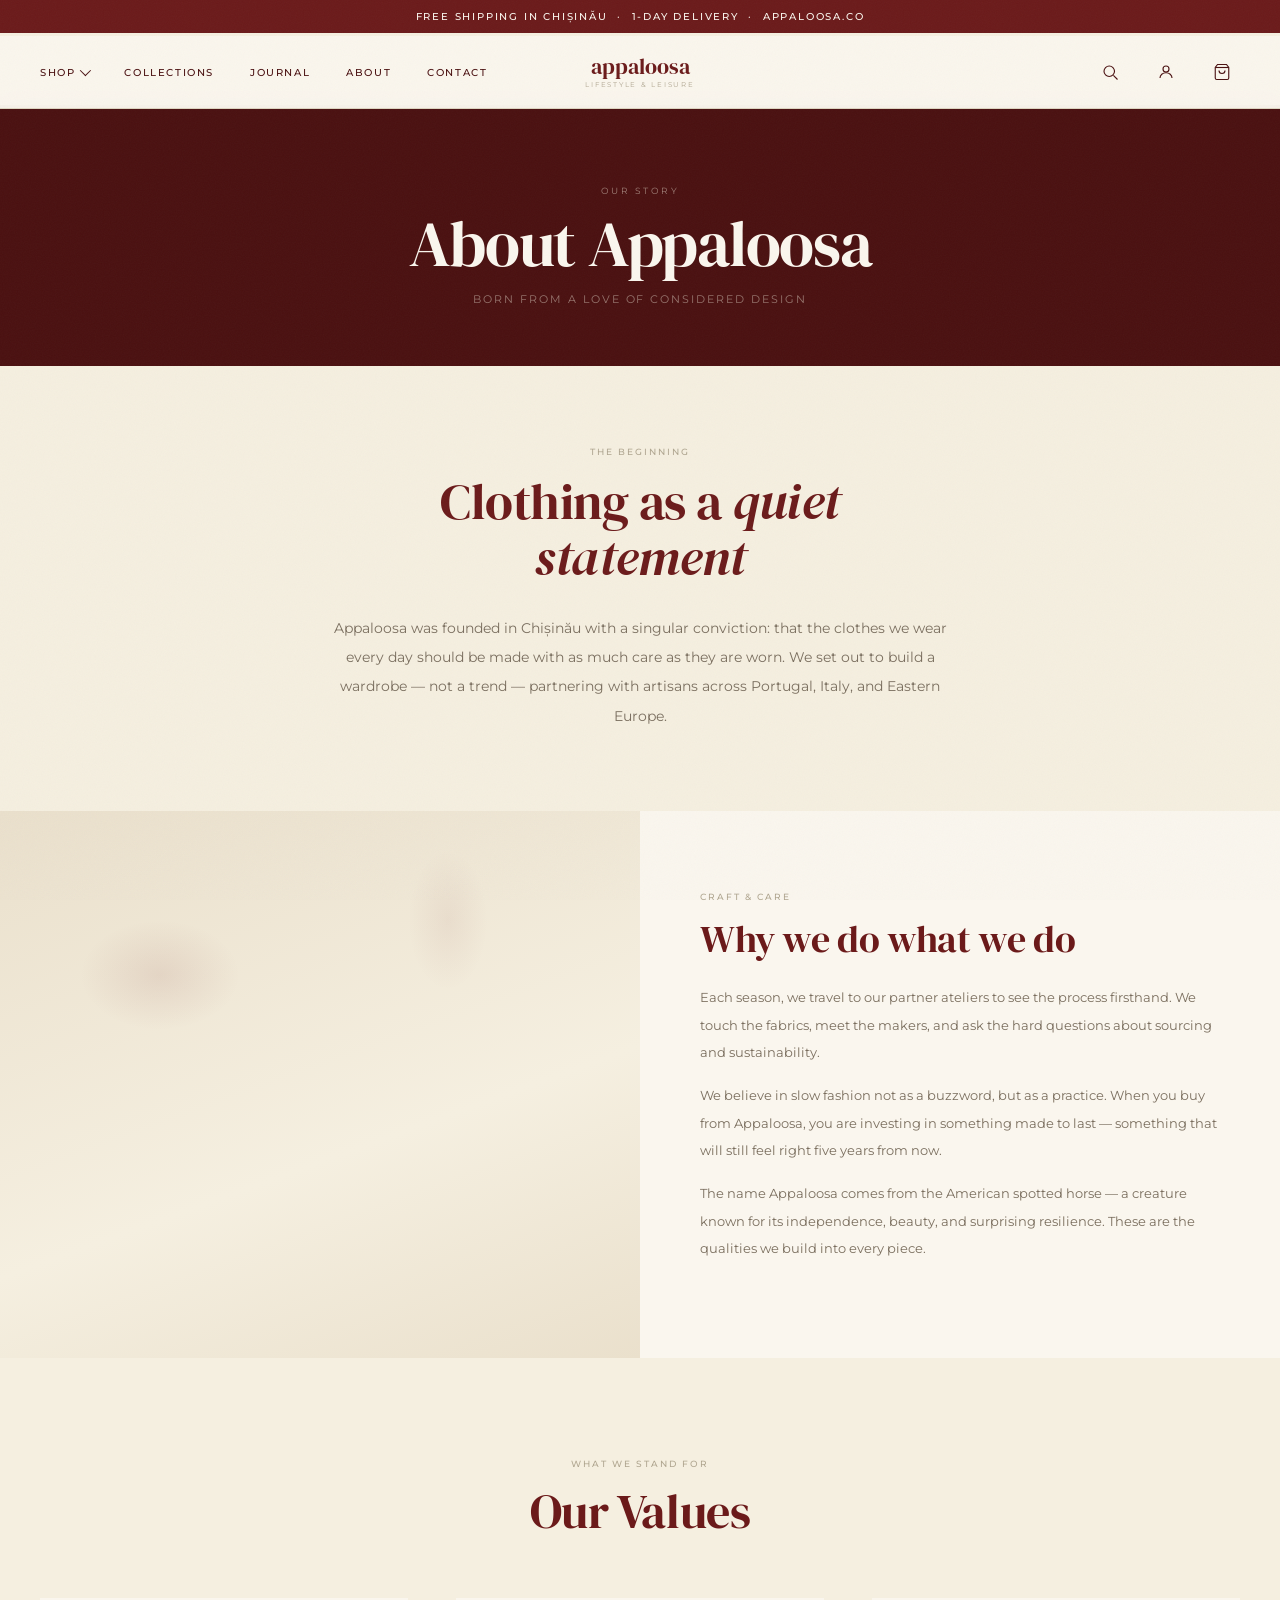
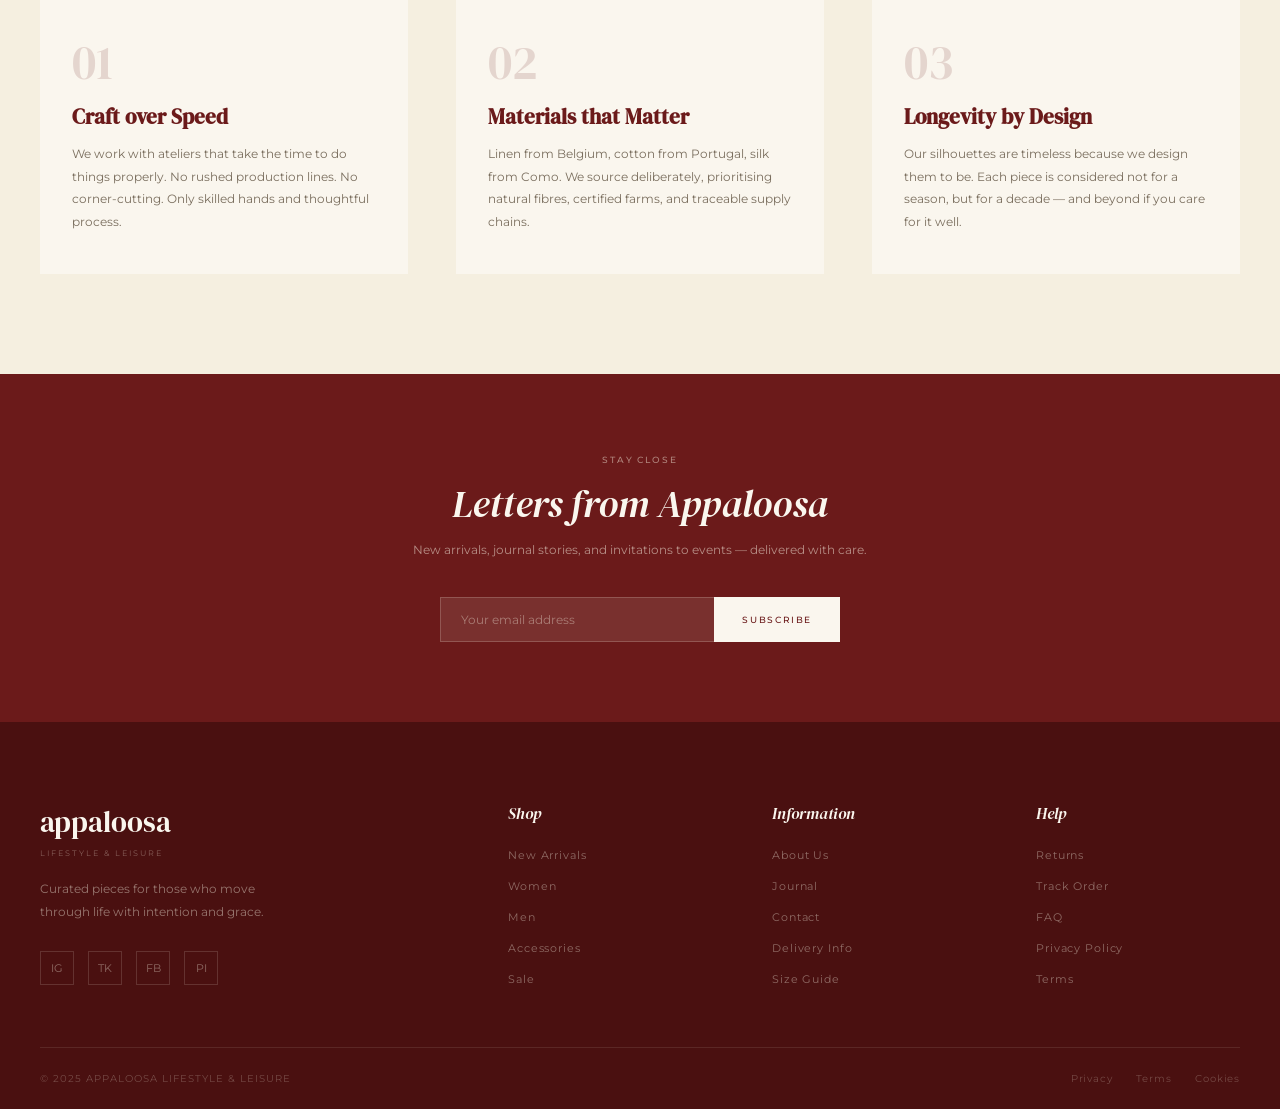
<file: about.html>
<!DOCTYPE html>
<html lang="en">
<head>
<meta charset="UTF-8">
<meta name="viewport" content="width=device-width, initial-scale=1.0">
<title>Appaloosa — About</title>
<link rel="preconnect" href="https://fonts.googleapis.com"><link rel="preconnect" href="https://fonts.gstatic.com" crossorigin><link href="https://fonts.googleapis.com/css2?family=DM+Serif+Display:ital@0;1&family=Montserrat:wght@300;400;500;600&display=swap" rel="stylesheet">
<link rel="stylesheet" href="shared.css">
</head>
<body>
<!-- =============================================
   SHARED PARTIALS — включается в каждую страницу
   Копируй этот блок в начало/конец каждого файла
   ============================================= -->

<!-- ANNOUNCEMENT BAR -->
<div class="announcement-bar">
  Free shipping in Chișinău &nbsp;·&nbsp; 1-day delivery &nbsp;·&nbsp; appaloosa.co
</div>

<!-- HEADER -->
<header class="site-header" id="siteHeader">
  <div class="header-inner">
    <nav class="header-nav">
      <div class="nav-dropdown">
        <button>Shop <span class="nav-dropdown-arrow"></span></button>
        <div class="dropdown-menu">
          <a href="shop.html?cat=new-arrivals">New Arrivals</a>
          <a href="shop.html?cat=women">Women</a>
          <a href="shop.html?cat=men">Men</a>
          <a href="shop.html?cat=accessories">Accessories</a>
          <a href="shop.html?cat=sale">Sale</a>
        </div>
      </div>
      <a href="collections.html">Collections</a>
      <a href="journal.html">Journal</a>
      <a href="about.html">About</a>
      <a href="contact.html">Contact</a>
    </nav>
    <a href="index.html" class="header-logo">
      <div>
        <div class="header-logo-text">appaloosa</div>
        <div class="header-logo-sub">Lifestyle &amp; Leisure</div>
      </div>
    </a>
    <div class="header-icons">
      <button class="header-icon-btn" onclick="openSearch()" aria-label="Search">
        <svg viewBox="0 0 24 24"><circle cx="11" cy="11" r="7"/><line x1="16.5" y1="16.5" x2="22" y2="22"/></svg>
      </button>
      <button class="header-icon-btn" aria-label="Account">
        <svg viewBox="0 0 24 24"><circle cx="12" cy="8" r="4"/><path d="M4 20c0-4 3.6-7 8-7s8 3 8 7"/></svg>
      </button>
      <button class="header-icon-btn" onclick="openCart()" aria-label="Cart">
        <svg viewBox="0 0 24 24"><path d="M6 2L3 6v14a2 2 0 002 2h14a2 2 0 002-2V6l-3-4z"/><line x1="3" y1="6" x2="21" y2="6"/><path d="M16 10a4 4 0 01-8 0"/></svg>
        <span class="cart-badge">0</span>
      </button>
      <button class="mobile-menu-btn" id="mobileMenuBtn" onclick="toggleMobileMenu()">
        <span></span><span></span><span></span>
      </button>
    </div>
  </div>
</header>

<!-- MOBILE NAV -->
<div class="mobile-nav-overlay" id="mobileNavOverlay" onclick="closeMobileMenu()"></div>
<div class="mobile-nav-drawer" id="mobileNavDrawer">
  <div class="mobile-nav-header">
    <span class="mobile-nav-logo">appaloosa</span>
    <button class="mobile-nav-close" onclick="closeMobileMenu()">✕</button>
  </div>
  <div class="mobile-nav-links">
    <button onclick="toggleMobileShop()">Shop ▾</button>
    <div class="mobile-nav-sub" id="mobileShopSub">
      <a href="shop.html?cat=new-arrivals" onclick="closeMobileMenu()">New Arrivals</a>
      <a href="shop.html?cat=women" onclick="closeMobileMenu()">Women</a>
      <a href="shop.html?cat=men" onclick="closeMobileMenu()">Men</a>
      <a href="shop.html?cat=accessories" onclick="closeMobileMenu()">Accessories</a>
      <a href="shop.html?cat=sale" onclick="closeMobileMenu()">Sale</a>
    </div>
    <div class="mobile-nav-divider"></div>
    <a href="collections.html" onclick="closeMobileMenu()">Collections</a>
    <a href="journal.html" onclick="closeMobileMenu()">Journal</a>
    <a href="about.html" onclick="closeMobileMenu()">About</a>
    <a href="contact.html" onclick="closeMobileMenu()">Contact</a>
    <div class="mobile-nav-divider"></div>
    <a href="delivery.html" onclick="closeMobileMenu()">Delivery Info</a>
    <a href="size-guide.html" onclick="closeMobileMenu()">Size Guide</a>
    <a href="returns.html" onclick="closeMobileMenu()">Returns</a>
    <a href="track-order.html" onclick="closeMobileMenu()">Track Order</a>
    <a href="faq.html" onclick="closeMobileMenu()">FAQ</a>
    <a href="privacy.html" onclick="closeMobileMenu()">Privacy Policy</a>
    <a href="terms.html" onclick="closeMobileMenu()">Terms</a>
  </div>
</div>

<!-- SEARCH OVERLAY -->
<div class="search-overlay" id="searchOverlay">
  <button class="search-close" onclick="closeSearch()">✕</button>
  <span class="search-eyebrow">What are you looking for?</span>
  <div class="search-input-wrap">
    <input type="text" class="search-input" id="searchInput" placeholder="Search products, articles…" autocomplete="off">
    <span class="search-icon"><svg viewBox="0 0 24 24"><circle cx="11" cy="11" r="7"/><line x1="16.5" y1="16.5" x2="22" y2="22"/></svg></span>
  </div>
  <div class="search-results" id="searchResults"></div>
  <div class="search-popular" id="searchPopular">
    <span class="search-popular-label">Popular</span>
    <div class="search-popular-tags">
      <button class="search-tag" onclick="document.getElementById('searchInput').value='linen';runSearch('linen')">Linen</button>
      <button class="search-tag" onclick="document.getElementById('searchInput').value='accessories';runSearch('accessories')">Accessories</button>
      <button class="search-tag" onclick="document.getElementById('searchInput').value='new arrivals';runSearch('new arrivals')">New Arrivals</button>
      <button class="search-tag" onclick="document.getElementById('searchInput').value='sale';runSearch('sale')">Sale</button>
      <button class="search-tag" onclick="document.getElementById('searchInput').value='jacket';runSearch('jacket')">Jacket</button>
    </div>
  </div>
</div>

<!-- CART DRAWER -->
<div class="cart-overlay" id="cartOverlay" onclick="closeCart()"></div>
<div class="cart-drawer" id="cartDrawer">
  <div class="cart-drawer-header">
    <div>
      <div class="cart-drawer-title">Your Cart</div>
      <div class="cart-drawer-count" id="cartCount">0 items</div>
    </div>
    <button class="cart-drawer-close" onclick="closeCart()">✕</button>
  </div>
  <div class="cart-drawer-items" id="cartItems"></div>
  <div class="cart-drawer-footer" id="cartFooter">
    <div class="cart-subtotal">
      <span class="cart-subtotal-label">Subtotal</span>
      <span class="cart-subtotal-val" id="cartTotal">€0</span>
    </div>
    <p class="cart-note">Taxes included. Free delivery in Chișinău.</p>
    <button class="cart-checkout-btn">Proceed to Checkout</button>
    <button class="cart-continue" onclick="closeCart()">Continue Shopping</button>
  </div>
</div>

<!-- PRODUCT MODAL -->
<div class="product-modal" id="productModal">
  <div class="product-modal-overlay" onclick="closeProductModal()"></div>
  <div class="product-modal-panel">
    <div class="product-modal-gallery" id="modalGallery">
      <button class="product-modal-close" onclick="closeProductModal()">✕</button>
      <div class="gallery-slides-wrapper" id="gallerySlides">
        <div class="gallery-slide"><div class="gallery-slide-num">01</div><div class="gallery-slide-label">Front View</div></div>
        <div class="gallery-slide"><div class="gallery-slide-num">02</div><div class="gallery-slide-label">Detail</div></div>
        <div class="gallery-slide"><div class="gallery-slide-num">03</div><div class="gallery-slide-label">Back View</div></div>
      </div>
      <button class="gallery-arrow gallery-arrow--prev" onclick="slideGallery(-1)">&#8592;</button>
      <button class="gallery-arrow gallery-arrow--next" onclick="slideGallery(1)">&#8594;</button>
      <div class="product-modal-thumbs" id="galleryDots">
        <button class="product-modal-thumb active" onclick="goToSlide(0)"></button>
        <button class="product-modal-thumb" onclick="goToSlide(1)"></button>
        <button class="product-modal-thumb" onclick="goToSlide(2)"></button>
      </div>
    </div>
    <div class="product-modal-body">
      <div class="modal-breadcrumb">Appaloosa</div>
      <h2 class="modal-title" id="modalTitle">Product</h2>
      <div class="modal-price" id="modalPrice"></div>
      <hr class="modal-divider">
      <div id="modalColorsWrap">
        <span class="modal-option-label">Colour — <strong id="modalColorName"></strong></span>
        <div class="modal-colors" id="modalColors"></div>
      </div>
      <div id="modalSizesWrap">
        <span class="modal-option-label">Size</span>
        <div class="modal-sizes" id="modalSizes"></div>
      </div>
      <button class="modal-add-to-cart" onclick="addToCartFromModal()">Add to Cart</button>
      <hr class="modal-divider">
      <p class="modal-desc">A timeless piece crafted from premium materials. Relaxed fit with a refined silhouette — designed to move with you through every moment of the day.</p>
      <div class="modal-details">
        <div class="modal-detail-row"><span class="modal-detail-key">Material</span><span class="modal-detail-val">100% Premium Cotton</span></div>
        <div class="modal-detail-row"><span class="modal-detail-key">Fit</span><span class="modal-detail-val">Relaxed, slightly oversized</span></div>
        <div class="modal-detail-row"><span class="modal-detail-key">Care</span><span class="modal-detail-val">Machine wash 30°C, lay flat to dry</span></div>
        <div class="modal-detail-row"><span class="modal-detail-key">Origin</span><span class="modal-detail-val">Made in Portugal</span></div>
        <div class="modal-detail-row"><span class="modal-detail-key">Delivery</span><span class="modal-detail-val">1-day delivery in Chișinău</span></div>
      </div>
    </div>
  </div>
</div>

<!-- =============================================
   FULL FOOTER
   ============================================= -->
<footer class="site-footer">
  <div class="container">
    <div class="footer-grid">
      <div class="footer-brand">
        <span class="footer-logo-text">appaloosa</span>
        <span class="footer-logo-sub">Lifestyle &amp; Leisure</span>
        <p class="footer-tagline">Curated pieces for those who move through life with intention and grace.</p>
        <div class="footer-social">
          <a href="#" aria-label="Instagram">IG</a>
          <a href="#" aria-label="TikTok">TK</a>
          <a href="#" aria-label="Facebook">FB</a>
          <a href="#" aria-label="Pinterest">PI</a>
        </div>
      </div>
      <div class="footer-col">
        <span class="footer-col-title">Shop</span>
        <ul>
          <li><a href="shop.html?cat=new-arrivals">New Arrivals</a></li>
          <li><a href="shop.html?cat=women">Women</a></li>
          <li><a href="shop.html?cat=men">Men</a></li>
          <li><a href="shop.html?cat=accessories">Accessories</a></li>
          <li><a href="shop.html?cat=sale">Sale</a></li>
        </ul>
      </div>
      <div class="footer-col">
        <span class="footer-col-title">Information</span>
        <ul>
          <li><a href="about.html">About Us</a></li>
          <li><a href="journal.html">Journal</a></li>
          <li><a href="contact.html">Contact</a></li>
          <li><a href="delivery.html">Delivery Info</a></li>
          <li><a href="size-guide.html">Size Guide</a></li>
        </ul>
      </div>
      <div class="footer-col">
        <span class="footer-col-title">Help</span>
        <ul>
          <li><a href="returns.html">Returns</a></li>
          <li><a href="track-order.html">Track Order</a></li>
          <li><a href="faq.html">FAQ</a></li>
          <li><a href="privacy.html">Privacy Policy</a></li>
          <li><a href="terms.html">Terms</a></li>
        </ul>
      </div>
    </div>
    <div class="footer-bottom">
      <span class="footer-copy">© 2025 Appaloosa Lifestyle &amp; Leisure</span>
      <div class="footer-legal">
        <a href="privacy.html">Privacy</a>
        <a href="terms.html">Terms</a>
        <a href="cookies.html">Cookies</a>
      </div>
    </div>
  </div>
</footer>

<div class="page-content">

  <div class="page-hero">
    <span class="page-hero-eyebrow">Our Story</span>
    <h1 class="page-hero-title">About Appaloosa</h1>
    <p class="page-hero-sub">Born from a love of considered design</p>
  </div>
  <div class="about-page-intro">
    <span class="eyebrow">The Beginning</span>
    <h2 class="section-title">Clothing as a <em>quiet statement</em></h2>
    <p>Appaloosa was founded in Chișinău with a singular conviction: that the clothes we wear every day should be made with as much care as they are worn. We set out to build a wardrobe — not a trend — partnering with artisans across Portugal, Italy, and Eastern Europe.</p>
  </div>
  <div class="about-full-grid">
    <div class="about-full-img"></div>
    <div class="about-full-text">
      <span class="eyebrow">Craft &amp; Care</span>
      <h2 class="section-title">Why we do what we do</h2>
      <p>Each season, we travel to our partner ateliers to see the process firsthand. We touch the fabrics, meet the makers, and ask the hard questions about sourcing and sustainability.</p>
      <p>We believe in slow fashion not as a buzzword, but as a practice. When you buy from Appaloosa, you are investing in something made to last — something that will still feel right five years from now.</p>
      <p>The name Appaloosa comes from the American spotted horse — a creature known for its independence, beauty, and surprising resilience. These are the qualities we build into every piece.</p>
    </div>
  </div>
  <section class="about-values">
    <div class="container">
      <div style="text-align:center"><span class="eyebrow">What we stand for</span><h2 class="section-title" style="font-size:clamp(2rem,4vw,3rem)">Our Values</h2></div>
      <div class="about-values-grid">
        <div class="about-value-card"><span class="about-value-num">01</span><h3 class="about-value-title">Craft over Speed</h3><p class="about-value-body">We work with ateliers that take the time to do things properly. No rushed production lines. No corner-cutting. Only skilled hands and thoughtful process.</p></div>
        <div class="about-value-card"><span class="about-value-num">02</span><h3 class="about-value-title">Materials that Matter</h3><p class="about-value-body">Linen from Belgium, cotton from Portugal, silk from Como. We source deliberately, prioritising natural fibres, certified farms, and traceable supply chains.</p></div>
        <div class="about-value-card"><span class="about-value-num">03</span><h3 class="about-value-title">Longevity by Design</h3><p class="about-value-body">Our silhouettes are timeless because we design them to be. Each piece is considered not for a season, but for a decade — and beyond if you care for it well.</p></div>
      </div>
    </div>
  </section>
  <section class="newsletter-section">
    <div class="container">
      <div class="newsletter-inner">
        <span class="newsletter-eyebrow">Stay close</span>
        <h2 class="newsletter-title">Letters from Appaloosa</h2>
        <p class="newsletter-subtitle">New arrivals, journal stories, and invitations to events — delivered with care.</p>
        <div class="newsletter-form">
          <input type="email" class="newsletter-input" placeholder="Your email address">
          <button class="newsletter-btn">Subscribe</button>
        </div>
      </div>
    </div>
  </section>

</div>
<script src="shared.js"></script>

</body>
</html>
</file>
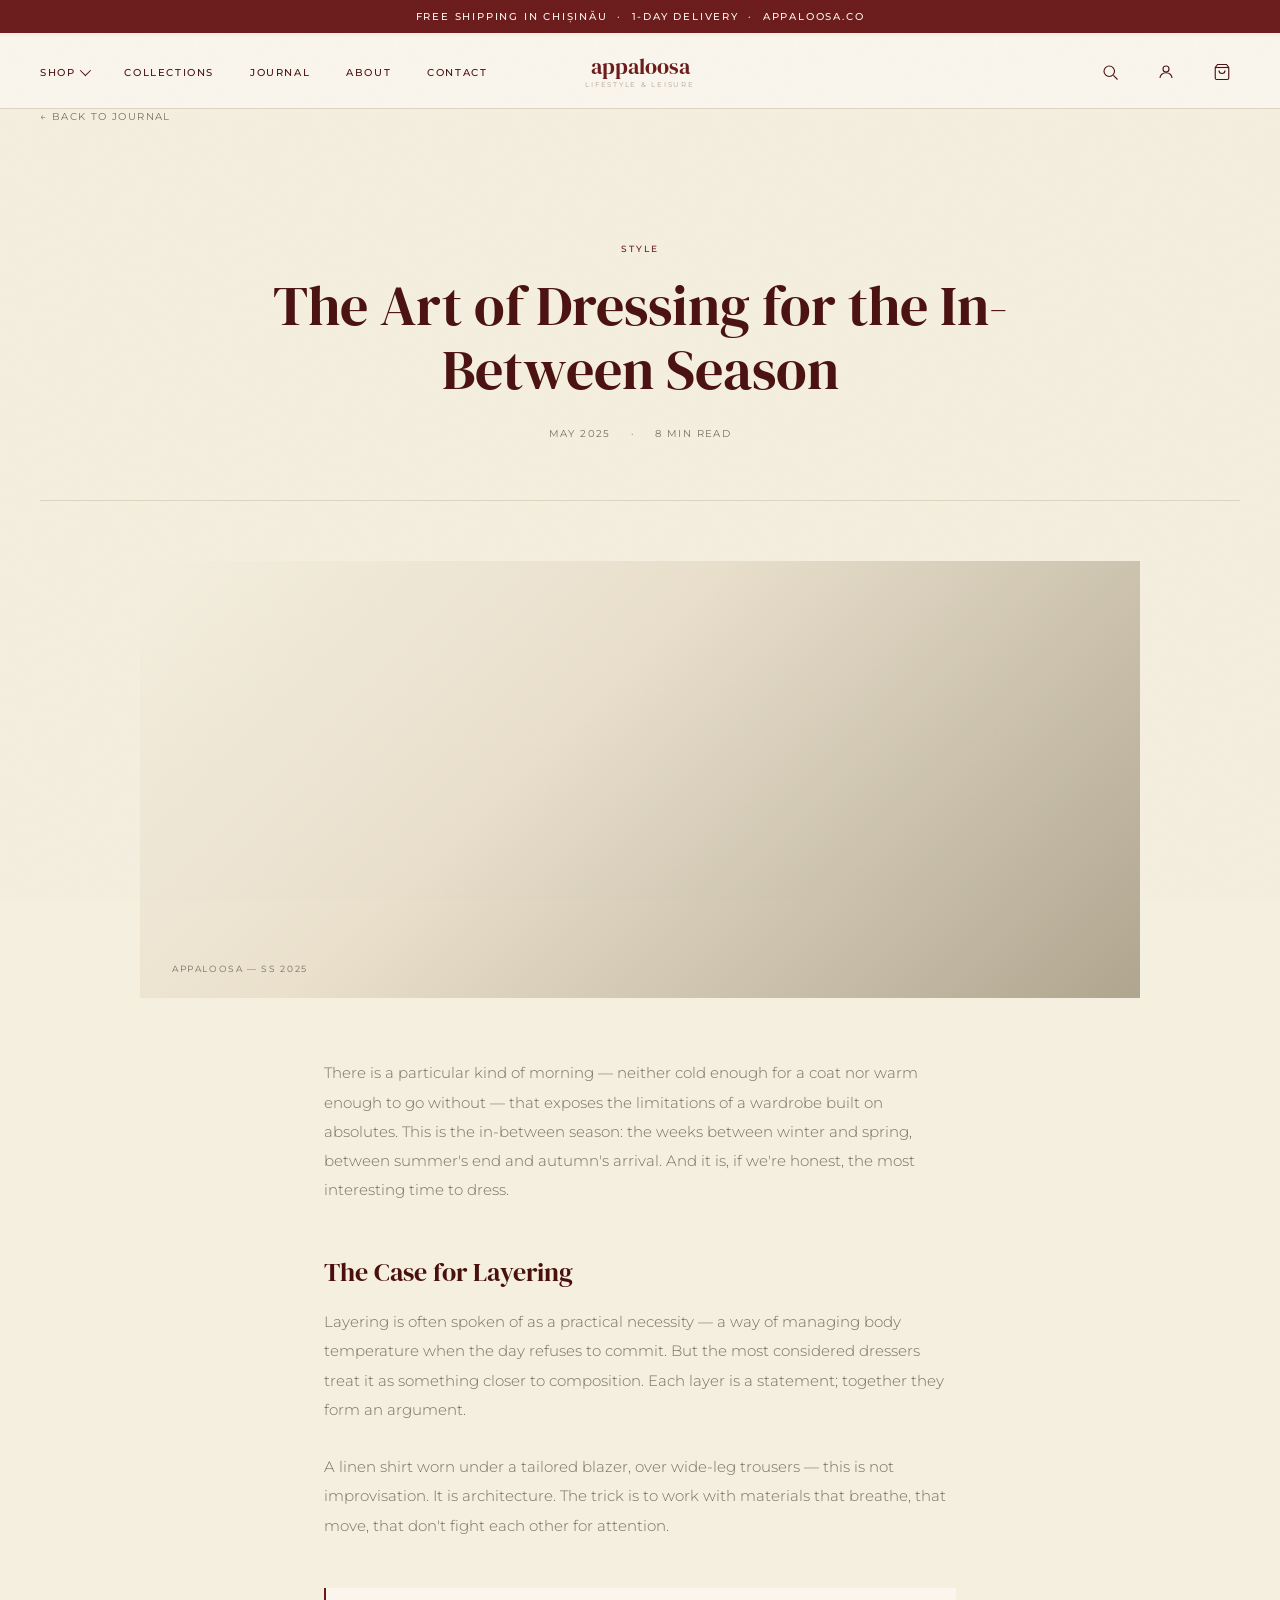
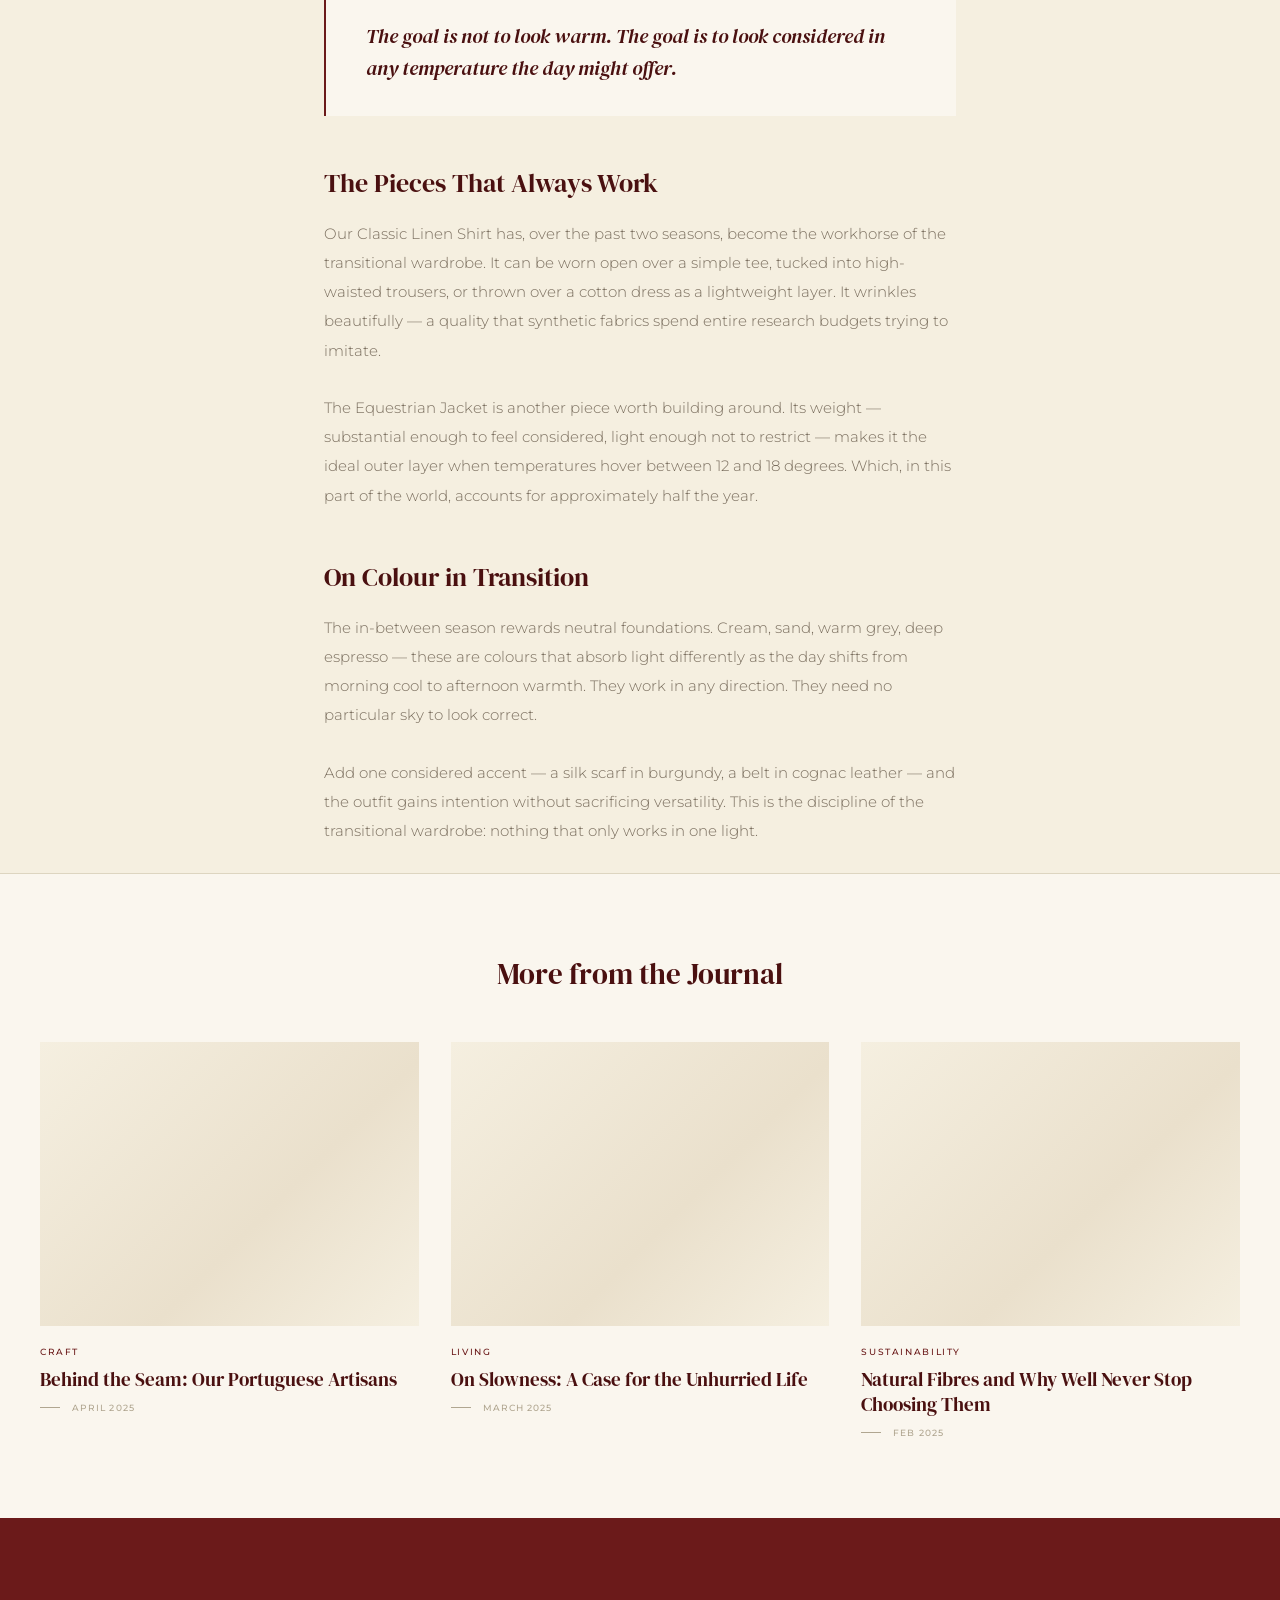
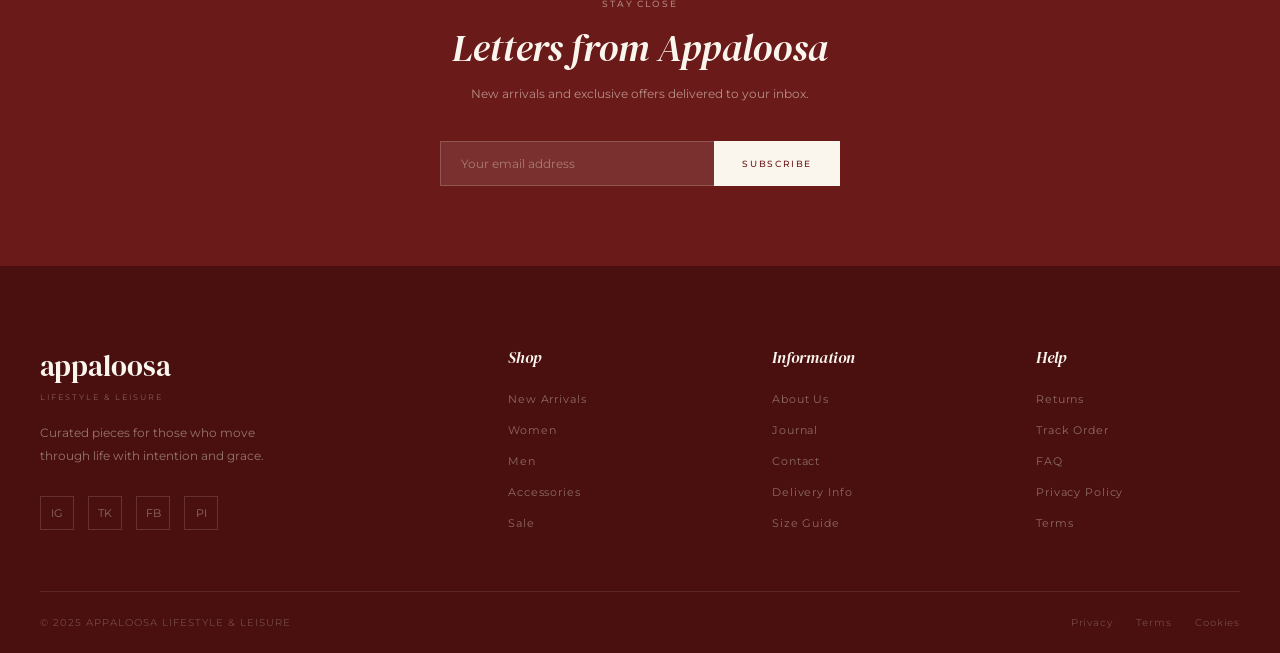
<file: article.html>
<!DOCTYPE html>
<html lang="en">
<head>
<meta charset="UTF-8">
<meta name="viewport" content="width=device-width, initial-scale=1.0">
<title>Appaloosa — Journal</title>
<link rel="preconnect" href="https://fonts.googleapis.com"><link rel="preconnect" href="https://fonts.gstatic.com" crossorigin><link href="https://fonts.googleapis.com/css2?family=DM+Serif+Display:ital@0;1&family=Montserrat:wght@300;400;500;600&display=swap" rel="stylesheet">
<link rel="stylesheet" href="shared.css">
<style>
  .article-hero {
    padding: 80px 0 60px;
    text-align: center;
    border-bottom: 1px solid var(--border);
  }
  .article-hero-eyebrow {
    font-family: var(--font-sans);
    font-size: 9px;
    letter-spacing: 0.22em;
    text-transform: uppercase;
    color: var(--burgundy);
    font-weight: 500;
    display: block;
    margin-bottom: 20px;
  }
  .article-hero-title {
    font-family: var(--font-serif);
    font-size: clamp(2rem, 5vw, 3.5rem);
    font-weight: 400;
    color: var(--burgundy-dark);
    line-height: 1.15;
    max-width: 760px;
    margin: 0 auto 24px;
  }
  .article-hero-meta {
    font-family: var(--font-sans);
    font-size: 10px;
    letter-spacing: 0.14em;
    text-transform: uppercase;
    color: var(--text-muted);
    display: flex;
    align-items: center;
    justify-content: center;
    gap: 20px;
  }
  .article-hero-meta span::before {
    content: '·';
    margin-right: 20px;
  }
  .article-hero-meta span:first-child::before { content: none; }
  .article-cover {
    width: 100%;
    max-width: 1000px;
    margin: 60px auto;
    aspect-ratio: 16/7;
    background: var(--cream-dark);
    position: relative;
    overflow: hidden;
  }
  .article-cover::before {
    content: '';
    position: absolute;
    inset: 0;
    background: linear-gradient(135deg, var(--cream) 0%, var(--cream-dark) 40%, var(--warm-gray) 100%);
  }
  .article-cover-label {
    position: absolute;
    bottom: 24px;
    left: 32px;
    font-family: var(--font-sans);
    font-size: 9px;
    letter-spacing: 0.18em;
    text-transform: uppercase;
    color: var(--text-muted);
  }
  .article-body {
    max-width: 680px;
    margin: 0 auto;
    padding: 0 24px 80px;
  }
  .article-body p {
    font-family: var(--font-sans);
    font-size: 15px;
    line-height: 1.95;
    color: var(--text-muted);
    margin-bottom: 28px;
    font-weight: 300;
  }
  .article-body h2 {
    font-family: var(--font-serif);
    font-size: 1.6rem;
    font-weight: 400;
    color: var(--burgundy-dark);
    margin: 52px 0 20px;
    line-height: 1.2;
  }
  .article-body blockquote {
    margin: 48px 0;
    padding: 32px 40px;
    border-left: 2px solid var(--burgundy);
    background: var(--parchment);
  }
  .article-body blockquote p {
    font-family: var(--font-serif);
    font-size: 1.25rem;
    line-height: 1.6;
    color: var(--burgundy-dark);
    font-style: italic;
    margin: 0;
  }
  .article-back {
    display: inline-flex;
    align-items: center;
    gap: 10px;
    font-family: var(--font-sans);
    font-size: 10px;
    letter-spacing: 0.14em;
    text-transform: uppercase;
    color: var(--text-muted);
    margin-bottom: 40px;
    transition: color 0.2s;
    cursor: pointer;
    text-decoration: none;
  }
  .article-back:hover { color: var(--burgundy); }
  .article-related {
    background: var(--parchment);
    padding: 80px 0;
    border-top: 1px solid var(--border);
  }
  .article-related-title {
    font-family: var(--font-serif);
    font-size: 1.8rem;
    font-weight: 400;
    color: var(--burgundy-dark);
    text-align: center;
    margin-bottom: 48px;
  }
  .article-related-grid {
    display: grid;
    grid-template-columns: repeat(3, 1fr);
    gap: 32px;
  }
  @media (max-width: 768px) {
    .article-cover { margin: 40px auto; }
    .article-body { padding: 0 16px 60px; }
    .article-related-grid { grid-template-columns: 1fr; gap: 24px; }
    .article-hero { padding: 60px 16px 40px; }
    .article-body blockquote { padding: 24px 20px; }
  }
</style>
</head>
<body>

<!-- ANNOUNCEMENT BAR --> 
<div class="announcement-bar">
  Free shipping in Chișinău &nbsp;·&nbsp; 1-day delivery &nbsp;·&nbsp; appaloosa.co
</div>
 
<!-- HEADER -->
<header class="site-header" id="siteHeader">
  <div class="header-inner">
    <nav class="header-nav">
      <div class="nav-dropdown">
        <button>Shop <span class="nav-dropdown-arrow"></span></button>
        <div class="dropdown-menu">
          <a href="shop.html?cat=new-arrivals">New Arrivals</a>
          <a href="shop.html?cat=women">Women</a>
          <a href="shop.html?cat=men">Men</a>
          <a href="shop.html?cat=accessories">Accessories</a>
          <a href="shop.html?cat=sale">Sale</a>
        </div>
      </div>
      <a href="collections.html">Collections</a>
      <a href="journal.html">Journal</a>
      <a href="about.html">About</a>
      <a href="contact.html">Contact</a>
    </nav>
    <a href="index.html" class="header-logo">
      <div>
        <div class="header-logo-text">appaloosa</div>
        <div class="header-logo-sub">Lifestyle &amp; Leisure</div>
      </div>
    </a>
    <div class="header-icons">
      <button class="header-icon-btn" onclick="openSearch()" aria-label="Search">
        <svg viewBox="0 0 24 24"><circle cx="11" cy="11" r="7"/><line x1="16.5" y1="16.5" x2="22" y2="22"/></svg>
      </button>
      <button class="header-icon-btn" aria-label="Account">
        <svg viewBox="0 0 24 24"><circle cx="12" cy="8" r="4"/><path d="M4 20c0-4 3.6-7 8-7s8 3 8 7"/></svg>
      </button>
      <button class="header-icon-btn" onclick="openCart()" aria-label="Cart">
        <svg viewBox="0 0 24 24"><path d="M6 2L3 6v14a2 2 0 002 2h14a2 2 0 002-2V6l-3-4z"/><line x1="3" y1="6" x2="21" y2="6"/><path d="M16 10a4 4 0 01-8 0"/></svg>
        <span class="cart-badge">0</span>
      </button>
      <button class="mobile-menu-btn" id="mobileMenuBtn" onclick="toggleMobileMenu()">
        <span></span><span></span><span></span>
      </button>
    </div>
  </div>
</header>

<!-- MOBILE NAV -->
<div class="mobile-nav-overlay" id="mobileNavOverlay" onclick="closeMobileMenu()"></div>
<div class="mobile-nav-drawer" id="mobileNavDrawer">
  <div class="mobile-nav-header">
    <span class="mobile-nav-logo">appaloosa</span>
    <button class="mobile-nav-close" onclick="closeMobileMenu()">✕</button>
  </div>
  <div class="mobile-nav-links">
    <button onclick="toggleMobileShop()">Shop ▾</button>
    <div class="mobile-nav-sub" id="mobileShopSub">
      <a href="shop.html?cat=new-arrivals" onclick="closeMobileMenu()">New Arrivals</a>
      <a href="shop.html?cat=women" onclick="closeMobileMenu()">Women</a>
      <a href="shop.html?cat=men" onclick="closeMobileMenu()">Men</a>
      <a href="shop.html?cat=accessories" onclick="closeMobileMenu()">Accessories</a>
      <a href="shop.html?cat=sale" onclick="closeMobileMenu()">Sale</a>
    </div>
    <div class="mobile-nav-divider"></div>
    <a href="collections.html" onclick="closeMobileMenu()">Collections</a>
    <a href="journal.html" onclick="closeMobileMenu()">Journal</a>
    <a href="about.html" onclick="closeMobileMenu()">About</a>
    <a href="contact.html" onclick="closeMobileMenu()">Contact</a>
    <div class="mobile-nav-divider"></div>
    <a href="delivery.html" onclick="closeMobileMenu()">Delivery Info</a>
    <a href="size-guide.html" onclick="closeMobileMenu()">Size Guide</a>
    <a href="returns.html" onclick="closeMobileMenu()">Returns</a>
    <a href="track-order.html" onclick="closeMobileMenu()">Track Order</a>
    <a href="faq.html" onclick="closeMobileMenu()">FAQ</a>
    <a href="privacy.html" onclick="closeMobileMenu()">Privacy Policy</a>
    <a href="terms.html" onclick="closeMobileMenu()">Terms</a>
  </div>
</div>

<!-- SEARCH OVERLAY -->
<div class="search-overlay" id="searchOverlay">
  <button class="search-close" onclick="closeSearch()">✕</button>
  <span class="search-eyebrow">What are you looking for?</span>
  <div class="search-input-wrap">
    <input type="text" class="search-input" id="searchInput" placeholder="Search products, articles…" autocomplete="off">
    <span class="search-icon"><svg viewBox="0 0 24 24"><circle cx="11" cy="11" r="7"/><line x1="16.5" y1="16.5" x2="22" y2="22"/></svg></span>
  </div>
  <div class="search-results" id="searchResults"></div>
  <div class="search-popular" id="searchPopular">
    <span class="search-popular-label">Popular</span>
    <div class="search-popular-tags">
      <button class="search-tag" onclick="document.getElementById('searchInput').value='linen';runSearch('linen')">Linen</button>
      <button class="search-tag" onclick="document.getElementById('searchInput').value='accessories';runSearch('accessories')">Accessories</button>
      <button class="search-tag" onclick="document.getElementById('searchInput').value='new arrivals';runSearch('new arrivals')">New Arrivals</button>
      <button class="search-tag" onclick="document.getElementById('searchInput').value='sale';runSearch('sale')">Sale</button>
      <button class="search-tag" onclick="document.getElementById('searchInput').value='jacket';runSearch('jacket')">Jacket</button>
    </div>
  </div>
</div>

<!-- CART DRAWER -->
<div class="cart-overlay" id="cartOverlay" onclick="closeCart()"></div>
<div class="cart-drawer" id="cartDrawer">
  <div class="cart-drawer-header">
    <div>
      <div class="cart-drawer-title">Your Cart</div>
      <div class="cart-drawer-count" id="cartCount">0 items</div>
    </div>
    <button class="cart-drawer-close" onclick="closeCart()">✕</button>
  </div>
  <div class="cart-drawer-items" id="cartItems"></div>
  <div class="cart-drawer-footer" id="cartFooter">
    <div class="cart-subtotal">
      <span class="cart-subtotal-label">Subtotal</span>
      <span class="cart-subtotal-val" id="cartTotal">€0</span>
    </div>
    <p class="cart-note">Taxes included. Free delivery in Chișinău.</p>
    <button class="cart-checkout-btn">Proceed to Checkout</button>
    <button class="cart-continue" onclick="closeCart()">Continue Shopping</button>
  </div>
</div>

<!-- PRODUCT MODAL -->
<div class="product-modal" id="productModal">
  <div class="product-modal-overlay" onclick="closeProductModal()"></div>
  <div class="product-modal-panel">
    <div class="product-modal-gallery" id="modalGallery">
      <button class="product-modal-close" onclick="closeProductModal()">✕</button>
      <div class="gallery-slides-wrapper" id="gallerySlides">
        <div class="gallery-slide"><div class="gallery-slide-num">01</div><div class="gallery-slide-label">Front View</div></div>
        <div class="gallery-slide"><div class="gallery-slide-num">02</div><div class="gallery-slide-label">Detail</div></div>
        <div class="gallery-slide"><div class="gallery-slide-num">03</div><div class="gallery-slide-label">Back View</div></div>
      </div>
      <button class="gallery-arrow gallery-arrow--prev" onclick="slideGallery(-1)">&#8592;</button>
      <button class="gallery-arrow gallery-arrow--next" onclick="slideGallery(1)">&#8594;</button>
      <div class="product-modal-thumbs" id="galleryDots">
        <button class="product-modal-thumb active" onclick="goToSlide(0)"></button>
        <button class="product-modal-thumb" onclick="goToSlide(1)"></button>
        <button class="product-modal-thumb" onclick="goToSlide(2)"></button>
      </div>
    </div>
    <div class="product-modal-body">
      <div class="modal-breadcrumb">Appaloosa</div>
      <h2 class="modal-title" id="modalTitle">Product</h2>
      <div class="modal-price" id="modalPrice"></div>
      <hr class="modal-divider">
      <div id="modalColorsWrap">
        <span class="modal-option-label">Colour — <strong id="modalColorName"></strong></span>
        <div class="modal-colors" id="modalColors"></div>
      </div>
      <div id="modalSizesWrap">
        <span class="modal-option-label">Size</span>
        <div class="modal-sizes" id="modalSizes"></div>
      </div>
      <button class="modal-add-to-cart" onclick="addToCartFromModal()">Add to Cart</button>
      <hr class="modal-divider">
      <p class="modal-desc">A timeless piece crafted from premium materials. Relaxed fit with a refined silhouette — designed to move with you through every moment of the day.</p>
      <div class="modal-details">
        <div class="modal-detail-row"><span class="modal-detail-key">Material</span><span class="modal-detail-val">100% Premium Cotton</span></div>
        <div class="modal-detail-row"><span class="modal-detail-key">Fit</span><span class="modal-detail-val">Relaxed, slightly oversized</span></div>
        <div class="modal-detail-row"><span class="modal-detail-key">Care</span><span class="modal-detail-val">Machine wash 30°C, lay flat to dry</span></div>
        <div class="modal-detail-row"><span class="modal-detail-key">Origin</span><span class="modal-detail-val">Made in Portugal</span></div>
        <div class="modal-detail-row"><span class="modal-detail-key">Delivery</span><span class="modal-detail-val">1-day delivery in Chișinău</span></div>
      </div>
    </div>
  </div>
</div>

<!-- FOOTER -->
<footer class="site-footer">
  <div class="container">
    <div class="footer-grid">
      <div class="footer-brand">
        <span class="footer-logo-text">appaloosa</span>
        <span class="footer-logo-sub">Lifestyle &amp; Leisure</span>
        <p class="footer-tagline">Curated pieces for those who move through life with intention and grace.</p>
        <div class="footer-social">
          <a href="#" aria-label="Instagram">IG</a>
          <a href="#" aria-label="TikTok">TK</a>
          <a href="#" aria-label="Facebook">FB</a>
          <a href="#" aria-label="Pinterest">PI</a>
        </div>
      </div>
      <div class="footer-col">
        <span class="footer-col-title">Shop</span>
        <ul>
          <li><a href="shop.html?cat=new-arrivals">New Arrivals</a></li>
          <li><a href="shop.html?cat=women">Women</a></li>
          <li><a href="shop.html?cat=men">Men</a></li>
          <li><a href="shop.html?cat=accessories">Accessories</a></li>
          <li><a href="shop.html?cat=sale">Sale</a></li>
        </ul>
      </div>
      <div class="footer-col">
        <span class="footer-col-title">Information</span>
        <ul>
          <li><a href="about.html">About Us</a></li>
          <li><a href="journal.html">Journal</a></li>
          <li><a href="contact.html">Contact</a></li>
          <li><a href="delivery.html">Delivery Info</a></li>
          <li><a href="size-guide.html">Size Guide</a></li>
        </ul>
      </div>
      <div class="footer-col">
        <span class="footer-col-title">Help</span>
        <ul>
          <li><a href="returns.html">Returns</a></li>
          <li><a href="track-order.html">Track Order</a></li>
          <li><a href="faq.html">FAQ</a></li>
          <li><a href="privacy.html">Privacy Policy</a></li>
          <li><a href="terms.html">Terms</a></li>
        </ul>
      </div>
    </div>
    <div class="footer-bottom">
      <span class="footer-copy">© 2025 Appaloosa Lifestyle &amp; Leisure</span>
      <div class="footer-legal">
        <a href="privacy.html">Privacy</a>
        <a href="terms.html">Terms</a>
        <a href="cookies.html">Cookies</a>
      </div>
    </div>
  </div>
</footer>

<div class="page-content">
  <div class="container">

    <!-- Back link -->
    <a href="journal.html" class="article-back">← Back to Journal</a>

    <!-- Hero — filled by JS -->
    <div class="article-hero" id="articleHero">
      <span class="article-hero-eyebrow" id="articleTag"></span>
      <h1 class="article-hero-title" id="articleTitle">Loading…</h1>
      <div class="article-hero-meta">
        <span id="articleDate"></span>
        <span id="articleRead"></span>
      </div>
    </div>

  </div>

  <!-- Cover image -->
  <div class="article-cover container">
    <span class="article-cover-label">Appaloosa — SS 2025</span>
  </div>

  <!-- Article body — filled by JS -->
  <div class="article-body" id="articleBody" style="max-width:680px;margin:0 auto;padding:0 24px;"></div>

  <!-- Related articles -->
  <section class="article-related">
    <div class="container">
      <h2 class="article-related-title">More from the Journal</h2>
      <div class="article-related-grid" id="relatedGrid"></div>
    </div>
  </section>

  <!-- Newsletter -->
  <section class="newsletter-section">
    <div class="container">
      <div class="newsletter-inner">
        <span class="newsletter-eyebrow">Stay close</span>
        <h2 class="newsletter-title">Letters from Appaloosa</h2>
        <p class="newsletter-subtitle">New arrivals and exclusive offers delivered to your inbox.</p>
        <div class="newsletter-form">
          <input type="email" class="newsletter-input" placeholder="Your email address">
          <button class="newsletter-btn">Subscribe</button>
        </div>
      </div>
    </div>
  </section>

</div>

<script src="shared.js"></script>
<script>
// ---- ARTICLE CONTENT DATABASE ----
const articleContent = {
  'in-between-season': {
    readTime: '8 min read',
    body: `
      <p>There is a particular kind of morning — neither cold enough for a coat nor warm enough to go without — that exposes the limitations of a wardrobe built on absolutes. This is the in-between season: the weeks between winter and spring, between summer's end and autumn's arrival. And it is, if we're honest, the most interesting time to dress.</p>
      <h2>The Case for Layering</h2>
      <p>Layering is often spoken of as a practical necessity — a way of managing body temperature when the day refuses to commit. But the most considered dressers treat it as something closer to composition. Each layer is a statement; together they form an argument.</p>
      <p>A linen shirt worn under a tailored blazer, over wide-leg trousers — this is not improvisation. It is architecture. The trick is to work with materials that breathe, that move, that don't fight each other for attention.</p>
      <blockquote><p>The goal is not to look warm. The goal is to look considered in any temperature the day might offer.</p></blockquote>
      <h2>The Pieces That Always Work</h2>
      <p>Our Classic Linen Shirt has, over the past two seasons, become the workhorse of the transitional wardrobe. It can be worn open over a simple tee, tucked into high-waisted trousers, or thrown over a cotton dress as a lightweight layer. It wrinkles beautifully — a quality that synthetic fabrics spend entire research budgets trying to imitate.</p>
      <p>The Equestrian Jacket is another piece worth building around. Its weight — substantial enough to feel considered, light enough not to restrict — makes it the ideal outer layer when temperatures hover between 12 and 18 degrees. Which, in this part of the world, accounts for approximately half the year.</p>
      <h2>On Colour in Transition</h2>
      <p>The in-between season rewards neutral foundations. Cream, sand, warm grey, deep espresso — these are colours that absorb light differently as the day shifts from morning cool to afternoon warmth. They work in any direction. They need no particular sky to look correct.</p>
      <p>Add one considered accent — a silk scarf in burgundy, a belt in cognac leather — and the outfit gains intention without sacrificing versatility. This is the discipline of the transitional wardrobe: nothing that only works in one light.</p>
    `
  },
  'portuguese-artisans': {
    readTime: '6 min read',
    body: `
      <p>The workshop sits in a narrow street in Braga, behind a door so unassuming you'd walk past it three times before noticing the small brass plate. Inside, the sound of looms. The smell of natural fibre, of machine oil, of something that can only be described as work that has been done here for a very long time.</p>
      <h2>A Partnership Built on Patience</h2>
      <p>We found António through a recommendation — the kind that travels slowly through small communities and arrives only when you've stopped expecting it. He has been weaving linen in the same building for thirty-one years. His daughter, Catarina, now works alongside him, learning the adjustments by feel rather than instruction.</p>
      <p>Our first conversation about the Classic Linen Shirt took three months. Not because anything was difficult, but because António does not rush. He wanted to understand what we were trying to make before he agreed to make it. This is rare. This is, we've come to understand, the difference between a supplier and a maker.</p>
      <blockquote><p>He held the sample up to the light for a long time. Then he said: the weave is too tight. It won't breathe the way linen should. He was right.</p></blockquote>
      <h2>What Handwork Actually Means</h2>
      <p>When we say a garment is handmade, we mean that human hands are involved at every critical moment: in the setting of the loom tension, in the inspection of each metre of cloth, in the final pressing. The machines assist; the people decide.</p>
      <p>At the workshop in Braga, every piece of linen that leaves is touched no fewer than twelve times before it is folded and wrapped in paper. This is not efficiency. It is accountability — a chain of individual decisions that can be traced, if anything ever goes wrong, back to a specific person on a specific morning.</p>
      <h2>The Future of the Partnership</h2>
      <p>We are in the early stages of developing a new fabric with António — a linen-cotton blend with a slightly heavier weight, intended for our autumn pieces. Catarina has been working on the weave structure. We have seen three iterations so far. None of them is finished. We are not in a hurry.</p>
    `
  },
  'on-slowness': {
    readTime: '5 min read',
    body: `
      <p>Speed has become a form of status. The person who responds immediately, who is always available, who moves through their work and their days without apparent friction — this person is admired. Their busyness is read as importance. Their efficiency as proof of value.</p>
      <p>We would like to suggest, gently but firmly, that this is wrong.</p>
      <h2>The Argument for Deliberateness</h2>
      <p>There is a quality of attention that only becomes available when you slow down. It is not passivity — slowness, properly understood, is intensely active. It is the decision to be fully present to what is in front of you, rather than already moving toward what comes next.</p>
      <p>In clothing, this shows up as the difference between dressing and getting dressed. One is a practice; the other is a task. The practice involves touching the fabric, noticing how the light falls on it, choosing not because you are late but because this particular combination of colours and weights feels right for this particular day.</p>
      <blockquote><p>A wardrobe built slowly is different in kind, not just degree, from one assembled in haste. The pieces know each other. They have been chosen with the others in mind.</p></blockquote>
      <h2>What We Are Not Saying</h2>
      <p>We are not arguing for inconvenience, or for a romantic primitivism that ignores the real demands of real lives. We are not suggesting you spend forty minutes deciding what to wear every morning.</p>
      <p>We are suggesting that the time spent building a wardrobe — choosing carefully, returning things that don't quite work, waiting for the right piece rather than accepting the available one — is time that pays forward. The mornings become quicker, not slower, when every item in your wardrobe belongs.</p>
      <h2>On Buying Less</h2>
      <p>The slow approach to dressing almost always means buying less. Not because of any ethical programme, but because the standard rises. When you know what you are looking for — the particular weight of fabric, the precise shade, the construction that will survive repeated washing — most of what is available does not qualify. This is not deprivation. It is discernment.</p>
    `
  },
  'natural-fibres': {
    readTime: '4 min read',
    body: `
      <p>There is a familiar argument made in defence of synthetic fabrics: they are more durable, more wrinkle-resistant, more consistent in their behaviour. They dry faster. They require less care. They are, in the most narrow technical sense, more convenient.</p>
      <p>We have never found this argument convincing. Here is why.</p>
      <h2>What Fibres Do</h2>
      <p>Natural fibres — cotton, linen, silk, wool — are the products of living systems. They carry within their structure something of the organism that produced them: the way wool regulates temperature because the animal it came from needed to regulate temperature; the way linen breathes because the flax plant is itself a study in structural efficiency.</p>
      <p>This is not metaphor. The thermoregulating properties of wool are measurably superior to those of polyester. The breathability of linen is not an aesthetic preference — it is a physical fact, a consequence of the hollow core fibre structure that characterises the flax plant.</p>
      <blockquote><p>Synthetic fabrics are good at imitating the appearance of natural ones. They are not good at imitating what natural fibres actually do.</p></blockquote>
      <h2>The Question of Longevity</h2>
      <p>A well-made linen shirt, properly cared for, will last twenty years. It will change over those years — becoming softer, more relaxed in its drape, developing a patina that new fabric cannot replicate. This is not deterioration. It is the garment becoming itself.</p>
      <p>A polyester shirt does not do this. It maintains its initial appearance for a time, then degrades suddenly: pilling, fading in uneven patches, losing the structural properties that made it functional. The comparison in longevity is not close.</p>
      <h2>Our Commitment</h2>
      <p>Every piece in the Appaloosa collection is made from natural fibres. This is not a marketing position. It is a technical and ethical commitment, one that we intend to maintain regardless of what becomes fashionable in material sourcing.</p>
    `
  },
  'equestrian-jacket': {
    readTime: '3 min read',
    body: `
      <p>The Equestrian Jacket was designed with one question in mind: what does it take for a single outer layer to work in every season, at every hour of the day? The answer, after eighteen months of development, is specificity of weight, cut, and cloth.</p>
      <h2>Spring: The Transitional Layer</h2>
      <p>In March and April, the jacket works as a primary outer layer — substantial enough for mornings at 10 degrees, comfortable enough to carry through afternoons at 18. Pair it with our Classic Linen Shirt and Wide-Leg Trouser for a daytime look that requires no adjustment as the temperature shifts.</p>
      <h2>Summer: The Evening Layer</h2>
      <p>In the warmer months, the jacket moves to evening duty. Over a simple cotton tee or a light dress, it handles the drop in temperature that comes after sunset — especially in stone cities that release their warmth slowly. It folds flat into a bag when not needed.</p>
      <blockquote><p>The mark of a truly useful piece is that it costs you nothing to bring it. The Equestrian Jacket weighs 340 grams. You will forget it is in your bag until you need it.</p></blockquote>
      <h2>Autumn: The Primary Statement</h2>
      <p>October and November are the jacket's native season. The weight, which feels light in July, becomes exactly right when the light changes and the mornings require a decision. Wear it over a Merino Crew Neck for the colder end of its range.</p>
      <h2>Winter: The Inner Layer</h2>
      <p>In the coldest months, the jacket goes underneath a heavier coat rather than over lighter layers. Its cut — fitted through the shoulders, with enough room through the body for a sweater — was designed with this use in mind. A piece that only works as outerwear is only half as useful as it could be.</p>
    `
  },
  'appaloosa-horse': {
    readTime: '6 min read',
    body: `
      <p>The Appaloosa is one of the oldest horse breeds in recorded history. Its distinctive spotted coat — the result of a specific genetic combination that produces what is called the leopard complex — appears in cave paintings dating to 17,000 BCE. The ancient Persians bred them. The Nez Perce people of North America refined them into some of the most capable horses on the continent.</p>
      <h2>A Symbol Across Cultures</h2>
      <p>What strikes us about the Appaloosa, across its long history, is that it has never been merely useful. It has always been beautiful. The spots — irregular, individual, impossible to predict from one horse to the next — make each animal singular. No two Appaloosas have the same coat. This is a feature, not an inconsistency.</p>
      <p>The Nez Perce valued the Appaloosa for its endurance and intelligence as much as for its appearance. It was a horse that could carry you across difficult terrain and still look remarkable when you arrived. This combination — utility and beauty, held together without compromise — is what drew us to the name.</p>
      <blockquote><p>We are not interested in clothing that is merely practical, or merely beautiful. The Appaloosa reminded us that these qualities are not in tension. They are the same thing, properly understood.</p></blockquote>
      <h2>What We Took from the Name</h2>
      <p>When we chose Appaloosa as the name for this brand, we were not thinking of equestrian culture specifically — though we respect it. We were thinking of the broader quality the horse represents: distinctiveness that is not performed, beauty that is structural rather than decorative, a character that holds up under use.</p>
      <p>These are the qualities we try to build into every piece. Whether we succeed is for you to judge. But the aspiration is clear: something that carries you through the day with both capability and grace, and that looks better, not worse, for having been worn.</p>
      <h2>The Spotted Heritage</h2>
      <p>The spot pattern that gives the Appaloosa its name follows no fixed template. Blanket patterns, leopard patterns, snowflake patterns, marble patterns — each is a variation on the same genetic theme, expressed differently in every individual animal. We find this instructive. The best design systems are like this: consistent in their underlying logic, endlessly variable in their expression.</p>
    `
  }
};

// ---- RENDER ARTICLE ----
document.addEventListener('DOMContentLoaded', () => {
  const params = new URLSearchParams(location.search);
  const slug = params.get('slug') || 'in-between-season';

  // Find article metadata from shared allArticles
  const meta = allArticles.find(a => a.slug === slug) || allArticles[0];
  const content = articleContent[meta.slug] || articleContent['in-between-season'];

  // Set page title
  document.title = `Appaloosa — ${meta.title}`;

  // Populate hero
  document.getElementById('articleTag').textContent = meta.tag;
  document.getElementById('articleTitle').textContent = meta.title;
  document.getElementById('articleDate').textContent = meta.date;
  document.getElementById('articleRead').textContent = content.readTime;

  // Populate body
  document.getElementById('articleBody').innerHTML = content.body;

  // Render related articles (exclude current)
  const related = allArticles.filter(a => a.slug !== slug).slice(0, 3);
  document.getElementById('relatedGrid').innerHTML = related.map(a => `
    <a class="article-card" href="article.html?slug=${a.slug}" style="display:block;text-decoration:none;color:inherit;">
      <div class="article-card-img"></div>
      <span class="article-card-tag">${a.tag}</span>
      <h3 class="article-card-title">${a.title}</h3>
      <div class="article-card-meta">${a.date}</div>
    </a>
  `).join('');
});
</script>
</body>
</html>
</file>
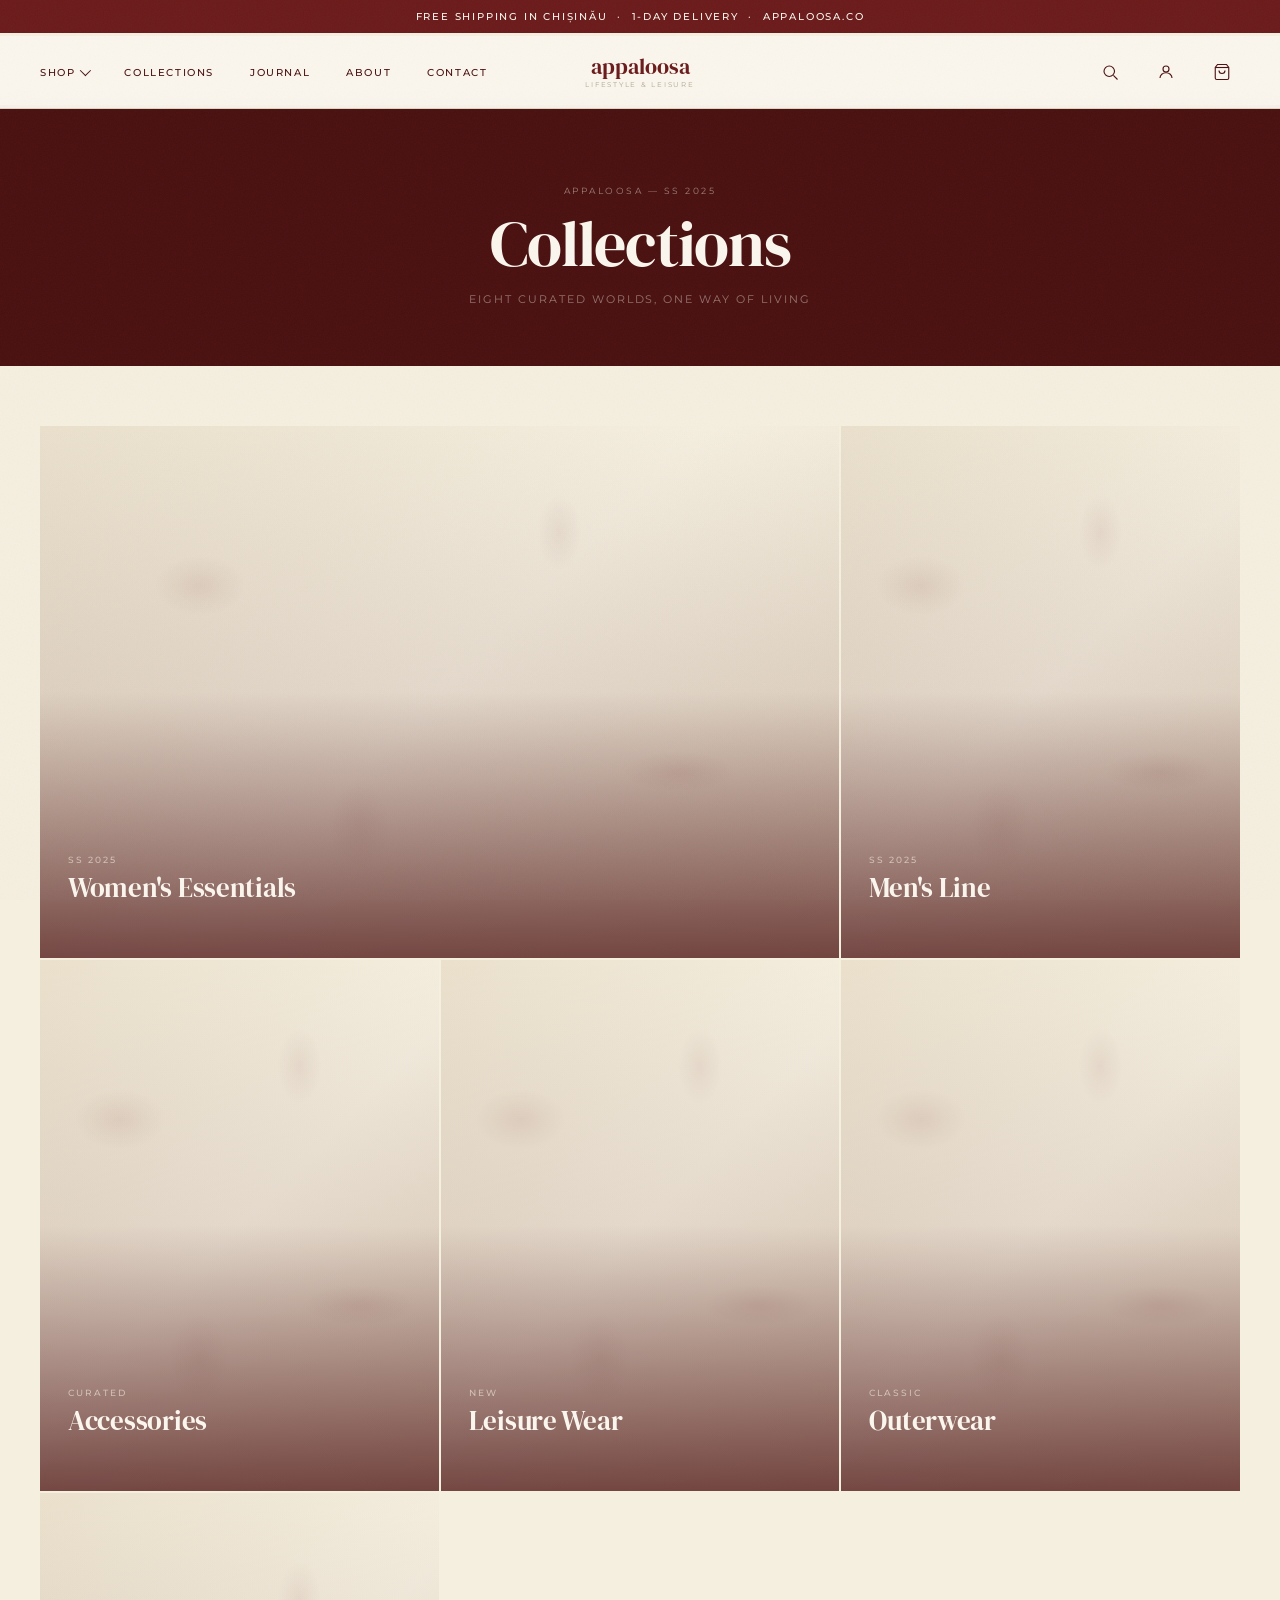
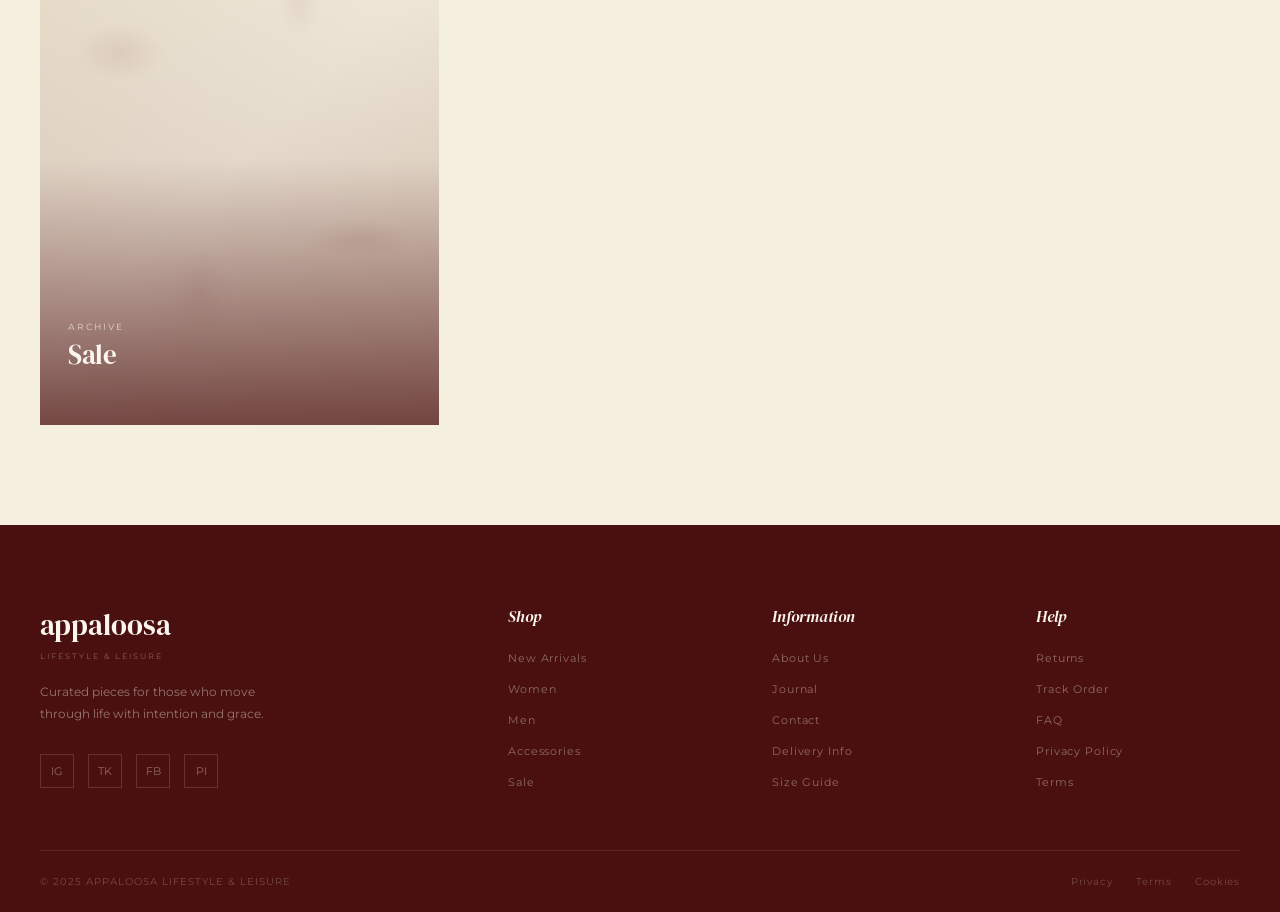
<file: collections.html>
<!DOCTYPE html>
<html lang="en">
<head>
<meta charset="UTF-8">
<meta name="viewport" content="width=device-width, initial-scale=1.0">
<title>Appaloosa — Collections</title>
<link rel="preconnect" href="https://fonts.googleapis.com"><link rel="preconnect" href="https://fonts.gstatic.com" crossorigin><link href="https://fonts.googleapis.com/css2?family=DM+Serif+Display:ital@0;1&family=Montserrat:wght@300;400;500;600&display=swap" rel="stylesheet">
<link rel="stylesheet" href="shared.css">
</head>
<body>
<!-- =============================================
   SHARED PARTIALS — включается в каждую страницу
   Копируй этот блок в начало/конец каждого файла
   ============================================= -->

<!-- ANNOUNCEMENT BAR -->
<div class="announcement-bar">
  Free shipping in Chișinău &nbsp;·&nbsp; 1-day delivery &nbsp;·&nbsp; appaloosa.co
</div>

<!-- HEADER -->
<header class="site-header" id="siteHeader">
  <div class="header-inner">
    <nav class="header-nav">
      <div class="nav-dropdown">
        <button>Shop <span class="nav-dropdown-arrow"></span></button>
        <div class="dropdown-menu">
          <a href="shop.html?cat=new-arrivals">New Arrivals</a>
          <a href="shop.html?cat=women">Women</a>
          <a href="shop.html?cat=men">Men</a>
          <a href="shop.html?cat=accessories">Accessories</a>
          <a href="shop.html?cat=sale">Sale</a>
        </div>
      </div>
      <a href="collections.html">Collections</a>
      <a href="journal.html">Journal</a>
      <a href="about.html">About</a>
      <a href="contact.html">Contact</a>
    </nav>
    <a href="index.html" class="header-logo">
      <div>
        <div class="header-logo-text">appaloosa</div>
        <div class="header-logo-sub">Lifestyle &amp; Leisure</div>
      </div>
    </a>
    <div class="header-icons">
      <button class="header-icon-btn" onclick="openSearch()" aria-label="Search">
        <svg viewBox="0 0 24 24"><circle cx="11" cy="11" r="7"/><line x1="16.5" y1="16.5" x2="22" y2="22"/></svg>
      </button>
      <button class="header-icon-btn" aria-label="Account">
        <svg viewBox="0 0 24 24"><circle cx="12" cy="8" r="4"/><path d="M4 20c0-4 3.6-7 8-7s8 3 8 7"/></svg>
      </button>
      <button class="header-icon-btn" onclick="openCart()" aria-label="Cart">
        <svg viewBox="0 0 24 24"><path d="M6 2L3 6v14a2 2 0 002 2h14a2 2 0 002-2V6l-3-4z"/><line x1="3" y1="6" x2="21" y2="6"/><path d="M16 10a4 4 0 01-8 0"/></svg>
        <span class="cart-badge">0</span>
      </button>
      <button class="mobile-menu-btn" id="mobileMenuBtn" onclick="toggleMobileMenu()">
        <span></span><span></span><span></span>
      </button>
    </div>
  </div>
</header>

<!-- MOBILE NAV -->
<div class="mobile-nav-overlay" id="mobileNavOverlay" onclick="closeMobileMenu()"></div>
<div class="mobile-nav-drawer" id="mobileNavDrawer">
  <div class="mobile-nav-header">
    <span class="mobile-nav-logo">appaloosa</span>
    <button class="mobile-nav-close" onclick="closeMobileMenu()">✕</button>
  </div>
  <div class="mobile-nav-links">
    <button onclick="toggleMobileShop()">Shop ▾</button>
    <div class="mobile-nav-sub" id="mobileShopSub">
      <a href="shop.html?cat=new-arrivals" onclick="closeMobileMenu()">New Arrivals</a>
      <a href="shop.html?cat=women" onclick="closeMobileMenu()">Women</a>
      <a href="shop.html?cat=men" onclick="closeMobileMenu()">Men</a>
      <a href="shop.html?cat=accessories" onclick="closeMobileMenu()">Accessories</a>
      <a href="shop.html?cat=sale" onclick="closeMobileMenu()">Sale</a>
    </div>
    <div class="mobile-nav-divider"></div>
    <a href="collections.html" onclick="closeMobileMenu()">Collections</a>
    <a href="journal.html" onclick="closeMobileMenu()">Journal</a>
    <a href="about.html" onclick="closeMobileMenu()">About</a>
    <a href="contact.html" onclick="closeMobileMenu()">Contact</a>
    <div class="mobile-nav-divider"></div>
    <a href="delivery.html" onclick="closeMobileMenu()">Delivery Info</a>
    <a href="size-guide.html" onclick="closeMobileMenu()">Size Guide</a>
    <a href="returns.html" onclick="closeMobileMenu()">Returns</a>
    <a href="track-order.html" onclick="closeMobileMenu()">Track Order</a>
    <a href="faq.html" onclick="closeMobileMenu()">FAQ</a>
    <a href="privacy.html" onclick="closeMobileMenu()">Privacy Policy</a>
    <a href="terms.html" onclick="closeMobileMenu()">Terms</a>
  </div>
</div>

<!-- SEARCH OVERLAY -->
<div class="search-overlay" id="searchOverlay">
  <button class="search-close" onclick="closeSearch()">✕</button>
  <span class="search-eyebrow">What are you looking for?</span>
  <div class="search-input-wrap">
    <input type="text" class="search-input" id="searchInput" placeholder="Search products, articles…" autocomplete="off">
    <span class="search-icon"><svg viewBox="0 0 24 24"><circle cx="11" cy="11" r="7"/><line x1="16.5" y1="16.5" x2="22" y2="22"/></svg></span>
  </div>
  <div class="search-results" id="searchResults"></div>
  <div class="search-popular" id="searchPopular">
    <span class="search-popular-label">Popular</span>
    <div class="search-popular-tags">
      <button class="search-tag" onclick="document.getElementById('searchInput').value='linen';runSearch('linen')">Linen</button>
      <button class="search-tag" onclick="document.getElementById('searchInput').value='accessories';runSearch('accessories')">Accessories</button>
      <button class="search-tag" onclick="document.getElementById('searchInput').value='new arrivals';runSearch('new arrivals')">New Arrivals</button>
      <button class="search-tag" onclick="document.getElementById('searchInput').value='sale';runSearch('sale')">Sale</button>
      <button class="search-tag" onclick="document.getElementById('searchInput').value='jacket';runSearch('jacket')">Jacket</button>
    </div>
  </div>
</div>

<!-- CART DRAWER -->
<div class="cart-overlay" id="cartOverlay" onclick="closeCart()"></div>
<div class="cart-drawer" id="cartDrawer">
  <div class="cart-drawer-header">
    <div>
      <div class="cart-drawer-title">Your Cart</div>
      <div class="cart-drawer-count" id="cartCount">0 items</div>
    </div>
    <button class="cart-drawer-close" onclick="closeCart()">✕</button>
  </div>
  <div class="cart-drawer-items" id="cartItems"></div>
  <div class="cart-drawer-footer" id="cartFooter">
    <div class="cart-subtotal">
      <span class="cart-subtotal-label">Subtotal</span>
      <span class="cart-subtotal-val" id="cartTotal">€0</span>
    </div>
    <p class="cart-note">Taxes included. Free delivery in Chișinău.</p>
    <button class="cart-checkout-btn">Proceed to Checkout</button>
    <button class="cart-continue" onclick="closeCart()">Continue Shopping</button>
  </div>
</div>

<!-- PRODUCT MODAL -->
<div class="product-modal" id="productModal">
  <div class="product-modal-overlay" onclick="closeProductModal()"></div>
  <div class="product-modal-panel">
    <div class="product-modal-gallery" id="modalGallery">
      <button class="product-modal-close" onclick="closeProductModal()">✕</button>
      <div class="gallery-slides-wrapper" id="gallerySlides">
        <div class="gallery-slide"><div class="gallery-slide-num">01</div><div class="gallery-slide-label">Front View</div></div>
        <div class="gallery-slide"><div class="gallery-slide-num">02</div><div class="gallery-slide-label">Detail</div></div>
        <div class="gallery-slide"><div class="gallery-slide-num">03</div><div class="gallery-slide-label">Back View</div></div>
      </div>
      <button class="gallery-arrow gallery-arrow--prev" onclick="slideGallery(-1)">&#8592;</button>
      <button class="gallery-arrow gallery-arrow--next" onclick="slideGallery(1)">&#8594;</button>
      <div class="product-modal-thumbs" id="galleryDots">
        <button class="product-modal-thumb active" onclick="goToSlide(0)"></button>
        <button class="product-modal-thumb" onclick="goToSlide(1)"></button>
        <button class="product-modal-thumb" onclick="goToSlide(2)"></button>
      </div>
    </div>
    <div class="product-modal-body">
      <div class="modal-breadcrumb">Appaloosa</div>
      <h2 class="modal-title" id="modalTitle">Product</h2>
      <div class="modal-price" id="modalPrice"></div>
      <hr class="modal-divider">
      <div id="modalColorsWrap">
        <span class="modal-option-label">Colour — <strong id="modalColorName"></strong></span>
        <div class="modal-colors" id="modalColors"></div>
      </div>
      <div id="modalSizesWrap">
        <span class="modal-option-label">Size</span>
        <div class="modal-sizes" id="modalSizes"></div>
      </div>
      <button class="modal-add-to-cart" onclick="addToCartFromModal()">Add to Cart</button>
      <hr class="modal-divider">
      <p class="modal-desc">A timeless piece crafted from premium materials. Relaxed fit with a refined silhouette — designed to move with you through every moment of the day.</p>
      <div class="modal-details">
        <div class="modal-detail-row"><span class="modal-detail-key">Material</span><span class="modal-detail-val">100% Premium Cotton</span></div>
        <div class="modal-detail-row"><span class="modal-detail-key">Fit</span><span class="modal-detail-val">Relaxed, slightly oversized</span></div>
        <div class="modal-detail-row"><span class="modal-detail-key">Care</span><span class="modal-detail-val">Machine wash 30°C, lay flat to dry</span></div>
        <div class="modal-detail-row"><span class="modal-detail-key">Origin</span><span class="modal-detail-val">Made in Portugal</span></div>
        <div class="modal-detail-row"><span class="modal-detail-key">Delivery</span><span class="modal-detail-val">1-day delivery in Chișinău</span></div>
      </div>
    </div>
  </div>
</div>

<!-- =============================================
   FULL FOOTER
   ============================================= -->
<footer class="site-footer">
  <div class="container">
    <div class="footer-grid">
      <div class="footer-brand">
        <span class="footer-logo-text">appaloosa</span>
        <span class="footer-logo-sub">Lifestyle &amp; Leisure</span>
        <p class="footer-tagline">Curated pieces for those who move through life with intention and grace.</p>
        <div class="footer-social">
          <a href="#" aria-label="Instagram">IG</a>
          <a href="#" aria-label="TikTok">TK</a>
          <a href="#" aria-label="Facebook">FB</a>
          <a href="#" aria-label="Pinterest">PI</a>
        </div>
      </div>
      <div class="footer-col">
        <span class="footer-col-title">Shop</span>
        <ul>
          <li><a href="shop.html?cat=new-arrivals">New Arrivals</a></li>
          <li><a href="shop.html?cat=women">Women</a></li>
          <li><a href="shop.html?cat=men">Men</a></li>
          <li><a href="shop.html?cat=accessories">Accessories</a></li>
          <li><a href="shop.html?cat=sale">Sale</a></li>
        </ul>
      </div>
      <div class="footer-col">
        <span class="footer-col-title">Information</span>
        <ul>
          <li><a href="about.html">About Us</a></li>
          <li><a href="journal.html">Journal</a></li>
          <li><a href="contact.html">Contact</a></li>
          <li><a href="delivery.html">Delivery Info</a></li>
          <li><a href="size-guide.html">Size Guide</a></li>
        </ul>
      </div>
      <div class="footer-col">
        <span class="footer-col-title">Help</span>
        <ul>
          <li><a href="returns.html">Returns</a></li>
          <li><a href="track-order.html">Track Order</a></li>
          <li><a href="faq.html">FAQ</a></li>
          <li><a href="privacy.html">Privacy Policy</a></li>
          <li><a href="terms.html">Terms</a></li>
        </ul>
      </div>
    </div>
    <div class="footer-bottom">
      <span class="footer-copy">© 2025 Appaloosa Lifestyle &amp; Leisure</span>
      <div class="footer-legal">
        <a href="privacy.html">Privacy</a>
        <a href="terms.html">Terms</a>
        <a href="cookies.html">Cookies</a>
      </div>
    </div>
  </div>
</footer>

<div class="page-content">

  <div class="page-hero">
    <span class="page-hero-eyebrow">Appaloosa — SS 2025</span>
    <h1 class="page-hero-title">Collections</h1>
    <p class="page-hero-sub">Eight curated worlds, one way of living</p>
  </div>
  <section class="collections-section" style="padding-top:60px;">
    <div class="container--wide">
      <div class="collections-grid">
        <a href="shop.html?cat=women" class="collection-card collection-card--wide">
          <div class="collection-card-placeholder"></div>
          <div class="collection-card-overlay"></div>
          <div class="collection-card-content">
            <span class="collection-card-label">SS 2025</span>
            <h3 class="collection-card-title">Women's Essentials</h3>
            <span class="collection-card-link">Explore collection</span>
          </div>
        </a>
        <a href="shop.html?cat=men" class="collection-card">
          <div class="collection-card-placeholder"></div>
          <div class="collection-card-overlay"></div>
          <div class="collection-card-content">
            <span class="collection-card-label">SS 2025</span>
            <h3 class="collection-card-title">Men's Line</h3>
            <span class="collection-card-link">Explore</span>
          </div>
        </a>
        <a href="shop.html?cat=accessories" class="collection-card">
          <div class="collection-card-placeholder"></div>
          <div class="collection-card-overlay"></div>
          <div class="collection-card-content">
            <span class="collection-card-label">Curated</span>
            <h3 class="collection-card-title">Accessories</h3>
            <span class="collection-card-link">Explore</span>
          </div>
        </a>
        <a href="shop.html?cat=new-arrivals" class="collection-card">
          <div class="collection-card-placeholder"></div>
          <div class="collection-card-overlay"></div>
          <div class="collection-card-content">
            <span class="collection-card-label">New</span>
            <h3 class="collection-card-title">Leisure Wear</h3>
            <span class="collection-card-link">Explore</span>
          </div>
        </a>
        <a href="shop.html?cat=new-arrivals" class="collection-card">
          <div class="collection-card-placeholder"></div>
          <div class="collection-card-overlay"></div>
          <div class="collection-card-content">
            <span class="collection-card-label">Classic</span>
            <h3 class="collection-card-title">Outerwear</h3>
            <span class="collection-card-link">Explore</span>
          </div>
        </a>
        <a href="shop.html?cat=sale" class="collection-card">
          <div class="collection-card-placeholder"></div>
          <div class="collection-card-overlay"></div>
          <div class="collection-card-content">
            <span class="collection-card-label">Archive</span>
            <h3 class="collection-card-title">Sale</h3>
            <span class="collection-card-link">Explore</span>
          </div>
        </a>
      </div>
    </div>
  </section>

</div>
<script src="shared.js"></script>

</body>
</html>
</file>
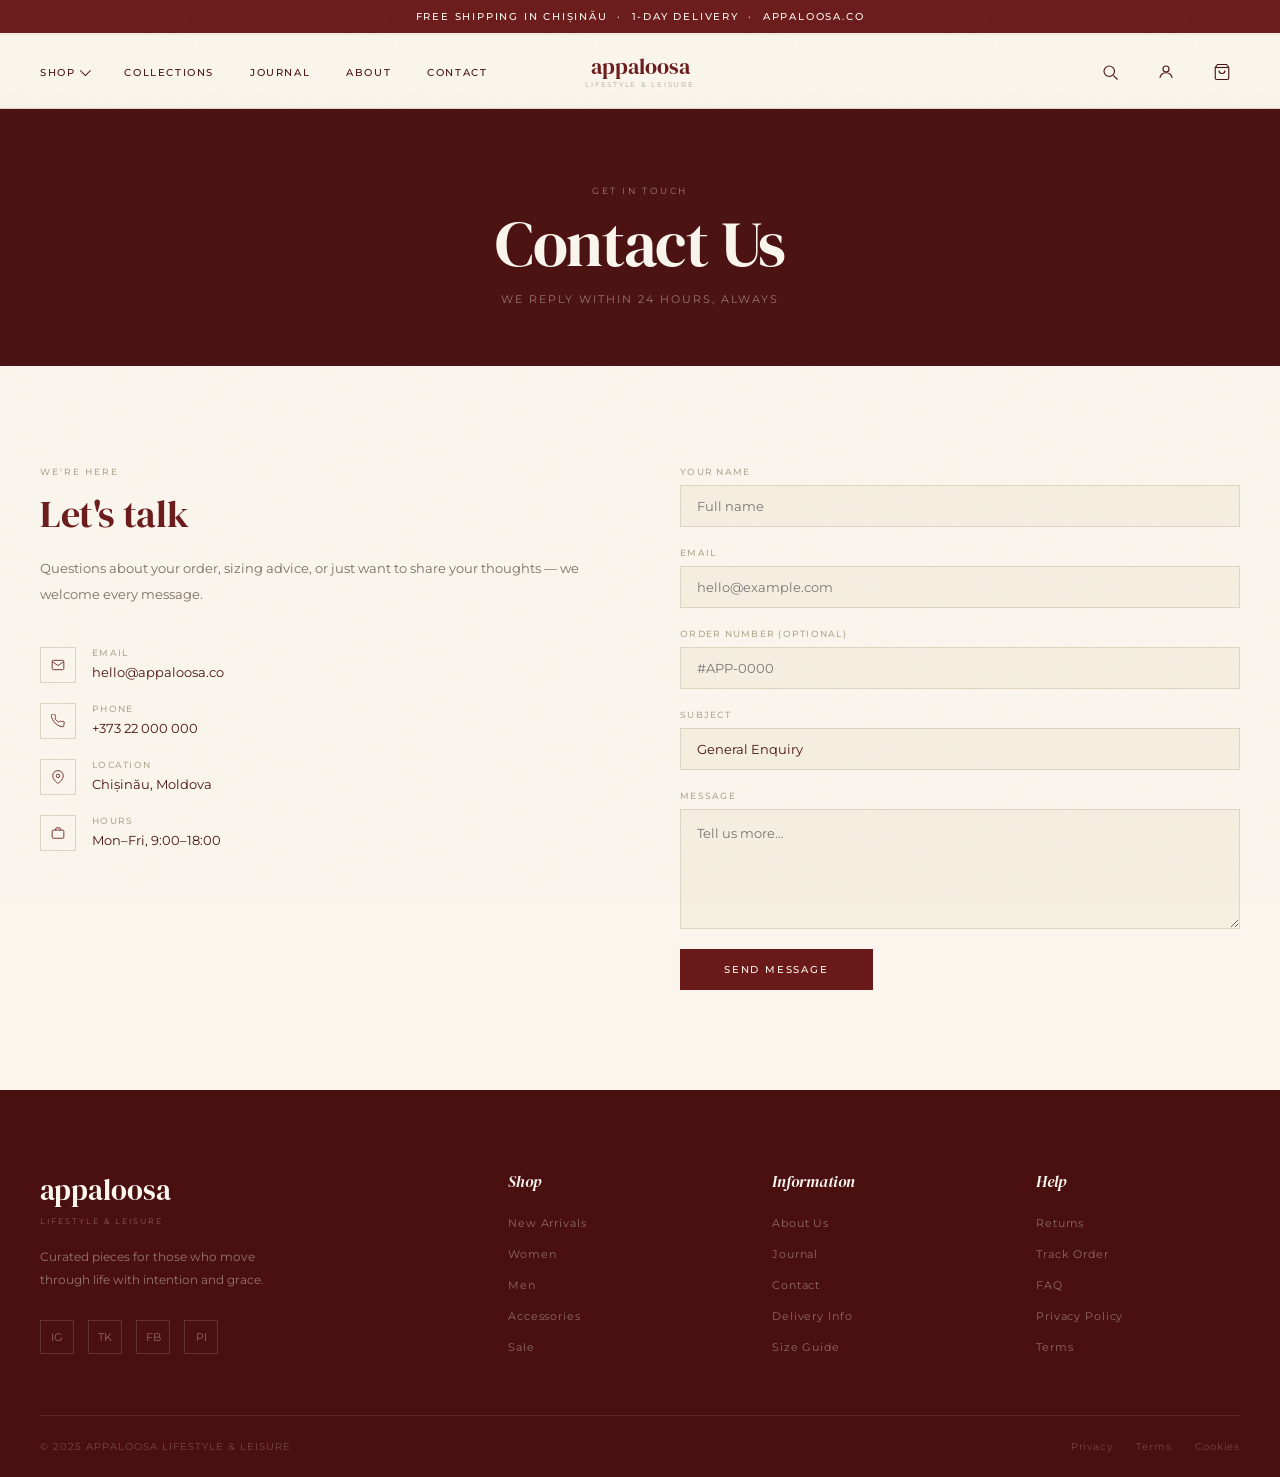
<file: contact.html>
<!DOCTYPE html>
<html lang="en">
<head>
<meta charset="UTF-8">
<meta name="viewport" content="width=device-width, initial-scale=1.0">
<title>Appaloosa — Contact</title>
<link rel="preconnect" href="https://fonts.googleapis.com"><link rel="preconnect" href="https://fonts.gstatic.com" crossorigin><link href="https://fonts.googleapis.com/css2?family=DM+Serif+Display:ital@0;1&family=Montserrat:wght@300;400;500;600&display=swap" rel="stylesheet">
<link rel="stylesheet" href="shared.css">
</head>
<body>
<!-- =============================================
   SHARED PARTIALS — включается в каждую страницу
   Копируй этот блок в начало/конец каждого файла
   ============================================= -->

<!-- ANNOUNCEMENT BAR -->
<div class="announcement-bar">
  Free shipping in Chișinău &nbsp;·&nbsp; 1-day delivery &nbsp;·&nbsp; appaloosa.co
</div>

<!-- HEADER -->
<header class="site-header" id="siteHeader">
  <div class="header-inner">
    <nav class="header-nav">
      <div class="nav-dropdown">
        <button>Shop <span class="nav-dropdown-arrow"></span></button>
        <div class="dropdown-menu">
          <a href="shop.html?cat=new-arrivals">New Arrivals</a>
          <a href="shop.html?cat=women">Women</a>
          <a href="shop.html?cat=men">Men</a>
          <a href="shop.html?cat=accessories">Accessories</a>
          <a href="shop.html?cat=sale">Sale</a>
        </div>
      </div>
      <a href="collections.html">Collections</a>
      <a href="journal.html">Journal</a>
      <a href="about.html">About</a>
      <a href="contact.html">Contact</a>
    </nav>
    <a href="index.html" class="header-logo">
      <div>
        <div class="header-logo-text">appaloosa</div>
        <div class="header-logo-sub">Lifestyle &amp; Leisure</div>
      </div>
    </a>
    <div class="header-icons">
      <button class="header-icon-btn" onclick="openSearch()" aria-label="Search">
        <svg viewBox="0 0 24 24"><circle cx="11" cy="11" r="7"/><line x1="16.5" y1="16.5" x2="22" y2="22"/></svg>
      </button>
      <button class="header-icon-btn" aria-label="Account">
        <svg viewBox="0 0 24 24"><circle cx="12" cy="8" r="4"/><path d="M4 20c0-4 3.6-7 8-7s8 3 8 7"/></svg>
      </button>
      <button class="header-icon-btn" onclick="openCart()" aria-label="Cart">
        <svg viewBox="0 0 24 24"><path d="M6 2L3 6v14a2 2 0 002 2h14a2 2 0 002-2V6l-3-4z"/><line x1="3" y1="6" x2="21" y2="6"/><path d="M16 10a4 4 0 01-8 0"/></svg>
        <span class="cart-badge">0</span>
      </button>
      <button class="mobile-menu-btn" id="mobileMenuBtn" onclick="toggleMobileMenu()">
        <span></span><span></span><span></span>
      </button>
    </div>
  </div>
</header>

<!-- MOBILE NAV -->
<div class="mobile-nav-overlay" id="mobileNavOverlay" onclick="closeMobileMenu()"></div>
<div class="mobile-nav-drawer" id="mobileNavDrawer">
  <div class="mobile-nav-header">
    <span class="mobile-nav-logo">appaloosa</span>
    <button class="mobile-nav-close" onclick="closeMobileMenu()">✕</button>
  </div>
  <div class="mobile-nav-links">
    <button onclick="toggleMobileShop()">Shop ▾</button>
    <div class="mobile-nav-sub" id="mobileShopSub">
      <a href="shop.html?cat=new-arrivals" onclick="closeMobileMenu()">New Arrivals</a>
      <a href="shop.html?cat=women" onclick="closeMobileMenu()">Women</a>
      <a href="shop.html?cat=men" onclick="closeMobileMenu()">Men</a>
      <a href="shop.html?cat=accessories" onclick="closeMobileMenu()">Accessories</a>
      <a href="shop.html?cat=sale" onclick="closeMobileMenu()">Sale</a>
    </div>
    <div class="mobile-nav-divider"></div>
    <a href="collections.html" onclick="closeMobileMenu()">Collections</a>
    <a href="journal.html" onclick="closeMobileMenu()">Journal</a>
    <a href="about.html" onclick="closeMobileMenu()">About</a>
    <a href="contact.html" onclick="closeMobileMenu()">Contact</a>
    <div class="mobile-nav-divider"></div>
    <a href="delivery.html" onclick="closeMobileMenu()">Delivery Info</a>
    <a href="size-guide.html" onclick="closeMobileMenu()">Size Guide</a>
    <a href="returns.html" onclick="closeMobileMenu()">Returns</a>
    <a href="track-order.html" onclick="closeMobileMenu()">Track Order</a>
    <a href="faq.html" onclick="closeMobileMenu()">FAQ</a>
    <a href="privacy.html" onclick="closeMobileMenu()">Privacy Policy</a>
    <a href="terms.html" onclick="closeMobileMenu()">Terms</a>
  </div>
</div>

<!-- SEARCH OVERLAY -->
<div class="search-overlay" id="searchOverlay">
  <button class="search-close" onclick="closeSearch()">✕</button>
  <span class="search-eyebrow">What are you looking for?</span>
  <div class="search-input-wrap">
    <input type="text" class="search-input" id="searchInput" placeholder="Search products, articles…" autocomplete="off">
    <span class="search-icon"><svg viewBox="0 0 24 24"><circle cx="11" cy="11" r="7"/><line x1="16.5" y1="16.5" x2="22" y2="22"/></svg></span>
  </div>
  <div class="search-results" id="searchResults"></div>
  <div class="search-popular" id="searchPopular">
    <span class="search-popular-label">Popular</span>
    <div class="search-popular-tags">
      <button class="search-tag" onclick="document.getElementById('searchInput').value='linen';runSearch('linen')">Linen</button>
      <button class="search-tag" onclick="document.getElementById('searchInput').value='accessories';runSearch('accessories')">Accessories</button>
      <button class="search-tag" onclick="document.getElementById('searchInput').value='new arrivals';runSearch('new arrivals')">New Arrivals</button>
      <button class="search-tag" onclick="document.getElementById('searchInput').value='sale';runSearch('sale')">Sale</button>
      <button class="search-tag" onclick="document.getElementById('searchInput').value='jacket';runSearch('jacket')">Jacket</button>
    </div>
  </div>
</div>

<!-- CART DRAWER -->
<div class="cart-overlay" id="cartOverlay" onclick="closeCart()"></div>
<div class="cart-drawer" id="cartDrawer">
  <div class="cart-drawer-header">
    <div>
      <div class="cart-drawer-title">Your Cart</div>
      <div class="cart-drawer-count" id="cartCount">0 items</div>
    </div>
    <button class="cart-drawer-close" onclick="closeCart()">✕</button>
  </div>
  <div class="cart-drawer-items" id="cartItems"></div>
  <div class="cart-drawer-footer" id="cartFooter">
    <div class="cart-subtotal">
      <span class="cart-subtotal-label">Subtotal</span>
      <span class="cart-subtotal-val" id="cartTotal">€0</span>
    </div>
    <p class="cart-note">Taxes included. Free delivery in Chișinău.</p>
    <button class="cart-checkout-btn">Proceed to Checkout</button>
    <button class="cart-continue" onclick="closeCart()">Continue Shopping</button>
  </div>
</div>

<!-- PRODUCT MODAL -->
<div class="product-modal" id="productModal">
  <div class="product-modal-overlay" onclick="closeProductModal()"></div>
  <div class="product-modal-panel">
    <div class="product-modal-gallery" id="modalGallery">
      <button class="product-modal-close" onclick="closeProductModal()">✕</button>
      <div class="gallery-slides-wrapper" id="gallerySlides">
        <div class="gallery-slide"><div class="gallery-slide-num">01</div><div class="gallery-slide-label">Front View</div></div>
        <div class="gallery-slide"><div class="gallery-slide-num">02</div><div class="gallery-slide-label">Detail</div></div>
        <div class="gallery-slide"><div class="gallery-slide-num">03</div><div class="gallery-slide-label">Back View</div></div>
      </div>
      <button class="gallery-arrow gallery-arrow--prev" onclick="slideGallery(-1)">&#8592;</button>
      <button class="gallery-arrow gallery-arrow--next" onclick="slideGallery(1)">&#8594;</button>
      <div class="product-modal-thumbs" id="galleryDots">
        <button class="product-modal-thumb active" onclick="goToSlide(0)"></button>
        <button class="product-modal-thumb" onclick="goToSlide(1)"></button>
        <button class="product-modal-thumb" onclick="goToSlide(2)"></button>
      </div>
    </div>
    <div class="product-modal-body">
      <div class="modal-breadcrumb">Appaloosa</div>
      <h2 class="modal-title" id="modalTitle">Product</h2>
      <div class="modal-price" id="modalPrice"></div>
      <hr class="modal-divider">
      <div id="modalColorsWrap">
        <span class="modal-option-label">Colour — <strong id="modalColorName"></strong></span>
        <div class="modal-colors" id="modalColors"></div>
      </div>
      <div id="modalSizesWrap">
        <span class="modal-option-label">Size</span>
        <div class="modal-sizes" id="modalSizes"></div>
      </div>
      <button class="modal-add-to-cart" onclick="addToCartFromModal()">Add to Cart</button>
      <hr class="modal-divider">
      <p class="modal-desc">A timeless piece crafted from premium materials. Relaxed fit with a refined silhouette — designed to move with you through every moment of the day.</p>
      <div class="modal-details">
        <div class="modal-detail-row"><span class="modal-detail-key">Material</span><span class="modal-detail-val">100% Premium Cotton</span></div>
        <div class="modal-detail-row"><span class="modal-detail-key">Fit</span><span class="modal-detail-val">Relaxed, slightly oversized</span></div>
        <div class="modal-detail-row"><span class="modal-detail-key">Care</span><span class="modal-detail-val">Machine wash 30°C, lay flat to dry</span></div>
        <div class="modal-detail-row"><span class="modal-detail-key">Origin</span><span class="modal-detail-val">Made in Portugal</span></div>
        <div class="modal-detail-row"><span class="modal-detail-key">Delivery</span><span class="modal-detail-val">1-day delivery in Chișinău</span></div>
      </div>
    </div>
  </div>
</div>

<!-- =============================================
   FULL FOOTER
   ============================================= -->
<footer class="site-footer">
  <div class="container">
    <div class="footer-grid">
      <div class="footer-brand">
        <span class="footer-logo-text">appaloosa</span>
        <span class="footer-logo-sub">Lifestyle &amp; Leisure</span>
        <p class="footer-tagline">Curated pieces for those who move through life with intention and grace.</p>
        <div class="footer-social">
          <a href="#" aria-label="Instagram">IG</a>
          <a href="#" aria-label="TikTok">TK</a>
          <a href="#" aria-label="Facebook">FB</a>
          <a href="#" aria-label="Pinterest">PI</a>
        </div>
      </div>
      <div class="footer-col">
        <span class="footer-col-title">Shop</span>
        <ul>
          <li><a href="shop.html?cat=new-arrivals">New Arrivals</a></li>
          <li><a href="shop.html?cat=women">Women</a></li>
          <li><a href="shop.html?cat=men">Men</a></li>
          <li><a href="shop.html?cat=accessories">Accessories</a></li>
          <li><a href="shop.html?cat=sale">Sale</a></li>
        </ul>
      </div>
      <div class="footer-col">
        <span class="footer-col-title">Information</span>
        <ul>
          <li><a href="about.html">About Us</a></li>
          <li><a href="journal.html">Journal</a></li>
          <li><a href="contact.html">Contact</a></li>
          <li><a href="delivery.html">Delivery Info</a></li>
          <li><a href="size-guide.html">Size Guide</a></li>
        </ul>
      </div>
      <div class="footer-col">
        <span class="footer-col-title">Help</span>
        <ul>
          <li><a href="returns.html">Returns</a></li>
          <li><a href="track-order.html">Track Order</a></li>
          <li><a href="faq.html">FAQ</a></li>
          <li><a href="privacy.html">Privacy Policy</a></li>
          <li><a href="terms.html">Terms</a></li>
        </ul>
      </div>
    </div>
    <div class="footer-bottom">
      <span class="footer-copy">© 2025 Appaloosa Lifestyle &amp; Leisure</span>
      <div class="footer-legal">
        <a href="privacy.html">Privacy</a>
        <a href="terms.html">Terms</a>
        <a href="#">Cookies</a>
      </div>
    </div>
  </div>
</footer>

<div class="page-content">

  <div class="page-hero">
    <span class="page-hero-eyebrow">Get in touch</span>
    <h1 class="page-hero-title">Contact Us</h1>
    <p class="page-hero-sub">We reply within 24 hours, always</p>
  </div>
  <section class="contact-section">
    <div class="container">
      <div class="contact-grid">
        <div class="contact-info">
          <span class="eyebrow">We're here</span>
          <h2 class="section-title">Let's talk</h2>
          <p class="contact-body">Questions about your order, sizing advice, or just want to share your thoughts — we welcome every message.</p>
          <div class="contact-details">
            <div class="contact-detail"><div class="contact-detail-icon"><svg viewBox="0 0 24 24"><path d="M4 4h16c1.1 0 2 .9 2 2v12c0 1.1-.9 2-2 2H4c-1.1 0-2-.9-2-2V6c0-1.1.9-2 2-2z"/><polyline points="22,6 12,13 2,6"/></svg></div><div><span class="contact-detail-label">Email</span><span class="contact-detail-value">hello@appaloosa.co</span></div></div>
            <div class="contact-detail"><div class="contact-detail-icon"><svg viewBox="0 0 24 24"><path d="M22 16.92v3a2 2 0 01-2.18 2 19.79 19.79 0 01-8.63-3.07A19.5 19.5 0 013.07 9.8a19.79 19.79 0 01-3.07-8.63A2 2 0 012 0h3a2 2 0 012 1.72 19.79 19.79 0 00.7 2.81 2 2 0 01-.45 2.11L6.91 7.91a16 16 0 006.18 6.18l1.27-1.27a2 2 0 012.11-.45 19.79 19.79 0 002.81.7A2 2 0 0122 16.92z"/></svg></div><div><span class="contact-detail-label">Phone</span><span class="contact-detail-value">+373 22 000 000</span></div></div>
            <div class="contact-detail"><div class="contact-detail-icon"><svg viewBox="0 0 24 24"><path d="M21 10c0 7-9 13-9 13s-9-6-9-13a9 9 0 0118 0z"/><circle cx="12" cy="10" r="3"/></svg></div><div><span class="contact-detail-label">Location</span><span class="contact-detail-value">Chișinău, Moldova</span></div></div>
            <div class="contact-detail"><div class="contact-detail-icon"><svg viewBox="0 0 24 24"><rect x="2" y="7" width="20" height="14" rx="2"/><path d="M16 7V5a2 2 0 00-2-2h-4a2 2 0 00-2 2v2"/></svg></div><div><span class="contact-detail-label">Hours</span><span class="contact-detail-value">Mon–Fri, 9:00–18:00</span></div></div>
          </div>
        </div>
        <div class="contact-form">
          <div class="form-field"><label class="form-label">Your Name</label><input type="text" class="form-input" placeholder="Full name"></div>
          <div class="form-field"><label class="form-label">Email</label><input type="email" class="form-input" placeholder="hello@example.com"></div>
          <div class="form-field"><label class="form-label">Order Number (optional)</label><input type="text" class="form-input" placeholder="#APP-0000"></div>
          <div class="form-field"><label class="form-label">Subject</label>
            <select class="form-input form-select">
              <option>General Enquiry</option>
              <option>Order &amp; Delivery</option>
              <option>Returns &amp; Exchanges</option>
              <option>Sizing Help</option>
              <option>Wholesale</option>
              <option>Press &amp; Partnerships</option>
            </select>
          </div>
          <div class="form-field"><label class="form-label">Message</label><textarea class="form-textarea" placeholder="Tell us more…"></textarea></div>
          <button class="form-submit" id="contactSubmit">Send Message</button>
        </div>
      </div>
    </div>
  </section>
<script>
document.getElementById("contactSubmit")?.addEventListener("click", function(){
  this.textContent = "Sent ✓";
  setTimeout(()=>{ this.textContent = "Send Message"; }, 3000);
});
</script>

</div>
<script src="shared.js"></script>

</body>
</html>
</file>
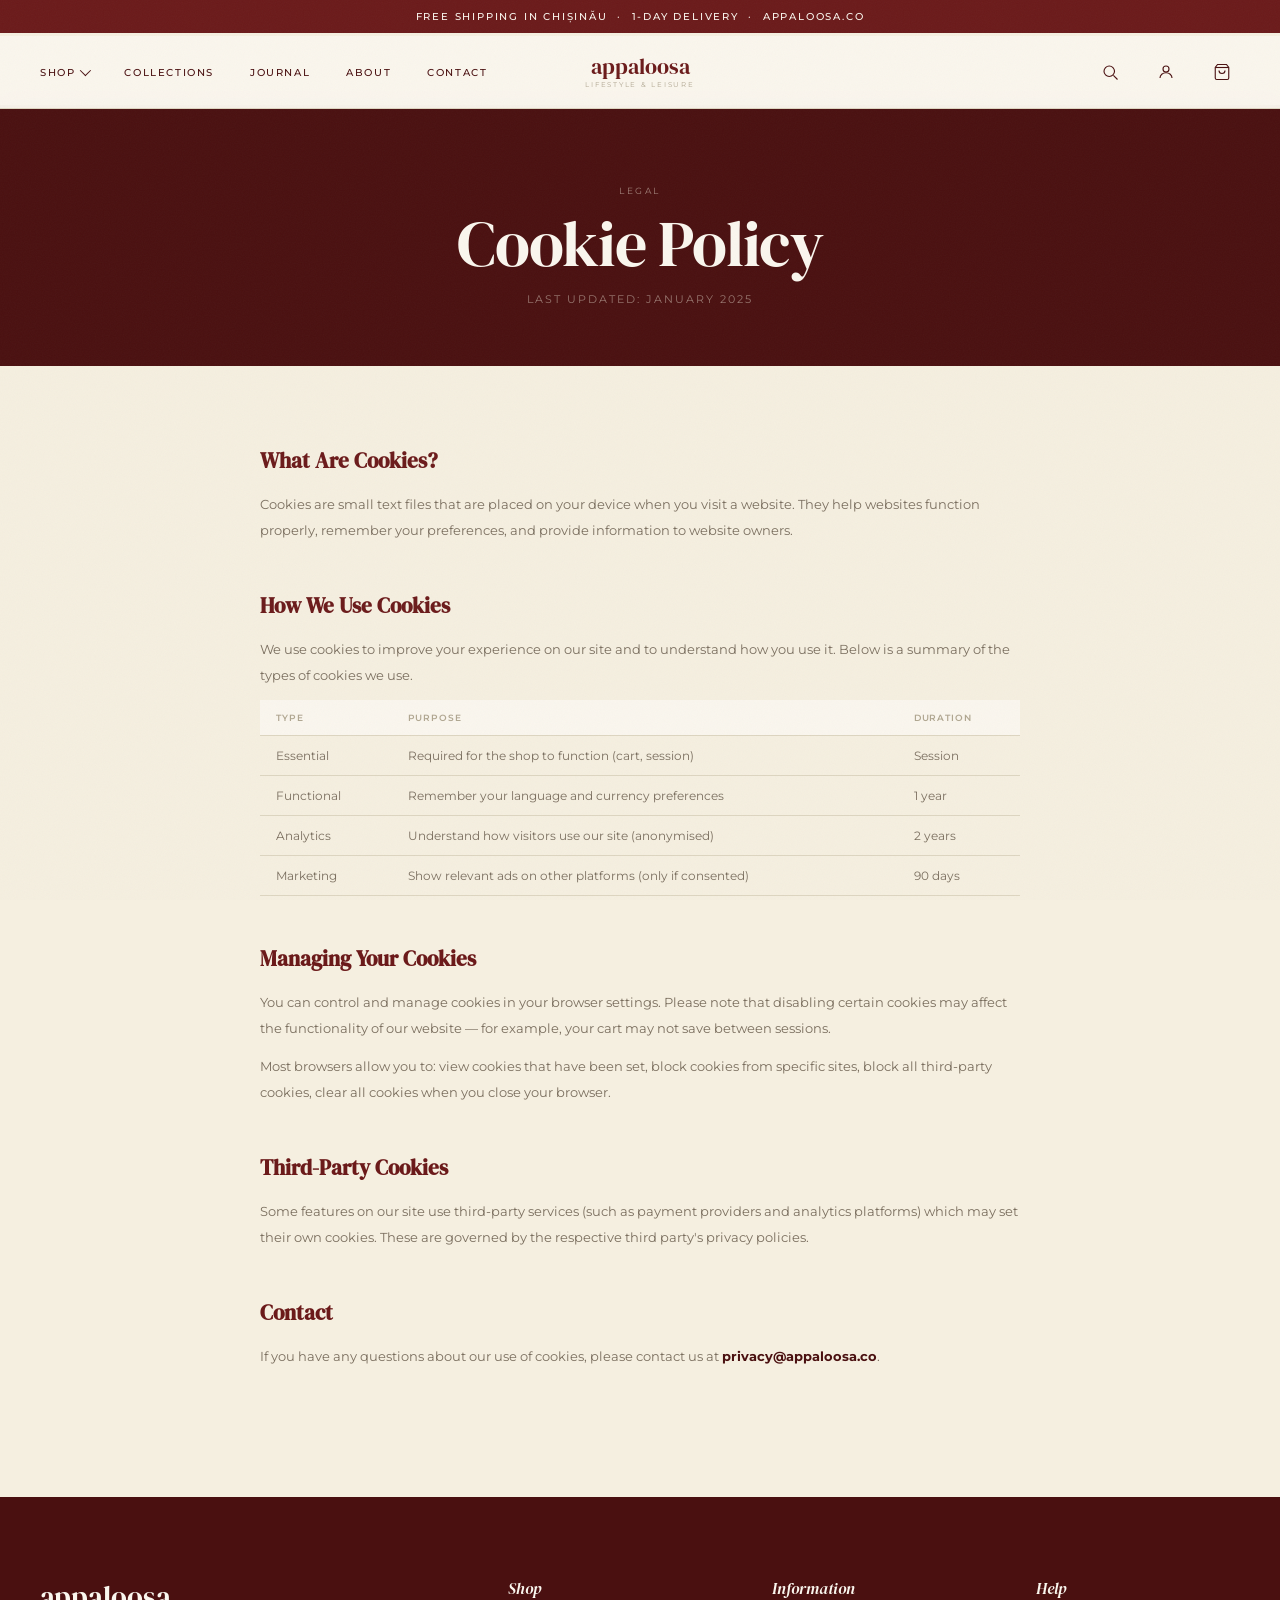
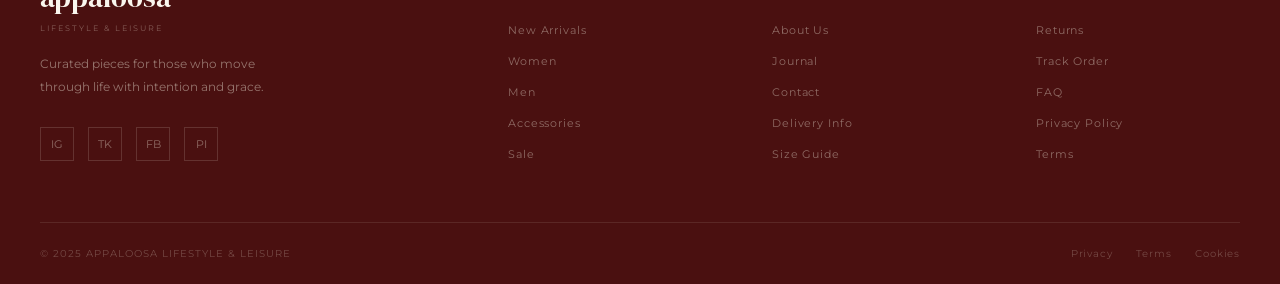
<file: cookies.html>
<!DOCTYPE html>
<html lang="en">
<head>
<meta charset="UTF-8">
<meta name="viewport" content="width=device-width, initial-scale=1.0">
<title>Appaloosa — Cookie Policy</title>
<link rel="preconnect" href="https://fonts.googleapis.com"><link rel="preconnect" href="https://fonts.gstatic.com" crossorigin><link href="https://fonts.googleapis.com/css2?family=DM+Serif+Display:ital@0;1&family=Montserrat:wght@300;400;500;600&display=swap" rel="stylesheet">
<link rel="stylesheet" href="shared.css">
</head>
<body>
<!-- =============================================
   SHARED PARTIALS — включается в каждую страницу
   Копируй этот блок в начало/конец каждого файла
   ============================================= -->

<!-- ANNOUNCEMENT BAR -->
<div class="announcement-bar">
  Free shipping in Chișinău &nbsp;·&nbsp; 1-day delivery &nbsp;·&nbsp; appaloosa.co
</div>

<!-- HEADER -->
<header class="site-header" id="siteHeader">
  <div class="header-inner">
    <nav class="header-nav">
      <div class="nav-dropdown">
        <button>Shop <span class="nav-dropdown-arrow"></span></button>
        <div class="dropdown-menu">
          <a href="shop.html?cat=new-arrivals">New Arrivals</a>
          <a href="shop.html?cat=women">Women</a>
          <a href="shop.html?cat=men">Men</a>
          <a href="shop.html?cat=accessories">Accessories</a>
          <a href="shop.html?cat=sale">Sale</a>
        </div>
      </div>
      <a href="collections.html">Collections</a>
      <a href="journal.html">Journal</a>
      <a href="about.html">About</a>
      <a href="contact.html">Contact</a>
    </nav>
    <a href="index.html" class="header-logo">
      <div>
        <div class="header-logo-text">appaloosa</div>
        <div class="header-logo-sub">Lifestyle &amp; Leisure</div>
      </div>
    </a>
    <div class="header-icons">
      <button class="header-icon-btn" onclick="openSearch()" aria-label="Search">
        <svg viewBox="0 0 24 24"><circle cx="11" cy="11" r="7"/><line x1="16.5" y1="16.5" x2="22" y2="22"/></svg>
      </button>
      <button class="header-icon-btn" aria-label="Account">
        <svg viewBox="0 0 24 24"><circle cx="12" cy="8" r="4"/><path d="M4 20c0-4 3.6-7 8-7s8 3 8 7"/></svg>
      </button>
      <button class="header-icon-btn" onclick="openCart()" aria-label="Cart">
        <svg viewBox="0 0 24 24"><path d="M6 2L3 6v14a2 2 0 002 2h14a2 2 0 002-2V6l-3-4z"/><line x1="3" y1="6" x2="21" y2="6"/><path d="M16 10a4 4 0 01-8 0"/></svg>
        <span class="cart-badge">0</span>
      </button>
      <button class="mobile-menu-btn" id="mobileMenuBtn" onclick="toggleMobileMenu()">
        <span></span><span></span><span></span>
      </button>
    </div>
  </div>
</header>

<!-- MOBILE NAV -->
<div class="mobile-nav-overlay" id="mobileNavOverlay" onclick="closeMobileMenu()"></div>
<div class="mobile-nav-drawer" id="mobileNavDrawer">
  <div class="mobile-nav-header">
    <span class="mobile-nav-logo">appaloosa</span>
    <button class="mobile-nav-close" onclick="closeMobileMenu()">✕</button>
  </div>
  <div class="mobile-nav-links">
    <button onclick="toggleMobileShop()">Shop ▾</button>
    <div class="mobile-nav-sub" id="mobileShopSub">
      <a href="shop.html?cat=new-arrivals" onclick="closeMobileMenu()">New Arrivals</a>
      <a href="shop.html?cat=women" onclick="closeMobileMenu()">Women</a>
      <a href="shop.html?cat=men" onclick="closeMobileMenu()">Men</a>
      <a href="shop.html?cat=accessories" onclick="closeMobileMenu()">Accessories</a>
      <a href="shop.html?cat=sale" onclick="closeMobileMenu()">Sale</a>
    </div>
    <div class="mobile-nav-divider"></div>
    <a href="collections.html" onclick="closeMobileMenu()">Collections</a>
    <a href="journal.html" onclick="closeMobileMenu()">Journal</a>
    <a href="about.html" onclick="closeMobileMenu()">About</a>
    <a href="contact.html" onclick="closeMobileMenu()">Contact</a>
    <div class="mobile-nav-divider"></div>
    <a href="delivery.html" onclick="closeMobileMenu()">Delivery Info</a>
    <a href="size-guide.html" onclick="closeMobileMenu()">Size Guide</a>
    <a href="returns.html" onclick="closeMobileMenu()">Returns</a>
    <a href="track-order.html" onclick="closeMobileMenu()">Track Order</a>
    <a href="faq.html" onclick="closeMobileMenu()">FAQ</a>
    <a href="privacy.html" onclick="closeMobileMenu()">Privacy Policy</a>
    <a href="terms.html" onclick="closeMobileMenu()">Terms</a>
  </div>
</div>

<!-- SEARCH OVERLAY -->
<div class="search-overlay" id="searchOverlay">
  <button class="search-close" onclick="closeSearch()">✕</button>
  <span class="search-eyebrow">What are you looking for?</span>
  <div class="search-input-wrap">
    <input type="text" class="search-input" id="searchInput" placeholder="Search products, articles…" autocomplete="off">
    <span class="search-icon"><svg viewBox="0 0 24 24"><circle cx="11" cy="11" r="7"/><line x1="16.5" y1="16.5" x2="22" y2="22"/></svg></span>
  </div>
  <div class="search-results" id="searchResults"></div>
  <div class="search-popular" id="searchPopular">
    <span class="search-popular-label">Popular</span>
    <div class="search-popular-tags">
      <button class="search-tag" onclick="document.getElementById('searchInput').value='linen';runSearch('linen')">Linen</button>
      <button class="search-tag" onclick="document.getElementById('searchInput').value='accessories';runSearch('accessories')">Accessories</button>
      <button class="search-tag" onclick="document.getElementById('searchInput').value='new arrivals';runSearch('new arrivals')">New Arrivals</button>
      <button class="search-tag" onclick="document.getElementById('searchInput').value='sale';runSearch('sale')">Sale</button>
      <button class="search-tag" onclick="document.getElementById('searchInput').value='jacket';runSearch('jacket')">Jacket</button>
    </div>
  </div>
</div>

<!-- CART DRAWER -->
<div class="cart-overlay" id="cartOverlay" onclick="closeCart()"></div>
<div class="cart-drawer" id="cartDrawer">
  <div class="cart-drawer-header">
    <div>
      <div class="cart-drawer-title">Your Cart</div>
      <div class="cart-drawer-count" id="cartCount">0 items</div>
    </div>
    <button class="cart-drawer-close" onclick="closeCart()">✕</button>
  </div>
  <div class="cart-drawer-items" id="cartItems"></div>
  <div class="cart-drawer-footer" id="cartFooter">
    <div class="cart-subtotal">
      <span class="cart-subtotal-label">Subtotal</span>
      <span class="cart-subtotal-val" id="cartTotal">€0</span>
    </div>
    <p class="cart-note">Taxes included. Free delivery in Chișinău.</p>
    <button class="cart-checkout-btn">Proceed to Checkout</button>
    <button class="cart-continue" onclick="closeCart()">Continue Shopping</button>
  </div>
</div>

<!-- PRODUCT MODAL -->
<div class="product-modal" id="productModal">
  <div class="product-modal-overlay" onclick="closeProductModal()"></div>
  <div class="product-modal-panel">
    <div class="product-modal-gallery" id="modalGallery">
      <button class="product-modal-close" onclick="closeProductModal()">✕</button>
      <div class="gallery-slides-wrapper" id="gallerySlides">
        <div class="gallery-slide"><div class="gallery-slide-num">01</div><div class="gallery-slide-label">Front View</div></div>
        <div class="gallery-slide"><div class="gallery-slide-num">02</div><div class="gallery-slide-label">Detail</div></div>
        <div class="gallery-slide"><div class="gallery-slide-num">03</div><div class="gallery-slide-label">Back View</div></div>
      </div>
      <button class="gallery-arrow gallery-arrow--prev" onclick="slideGallery(-1)">&#8592;</button>
      <button class="gallery-arrow gallery-arrow--next" onclick="slideGallery(1)">&#8594;</button>
      <div class="product-modal-thumbs" id="galleryDots">
        <button class="product-modal-thumb active" onclick="goToSlide(0)"></button>
        <button class="product-modal-thumb" onclick="goToSlide(1)"></button>
        <button class="product-modal-thumb" onclick="goToSlide(2)"></button>
      </div>
    </div>
    <div class="product-modal-body">
      <div class="modal-breadcrumb">Appaloosa</div>
      <h2 class="modal-title" id="modalTitle">Product</h2>
      <div class="modal-price" id="modalPrice"></div>
      <hr class="modal-divider">
      <div id="modalColorsWrap">
        <span class="modal-option-label">Colour — <strong id="modalColorName"></strong></span>
        <div class="modal-colors" id="modalColors"></div>
      </div>
      <div id="modalSizesWrap">
        <span class="modal-option-label">Size</span>
        <div class="modal-sizes" id="modalSizes"></div>
      </div>
      <button class="modal-add-to-cart" onclick="addToCartFromModal()">Add to Cart</button>
      <hr class="modal-divider">
      <p class="modal-desc">A timeless piece crafted from premium materials. Relaxed fit with a refined silhouette — designed to move with you through every moment of the day.</p>
      <div class="modal-details">
        <div class="modal-detail-row"><span class="modal-detail-key">Material</span><span class="modal-detail-val">100% Premium Cotton</span></div>
        <div class="modal-detail-row"><span class="modal-detail-key">Fit</span><span class="modal-detail-val">Relaxed, slightly oversized</span></div>
        <div class="modal-detail-row"><span class="modal-detail-key">Care</span><span class="modal-detail-val">Machine wash 30°C, lay flat to dry</span></div>
        <div class="modal-detail-row"><span class="modal-detail-key">Origin</span><span class="modal-detail-val">Made in Portugal</span></div>
        <div class="modal-detail-row"><span class="modal-detail-key">Delivery</span><span class="modal-detail-val">1-day delivery in Chișinău</span></div>
      </div>
    </div>
  </div>
</div>

<!-- =============================================
   FULL FOOTER
   ============================================= -->
<footer class="site-footer">
  <div class="container">
    <div class="footer-grid">
      <div class="footer-brand">
        <span class="footer-logo-text">appaloosa</span>
        <span class="footer-logo-sub">Lifestyle &amp; Leisure</span>
        <p class="footer-tagline">Curated pieces for those who move through life with intention and grace.</p>
        <div class="footer-social">
          <a href="#" aria-label="Instagram">IG</a>
          <a href="#" aria-label="TikTok">TK</a>
          <a href="#" aria-label="Facebook">FB</a>
          <a href="#" aria-label="Pinterest">PI</a>
        </div>
      </div>
      <div class="footer-col">
        <span class="footer-col-title">Shop</span>
        <ul>
          <li><a href="shop.html?cat=new-arrivals">New Arrivals</a></li>
          <li><a href="shop.html?cat=women">Women</a></li>
          <li><a href="shop.html?cat=men">Men</a></li>
          <li><a href="shop.html?cat=accessories">Accessories</a></li>
          <li><a href="shop.html?cat=sale">Sale</a></li>
        </ul>
      </div>
      <div class="footer-col">
        <span class="footer-col-title">Information</span>
        <ul>
          <li><a href="about.html">About Us</a></li>
          <li><a href="journal.html">Journal</a></li>
          <li><a href="contact.html">Contact</a></li>
          <li><a href="delivery.html">Delivery Info</a></li>
          <li><a href="size-guide.html">Size Guide</a></li>
        </ul>
      </div>
      <div class="footer-col">
        <span class="footer-col-title">Help</span>
        <ul>
          <li><a href="returns.html">Returns</a></li>
          <li><a href="track-order.html">Track Order</a></li>
          <li><a href="faq.html">FAQ</a></li>
          <li><a href="privacy.html">Privacy Policy</a></li>
          <li><a href="terms.html">Terms</a></li>
        </ul>
      </div>
    </div>
    <div class="footer-bottom">
      <span class="footer-copy">© 2025 Appaloosa Lifestyle &amp; Leisure</span>
      <div class="footer-legal">
        <a href="privacy.html">Privacy</a>
        <a href="terms.html">Terms</a>
        <a href="#">Cookies</a>
      </div>
    </div>
  </div>
</footer>

<div class="page-content">
  <div class="page-hero"><span class="page-hero-eyebrow">Legal</span><h1 class="page-hero-title">Cookie Policy</h1><p class="page-hero-sub">Last updated: January 2025</p></div>
  <section class="info-page"><div class="container"><div class="info-page-content">
    <div class="info-section"><h2 class="info-section-title">What Are Cookies?</h2><p>Cookies are small text files that are placed on your device when you visit a website. They help websites function properly, remember your preferences, and provide information to website owners.</p></div>
    <div class="info-section"><h2 class="info-section-title">How We Use Cookies</h2><p>We use cookies to improve your experience on our site and to understand how you use it. Below is a summary of the types of cookies we use.</p>
      <table class="info-table"><thead><tr><th>Type</th><th>Purpose</th><th>Duration</th></tr></thead><tbody>
        <tr><td>Essential</td><td>Required for the shop to function (cart, session)</td><td>Session</td></tr>
        <tr><td>Functional</td><td>Remember your language and currency preferences</td><td>1 year</td></tr>
        <tr><td>Analytics</td><td>Understand how visitors use our site (anonymised)</td><td>2 years</td></tr>
        <tr><td>Marketing</td><td>Show relevant ads on other platforms (only if consented)</td><td>90 days</td></tr>
      </tbody></table>
    </div>
    <div class="info-section"><h2 class="info-section-title">Managing Your Cookies</h2><p>You can control and manage cookies in your browser settings. Please note that disabling certain cookies may affect the functionality of our website — for example, your cart may not save between sessions.</p><p>Most browsers allow you to: view cookies that have been set, block cookies from specific sites, block all third-party cookies, clear all cookies when you close your browser.</p></div>
    <div class="info-section"><h2 class="info-section-title">Third-Party Cookies</h2><p>Some features on our site use third-party services (such as payment providers and analytics platforms) which may set their own cookies. These are governed by the respective third party's privacy policies.</p></div>
    <div class="info-section"><h2 class="info-section-title">Contact</h2><p>If you have any questions about our use of cookies, please contact us at <strong style="color:var(--burgundy-dark)">privacy@appaloosa.co</strong>.</p></div>
  </div></div></section>
</div>
<script src="shared.js"></script>

</body>
</html>
</file>
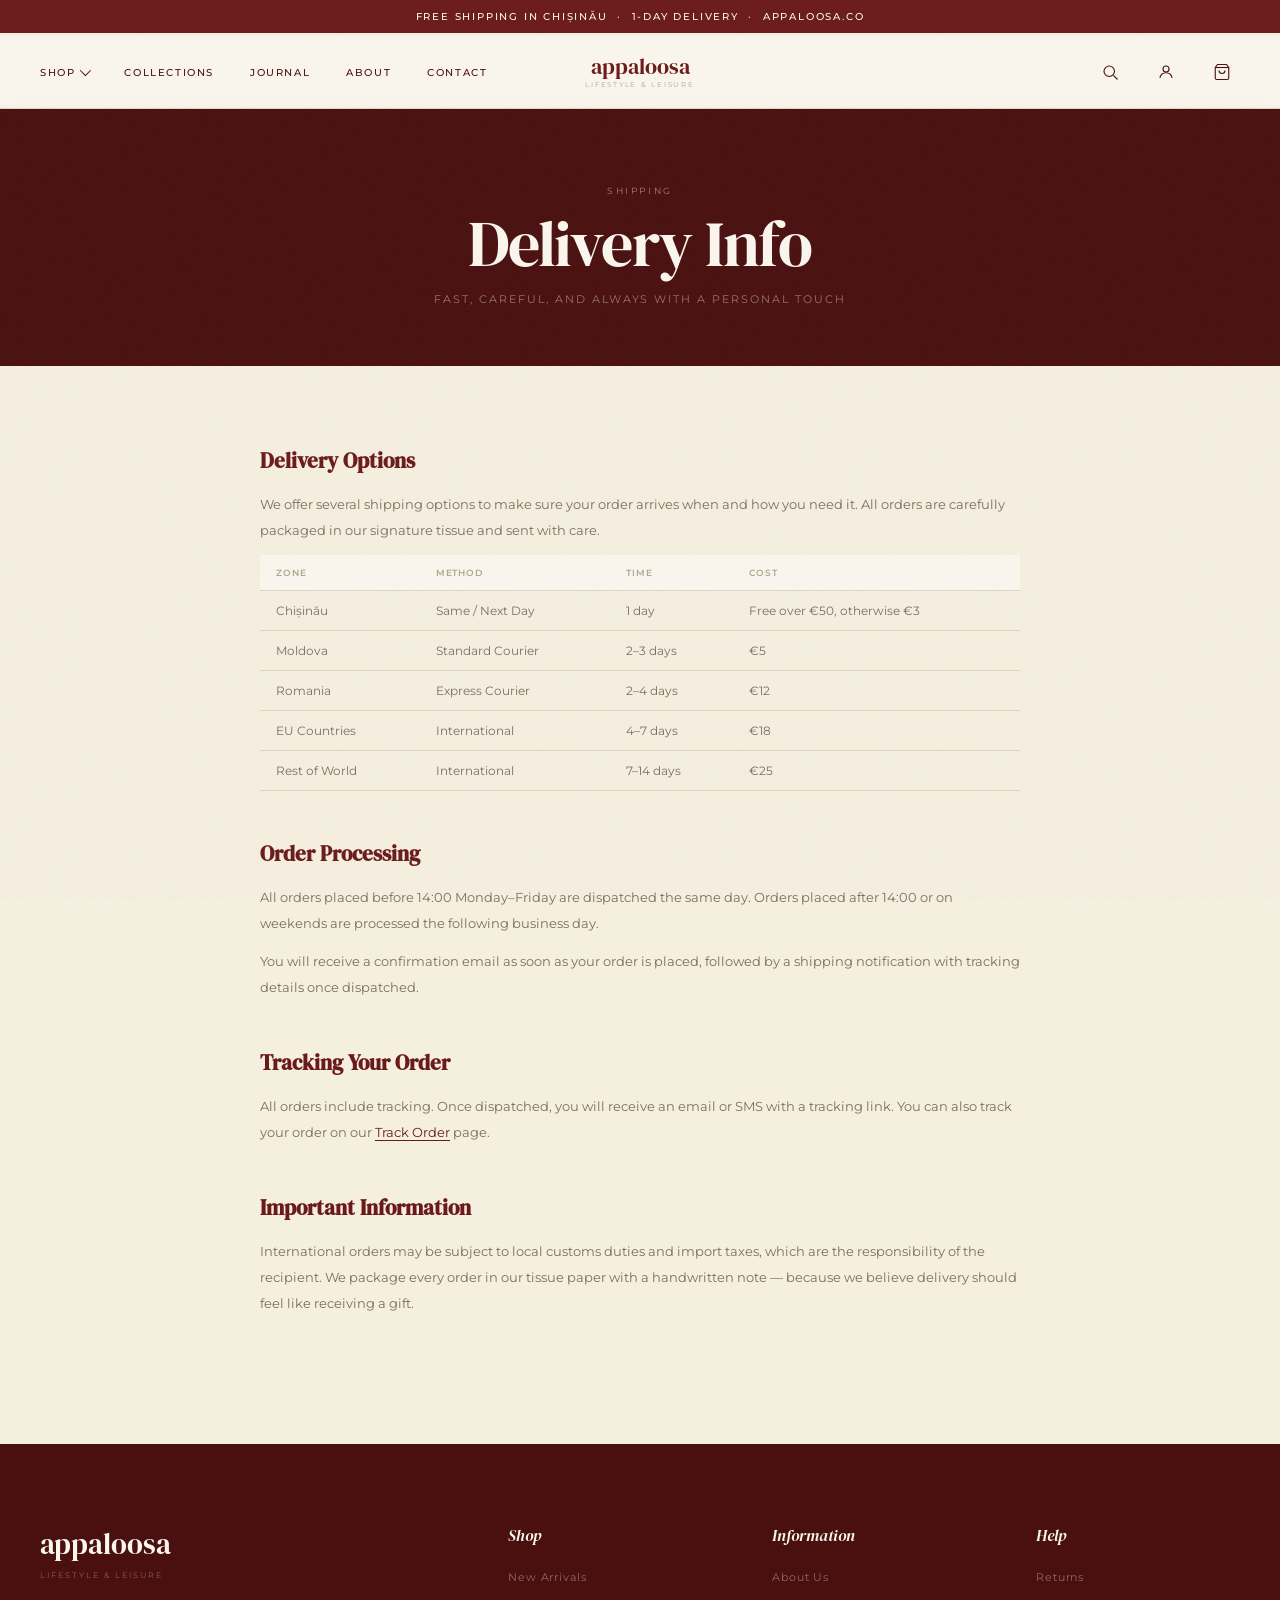
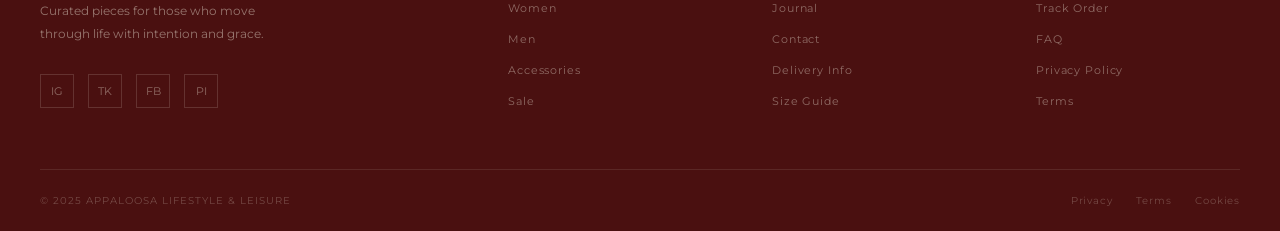
<file: delivery.html>
<!DOCTYPE html>
<html lang="en">
<head>
<meta charset="UTF-8">
<meta name="viewport" content="width=device-width, initial-scale=1.0">
<title>Appaloosa — Delivery Info</title>
<link rel="preconnect" href="https://fonts.googleapis.com"><link rel="preconnect" href="https://fonts.gstatic.com" crossorigin><link href="https://fonts.googleapis.com/css2?family=DM+Serif+Display:ital@0;1&family=Montserrat:wght@300;400;500;600&display=swap" rel="stylesheet">
<link rel="stylesheet" href="shared.css">
</head>
<body>
<!-- =============================================
   SHARED PARTIALS — включается в каждую страницу
   Копируй этот блок в начало/конец каждого файла
   ============================================= -->

<!-- ANNOUNCEMENT BAR -->
<div class="announcement-bar">
  Free shipping in Chișinău &nbsp;·&nbsp; 1-day delivery &nbsp;·&nbsp; appaloosa.co
</div>

<!-- HEADER -->
<header class="site-header" id="siteHeader">
  <div class="header-inner">
    <nav class="header-nav">
      <div class="nav-dropdown">
        <button>Shop <span class="nav-dropdown-arrow"></span></button>
        <div class="dropdown-menu">
          <a href="shop.html?cat=new-arrivals">New Arrivals</a>
          <a href="shop.html?cat=women">Women</a>
          <a href="shop.html?cat=men">Men</a>
          <a href="shop.html?cat=accessories">Accessories</a>
          <a href="shop.html?cat=sale">Sale</a>
        </div>
      </div>
      <a href="collections.html">Collections</a>
      <a href="journal.html">Journal</a>
      <a href="about.html">About</a>
      <a href="contact.html">Contact</a>
    </nav>
    <a href="index.html" class="header-logo">
      <div>
        <div class="header-logo-text">appaloosa</div>
        <div class="header-logo-sub">Lifestyle &amp; Leisure</div>
      </div>
    </a>
    <div class="header-icons">
      <button class="header-icon-btn" onclick="openSearch()" aria-label="Search">
        <svg viewBox="0 0 24 24"><circle cx="11" cy="11" r="7"/><line x1="16.5" y1="16.5" x2="22" y2="22"/></svg>
      </button>
      <button class="header-icon-btn" aria-label="Account">
        <svg viewBox="0 0 24 24"><circle cx="12" cy="8" r="4"/><path d="M4 20c0-4 3.6-7 8-7s8 3 8 7"/></svg>
      </button>
      <button class="header-icon-btn" onclick="openCart()" aria-label="Cart">
        <svg viewBox="0 0 24 24"><path d="M6 2L3 6v14a2 2 0 002 2h14a2 2 0 002-2V6l-3-4z"/><line x1="3" y1="6" x2="21" y2="6"/><path d="M16 10a4 4 0 01-8 0"/></svg>
        <span class="cart-badge">0</span>
      </button>
      <button class="mobile-menu-btn" id="mobileMenuBtn" onclick="toggleMobileMenu()">
        <span></span><span></span><span></span>
      </button>
    </div>
  </div>
</header>

<!-- MOBILE NAV -->
<div class="mobile-nav-overlay" id="mobileNavOverlay" onclick="closeMobileMenu()"></div>
<div class="mobile-nav-drawer" id="mobileNavDrawer">
  <div class="mobile-nav-header">
    <span class="mobile-nav-logo">appaloosa</span>
    <button class="mobile-nav-close" onclick="closeMobileMenu()">✕</button>
  </div>
  <div class="mobile-nav-links">
    <button onclick="toggleMobileShop()">Shop ▾</button>
    <div class="mobile-nav-sub" id="mobileShopSub">
      <a href="shop.html?cat=new-arrivals" onclick="closeMobileMenu()">New Arrivals</a>
      <a href="shop.html?cat=women" onclick="closeMobileMenu()">Women</a>
      <a href="shop.html?cat=men" onclick="closeMobileMenu()">Men</a>
      <a href="shop.html?cat=accessories" onclick="closeMobileMenu()">Accessories</a>
      <a href="shop.html?cat=sale" onclick="closeMobileMenu()">Sale</a>
    </div>
    <div class="mobile-nav-divider"></div>
    <a href="collections.html" onclick="closeMobileMenu()">Collections</a>
    <a href="journal.html" onclick="closeMobileMenu()">Journal</a>
    <a href="about.html" onclick="closeMobileMenu()">About</a>
    <a href="contact.html" onclick="closeMobileMenu()">Contact</a>
    <div class="mobile-nav-divider"></div>
    <a href="delivery.html" onclick="closeMobileMenu()">Delivery Info</a>
    <a href="size-guide.html" onclick="closeMobileMenu()">Size Guide</a>
    <a href="returns.html" onclick="closeMobileMenu()">Returns</a>
    <a href="track-order.html" onclick="closeMobileMenu()">Track Order</a>
    <a href="faq.html" onclick="closeMobileMenu()">FAQ</a>
    <a href="privacy.html" onclick="closeMobileMenu()">Privacy Policy</a>
    <a href="terms.html" onclick="closeMobileMenu()">Terms</a>
  </div>
</div>

<!-- SEARCH OVERLAY -->
<div class="search-overlay" id="searchOverlay">
  <button class="search-close" onclick="closeSearch()">✕</button>
  <span class="search-eyebrow">What are you looking for?</span>
  <div class="search-input-wrap">
    <input type="text" class="search-input" id="searchInput" placeholder="Search products, articles…" autocomplete="off">
    <span class="search-icon"><svg viewBox="0 0 24 24"><circle cx="11" cy="11" r="7"/><line x1="16.5" y1="16.5" x2="22" y2="22"/></svg></span>
  </div>
  <div class="search-results" id="searchResults"></div>
  <div class="search-popular" id="searchPopular">
    <span class="search-popular-label">Popular</span>
    <div class="search-popular-tags">
      <button class="search-tag" onclick="document.getElementById('searchInput').value='linen';runSearch('linen')">Linen</button>
      <button class="search-tag" onclick="document.getElementById('searchInput').value='accessories';runSearch('accessories')">Accessories</button>
      <button class="search-tag" onclick="document.getElementById('searchInput').value='new arrivals';runSearch('new arrivals')">New Arrivals</button>
      <button class="search-tag" onclick="document.getElementById('searchInput').value='sale';runSearch('sale')">Sale</button>
      <button class="search-tag" onclick="document.getElementById('searchInput').value='jacket';runSearch('jacket')">Jacket</button>
    </div>
  </div>
</div>

<!-- CART DRAWER -->
<div class="cart-overlay" id="cartOverlay" onclick="closeCart()"></div>
<div class="cart-drawer" id="cartDrawer">
  <div class="cart-drawer-header">
    <div>
      <div class="cart-drawer-title">Your Cart</div>
      <div class="cart-drawer-count" id="cartCount">0 items</div>
    </div>
    <button class="cart-drawer-close" onclick="closeCart()">✕</button>
  </div>
  <div class="cart-drawer-items" id="cartItems"></div>
  <div class="cart-drawer-footer" id="cartFooter">
    <div class="cart-subtotal">
      <span class="cart-subtotal-label">Subtotal</span>
      <span class="cart-subtotal-val" id="cartTotal">€0</span>
    </div>
    <p class="cart-note">Taxes included. Free delivery in Chișinău.</p>
    <button class="cart-checkout-btn">Proceed to Checkout</button>
    <button class="cart-continue" onclick="closeCart()">Continue Shopping</button>
  </div>
</div>

<!-- PRODUCT MODAL -->
<div class="product-modal" id="productModal">
  <div class="product-modal-overlay" onclick="closeProductModal()"></div>
  <div class="product-modal-panel">
    <div class="product-modal-gallery" id="modalGallery">
      <button class="product-modal-close" onclick="closeProductModal()">✕</button>
      <div class="gallery-slides-wrapper" id="gallerySlides">
        <div class="gallery-slide"><div class="gallery-slide-num">01</div><div class="gallery-slide-label">Front View</div></div>
        <div class="gallery-slide"><div class="gallery-slide-num">02</div><div class="gallery-slide-label">Detail</div></div>
        <div class="gallery-slide"><div class="gallery-slide-num">03</div><div class="gallery-slide-label">Back View</div></div>
      </div>
      <button class="gallery-arrow gallery-arrow--prev" onclick="slideGallery(-1)">&#8592;</button>
      <button class="gallery-arrow gallery-arrow--next" onclick="slideGallery(1)">&#8594;</button>
      <div class="product-modal-thumbs" id="galleryDots">
        <button class="product-modal-thumb active" onclick="goToSlide(0)"></button>
        <button class="product-modal-thumb" onclick="goToSlide(1)"></button>
        <button class="product-modal-thumb" onclick="goToSlide(2)"></button>
      </div>
    </div>
    <div class="product-modal-body">
      <div class="modal-breadcrumb">Appaloosa</div>
      <h2 class="modal-title" id="modalTitle">Product</h2>
      <div class="modal-price" id="modalPrice"></div>
      <hr class="modal-divider">
      <div id="modalColorsWrap">
        <span class="modal-option-label">Colour — <strong id="modalColorName"></strong></span>
        <div class="modal-colors" id="modalColors"></div>
      </div>
      <div id="modalSizesWrap">
        <span class="modal-option-label">Size</span>
        <div class="modal-sizes" id="modalSizes"></div>
      </div>
      <button class="modal-add-to-cart" onclick="addToCartFromModal()">Add to Cart</button>
      <hr class="modal-divider">
      <p class="modal-desc">A timeless piece crafted from premium materials. Relaxed fit with a refined silhouette — designed to move with you through every moment of the day.</p>
      <div class="modal-details">
        <div class="modal-detail-row"><span class="modal-detail-key">Material</span><span class="modal-detail-val">100% Premium Cotton</span></div>
        <div class="modal-detail-row"><span class="modal-detail-key">Fit</span><span class="modal-detail-val">Relaxed, slightly oversized</span></div>
        <div class="modal-detail-row"><span class="modal-detail-key">Care</span><span class="modal-detail-val">Machine wash 30°C, lay flat to dry</span></div>
        <div class="modal-detail-row"><span class="modal-detail-key">Origin</span><span class="modal-detail-val">Made in Portugal</span></div>
        <div class="modal-detail-row"><span class="modal-detail-key">Delivery</span><span class="modal-detail-val">1-day delivery in Chișinău</span></div>
      </div>
    </div>
  </div>
</div>

<!-- =============================================
   FULL FOOTER
   ============================================= -->
<footer class="site-footer">
  <div class="container">
    <div class="footer-grid">
      <div class="footer-brand">
        <span class="footer-logo-text">appaloosa</span>
        <span class="footer-logo-sub">Lifestyle &amp; Leisure</span>
        <p class="footer-tagline">Curated pieces for those who move through life with intention and grace.</p>
        <div class="footer-social">
          <a href="#" aria-label="Instagram">IG</a>
          <a href="#" aria-label="TikTok">TK</a>
          <a href="#" aria-label="Facebook">FB</a>
          <a href="#" aria-label="Pinterest">PI</a>
        </div>
      </div>
      <div class="footer-col">
        <span class="footer-col-title">Shop</span>
        <ul>
          <li><a href="shop.html?cat=new-arrivals">New Arrivals</a></li>
          <li><a href="shop.html?cat=women">Women</a></li>
          <li><a href="shop.html?cat=men">Men</a></li>
          <li><a href="shop.html?cat=accessories">Accessories</a></li>
          <li><a href="shop.html?cat=sale">Sale</a></li>
        </ul>
      </div>
      <div class="footer-col">
        <span class="footer-col-title">Information</span>
        <ul>
          <li><a href="about.html">About Us</a></li>
          <li><a href="journal.html">Journal</a></li>
          <li><a href="contact.html">Contact</a></li>
          <li><a href="delivery.html">Delivery Info</a></li>
          <li><a href="size-guide.html">Size Guide</a></li>
        </ul>
      </div>
      <div class="footer-col">
        <span class="footer-col-title">Help</span>
        <ul>
          <li><a href="returns.html">Returns</a></li>
          <li><a href="track-order.html">Track Order</a></li>
          <li><a href="faq.html">FAQ</a></li>
          <li><a href="privacy.html">Privacy Policy</a></li>
          <li><a href="terms.html">Terms</a></li>
        </ul>
      </div>
    </div>
    <div class="footer-bottom">
      <span class="footer-copy">© 2025 Appaloosa Lifestyle &amp; Leisure</span>
      <div class="footer-legal">
        <a href="privacy.html">Privacy</a>
        <a href="terms.html">Terms</a>
        <a href="#">Cookies</a>
      </div>
    </div>
  </div>
</footer>

<div class="page-content">

  <div class="page-hero"><span class="page-hero-eyebrow">Shipping</span><h1 class="page-hero-title">Delivery Info</h1><p class="page-hero-sub">Fast, careful, and always with a personal touch</p></div>
  <section class="info-page"><div class="container"><div class="info-page-content">
    <div class="info-section"><h2 class="info-section-title">Delivery Options</h2><p>We offer several shipping options to make sure your order arrives when and how you need it. All orders are carefully packaged in our signature tissue and sent with care.</p>
      <table class="info-table"><thead><tr><th>Zone</th><th>Method</th><th>Time</th><th>Cost</th></tr></thead><tbody>
        <tr><td>Chișinău</td><td>Same / Next Day</td><td>1 day</td><td>Free over €50, otherwise €3</td></tr>
        <tr><td>Moldova</td><td>Standard Courier</td><td>2–3 days</td><td>€5</td></tr>
        <tr><td>Romania</td><td>Express Courier</td><td>2–4 days</td><td>€12</td></tr>
        <tr><td>EU Countries</td><td>International</td><td>4–7 days</td><td>€18</td></tr>
        <tr><td>Rest of World</td><td>International</td><td>7–14 days</td><td>€25</td></tr>
      </tbody></table>
    </div>
    <div class="info-section"><h2 class="info-section-title">Order Processing</h2><p>All orders placed before 14:00 Monday–Friday are dispatched the same day. Orders placed after 14:00 or on weekends are processed the following business day.</p><p>You will receive a confirmation email as soon as your order is placed, followed by a shipping notification with tracking details once dispatched.</p></div>
    <div class="info-section"><h2 class="info-section-title">Tracking Your Order</h2><p>All orders include tracking. Once dispatched, you will receive an email or SMS with a tracking link. You can also track your order on our <a href="track-order.html" style="color:var(--burgundy);border-bottom:1px solid var(--burgundy)">Track Order</a> page.</p></div>
    <div class="info-section"><h2 class="info-section-title">Important Information</h2><p>International orders may be subject to local customs duties and import taxes, which are the responsibility of the recipient. We package every order in our tissue paper with a handwritten note — because we believe delivery should feel like receiving a gift.</p></div>
  </div></div></section>
</div>
<script src="shared.js"></script>

</body>
</html>
</file>
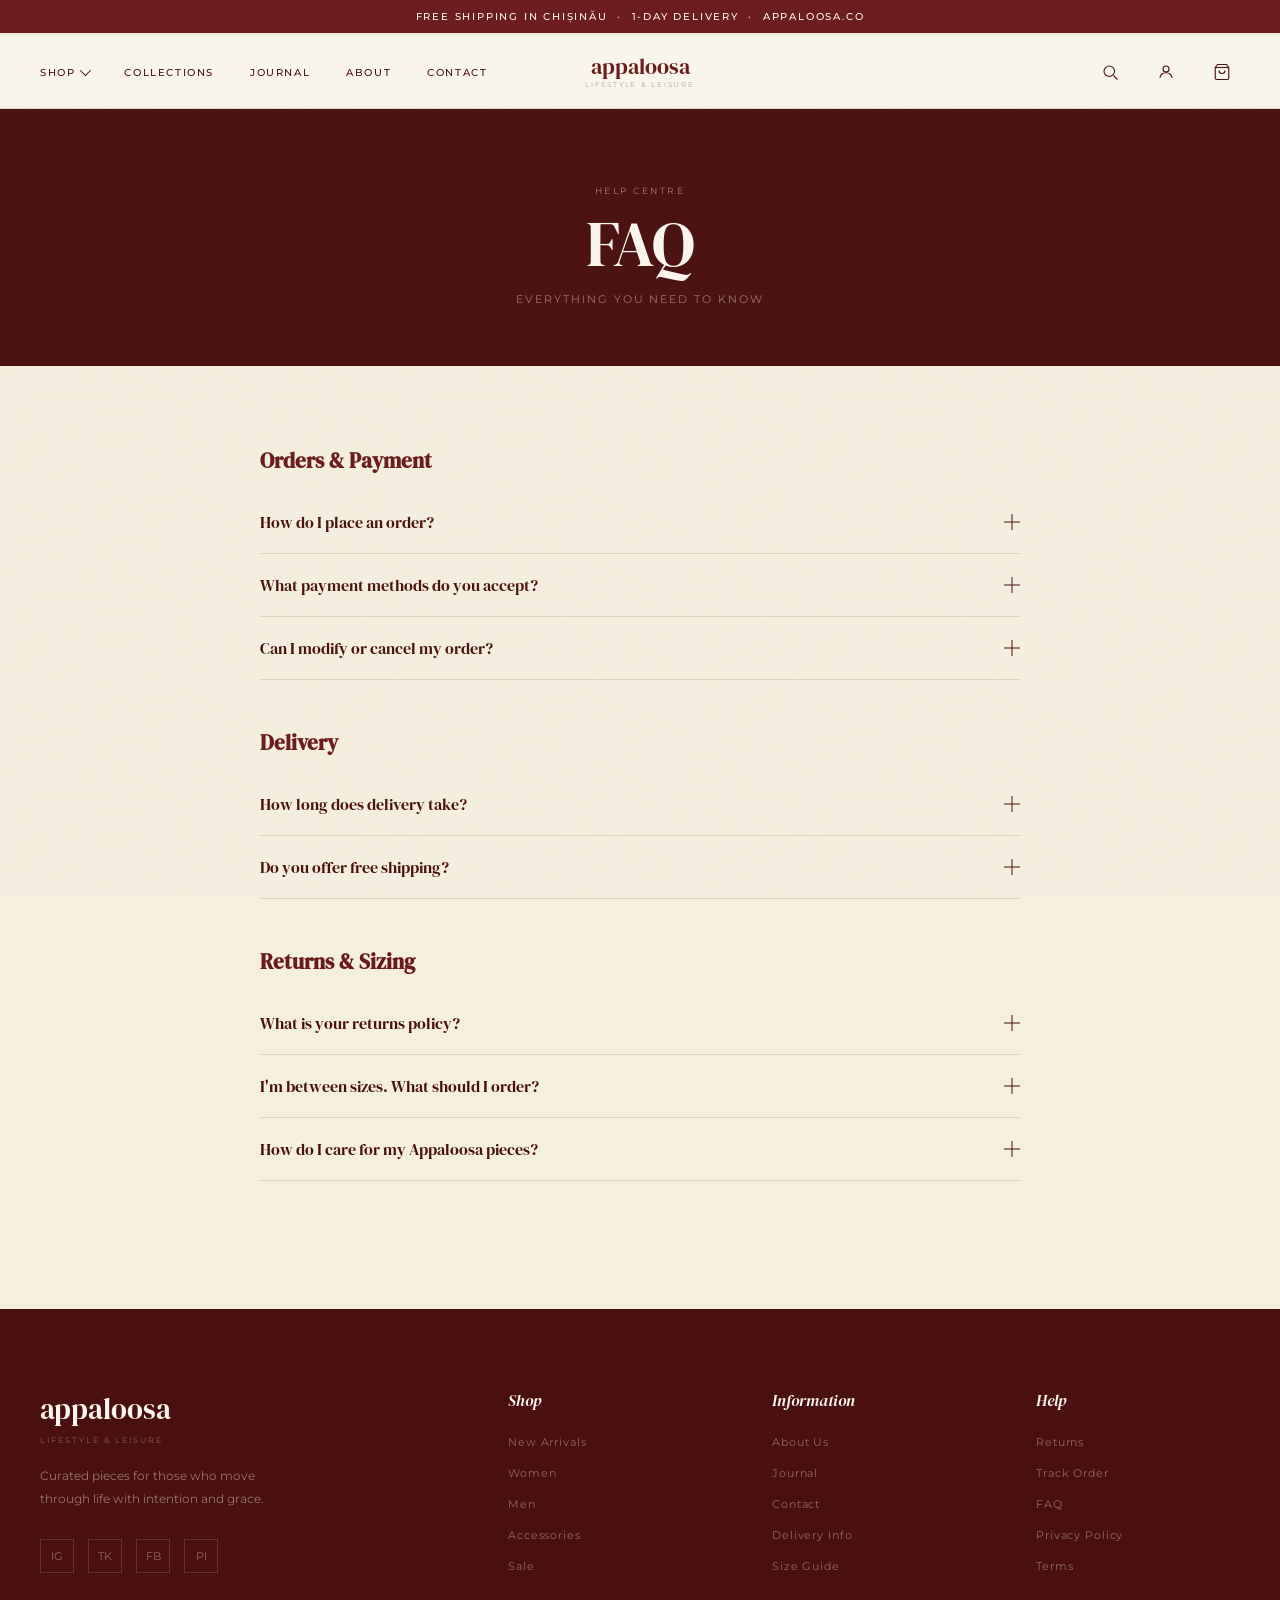
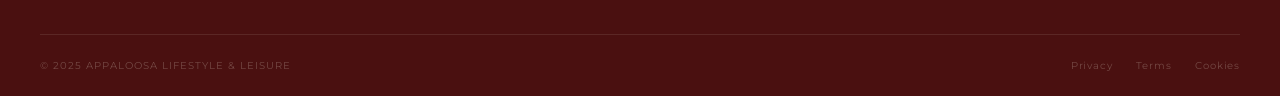
<file: faq.html>
<!DOCTYPE html>
<html lang="en">
<head>
<meta charset="UTF-8">
<meta name="viewport" content="width=device-width, initial-scale=1.0">
<title>Appaloosa — FAQ</title>
<link rel="preconnect" href="https://fonts.googleapis.com"><link rel="preconnect" href="https://fonts.gstatic.com" crossorigin><link href="https://fonts.googleapis.com/css2?family=DM+Serif+Display:ital@0;1&family=Montserrat:wght@300;400;500;600&display=swap" rel="stylesheet">
<link rel="stylesheet" href="shared.css">
</head>
<body>
<!-- =============================================
   SHARED PARTIALS — включается в каждую страницу
   Копируй этот блок в начало/конец каждого файла
   ============================================= -->

<!-- ANNOUNCEMENT BAR -->
<div class="announcement-bar">
  Free shipping in Chișinău &nbsp;·&nbsp; 1-day delivery &nbsp;·&nbsp; appaloosa.co
</div>

<!-- HEADER -->
<header class="site-header" id="siteHeader">
  <div class="header-inner">
    <nav class="header-nav">
      <div class="nav-dropdown">
        <button>Shop <span class="nav-dropdown-arrow"></span></button>
        <div class="dropdown-menu">
          <a href="shop.html?cat=new-arrivals">New Arrivals</a>
          <a href="shop.html?cat=women">Women</a>
          <a href="shop.html?cat=men">Men</a>
          <a href="shop.html?cat=accessories">Accessories</a>
          <a href="shop.html?cat=sale">Sale</a>
        </div>
      </div>
      <a href="collections.html">Collections</a>
      <a href="journal.html">Journal</a>
      <a href="about.html">About</a>
      <a href="contact.html">Contact</a>
    </nav>
    <a href="index.html" class="header-logo">
      <div>
        <div class="header-logo-text">appaloosa</div>
        <div class="header-logo-sub">Lifestyle &amp; Leisure</div>
      </div>
    </a>
    <div class="header-icons">
      <button class="header-icon-btn" onclick="openSearch()" aria-label="Search">
        <svg viewBox="0 0 24 24"><circle cx="11" cy="11" r="7"/><line x1="16.5" y1="16.5" x2="22" y2="22"/></svg>
      </button>
      <button class="header-icon-btn" aria-label="Account">
        <svg viewBox="0 0 24 24"><circle cx="12" cy="8" r="4"/><path d="M4 20c0-4 3.6-7 8-7s8 3 8 7"/></svg>
      </button>
      <button class="header-icon-btn" onclick="openCart()" aria-label="Cart">
        <svg viewBox="0 0 24 24"><path d="M6 2L3 6v14a2 2 0 002 2h14a2 2 0 002-2V6l-3-4z"/><line x1="3" y1="6" x2="21" y2="6"/><path d="M16 10a4 4 0 01-8 0"/></svg>
        <span class="cart-badge">0</span>
      </button>
      <button class="mobile-menu-btn" id="mobileMenuBtn" onclick="toggleMobileMenu()">
        <span></span><span></span><span></span>
      </button>
    </div>
  </div>
</header>

<!-- MOBILE NAV -->
<div class="mobile-nav-overlay" id="mobileNavOverlay" onclick="closeMobileMenu()"></div>
<div class="mobile-nav-drawer" id="mobileNavDrawer">
  <div class="mobile-nav-header">
    <span class="mobile-nav-logo">appaloosa</span>
    <button class="mobile-nav-close" onclick="closeMobileMenu()">✕</button>
  </div>
  <div class="mobile-nav-links">
    <button onclick="toggleMobileShop()">Shop ▾</button>
    <div class="mobile-nav-sub" id="mobileShopSub">
      <a href="shop.html?cat=new-arrivals" onclick="closeMobileMenu()">New Arrivals</a>
      <a href="shop.html?cat=women" onclick="closeMobileMenu()">Women</a>
      <a href="shop.html?cat=men" onclick="closeMobileMenu()">Men</a>
      <a href="shop.html?cat=accessories" onclick="closeMobileMenu()">Accessories</a>
      <a href="shop.html?cat=sale" onclick="closeMobileMenu()">Sale</a>
    </div>
    <div class="mobile-nav-divider"></div>
    <a href="collections.html" onclick="closeMobileMenu()">Collections</a>
    <a href="journal.html" onclick="closeMobileMenu()">Journal</a>
    <a href="about.html" onclick="closeMobileMenu()">About</a>
    <a href="contact.html" onclick="closeMobileMenu()">Contact</a>
    <div class="mobile-nav-divider"></div>
    <a href="delivery.html" onclick="closeMobileMenu()">Delivery Info</a>
    <a href="size-guide.html" onclick="closeMobileMenu()">Size Guide</a>
    <a href="returns.html" onclick="closeMobileMenu()">Returns</a>
    <a href="track-order.html" onclick="closeMobileMenu()">Track Order</a>
    <a href="faq.html" onclick="closeMobileMenu()">FAQ</a>
    <a href="privacy.html" onclick="closeMobileMenu()">Privacy Policy</a>
    <a href="terms.html" onclick="closeMobileMenu()">Terms</a>
  </div>
</div>

<!-- SEARCH OVERLAY -->
<div class="search-overlay" id="searchOverlay">
  <button class="search-close" onclick="closeSearch()">✕</button>
  <span class="search-eyebrow">What are you looking for?</span>
  <div class="search-input-wrap">
    <input type="text" class="search-input" id="searchInput" placeholder="Search products, articles…" autocomplete="off">
    <span class="search-icon"><svg viewBox="0 0 24 24"><circle cx="11" cy="11" r="7"/><line x1="16.5" y1="16.5" x2="22" y2="22"/></svg></span>
  </div>
  <div class="search-results" id="searchResults"></div>
  <div class="search-popular" id="searchPopular">
    <span class="search-popular-label">Popular</span>
    <div class="search-popular-tags">
      <button class="search-tag" onclick="document.getElementById('searchInput').value='linen';runSearch('linen')">Linen</button>
      <button class="search-tag" onclick="document.getElementById('searchInput').value='accessories';runSearch('accessories')">Accessories</button>
      <button class="search-tag" onclick="document.getElementById('searchInput').value='new arrivals';runSearch('new arrivals')">New Arrivals</button>
      <button class="search-tag" onclick="document.getElementById('searchInput').value='sale';runSearch('sale')">Sale</button>
      <button class="search-tag" onclick="document.getElementById('searchInput').value='jacket';runSearch('jacket')">Jacket</button>
    </div>
  </div>
</div>

<!-- CART DRAWER -->
<div class="cart-overlay" id="cartOverlay" onclick="closeCart()"></div>
<div class="cart-drawer" id="cartDrawer">
  <div class="cart-drawer-header">
    <div>
      <div class="cart-drawer-title">Your Cart</div>
      <div class="cart-drawer-count" id="cartCount">0 items</div>
    </div>
    <button class="cart-drawer-close" onclick="closeCart()">✕</button>
  </div>
  <div class="cart-drawer-items" id="cartItems"></div>
  <div class="cart-drawer-footer" id="cartFooter">
    <div class="cart-subtotal">
      <span class="cart-subtotal-label">Subtotal</span>
      <span class="cart-subtotal-val" id="cartTotal">€0</span>
    </div>
    <p class="cart-note">Taxes included. Free delivery in Chișinău.</p>
    <button class="cart-checkout-btn">Proceed to Checkout</button>
    <button class="cart-continue" onclick="closeCart()">Continue Shopping</button>
  </div>
</div>

<!-- PRODUCT MODAL -->
<div class="product-modal" id="productModal">
  <div class="product-modal-overlay" onclick="closeProductModal()"></div>
  <div class="product-modal-panel">
    <div class="product-modal-gallery" id="modalGallery">
      <button class="product-modal-close" onclick="closeProductModal()">✕</button>
      <div class="gallery-slides-wrapper" id="gallerySlides">
        <div class="gallery-slide"><div class="gallery-slide-num">01</div><div class="gallery-slide-label">Front View</div></div>
        <div class="gallery-slide"><div class="gallery-slide-num">02</div><div class="gallery-slide-label">Detail</div></div>
        <div class="gallery-slide"><div class="gallery-slide-num">03</div><div class="gallery-slide-label">Back View</div></div>
      </div>
      <button class="gallery-arrow gallery-arrow--prev" onclick="slideGallery(-1)">&#8592;</button>
      <button class="gallery-arrow gallery-arrow--next" onclick="slideGallery(1)">&#8594;</button>
      <div class="product-modal-thumbs" id="galleryDots">
        <button class="product-modal-thumb active" onclick="goToSlide(0)"></button>
        <button class="product-modal-thumb" onclick="goToSlide(1)"></button>
        <button class="product-modal-thumb" onclick="goToSlide(2)"></button>
      </div>
    </div>
    <div class="product-modal-body">
      <div class="modal-breadcrumb">Appaloosa</div>
      <h2 class="modal-title" id="modalTitle">Product</h2>
      <div class="modal-price" id="modalPrice"></div>
      <hr class="modal-divider">
      <div id="modalColorsWrap">
        <span class="modal-option-label">Colour — <strong id="modalColorName"></strong></span>
        <div class="modal-colors" id="modalColors"></div>
      </div>
      <div id="modalSizesWrap">
        <span class="modal-option-label">Size</span>
        <div class="modal-sizes" id="modalSizes"></div>
      </div>
      <button class="modal-add-to-cart" onclick="addToCartFromModal()">Add to Cart</button>
      <hr class="modal-divider">
      <p class="modal-desc">A timeless piece crafted from premium materials. Relaxed fit with a refined silhouette — designed to move with you through every moment of the day.</p>
      <div class="modal-details">
        <div class="modal-detail-row"><span class="modal-detail-key">Material</span><span class="modal-detail-val">100% Premium Cotton</span></div>
        <div class="modal-detail-row"><span class="modal-detail-key">Fit</span><span class="modal-detail-val">Relaxed, slightly oversized</span></div>
        <div class="modal-detail-row"><span class="modal-detail-key">Care</span><span class="modal-detail-val">Machine wash 30°C, lay flat to dry</span></div>
        <div class="modal-detail-row"><span class="modal-detail-key">Origin</span><span class="modal-detail-val">Made in Portugal</span></div>
        <div class="modal-detail-row"><span class="modal-detail-key">Delivery</span><span class="modal-detail-val">1-day delivery in Chișinău</span></div>
      </div>
    </div>
  </div>
</div>

<!-- =============================================
   FULL FOOTER
   ============================================= -->
<footer class="site-footer">
  <div class="container">
    <div class="footer-grid">
      <div class="footer-brand">
        <span class="footer-logo-text">appaloosa</span>
        <span class="footer-logo-sub">Lifestyle &amp; Leisure</span>
        <p class="footer-tagline">Curated pieces for those who move through life with intention and grace.</p>
        <div class="footer-social">
          <a href="#" aria-label="Instagram">IG</a>
          <a href="#" aria-label="TikTok">TK</a>
          <a href="#" aria-label="Facebook">FB</a>
          <a href="#" aria-label="Pinterest">PI</a>
        </div>
      </div>
      <div class="footer-col">
        <span class="footer-col-title">Shop</span>
        <ul>
          <li><a href="shop.html?cat=new-arrivals">New Arrivals</a></li>
          <li><a href="shop.html?cat=women">Women</a></li>
          <li><a href="shop.html?cat=men">Men</a></li>
          <li><a href="shop.html?cat=accessories">Accessories</a></li>
          <li><a href="shop.html?cat=sale">Sale</a></li>
        </ul>
      </div>
      <div class="footer-col">
        <span class="footer-col-title">Information</span>
        <ul>
          <li><a href="about.html">About Us</a></li>
          <li><a href="journal.html">Journal</a></li>
          <li><a href="contact.html">Contact</a></li>
          <li><a href="delivery.html">Delivery Info</a></li>
          <li><a href="size-guide.html">Size Guide</a></li>
        </ul>
      </div>
      <div class="footer-col">
        <span class="footer-col-title">Help</span>
        <ul>
          <li><a href="returns.html">Returns</a></li>
          <li><a href="track-order.html">Track Order</a></li>
          <li><a href="faq.html">FAQ</a></li>
          <li><a href="privacy.html">Privacy Policy</a></li>
          <li><a href="terms.html">Terms</a></li>
        </ul>
      </div>
    </div>
    <div class="footer-bottom">
      <span class="footer-copy">© 2025 Appaloosa Lifestyle &amp; Leisure</span>
      <div class="footer-legal">
        <a href="privacy.html">Privacy</a>
        <a href="terms.html">Terms</a>
        <a href="#">Cookies</a>
      </div>
    </div>
  </div>
</footer>

<div class="page-content">

  <div class="page-hero"><span class="page-hero-eyebrow">Help Centre</span><h1 class="page-hero-title">FAQ</h1><p class="page-hero-sub">Everything you need to know</p></div>
  <section class="info-page"><div class="container"><div class="info-page-content">
    <div class="info-section"><h2 class="info-section-title">Orders &amp; Payment</h2>
      <div class="info-accordion-item"><button class="info-accordion-btn" onclick="toggleAccordion(this)">How do I place an order?<span class="info-accordion-icon"></span></button><div class="info-accordion-content"><p>Browse our collections, select your size and colour, then click "Add to Cart". When you're ready, proceed to checkout where you can pay securely by card, PayPal, or bank transfer.</p></div></div>
      <div class="info-accordion-item"><button class="info-accordion-btn" onclick="toggleAccordion(this)">What payment methods do you accept?<span class="info-accordion-icon"></span></button><div class="info-accordion-content"><p>We accept all major credit and debit cards (Visa, Mastercard, Amex), PayPal, Apple Pay, Google Pay, and bank transfer. All payments are processed securely via Shopify Payments.</p></div></div>
      <div class="info-accordion-item"><button class="info-accordion-btn" onclick="toggleAccordion(this)">Can I modify or cancel my order?<span class="info-accordion-icon"></span></button><div class="info-accordion-content"><p>If you need to modify or cancel, please contact us within 2 hours of placing your order. We'll always do our best to help.</p></div></div>
    </div>
    <div class="info-section"><h2 class="info-section-title">Delivery</h2>
      <div class="info-accordion-item"><button class="info-accordion-btn" onclick="toggleAccordion(this)">How long does delivery take?<span class="info-accordion-icon"></span></button><div class="info-accordion-content"><p>In Chișinău, we deliver next day. Within Moldova, 2–3 days. Romania and EU, 4–7 days. Full details on our <a href="delivery.html" style="color:var(--burgundy)">Delivery Info</a> page.</p></div></div>
      <div class="info-accordion-item"><button class="info-accordion-btn" onclick="toggleAccordion(this)">Do you offer free shipping?<span class="info-accordion-icon"></span></button><div class="info-accordion-content"><p>Yes — free delivery in Chișinău on all orders over €50. For international orders, free shipping is available on orders over €200.</p></div></div>
    </div>
    <div class="info-section"><h2 class="info-section-title">Returns &amp; Sizing</h2>
      <div class="info-accordion-item"><button class="info-accordion-btn" onclick="toggleAccordion(this)">What is your returns policy?<span class="info-accordion-icon"></span></button><div class="info-accordion-content"><p>30 days from delivery, no questions asked. Items must be unworn and in original packaging. See our full <a href="returns.html" style="color:var(--burgundy)">Returns</a> page for details.</p></div></div>
      <div class="info-accordion-item"><button class="info-accordion-btn" onclick="toggleAccordion(this)">I'm between sizes. What should I order?<span class="info-accordion-icon"></span></button><div class="info-accordion-content"><p>Our pieces generally have a relaxed fit. If you're between sizes, we suggest sizing down. Check our <a href="size-guide.html" style="color:var(--burgundy)">Size Guide</a> or contact us for personalised advice.</p></div></div>
      <div class="info-accordion-item"><button class="info-accordion-btn" onclick="toggleAccordion(this)">How do I care for my Appaloosa pieces?<span class="info-accordion-icon"></span></button><div class="info-accordion-content"><p>Each garment comes with care instructions on the label. Generally: machine wash at 30°C for cotton and linen; hand wash or dry clean for silk and wool. Air dry away from direct sunlight.</p></div></div>
    </div>
  </div></div></section>
</div>
<script src="shared.js"></script>

</body>
</html>
</file>
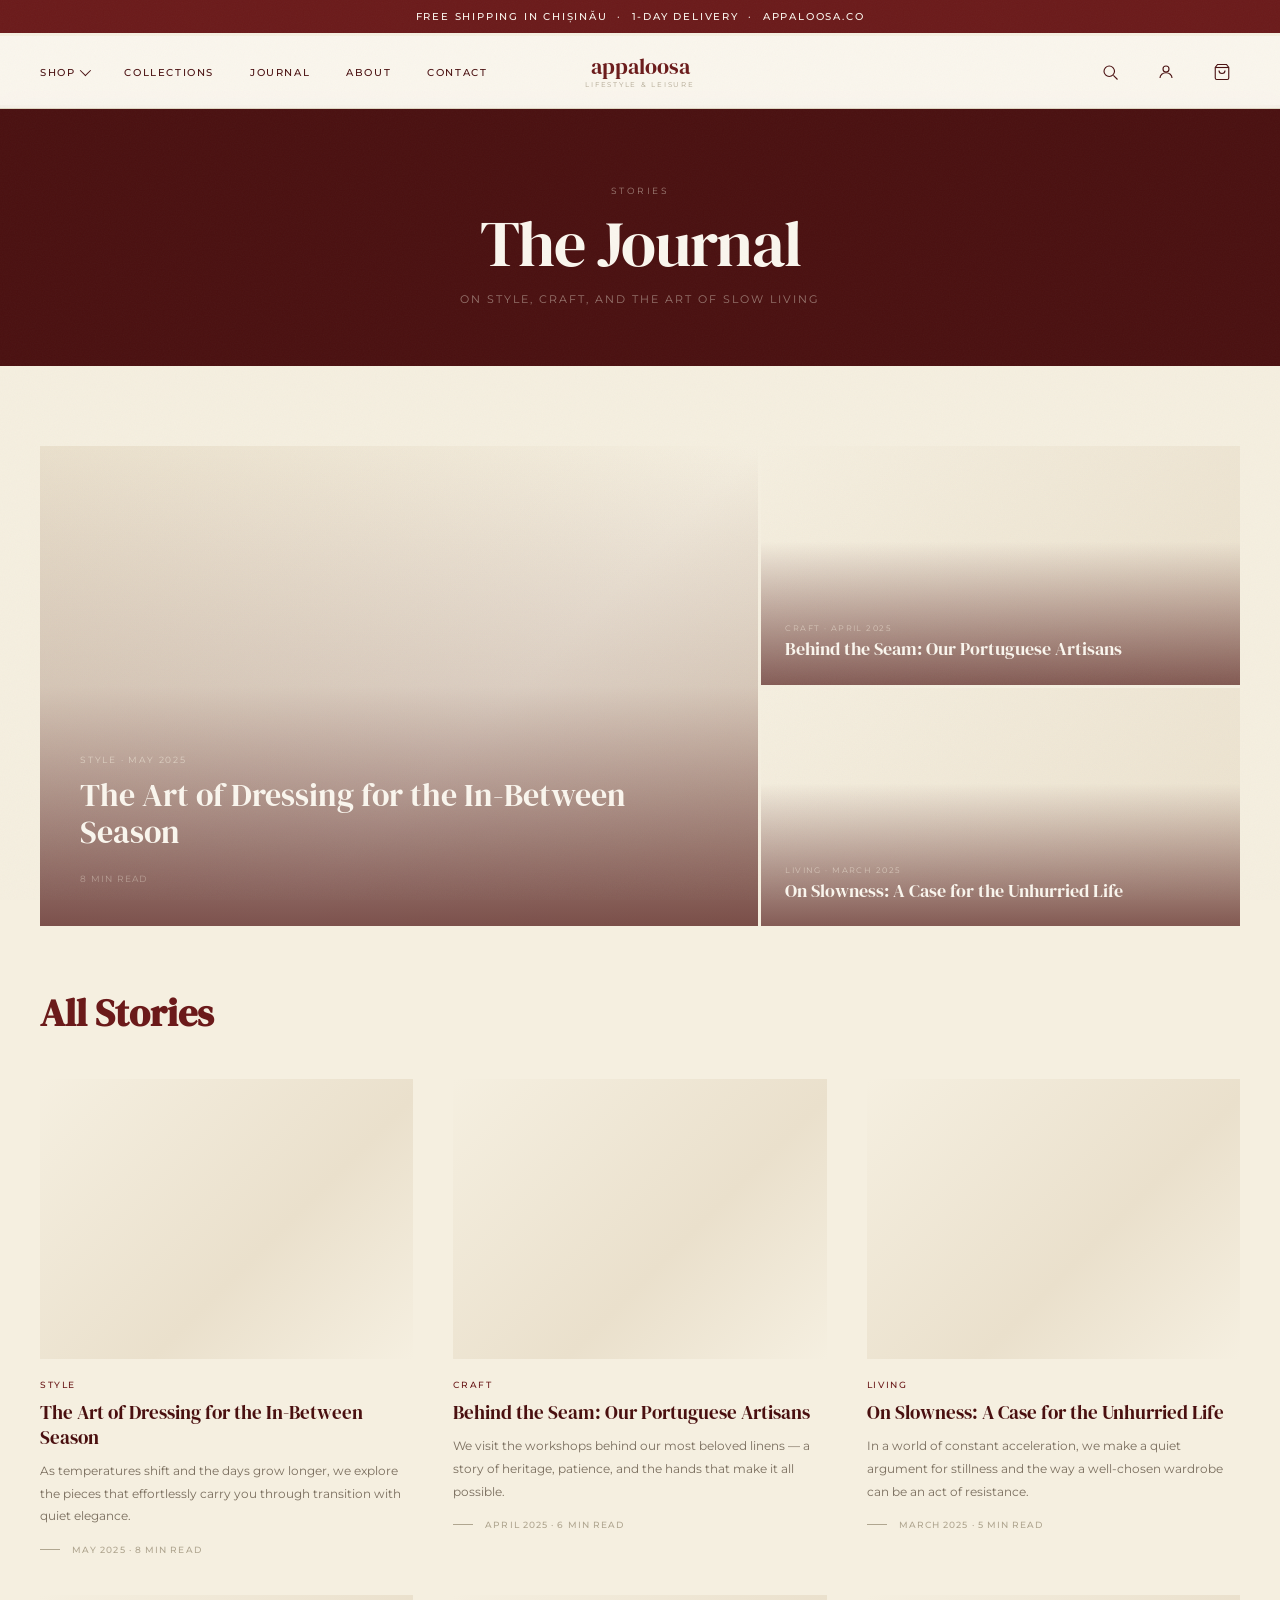
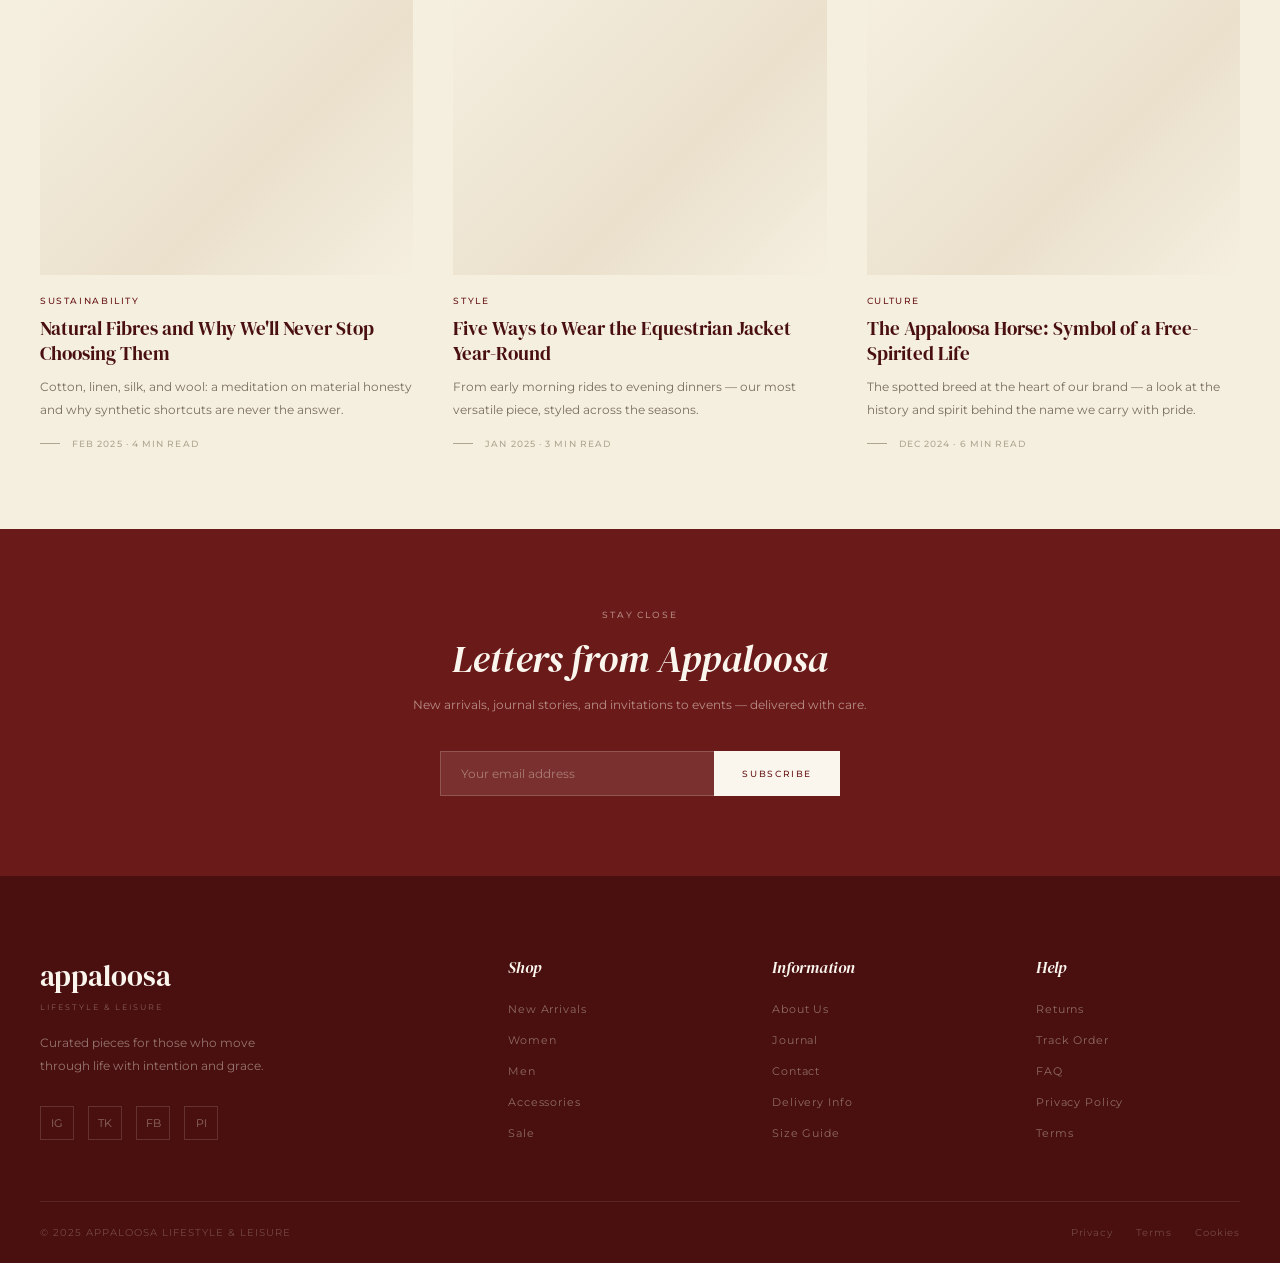
<file: journal.html>
<!DOCTYPE html>
<html lang="en">
<head>
<meta charset="UTF-8">
<meta name="viewport" content="width=device-width, initial-scale=1.0">
<title>Appaloosa — Journal</title>
<link rel="preconnect" href="https://fonts.googleapis.com"><link rel="preconnect" href="https://fonts.gstatic.com" crossorigin><link href="https://fonts.googleapis.com/css2?family=DM+Serif+Display:ital@0;1&family=Montserrat:wght@300;400;500;600&display=swap" rel="stylesheet">
<link rel="stylesheet" href="shared.css">
</head>
<body>
<!-- =============================================
   SHARED PARTIALS — включается в каждую страницу
   Копируй этот блок в начало/конец каждого файла
   ============================================= -->

<!-- ANNOUNCEMENT BAR -->
<div class="announcement-bar">
  Free shipping in Chișinău &nbsp;·&nbsp; 1-day delivery &nbsp;·&nbsp; appaloosa.co
</div>

<!-- HEADER -->
<header class="site-header" id="siteHeader">
  <div class="header-inner">
    <nav class="header-nav">
      <div class="nav-dropdown">
        <button>Shop <span class="nav-dropdown-arrow"></span></button>
        <div class="dropdown-menu">
          <a href="shop.html?cat=new-arrivals">New Arrivals</a>
          <a href="shop.html?cat=women">Women</a>
          <a href="shop.html?cat=men">Men</a>
          <a href="shop.html?cat=accessories">Accessories</a>
          <a href="shop.html?cat=sale">Sale</a>
        </div>
      </div>
      <a href="collections.html">Collections</a>
      <a href="journal.html">Journal</a>
      <a href="about.html">About</a>
      <a href="contact.html">Contact</a>
    </nav>
    <a href="index.html" class="header-logo">
      <div>
        <div class="header-logo-text">appaloosa</div>
        <div class="header-logo-sub">Lifestyle &amp; Leisure</div>
      </div>
    </a>
    <div class="header-icons">
      <button class="header-icon-btn" onclick="openSearch()" aria-label="Search">
        <svg viewBox="0 0 24 24"><circle cx="11" cy="11" r="7"/><line x1="16.5" y1="16.5" x2="22" y2="22"/></svg>
      </button>
      <button class="header-icon-btn" aria-label="Account">
        <svg viewBox="0 0 24 24"><circle cx="12" cy="8" r="4"/><path d="M4 20c0-4 3.6-7 8-7s8 3 8 7"/></svg>
      </button>
      <button class="header-icon-btn" onclick="openCart()" aria-label="Cart">
        <svg viewBox="0 0 24 24"><path d="M6 2L3 6v14a2 2 0 002 2h14a2 2 0 002-2V6l-3-4z"/><line x1="3" y1="6" x2="21" y2="6"/><path d="M16 10a4 4 0 01-8 0"/></svg>
        <span class="cart-badge">0</span>
      </button>
      <button class="mobile-menu-btn" id="mobileMenuBtn" onclick="toggleMobileMenu()">
        <span></span><span></span><span></span>
      </button>
    </div>
  </div>
</header>

<!-- MOBILE NAV -->
<div class="mobile-nav-overlay" id="mobileNavOverlay" onclick="closeMobileMenu()"></div>
<div class="mobile-nav-drawer" id="mobileNavDrawer">
  <div class="mobile-nav-header">
    <span class="mobile-nav-logo">appaloosa</span>
    <button class="mobile-nav-close" onclick="closeMobileMenu()">✕</button>
  </div>
  <div class="mobile-nav-links">
    <button onclick="toggleMobileShop()">Shop ▾</button>
    <div class="mobile-nav-sub" id="mobileShopSub">
      <a href="shop.html?cat=new-arrivals" onclick="closeMobileMenu()">New Arrivals</a>
      <a href="shop.html?cat=women" onclick="closeMobileMenu()">Women</a>
      <a href="shop.html?cat=men" onclick="closeMobileMenu()">Men</a>
      <a href="shop.html?cat=accessories" onclick="closeMobileMenu()">Accessories</a>
      <a href="shop.html?cat=sale" onclick="closeMobileMenu()">Sale</a>
    </div>
    <div class="mobile-nav-divider"></div>
    <a href="collections.html" onclick="closeMobileMenu()">Collections</a>
    <a href="journal.html" onclick="closeMobileMenu()">Journal</a>
    <a href="about.html" onclick="closeMobileMenu()">About</a>
    <a href="contact.html" onclick="closeMobileMenu()">Contact</a>
    <div class="mobile-nav-divider"></div>
    <a href="delivery.html" onclick="closeMobileMenu()">Delivery Info</a>
    <a href="size-guide.html" onclick="closeMobileMenu()">Size Guide</a>
    <a href="returns.html" onclick="closeMobileMenu()">Returns</a>
    <a href="track-order.html" onclick="closeMobileMenu()">Track Order</a>
    <a href="faq.html" onclick="closeMobileMenu()">FAQ</a>
    <a href="privacy.html" onclick="closeMobileMenu()">Privacy Policy</a>
    <a href="terms.html" onclick="closeMobileMenu()">Terms</a>
  </div>
</div>

<!-- SEARCH OVERLAY -->
<div class="search-overlay" id="searchOverlay">
  <button class="search-close" onclick="closeSearch()">✕</button>
  <span class="search-eyebrow">What are you looking for?</span>
  <div class="search-input-wrap">
    <input type="text" class="search-input" id="searchInput" placeholder="Search products, articles…" autocomplete="off">
    <span class="search-icon"><svg viewBox="0 0 24 24"><circle cx="11" cy="11" r="7"/><line x1="16.5" y1="16.5" x2="22" y2="22"/></svg></span>
  </div>
  <div class="search-results" id="searchResults"></div>
  <div class="search-popular" id="searchPopular">
    <span class="search-popular-label">Popular</span>
    <div class="search-popular-tags">
      <button class="search-tag" onclick="document.getElementById('searchInput').value='linen';runSearch('linen')">Linen</button>
      <button class="search-tag" onclick="document.getElementById('searchInput').value='accessories';runSearch('accessories')">Accessories</button>
      <button class="search-tag" onclick="document.getElementById('searchInput').value='new arrivals';runSearch('new arrivals')">New Arrivals</button>
      <button class="search-tag" onclick="document.getElementById('searchInput').value='sale';runSearch('sale')">Sale</button>
      <button class="search-tag" onclick="document.getElementById('searchInput').value='jacket';runSearch('jacket')">Jacket</button>
    </div>
  </div>
</div>

<!-- CART DRAWER -->
<div class="cart-overlay" id="cartOverlay" onclick="closeCart()"></div>
<div class="cart-drawer" id="cartDrawer">
  <div class="cart-drawer-header">
    <div>
      <div class="cart-drawer-title">Your Cart</div>
      <div class="cart-drawer-count" id="cartCount">0 items</div>
    </div>
    <button class="cart-drawer-close" onclick="closeCart()">✕</button>
  </div>
  <div class="cart-drawer-items" id="cartItems"></div>
  <div class="cart-drawer-footer" id="cartFooter">
    <div class="cart-subtotal">
      <span class="cart-subtotal-label">Subtotal</span>
      <span class="cart-subtotal-val" id="cartTotal">€0</span>
    </div>
    <p class="cart-note">Taxes included. Free delivery in Chișinău.</p>
    <button class="cart-checkout-btn">Proceed to Checkout</button>
    <button class="cart-continue" onclick="closeCart()">Continue Shopping</button>
  </div>
</div>

<!-- PRODUCT MODAL -->
<div class="product-modal" id="productModal">
  <div class="product-modal-overlay" onclick="closeProductModal()"></div>
  <div class="product-modal-panel">
    <div class="product-modal-gallery" id="modalGallery">
      <button class="product-modal-close" onclick="closeProductModal()">✕</button>
      <div class="gallery-slides-wrapper" id="gallerySlides">
        <div class="gallery-slide"><div class="gallery-slide-num">01</div><div class="gallery-slide-label">Front View</div></div>
        <div class="gallery-slide"><div class="gallery-slide-num">02</div><div class="gallery-slide-label">Detail</div></div>
        <div class="gallery-slide"><div class="gallery-slide-num">03</div><div class="gallery-slide-label">Back View</div></div>
      </div>
      <button class="gallery-arrow gallery-arrow--prev" onclick="slideGallery(-1)">&#8592;</button>
      <button class="gallery-arrow gallery-arrow--next" onclick="slideGallery(1)">&#8594;</button>
      <div class="product-modal-thumbs" id="galleryDots">
        <button class="product-modal-thumb active" onclick="goToSlide(0)"></button>
        <button class="product-modal-thumb" onclick="goToSlide(1)"></button>
        <button class="product-modal-thumb" onclick="goToSlide(2)"></button>
      </div>
    </div>
    <div class="product-modal-body">
      <div class="modal-breadcrumb">Appaloosa</div>
      <h2 class="modal-title" id="modalTitle">Product</h2>
      <div class="modal-price" id="modalPrice"></div>
      <hr class="modal-divider">
      <div id="modalColorsWrap">
        <span class="modal-option-label">Colour — <strong id="modalColorName"></strong></span>
        <div class="modal-colors" id="modalColors"></div>
      </div>
      <div id="modalSizesWrap">
        <span class="modal-option-label">Size</span>
        <div class="modal-sizes" id="modalSizes"></div>
      </div>
      <button class="modal-add-to-cart" onclick="addToCartFromModal()">Add to Cart</button>
      <hr class="modal-divider">
      <p class="modal-desc">A timeless piece crafted from premium materials. Relaxed fit with a refined silhouette — designed to move with you through every moment of the day.</p>
      <div class="modal-details">
        <div class="modal-detail-row"><span class="modal-detail-key">Material</span><span class="modal-detail-val">100% Premium Cotton</span></div>
        <div class="modal-detail-row"><span class="modal-detail-key">Fit</span><span class="modal-detail-val">Relaxed, slightly oversized</span></div>
        <div class="modal-detail-row"><span class="modal-detail-key">Care</span><span class="modal-detail-val">Machine wash 30°C, lay flat to dry</span></div>
        <div class="modal-detail-row"><span class="modal-detail-key">Origin</span><span class="modal-detail-val">Made in Portugal</span></div>
        <div class="modal-detail-row"><span class="modal-detail-key">Delivery</span><span class="modal-detail-val">1-day delivery in Chișinău</span></div>
      </div>
    </div>
  </div>
</div>

<!-- =============================================
   FULL FOOTER
   ============================================= -->
<footer class="site-footer">
  <div class="container">
    <div class="footer-grid">
      <div class="footer-brand">
        <span class="footer-logo-text">appaloosa</span>
        <span class="footer-logo-sub">Lifestyle &amp; Leisure</span>
        <p class="footer-tagline">Curated pieces for those who move through life with intention and grace.</p>
        <div class="footer-social">
          <a href="#" aria-label="Instagram">IG</a>
          <a href="#" aria-label="TikTok">TK</a>
          <a href="#" aria-label="Facebook">FB</a>
          <a href="#" aria-label="Pinterest">PI</a>
        </div>
      </div>
      <div class="footer-col">
        <span class="footer-col-title">Shop</span>
        <ul>
          <li><a href="shop.html?cat=new-arrivals">New Arrivals</a></li>
          <li><a href="shop.html?cat=women">Women</a></li>
          <li><a href="shop.html?cat=men">Men</a></li>
          <li><a href="shop.html?cat=accessories">Accessories</a></li>
          <li><a href="shop.html?cat=sale">Sale</a></li>
        </ul>
      </div>
      <div class="footer-col">
        <span class="footer-col-title">Information</span>
        <ul>
          <li><a href="about.html">About Us</a></li>
          <li><a href="journal.html">Journal</a></li>
          <li><a href="contact.html">Contact</a></li>
          <li><a href="delivery.html">Delivery Info</a></li>
          <li><a href="size-guide.html">Size Guide</a></li>
        </ul>
      </div>
      <div class="footer-col">
        <span class="footer-col-title">Help</span>
        <ul>
          <li><a href="returns.html">Returns</a></li>
          <li><a href="track-order.html">Track Order</a></li>
          <li><a href="faq.html">FAQ</a></li>
          <li><a href="privacy.html">Privacy Policy</a></li>
          <li><a href="terms.html">Terms</a></li>
        </ul>
      </div>
    </div>
    <div class="footer-bottom">
      <span class="footer-copy">© 2025 Appaloosa Lifestyle &amp; Leisure</span>
      <div class="footer-legal">
        <a href="privacy.html">Privacy</a>
        <a href="terms.html">Terms</a>
        <a href="cookies.html">Cookies</a>
      </div>
    </div>
  </div>
</footer>

<div class="page-content">

  <div class="page-hero">
    <span class="page-hero-eyebrow">Stories</span>
    <h1 class="page-hero-title">The Journal</h1>
    <p class="page-hero-sub">On style, craft, and the art of slow living</p>
  </div>
  <section class="journal-section">
    <div class="container--wide">
      <div class="journal-featured">
        <a href="article.html?slug=in-between-season" class="journal-featured-main" style="display:block;">
          <div class="journal-featured-overlay"></div>
          <div class="journal-featured-content">
            <span class="journal-featured-tag">Style · May 2025</span>
            <h2 class="journal-featured-title">The Art of Dressing for the In-Between Season</h2>
            <span class="journal-featured-meta">8 min read</span>
          </div>
        </a>
        <div class="journal-featured-side">
          <a href="article.html?slug=portuguese-artisans" class="journal-side-card" style="display:block;">
            <div class="journal-side-overlay"></div>
            <div class="journal-side-content">
              <span class="journal-side-tag">Craft · April 2025</span>
              <h3 class="journal-side-title">Behind the Seam: Our Portuguese Artisans</h3>
            </div>
          </a>
          <a href="article.html?slug=on-slowness" class="journal-side-card" style="display:block;">
            <div class="journal-side-overlay"></div>
            <div class="journal-side-content">
              <span class="journal-side-tag">Living · March 2025</span>
              <h3 class="journal-side-title">On Slowness: A Case for the Unhurried Life</h3>
            </div>
          </a>
        </div>
      </div>
      <h2 class="journal-grid-title">All Stories</h2>
      <div class="journal-grid">
        <a href="article.html?slug=in-between-season" class="article-card" style="display:block;text-decoration:none;color:inherit;"><div class="article-card-img"></div><span class="article-card-tag">Style</span><h3 class="article-card-title">The Art of Dressing for the In-Between Season</h3><p class="article-card-excerpt">As temperatures shift and the days grow longer, we explore the pieces that effortlessly carry you through transition with quiet elegance.</p><div class="article-card-meta">May 2025 · 8 min read</div></a>
        <a href="article.html?slug=portuguese-artisans" class="article-card" style="display:block;text-decoration:none;color:inherit;"><div class="article-card-img"></div><span class="article-card-tag">Craft</span><h3 class="article-card-title">Behind the Seam: Our Portuguese Artisans</h3><p class="article-card-excerpt">We visit the workshops behind our most beloved linens — a story of heritage, patience, and the hands that make it all possible.</p><div class="article-card-meta">April 2025 · 6 min read</div></a>
        <a href="article.html?slug=on-slowness" class="article-card" style="display:block;text-decoration:none;color:inherit;"><div class="article-card-img"></div><span class="article-card-tag">Living</span><h3 class="article-card-title">On Slowness: A Case for the Unhurried Life</h3><p class="article-card-excerpt">In a world of constant acceleration, we make a quiet argument for stillness and the way a well-chosen wardrobe can be an act of resistance.</p><div class="article-card-meta">March 2025 · 5 min read</div></a>
        <a href="article.html?slug=natural-fibres" class="article-card" style="display:block;text-decoration:none;color:inherit;"><div class="article-card-img"></div><span class="article-card-tag">Sustainability</span><h3 class="article-card-title">Natural Fibres and Why We'll Never Stop Choosing Them</h3><p class="article-card-excerpt">Cotton, linen, silk, and wool: a meditation on material honesty and why synthetic shortcuts are never the answer.</p><div class="article-card-meta">Feb 2025 · 4 min read</div></a>
        <a href="article.html?slug=equestrian-jacket" class="article-card" style="display:block;text-decoration:none;color:inherit;"><div class="article-card-img"></div><span class="article-card-tag">Style</span><h3 class="article-card-title">Five Ways to Wear the Equestrian Jacket Year-Round</h3><p class="article-card-excerpt">From early morning rides to evening dinners — our most versatile piece, styled across the seasons.</p><div class="article-card-meta">Jan 2025 · 3 min read</div></a>
        <a href="article.html?slug=appaloosa-horse" class="article-card" style="display:block;text-decoration:none;color:inherit;"><div class="article-card-img"></div><span class="article-card-tag">Culture</span><h3 class="article-card-title">The Appaloosa Horse: Symbol of a Free-Spirited Life</h3><p class="article-card-excerpt">The spotted breed at the heart of our brand — a look at the history and spirit behind the name we carry with pride.</p><div class="article-card-meta">Dec 2024 · 6 min read</div></a>
      </div>
    </div>
  </section>
  <section class="newsletter-section">
    <div class="container">
      <div class="newsletter-inner">
        <span class="newsletter-eyebrow">Stay close</span>
        <h2 class="newsletter-title">Letters from Appaloosa</h2>
        <p class="newsletter-subtitle">New arrivals, journal stories, and invitations to events — delivered with care.</p>
        <div class="newsletter-form">
          <input type="email" class="newsletter-input" placeholder="Your email address">
          <button class="newsletter-btn">Subscribe</button>
        </div>
      </div>
    </div>
  </section>

</div>
<script src="shared.js"></script>

</body>
</html>
</file>
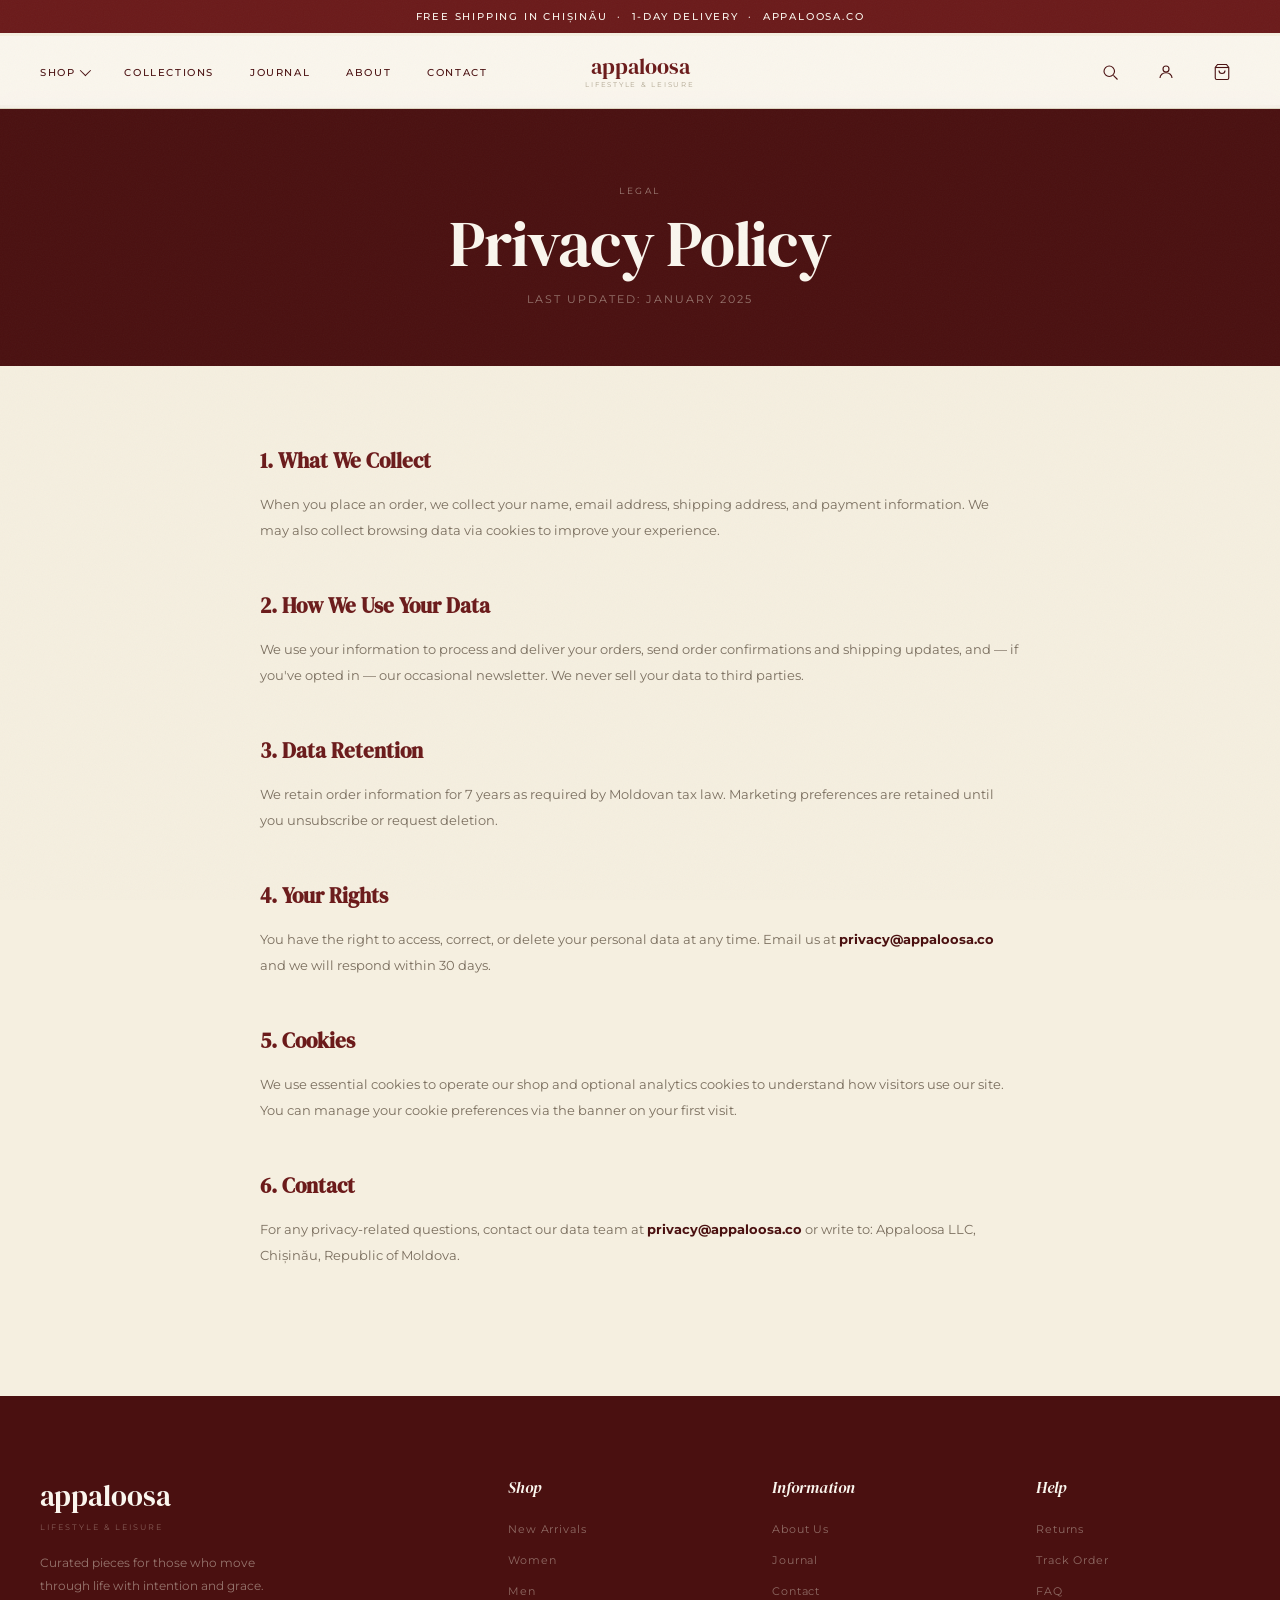
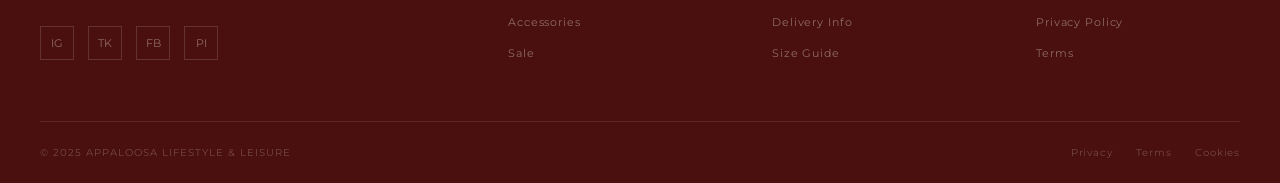
<file: privacy.html>
<!DOCTYPE html>
<html lang="en">
<head>
<meta charset="UTF-8">
<meta name="viewport" content="width=device-width, initial-scale=1.0">
<title>Appaloosa — Privacy Policy</title>
<link rel="preconnect" href="https://fonts.googleapis.com"><link rel="preconnect" href="https://fonts.gstatic.com" crossorigin><link href="https://fonts.googleapis.com/css2?family=DM+Serif+Display:ital@0;1&family=Montserrat:wght@300;400;500;600&display=swap" rel="stylesheet">
<link rel="stylesheet" href="shared.css">
</head>
<body>
<!-- =============================================
   SHARED PARTIALS — включается в каждую страницу
   Копируй этот блок в начало/конец каждого файла
   ============================================= -->

<!-- ANNOUNCEMENT BAR -->
<div class="announcement-bar">
  Free shipping in Chișinău &nbsp;·&nbsp; 1-day delivery &nbsp;·&nbsp; appaloosa.co
</div>

<!-- HEADER -->
<header class="site-header" id="siteHeader">
  <div class="header-inner">
    <nav class="header-nav">
      <div class="nav-dropdown">
        <button>Shop <span class="nav-dropdown-arrow"></span></button>
        <div class="dropdown-menu">
          <a href="shop.html?cat=new-arrivals">New Arrivals</a>
          <a href="shop.html?cat=women">Women</a>
          <a href="shop.html?cat=men">Men</a>
          <a href="shop.html?cat=accessories">Accessories</a>
          <a href="shop.html?cat=sale">Sale</a>
        </div>
      </div>
      <a href="collections.html">Collections</a>
      <a href="journal.html">Journal</a>
      <a href="about.html">About</a>
      <a href="contact.html">Contact</a>
    </nav>
    <a href="index.html" class="header-logo">
      <div>
        <div class="header-logo-text">appaloosa</div>
        <div class="header-logo-sub">Lifestyle &amp; Leisure</div>
      </div>
    </a>
    <div class="header-icons">
      <button class="header-icon-btn" onclick="openSearch()" aria-label="Search">
        <svg viewBox="0 0 24 24"><circle cx="11" cy="11" r="7"/><line x1="16.5" y1="16.5" x2="22" y2="22"/></svg>
      </button>
      <button class="header-icon-btn" aria-label="Account">
        <svg viewBox="0 0 24 24"><circle cx="12" cy="8" r="4"/><path d="M4 20c0-4 3.6-7 8-7s8 3 8 7"/></svg>
      </button>
      <button class="header-icon-btn" onclick="openCart()" aria-label="Cart">
        <svg viewBox="0 0 24 24"><path d="M6 2L3 6v14a2 2 0 002 2h14a2 2 0 002-2V6l-3-4z"/><line x1="3" y1="6" x2="21" y2="6"/><path d="M16 10a4 4 0 01-8 0"/></svg>
        <span class="cart-badge">0</span>
      </button>
      <button class="mobile-menu-btn" id="mobileMenuBtn" onclick="toggleMobileMenu()">
        <span></span><span></span><span></span>
      </button>
    </div>
  </div>
</header>

<!-- MOBILE NAV -->
<div class="mobile-nav-overlay" id="mobileNavOverlay" onclick="closeMobileMenu()"></div>
<div class="mobile-nav-drawer" id="mobileNavDrawer">
  <div class="mobile-nav-header">
    <span class="mobile-nav-logo">appaloosa</span>
    <button class="mobile-nav-close" onclick="closeMobileMenu()">✕</button>
  </div>
  <div class="mobile-nav-links">
    <button onclick="toggleMobileShop()">Shop ▾</button>
    <div class="mobile-nav-sub" id="mobileShopSub">
      <a href="shop.html?cat=new-arrivals" onclick="closeMobileMenu()">New Arrivals</a>
      <a href="shop.html?cat=women" onclick="closeMobileMenu()">Women</a>
      <a href="shop.html?cat=men" onclick="closeMobileMenu()">Men</a>
      <a href="shop.html?cat=accessories" onclick="closeMobileMenu()">Accessories</a>
      <a href="shop.html?cat=sale" onclick="closeMobileMenu()">Sale</a>
    </div>
    <div class="mobile-nav-divider"></div>
    <a href="collections.html" onclick="closeMobileMenu()">Collections</a>
    <a href="journal.html" onclick="closeMobileMenu()">Journal</a>
    <a href="about.html" onclick="closeMobileMenu()">About</a>
    <a href="contact.html" onclick="closeMobileMenu()">Contact</a>
    <div class="mobile-nav-divider"></div>
    <a href="delivery.html" onclick="closeMobileMenu()">Delivery Info</a>
    <a href="size-guide.html" onclick="closeMobileMenu()">Size Guide</a>
    <a href="returns.html" onclick="closeMobileMenu()">Returns</a>
    <a href="track-order.html" onclick="closeMobileMenu()">Track Order</a>
    <a href="faq.html" onclick="closeMobileMenu()">FAQ</a>
    <a href="privacy.html" onclick="closeMobileMenu()">Privacy Policy</a>
    <a href="terms.html" onclick="closeMobileMenu()">Terms</a>
  </div>
</div>

<!-- SEARCH OVERLAY -->
<div class="search-overlay" id="searchOverlay">
  <button class="search-close" onclick="closeSearch()">✕</button>
  <span class="search-eyebrow">What are you looking for?</span>
  <div class="search-input-wrap">
    <input type="text" class="search-input" id="searchInput" placeholder="Search products, articles…" autocomplete="off">
    <span class="search-icon"><svg viewBox="0 0 24 24"><circle cx="11" cy="11" r="7"/><line x1="16.5" y1="16.5" x2="22" y2="22"/></svg></span>
  </div>
  <div class="search-results" id="searchResults"></div>
  <div class="search-popular" id="searchPopular">
    <span class="search-popular-label">Popular</span>
    <div class="search-popular-tags">
      <button class="search-tag" onclick="document.getElementById('searchInput').value='linen';runSearch('linen')">Linen</button>
      <button class="search-tag" onclick="document.getElementById('searchInput').value='accessories';runSearch('accessories')">Accessories</button>
      <button class="search-tag" onclick="document.getElementById('searchInput').value='new arrivals';runSearch('new arrivals')">New Arrivals</button>
      <button class="search-tag" onclick="document.getElementById('searchInput').value='sale';runSearch('sale')">Sale</button>
      <button class="search-tag" onclick="document.getElementById('searchInput').value='jacket';runSearch('jacket')">Jacket</button>
    </div>
  </div>
</div>

<!-- CART DRAWER -->
<div class="cart-overlay" id="cartOverlay" onclick="closeCart()"></div>
<div class="cart-drawer" id="cartDrawer">
  <div class="cart-drawer-header">
    <div>
      <div class="cart-drawer-title">Your Cart</div>
      <div class="cart-drawer-count" id="cartCount">0 items</div>
    </div>
    <button class="cart-drawer-close" onclick="closeCart()">✕</button>
  </div>
  <div class="cart-drawer-items" id="cartItems"></div>
  <div class="cart-drawer-footer" id="cartFooter">
    <div class="cart-subtotal">
      <span class="cart-subtotal-label">Subtotal</span>
      <span class="cart-subtotal-val" id="cartTotal">€0</span>
    </div>
    <p class="cart-note">Taxes included. Free delivery in Chișinău.</p>
    <button class="cart-checkout-btn">Proceed to Checkout</button>
    <button class="cart-continue" onclick="closeCart()">Continue Shopping</button>
  </div>
</div>

<!-- PRODUCT MODAL -->
<div class="product-modal" id="productModal">
  <div class="product-modal-overlay" onclick="closeProductModal()"></div>
  <div class="product-modal-panel">
    <div class="product-modal-gallery" id="modalGallery">
      <button class="product-modal-close" onclick="closeProductModal()">✕</button>
      <div class="gallery-slides-wrapper" id="gallerySlides">
        <div class="gallery-slide"><div class="gallery-slide-num">01</div><div class="gallery-slide-label">Front View</div></div>
        <div class="gallery-slide"><div class="gallery-slide-num">02</div><div class="gallery-slide-label">Detail</div></div>
        <div class="gallery-slide"><div class="gallery-slide-num">03</div><div class="gallery-slide-label">Back View</div></div>
      </div>
      <button class="gallery-arrow gallery-arrow--prev" onclick="slideGallery(-1)">&#8592;</button>
      <button class="gallery-arrow gallery-arrow--next" onclick="slideGallery(1)">&#8594;</button>
      <div class="product-modal-thumbs" id="galleryDots">
        <button class="product-modal-thumb active" onclick="goToSlide(0)"></button>
        <button class="product-modal-thumb" onclick="goToSlide(1)"></button>
        <button class="product-modal-thumb" onclick="goToSlide(2)"></button>
      </div>
    </div>
    <div class="product-modal-body">
      <div class="modal-breadcrumb">Appaloosa</div>
      <h2 class="modal-title" id="modalTitle">Product</h2>
      <div class="modal-price" id="modalPrice"></div>
      <hr class="modal-divider">
      <div id="modalColorsWrap">
        <span class="modal-option-label">Colour — <strong id="modalColorName"></strong></span>
        <div class="modal-colors" id="modalColors"></div>
      </div>
      <div id="modalSizesWrap">
        <span class="modal-option-label">Size</span>
        <div class="modal-sizes" id="modalSizes"></div>
      </div>
      <button class="modal-add-to-cart" onclick="addToCartFromModal()">Add to Cart</button>
      <hr class="modal-divider">
      <p class="modal-desc">A timeless piece crafted from premium materials. Relaxed fit with a refined silhouette — designed to move with you through every moment of the day.</p>
      <div class="modal-details">
        <div class="modal-detail-row"><span class="modal-detail-key">Material</span><span class="modal-detail-val">100% Premium Cotton</span></div>
        <div class="modal-detail-row"><span class="modal-detail-key">Fit</span><span class="modal-detail-val">Relaxed, slightly oversized</span></div>
        <div class="modal-detail-row"><span class="modal-detail-key">Care</span><span class="modal-detail-val">Machine wash 30°C, lay flat to dry</span></div>
        <div class="modal-detail-row"><span class="modal-detail-key">Origin</span><span class="modal-detail-val">Made in Portugal</span></div>
        <div class="modal-detail-row"><span class="modal-detail-key">Delivery</span><span class="modal-detail-val">1-day delivery in Chișinău</span></div>
      </div>
    </div>
  </div>
</div>

<!-- =============================================
   FULL FOOTER
   ============================================= -->
<footer class="site-footer">
  <div class="container">
    <div class="footer-grid">
      <div class="footer-brand">
        <span class="footer-logo-text">appaloosa</span>
        <span class="footer-logo-sub">Lifestyle &amp; Leisure</span>
        <p class="footer-tagline">Curated pieces for those who move through life with intention and grace.</p>
        <div class="footer-social">
          <a href="#" aria-label="Instagram">IG</a>
          <a href="#" aria-label="TikTok">TK</a>
          <a href="#" aria-label="Facebook">FB</a>
          <a href="#" aria-label="Pinterest">PI</a>
        </div>
      </div>
      <div class="footer-col">
        <span class="footer-col-title">Shop</span>
        <ul>
          <li><a href="shop.html?cat=new-arrivals">New Arrivals</a></li>
          <li><a href="shop.html?cat=women">Women</a></li>
          <li><a href="shop.html?cat=men">Men</a></li>
          <li><a href="shop.html?cat=accessories">Accessories</a></li>
          <li><a href="shop.html?cat=sale">Sale</a></li>
        </ul>
      </div>
      <div class="footer-col">
        <span class="footer-col-title">Information</span>
        <ul>
          <li><a href="about.html">About Us</a></li>
          <li><a href="journal.html">Journal</a></li>
          <li><a href="contact.html">Contact</a></li>
          <li><a href="delivery.html">Delivery Info</a></li>
          <li><a href="size-guide.html">Size Guide</a></li>
        </ul>
      </div>
      <div class="footer-col">
        <span class="footer-col-title">Help</span>
        <ul>
          <li><a href="returns.html">Returns</a></li>
          <li><a href="track-order.html">Track Order</a></li>
          <li><a href="faq.html">FAQ</a></li>
          <li><a href="privacy.html">Privacy Policy</a></li>
          <li><a href="terms.html">Terms</a></li>
        </ul>
      </div>
    </div>
    <div class="footer-bottom">
      <span class="footer-copy">© 2025 Appaloosa Lifestyle &amp; Leisure</span>
      <div class="footer-legal">
        <a href="privacy.html">Privacy</a>
        <a href="terms.html">Terms</a>
        <a href="#">Cookies</a>
      </div>
    </div>
  </div>
</footer>

<div class="page-content">

  <div class="page-hero"><span class="page-hero-eyebrow">Legal</span><h1 class="page-hero-title">Privacy Policy</h1><p class="page-hero-sub">Last updated: January 2025</p></div>
  <section class="info-page"><div class="container"><div class="info-page-content">
    <div class="info-section"><h2 class="info-section-title">1. What We Collect</h2><p>When you place an order, we collect your name, email address, shipping address, and payment information. We may also collect browsing data via cookies to improve your experience.</p></div>
    <div class="info-section"><h2 class="info-section-title">2. How We Use Your Data</h2><p>We use your information to process and deliver your orders, send order confirmations and shipping updates, and — if you've opted in — our occasional newsletter. We never sell your data to third parties.</p></div>
    <div class="info-section"><h2 class="info-section-title">3. Data Retention</h2><p>We retain order information for 7 years as required by Moldovan tax law. Marketing preferences are retained until you unsubscribe or request deletion.</p></div>
    <div class="info-section"><h2 class="info-section-title">4. Your Rights</h2><p>You have the right to access, correct, or delete your personal data at any time. Email us at <strong style="color:var(--burgundy-dark)">privacy@appaloosa.co</strong> and we will respond within 30 days.</p></div>
    <div class="info-section"><h2 class="info-section-title">5. Cookies</h2><p>We use essential cookies to operate our shop and optional analytics cookies to understand how visitors use our site. You can manage your cookie preferences via the banner on your first visit.</p></div>
    <div class="info-section"><h2 class="info-section-title">6. Contact</h2><p>For any privacy-related questions, contact our data team at <strong style="color:var(--burgundy-dark)">privacy@appaloosa.co</strong> or write to: Appaloosa LLC, Chișinău, Republic of Moldova.</p></div>
  </div></div></section>
</div>
<script src="shared.js"></script>

</body>
</html>
</file>
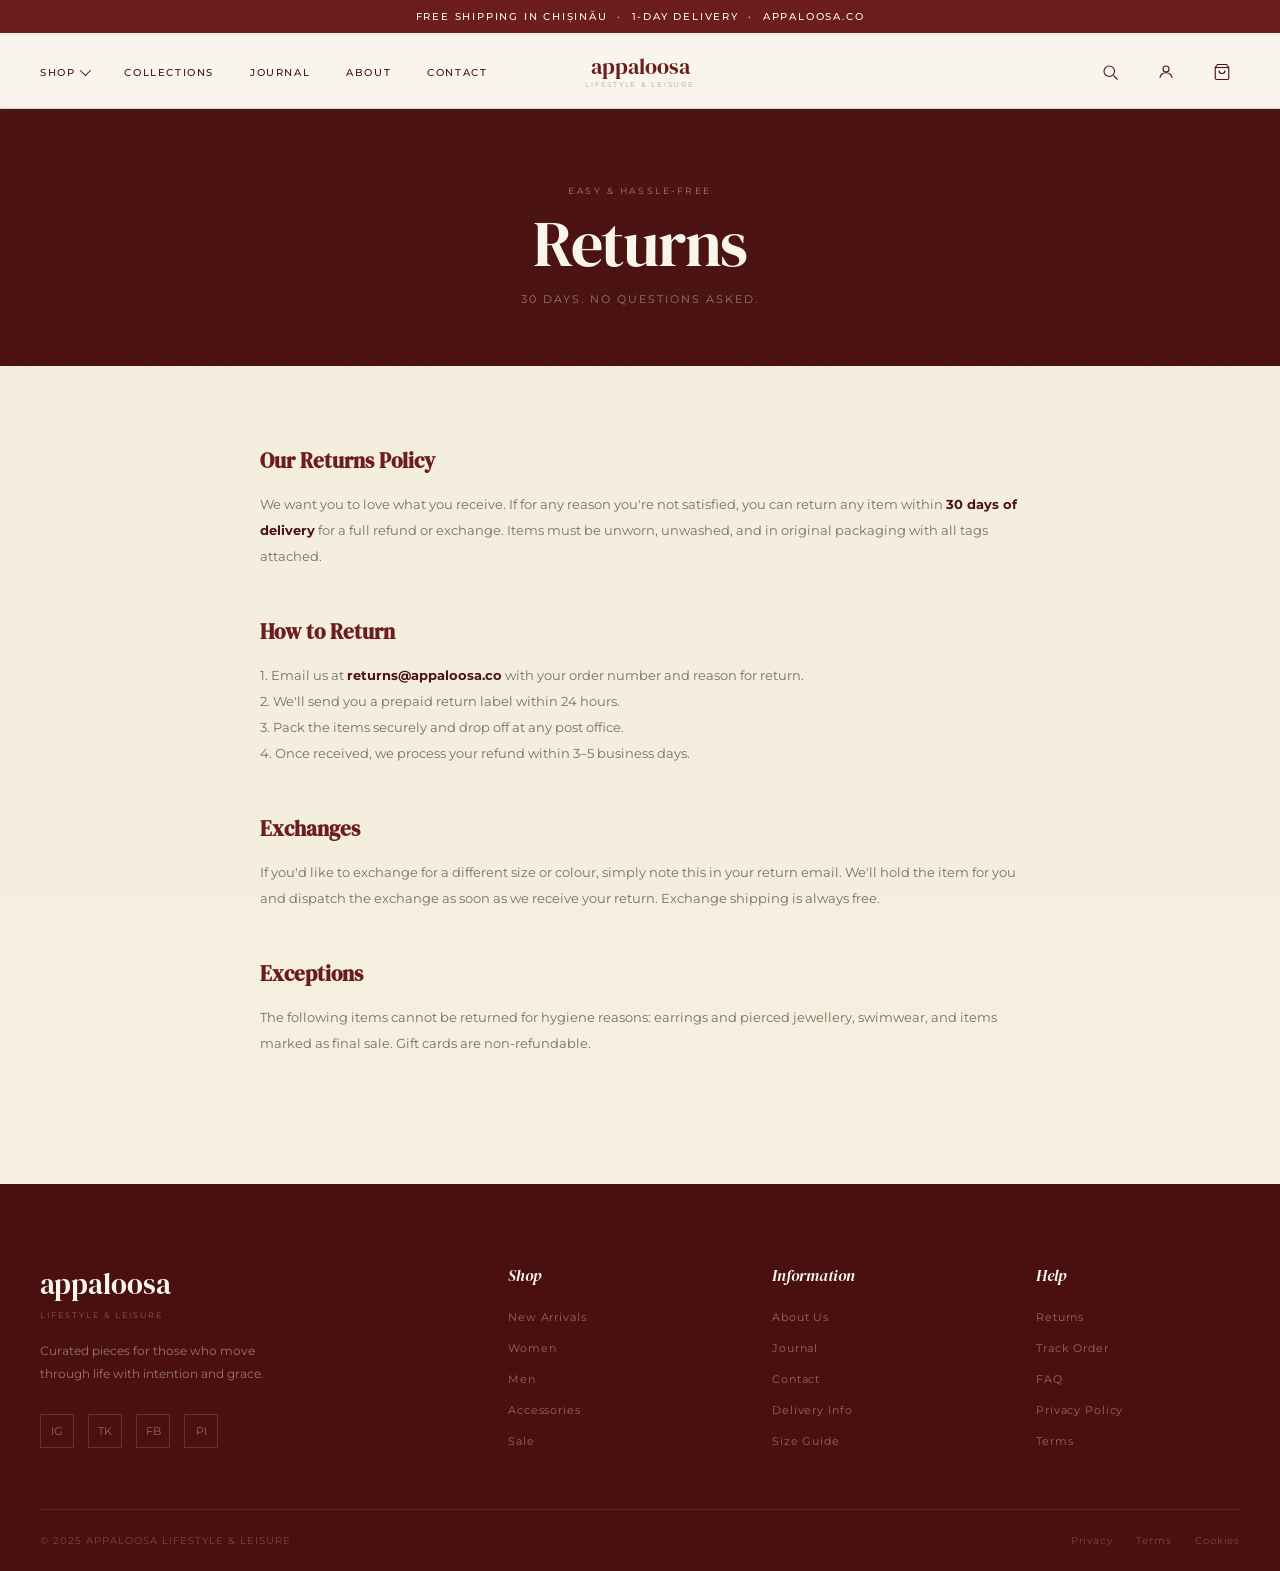
<file: returns.html>
<!DOCTYPE html>
<html lang="en">
<head>
<meta charset="UTF-8">
<meta name="viewport" content="width=device-width, initial-scale=1.0">
<title>Appaloosa — Returns</title>
<link rel="preconnect" href="https://fonts.googleapis.com"><link rel="preconnect" href="https://fonts.gstatic.com" crossorigin><link href="https://fonts.googleapis.com/css2?family=DM+Serif+Display:ital@0;1&family=Montserrat:wght@300;400;500;600&display=swap" rel="stylesheet">
<link rel="stylesheet" href="shared.css">
</head>
<body>
<!-- =============================================
   SHARED PARTIALS — включается в каждую страницу
   Копируй этот блок в начало/конец каждого файла
   ============================================= -->

<!-- ANNOUNCEMENT BAR -->
<div class="announcement-bar">
  Free shipping in Chișinău &nbsp;·&nbsp; 1-day delivery &nbsp;·&nbsp; appaloosa.co
</div>

<!-- HEADER -->
<header class="site-header" id="siteHeader">
  <div class="header-inner">
    <nav class="header-nav">
      <div class="nav-dropdown">
        <button>Shop <span class="nav-dropdown-arrow"></span></button>
        <div class="dropdown-menu">
          <a href="shop.html?cat=new-arrivals">New Arrivals</a>
          <a href="shop.html?cat=women">Women</a>
          <a href="shop.html?cat=men">Men</a>
          <a href="shop.html?cat=accessories">Accessories</a>
          <a href="shop.html?cat=sale">Sale</a>
        </div>
      </div>
      <a href="collections.html">Collections</a>
      <a href="journal.html">Journal</a>
      <a href="about.html">About</a>
      <a href="contact.html">Contact</a>
    </nav>
    <a href="index.html" class="header-logo">
      <div>
        <div class="header-logo-text">appaloosa</div>
        <div class="header-logo-sub">Lifestyle &amp; Leisure</div>
      </div>
    </a>
    <div class="header-icons">
      <button class="header-icon-btn" onclick="openSearch()" aria-label="Search">
        <svg viewBox="0 0 24 24"><circle cx="11" cy="11" r="7"/><line x1="16.5" y1="16.5" x2="22" y2="22"/></svg>
      </button>
      <button class="header-icon-btn" aria-label="Account">
        <svg viewBox="0 0 24 24"><circle cx="12" cy="8" r="4"/><path d="M4 20c0-4 3.6-7 8-7s8 3 8 7"/></svg>
      </button>
      <button class="header-icon-btn" onclick="openCart()" aria-label="Cart">
        <svg viewBox="0 0 24 24"><path d="M6 2L3 6v14a2 2 0 002 2h14a2 2 0 002-2V6l-3-4z"/><line x1="3" y1="6" x2="21" y2="6"/><path d="M16 10a4 4 0 01-8 0"/></svg>
        <span class="cart-badge">0</span>
      </button>
      <button class="mobile-menu-btn" id="mobileMenuBtn" onclick="toggleMobileMenu()">
        <span></span><span></span><span></span>
      </button>
    </div>
  </div>
</header>

<!-- MOBILE NAV -->
<div class="mobile-nav-overlay" id="mobileNavOverlay" onclick="closeMobileMenu()"></div>
<div class="mobile-nav-drawer" id="mobileNavDrawer">
  <div class="mobile-nav-header">
    <span class="mobile-nav-logo">appaloosa</span>
    <button class="mobile-nav-close" onclick="closeMobileMenu()">✕</button>
  </div>
  <div class="mobile-nav-links">
    <button onclick="toggleMobileShop()">Shop ▾</button>
    <div class="mobile-nav-sub" id="mobileShopSub">
      <a href="shop.html?cat=new-arrivals" onclick="closeMobileMenu()">New Arrivals</a>
      <a href="shop.html?cat=women" onclick="closeMobileMenu()">Women</a>
      <a href="shop.html?cat=men" onclick="closeMobileMenu()">Men</a>
      <a href="shop.html?cat=accessories" onclick="closeMobileMenu()">Accessories</a>
      <a href="shop.html?cat=sale" onclick="closeMobileMenu()">Sale</a>
    </div>
    <div class="mobile-nav-divider"></div>
    <a href="collections.html" onclick="closeMobileMenu()">Collections</a>
    <a href="journal.html" onclick="closeMobileMenu()">Journal</a>
    <a href="about.html" onclick="closeMobileMenu()">About</a>
    <a href="contact.html" onclick="closeMobileMenu()">Contact</a>
    <div class="mobile-nav-divider"></div>
    <a href="delivery.html" onclick="closeMobileMenu()">Delivery Info</a>
    <a href="size-guide.html" onclick="closeMobileMenu()">Size Guide</a>
    <a href="returns.html" onclick="closeMobileMenu()">Returns</a>
    <a href="track-order.html" onclick="closeMobileMenu()">Track Order</a>
    <a href="faq.html" onclick="closeMobileMenu()">FAQ</a>
    <a href="privacy.html" onclick="closeMobileMenu()">Privacy Policy</a>
    <a href="terms.html" onclick="closeMobileMenu()">Terms</a>
  </div>
</div>

<!-- SEARCH OVERLAY -->
<div class="search-overlay" id="searchOverlay">
  <button class="search-close" onclick="closeSearch()">✕</button>
  <span class="search-eyebrow">What are you looking for?</span>
  <div class="search-input-wrap">
    <input type="text" class="search-input" id="searchInput" placeholder="Search products, articles…" autocomplete="off">
    <span class="search-icon"><svg viewBox="0 0 24 24"><circle cx="11" cy="11" r="7"/><line x1="16.5" y1="16.5" x2="22" y2="22"/></svg></span>
  </div>
  <div class="search-results" id="searchResults"></div>
  <div class="search-popular" id="searchPopular">
    <span class="search-popular-label">Popular</span>
    <div class="search-popular-tags">
      <button class="search-tag" onclick="document.getElementById('searchInput').value='linen';runSearch('linen')">Linen</button>
      <button class="search-tag" onclick="document.getElementById('searchInput').value='accessories';runSearch('accessories')">Accessories</button>
      <button class="search-tag" onclick="document.getElementById('searchInput').value='new arrivals';runSearch('new arrivals')">New Arrivals</button>
      <button class="search-tag" onclick="document.getElementById('searchInput').value='sale';runSearch('sale')">Sale</button>
      <button class="search-tag" onclick="document.getElementById('searchInput').value='jacket';runSearch('jacket')">Jacket</button>
    </div>
  </div>
</div>

<!-- CART DRAWER -->
<div class="cart-overlay" id="cartOverlay" onclick="closeCart()"></div>
<div class="cart-drawer" id="cartDrawer">
  <div class="cart-drawer-header">
    <div>
      <div class="cart-drawer-title">Your Cart</div>
      <div class="cart-drawer-count" id="cartCount">0 items</div>
    </div>
    <button class="cart-drawer-close" onclick="closeCart()">✕</button>
  </div>
  <div class="cart-drawer-items" id="cartItems"></div>
  <div class="cart-drawer-footer" id="cartFooter">
    <div class="cart-subtotal">
      <span class="cart-subtotal-label">Subtotal</span>
      <span class="cart-subtotal-val" id="cartTotal">€0</span>
    </div>
    <p class="cart-note">Taxes included. Free delivery in Chișinău.</p>
    <button class="cart-checkout-btn">Proceed to Checkout</button>
    <button class="cart-continue" onclick="closeCart()">Continue Shopping</button>
  </div>
</div>

<!-- PRODUCT MODAL -->
<div class="product-modal" id="productModal">
  <div class="product-modal-overlay" onclick="closeProductModal()"></div>
  <div class="product-modal-panel">
    <div class="product-modal-gallery" id="modalGallery">
      <button class="product-modal-close" onclick="closeProductModal()">✕</button>
      <div class="gallery-slides-wrapper" id="gallerySlides">
        <div class="gallery-slide"><div class="gallery-slide-num">01</div><div class="gallery-slide-label">Front View</div></div>
        <div class="gallery-slide"><div class="gallery-slide-num">02</div><div class="gallery-slide-label">Detail</div></div>
        <div class="gallery-slide"><div class="gallery-slide-num">03</div><div class="gallery-slide-label">Back View</div></div>
      </div>
      <button class="gallery-arrow gallery-arrow--prev" onclick="slideGallery(-1)">&#8592;</button>
      <button class="gallery-arrow gallery-arrow--next" onclick="slideGallery(1)">&#8594;</button>
      <div class="product-modal-thumbs" id="galleryDots">
        <button class="product-modal-thumb active" onclick="goToSlide(0)"></button>
        <button class="product-modal-thumb" onclick="goToSlide(1)"></button>
        <button class="product-modal-thumb" onclick="goToSlide(2)"></button>
      </div>
    </div>
    <div class="product-modal-body">
      <div class="modal-breadcrumb">Appaloosa</div>
      <h2 class="modal-title" id="modalTitle">Product</h2>
      <div class="modal-price" id="modalPrice"></div>
      <hr class="modal-divider">
      <div id="modalColorsWrap">
        <span class="modal-option-label">Colour — <strong id="modalColorName"></strong></span>
        <div class="modal-colors" id="modalColors"></div>
      </div>
      <div id="modalSizesWrap">
        <span class="modal-option-label">Size</span>
        <div class="modal-sizes" id="modalSizes"></div>
      </div>
      <button class="modal-add-to-cart" onclick="addToCartFromModal()">Add to Cart</button>
      <hr class="modal-divider">
      <p class="modal-desc">A timeless piece crafted from premium materials. Relaxed fit with a refined silhouette — designed to move with you through every moment of the day.</p>
      <div class="modal-details">
        <div class="modal-detail-row"><span class="modal-detail-key">Material</span><span class="modal-detail-val">100% Premium Cotton</span></div>
        <div class="modal-detail-row"><span class="modal-detail-key">Fit</span><span class="modal-detail-val">Relaxed, slightly oversized</span></div>
        <div class="modal-detail-row"><span class="modal-detail-key">Care</span><span class="modal-detail-val">Machine wash 30°C, lay flat to dry</span></div>
        <div class="modal-detail-row"><span class="modal-detail-key">Origin</span><span class="modal-detail-val">Made in Portugal</span></div>
        <div class="modal-detail-row"><span class="modal-detail-key">Delivery</span><span class="modal-detail-val">1-day delivery in Chișinău</span></div>
      </div>
    </div>
  </div>
</div>

<!-- =============================================
   FULL FOOTER
   ============================================= -->
<footer class="site-footer">
  <div class="container">
    <div class="footer-grid">
      <div class="footer-brand">
        <span class="footer-logo-text">appaloosa</span>
        <span class="footer-logo-sub">Lifestyle &amp; Leisure</span>
        <p class="footer-tagline">Curated pieces for those who move through life with intention and grace.</p>
        <div class="footer-social">
          <a href="#" aria-label="Instagram">IG</a>
          <a href="#" aria-label="TikTok">TK</a>
          <a href="#" aria-label="Facebook">FB</a>
          <a href="#" aria-label="Pinterest">PI</a>
        </div>
      </div>
      <div class="footer-col">
        <span class="footer-col-title">Shop</span>
        <ul>
          <li><a href="shop.html?cat=new-arrivals">New Arrivals</a></li>
          <li><a href="shop.html?cat=women">Women</a></li>
          <li><a href="shop.html?cat=men">Men</a></li>
          <li><a href="shop.html?cat=accessories">Accessories</a></li>
          <li><a href="shop.html?cat=sale">Sale</a></li>
        </ul>
      </div>
      <div class="footer-col">
        <span class="footer-col-title">Information</span>
        <ul>
          <li><a href="about.html">About Us</a></li>
          <li><a href="journal.html">Journal</a></li>
          <li><a href="contact.html">Contact</a></li>
          <li><a href="delivery.html">Delivery Info</a></li>
          <li><a href="size-guide.html">Size Guide</a></li>
        </ul>
      </div>
      <div class="footer-col">
        <span class="footer-col-title">Help</span>
        <ul>
          <li><a href="returns.html">Returns</a></li>
          <li><a href="track-order.html">Track Order</a></li>
          <li><a href="faq.html">FAQ</a></li>
          <li><a href="privacy.html">Privacy Policy</a></li>
          <li><a href="terms.html">Terms</a></li>
        </ul>
      </div>
    </div>
    <div class="footer-bottom">
      <span class="footer-copy">© 2025 Appaloosa Lifestyle &amp; Leisure</span>
      <div class="footer-legal">
        <a href="privacy.html">Privacy</a>
        <a href="terms.html">Terms</a>
        <a href="#">Cookies</a>
      </div>
    </div>
  </div>
</footer>

<div class="page-content">

  <div class="page-hero"><span class="page-hero-eyebrow">Easy &amp; Hassle-Free</span><h1 class="page-hero-title">Returns</h1><p class="page-hero-sub">30 days. No questions asked.</p></div>
  <section class="info-page"><div class="container"><div class="info-page-content">
    <div class="info-section"><h2 class="info-section-title">Our Returns Policy</h2><p>We want you to love what you receive. If for any reason you're not satisfied, you can return any item within <strong style="color:var(--burgundy-dark)">30 days of delivery</strong> for a full refund or exchange. Items must be unworn, unwashed, and in original packaging with all tags attached.</p></div>
    <div class="info-section"><h2 class="info-section-title">How to Return</h2><p>1. Email us at <strong style="color:var(--burgundy-dark)">returns@appaloosa.co</strong> with your order number and reason for return.<br>2. We'll send you a prepaid return label within 24 hours.<br>3. Pack the items securely and drop off at any post office.<br>4. Once received, we process your refund within 3–5 business days.</p></div>
    <div class="info-section"><h2 class="info-section-title">Exchanges</h2><p>If you'd like to exchange for a different size or colour, simply note this in your return email. We'll hold the item for you and dispatch the exchange as soon as we receive your return. Exchange shipping is always free.</p></div>
    <div class="info-section"><h2 class="info-section-title">Exceptions</h2><p>The following items cannot be returned for hygiene reasons: earrings and pierced jewellery, swimwear, and items marked as final sale. Gift cards are non-refundable.</p></div>
  </div></div></section>
</div>
<script src="shared.js"></script>

</body>
</html>
</file>
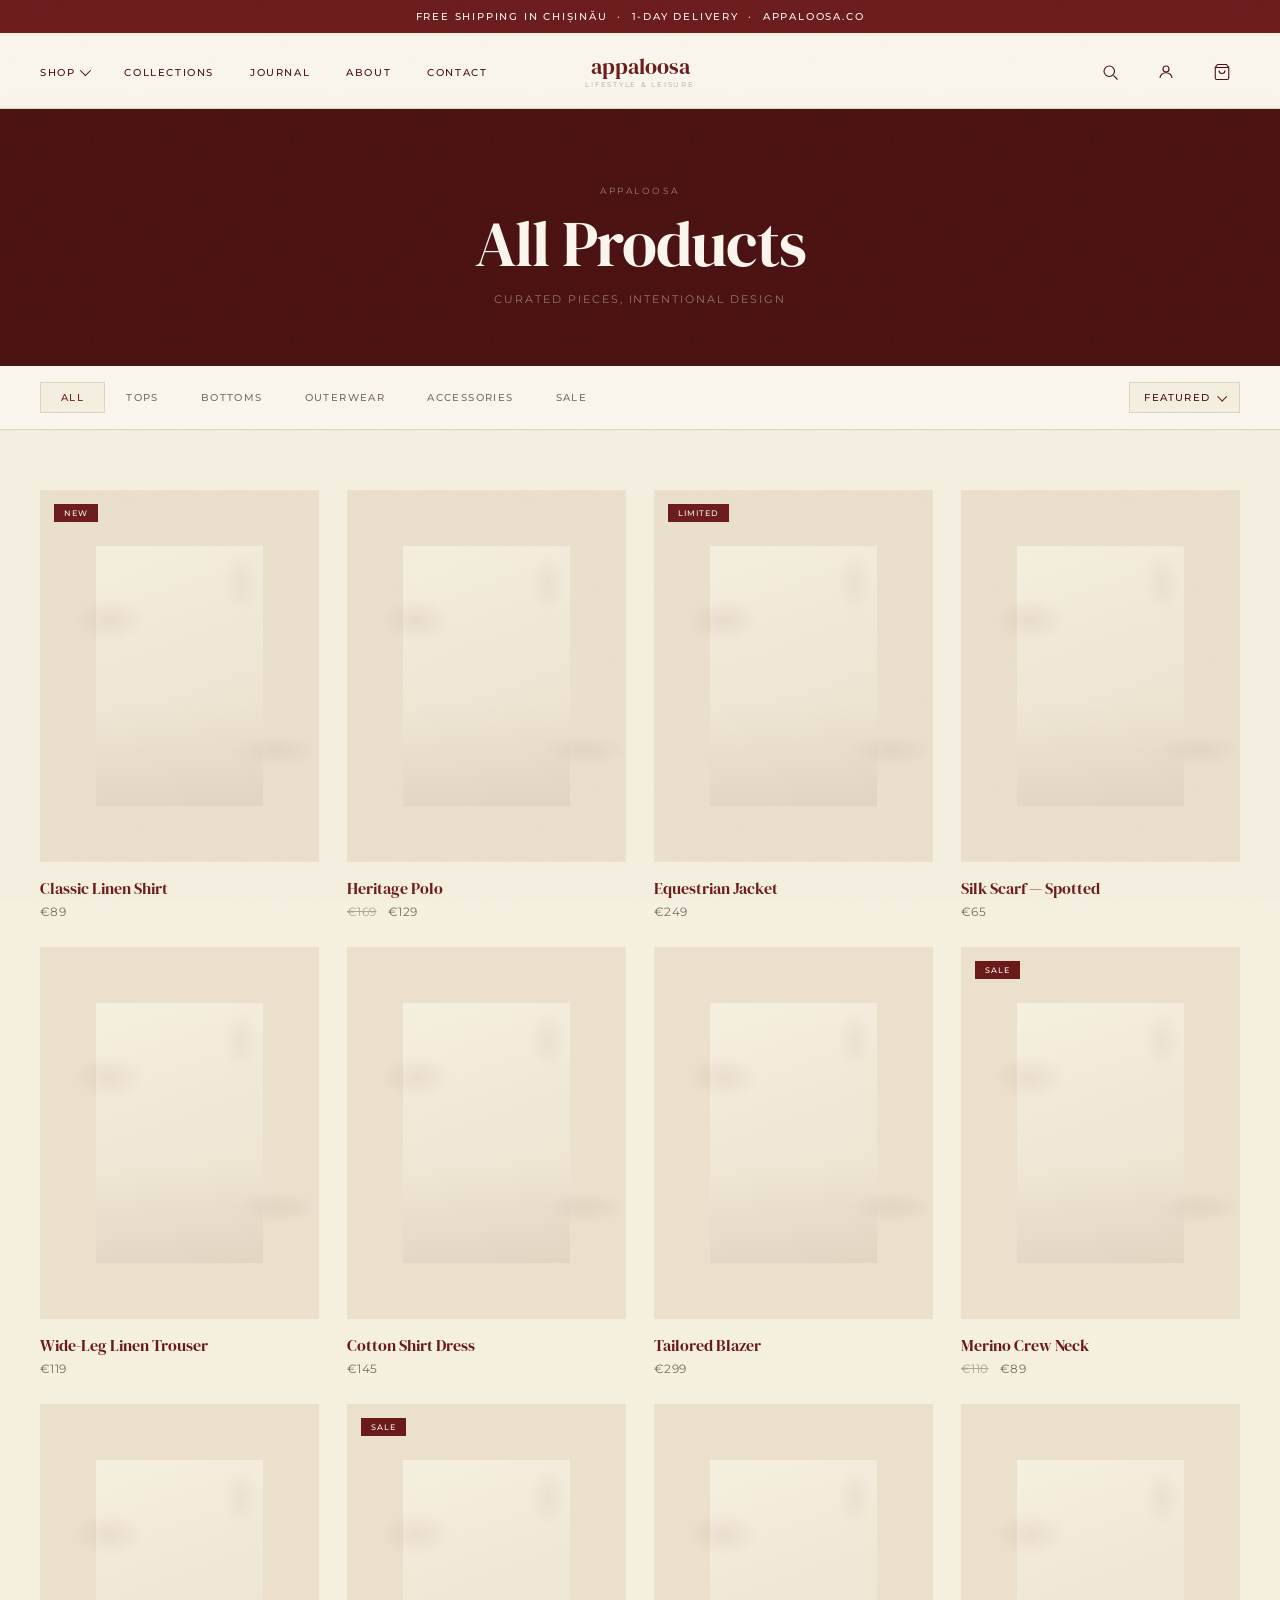
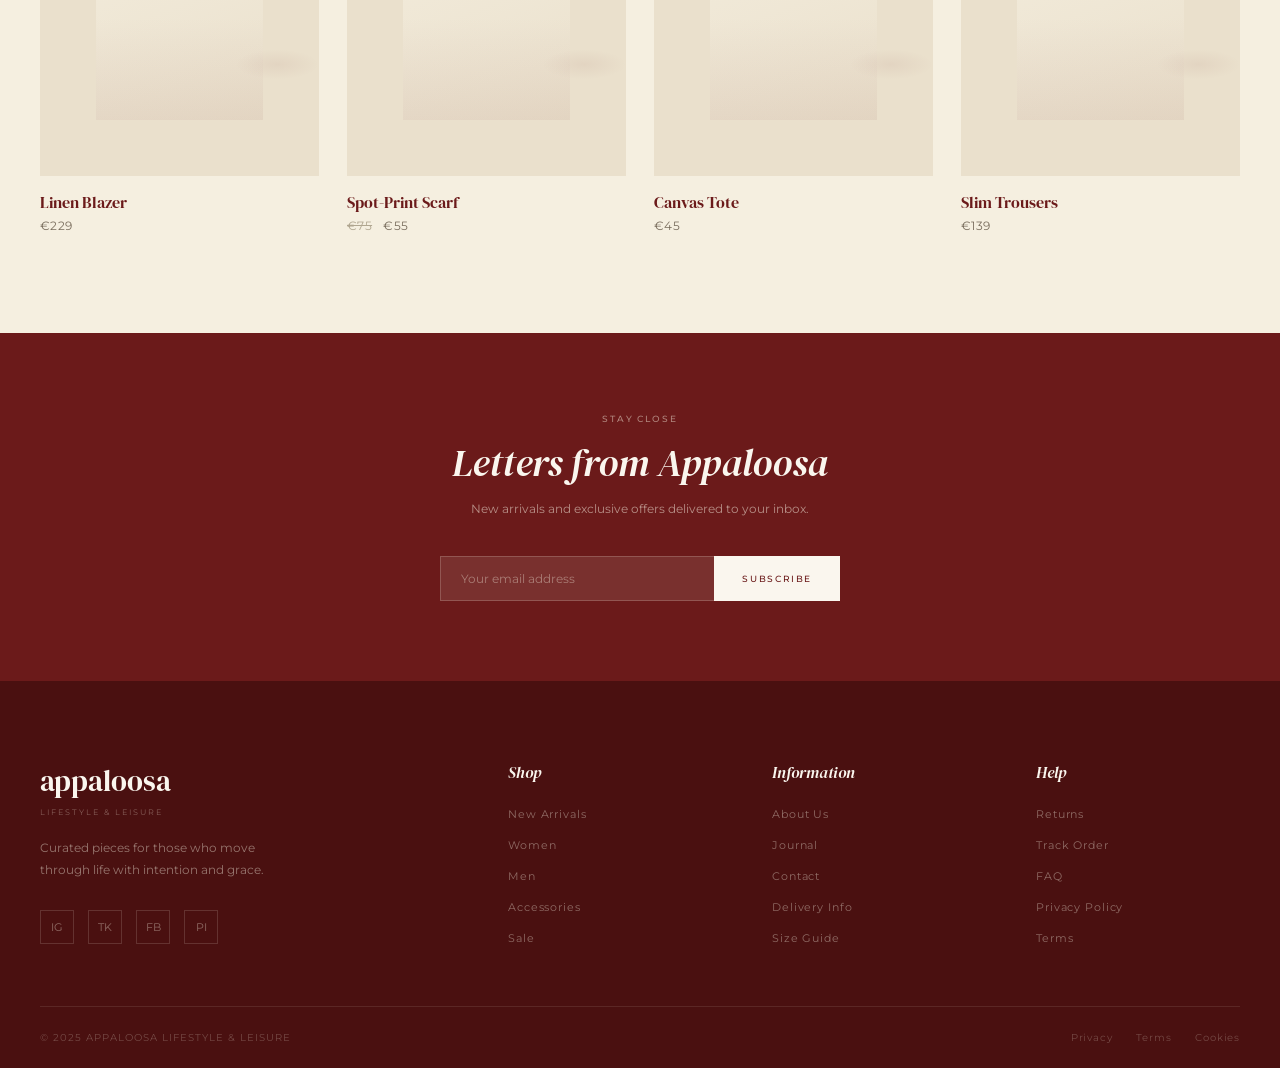
<file: shop.html>
<!DOCTYPE html>
<html lang="en">
<head>
<meta charset="UTF-8">
<meta name="viewport" content="width=device-width, initial-scale=1.0">
<title>Appaloosa — Shop</title>
<link rel="preconnect" href="https://fonts.googleapis.com"><link rel="preconnect" href="https://fonts.gstatic.com" crossorigin><link href="https://fonts.googleapis.com/css2?family=DM+Serif+Display:ital@0;1&family=Montserrat:wght@300;400;500;600&display=swap" rel="stylesheet">
<link rel="stylesheet" href="shared.css">
</head>
<body>
<!-- =============================================
   SHARED PARTIALS — включается в каждую страницу
   Копируй этот блок в начало/конец каждого файла
   ============================================= -->

<!-- ANNOUNCEMENT BAR -->
<div class="announcement-bar">
  Free shipping in Chișinău &nbsp;·&nbsp; 1-day delivery &nbsp;·&nbsp; appaloosa.co
</div>

<!-- HEADER -->
<header class="site-header" id="siteHeader">
  <div class="header-inner">
    <nav class="header-nav">
      <div class="nav-dropdown">
        <button>Shop <span class="nav-dropdown-arrow"></span></button>
        <div class="dropdown-menu">
          <a href="shop.html?cat=new-arrivals">New Arrivals</a>
          <a href="shop.html?cat=women">Women</a>
          <a href="shop.html?cat=men">Men</a>
          <a href="shop.html?cat=accessories">Accessories</a>
          <a href="shop.html?cat=sale">Sale</a>
        </div>
      </div>
      <a href="collections.html">Collections</a>
      <a href="journal.html">Journal</a>
      <a href="about.html">About</a>
      <a href="contact.html">Contact</a>
    </nav>
    <a href="index.html" class="header-logo">
      <div>
        <div class="header-logo-text">appaloosa</div>
        <div class="header-logo-sub">Lifestyle &amp; Leisure</div>
      </div>
    </a>
    <div class="header-icons">
      <button class="header-icon-btn" onclick="openSearch()" aria-label="Search">
        <svg viewBox="0 0 24 24"><circle cx="11" cy="11" r="7"/><line x1="16.5" y1="16.5" x2="22" y2="22"/></svg>
      </button>
      <button class="header-icon-btn" aria-label="Account">
        <svg viewBox="0 0 24 24"><circle cx="12" cy="8" r="4"/><path d="M4 20c0-4 3.6-7 8-7s8 3 8 7"/></svg>
      </button>
      <button class="header-icon-btn" onclick="openCart()" aria-label="Cart">
        <svg viewBox="0 0 24 24"><path d="M6 2L3 6v14a2 2 0 002 2h14a2 2 0 002-2V6l-3-4z"/><line x1="3" y1="6" x2="21" y2="6"/><path d="M16 10a4 4 0 01-8 0"/></svg>
        <span class="cart-badge">0</span>
      </button>
      <button class="mobile-menu-btn" id="mobileMenuBtn" onclick="toggleMobileMenu()">
        <span></span><span></span><span></span>
      </button>
    </div>
  </div>
</header>

<!-- MOBILE NAV -->
<div class="mobile-nav-overlay" id="mobileNavOverlay" onclick="closeMobileMenu()"></div>
<div class="mobile-nav-drawer" id="mobileNavDrawer">
  <div class="mobile-nav-header">
    <span class="mobile-nav-logo">appaloosa</span>
    <button class="mobile-nav-close" onclick="closeMobileMenu()">✕</button>
  </div>
  <div class="mobile-nav-links">
    <button onclick="toggleMobileShop()">Shop ▾</button>
    <div class="mobile-nav-sub" id="mobileShopSub">
      <a href="shop.html?cat=new-arrivals" onclick="closeMobileMenu()">New Arrivals</a>
      <a href="shop.html?cat=women" onclick="closeMobileMenu()">Women</a>
      <a href="shop.html?cat=men" onclick="closeMobileMenu()">Men</a>
      <a href="shop.html?cat=accessories" onclick="closeMobileMenu()">Accessories</a>
      <a href="shop.html?cat=sale" onclick="closeMobileMenu()">Sale</a>
    </div>
    <div class="mobile-nav-divider"></div>
    <a href="collections.html" onclick="closeMobileMenu()">Collections</a>
    <a href="journal.html" onclick="closeMobileMenu()">Journal</a>
    <a href="about.html" onclick="closeMobileMenu()">About</a>
    <a href="contact.html" onclick="closeMobileMenu()">Contact</a>
    <div class="mobile-nav-divider"></div>
    <a href="delivery.html" onclick="closeMobileMenu()">Delivery Info</a>
    <a href="size-guide.html" onclick="closeMobileMenu()">Size Guide</a>
    <a href="returns.html" onclick="closeMobileMenu()">Returns</a>
    <a href="track-order.html" onclick="closeMobileMenu()">Track Order</a>
    <a href="faq.html" onclick="closeMobileMenu()">FAQ</a>
    <a href="privacy.html" onclick="closeMobileMenu()">Privacy Policy</a>
    <a href="terms.html" onclick="closeMobileMenu()">Terms</a>
  </div>
</div>

<!-- SEARCH OVERLAY -->
<div class="search-overlay" id="searchOverlay">
  <button class="search-close" onclick="closeSearch()">✕</button>
  <span class="search-eyebrow">What are you looking for?</span>
  <div class="search-input-wrap">
    <input type="text" class="search-input" id="searchInput" placeholder="Search products, articles…" autocomplete="off">
    <span class="search-icon"><svg viewBox="0 0 24 24"><circle cx="11" cy="11" r="7"/><line x1="16.5" y1="16.5" x2="22" y2="22"/></svg></span>
  </div>
  <div class="search-results" id="searchResults"></div>
  <div class="search-popular" id="searchPopular">
    <span class="search-popular-label">Popular</span>
    <div class="search-popular-tags">
      <button class="search-tag" onclick="document.getElementById('searchInput').value='linen';runSearch('linen')">Linen</button>
      <button class="search-tag" onclick="document.getElementById('searchInput').value='accessories';runSearch('accessories')">Accessories</button>
      <button class="search-tag" onclick="document.getElementById('searchInput').value='new arrivals';runSearch('new arrivals')">New Arrivals</button>
      <button class="search-tag" onclick="document.getElementById('searchInput').value='sale';runSearch('sale')">Sale</button>
      <button class="search-tag" onclick="document.getElementById('searchInput').value='jacket';runSearch('jacket')">Jacket</button>
    </div>
  </div>
</div>

<!-- CART DRAWER -->
<div class="cart-overlay" id="cartOverlay" onclick="closeCart()"></div>
<div class="cart-drawer" id="cartDrawer">
  <div class="cart-drawer-header">
    <div>
      <div class="cart-drawer-title">Your Cart</div>
      <div class="cart-drawer-count" id="cartCount">0 items</div>
    </div>
    <button class="cart-drawer-close" onclick="closeCart()">✕</button>
  </div>
  <div class="cart-drawer-items" id="cartItems"></div>
  <div class="cart-drawer-footer" id="cartFooter">
    <div class="cart-subtotal">
      <span class="cart-subtotal-label">Subtotal</span>
      <span class="cart-subtotal-val" id="cartTotal">€0</span>
    </div>
    <p class="cart-note">Taxes included. Free delivery in Chișinău.</p>
    <button class="cart-checkout-btn">Proceed to Checkout</button>
    <button class="cart-continue" onclick="closeCart()">Continue Shopping</button>
  </div>
</div>

<!-- PRODUCT MODAL -->
<div class="product-modal" id="productModal">
  <div class="product-modal-overlay" onclick="closeProductModal()"></div>
  <div class="product-modal-panel">
    <div class="product-modal-gallery" id="modalGallery">
      <button class="product-modal-close" onclick="closeProductModal()">✕</button>
      <div class="gallery-slides-wrapper" id="gallerySlides">
        <div class="gallery-slide"><div class="gallery-slide-num">01</div><div class="gallery-slide-label">Front View</div></div>
        <div class="gallery-slide"><div class="gallery-slide-num">02</div><div class="gallery-slide-label">Detail</div></div>
        <div class="gallery-slide"><div class="gallery-slide-num">03</div><div class="gallery-slide-label">Back View</div></div>
      </div>
      <button class="gallery-arrow gallery-arrow--prev" onclick="slideGallery(-1)">&#8592;</button>
      <button class="gallery-arrow gallery-arrow--next" onclick="slideGallery(1)">&#8594;</button>
      <div class="product-modal-thumbs" id="galleryDots">
        <button class="product-modal-thumb active" onclick="goToSlide(0)"></button>
        <button class="product-modal-thumb" onclick="goToSlide(1)"></button>
        <button class="product-modal-thumb" onclick="goToSlide(2)"></button>
      </div>
    </div>
    <div class="product-modal-body">
      <div class="modal-breadcrumb">Appaloosa</div>
      <h2 class="modal-title" id="modalTitle">Product</h2>
      <div class="modal-price" id="modalPrice"></div>
      <hr class="modal-divider">
      <div id="modalColorsWrap">
        <span class="modal-option-label">Colour — <strong id="modalColorName"></strong></span>
        <div class="modal-colors" id="modalColors"></div>
      </div>
      <div id="modalSizesWrap">
        <span class="modal-option-label">Size</span>
        <div class="modal-sizes" id="modalSizes"></div>
      </div>
      <button class="modal-add-to-cart" onclick="addToCartFromModal()">Add to Cart</button>
      <hr class="modal-divider">
      <p class="modal-desc">A timeless piece crafted from premium materials. Relaxed fit with a refined silhouette — designed to move with you through every moment of the day.</p>
      <div class="modal-details">
        <div class="modal-detail-row"><span class="modal-detail-key">Material</span><span class="modal-detail-val">100% Premium Cotton</span></div>
        <div class="modal-detail-row"><span class="modal-detail-key">Fit</span><span class="modal-detail-val">Relaxed, slightly oversized</span></div>
        <div class="modal-detail-row"><span class="modal-detail-key">Care</span><span class="modal-detail-val">Machine wash 30°C, lay flat to dry</span></div>
        <div class="modal-detail-row"><span class="modal-detail-key">Origin</span><span class="modal-detail-val">Made in Portugal</span></div>
        <div class="modal-detail-row"><span class="modal-detail-key">Delivery</span><span class="modal-detail-val">1-day delivery in Chișinău</span></div>
      </div>
    </div>
  </div>
</div>

<!-- =============================================
   FULL FOOTER
   ============================================= -->
<footer class="site-footer">
  <div class="container">
    <div class="footer-grid">
      <div class="footer-brand">
        <span class="footer-logo-text">appaloosa</span>
        <span class="footer-logo-sub">Lifestyle &amp; Leisure</span>
        <p class="footer-tagline">Curated pieces for those who move through life with intention and grace.</p>
        <div class="footer-social">
          <a href="#" aria-label="Instagram">IG</a>
          <a href="#" aria-label="TikTok">TK</a>
          <a href="#" aria-label="Facebook">FB</a>
          <a href="#" aria-label="Pinterest">PI</a>
        </div>
      </div>
      <div class="footer-col">
        <span class="footer-col-title">Shop</span>
        <ul>
          <li><a href="shop.html?cat=new-arrivals">New Arrivals</a></li>
          <li><a href="shop.html?cat=women">Women</a></li>
          <li><a href="shop.html?cat=men">Men</a></li>
          <li><a href="shop.html?cat=accessories">Accessories</a></li>
          <li><a href="shop.html?cat=sale">Sale</a></li>
        </ul>
      </div>
      <div class="footer-col">
        <span class="footer-col-title">Information</span>
        <ul>
          <li><a href="about.html">About Us</a></li>
          <li><a href="journal.html">Journal</a></li>
          <li><a href="contact.html">Contact</a></li>
          <li><a href="delivery.html">Delivery Info</a></li>
          <li><a href="size-guide.html">Size Guide</a></li>
        </ul>
      </div>
      <div class="footer-col">
        <span class="footer-col-title">Help</span>
        <ul>
          <li><a href="returns.html">Returns</a></li>
          <li><a href="track-order.html">Track Order</a></li>
          <li><a href="faq.html">FAQ</a></li>
          <li><a href="privacy.html">Privacy Policy</a></li>
          <li><a href="terms.html">Terms</a></li>
        </ul>
      </div>
    </div>
    <div class="footer-bottom">
      <span class="footer-copy">© 2025 Appaloosa Lifestyle &amp; Leisure</span>
      <div class="footer-legal">
        <a href="privacy.html">Privacy</a>
        <a href="terms.html">Terms</a>
        <a href="cookies.html">Cookies</a>
      </div>
    </div>
  </div>
</footer>

<div class="page-content">

  <div class="page-hero">
    <span class="page-hero-eyebrow">Appaloosa</span>
    <h1 class="page-hero-title" id="shopPageTitle">All Products</h1>
    <p class="page-hero-sub">Curated pieces, intentional design</p>
  </div>
  <div class="shop-filter-bar">
    <div class="container--wide">
      <div class="shop-filter-inner">
        <div class="shop-filter-tabs">
          <button class="shop-filter-tab active" data-cat="all" onclick="setShopFilter(this,'all')">All</button>
          <button class="shop-filter-tab" data-cat="tops" onclick="setShopFilter(this,'tops')">Tops</button>
          <button class="shop-filter-tab" data-cat="bottoms" onclick="setShopFilter(this,'bottoms')">Bottoms</button>
          <button class="shop-filter-tab" data-cat="outerwear" onclick="setShopFilter(this,'outerwear')">Outerwear</button>
          <button class="shop-filter-tab" data-cat="accessories" onclick="setShopFilter(this,'accessories')">Accessories</button>
          <button class="shop-filter-tab" data-cat="sale" onclick="setShopFilter(this,'sale')">Sale</button>
        </div>
        <div class="shop-sort">
          <div class="shop-sort-display" aria-hidden="true">
            <span class="shop-sort-display-label">Featured</span>
            <span class="shop-sort-display-arrow"></span>
          </div>
          <select onchange="setShopSort(this.value)" aria-label="Sort products">
            <option value="featured">Featured</option>
            <option value="price-asc">Price: Low to High</option>
            <option value="price-desc">Price: High to Low</option>
            <option value="newest">Newest First</option>
          </select>
        </div>
      </div>
    </div>
  </div>
  <section class="shop-products-section">
    <div class="container--wide">
      <div class="shop-products-grid" id="shopGrid"></div>
    </div>
  </section>
  <section class="newsletter-section">
    <div class="container">
      <div class="newsletter-inner">
        <span class="newsletter-eyebrow">Stay close</span>
        <h2 class="newsletter-title">Letters from Appaloosa</h2>
        <p class="newsletter-subtitle">New arrivals and exclusive offers delivered to your inbox.</p>
        <div class="newsletter-form">
          <input type="email" class="newsletter-input" placeholder="Your email address">
          <button class="newsletter-btn">Subscribe</button>
        </div>
      </div>
    </div>
  </section>

</div>
<script src="shared.js"></script>

</body>
</html>
</file>
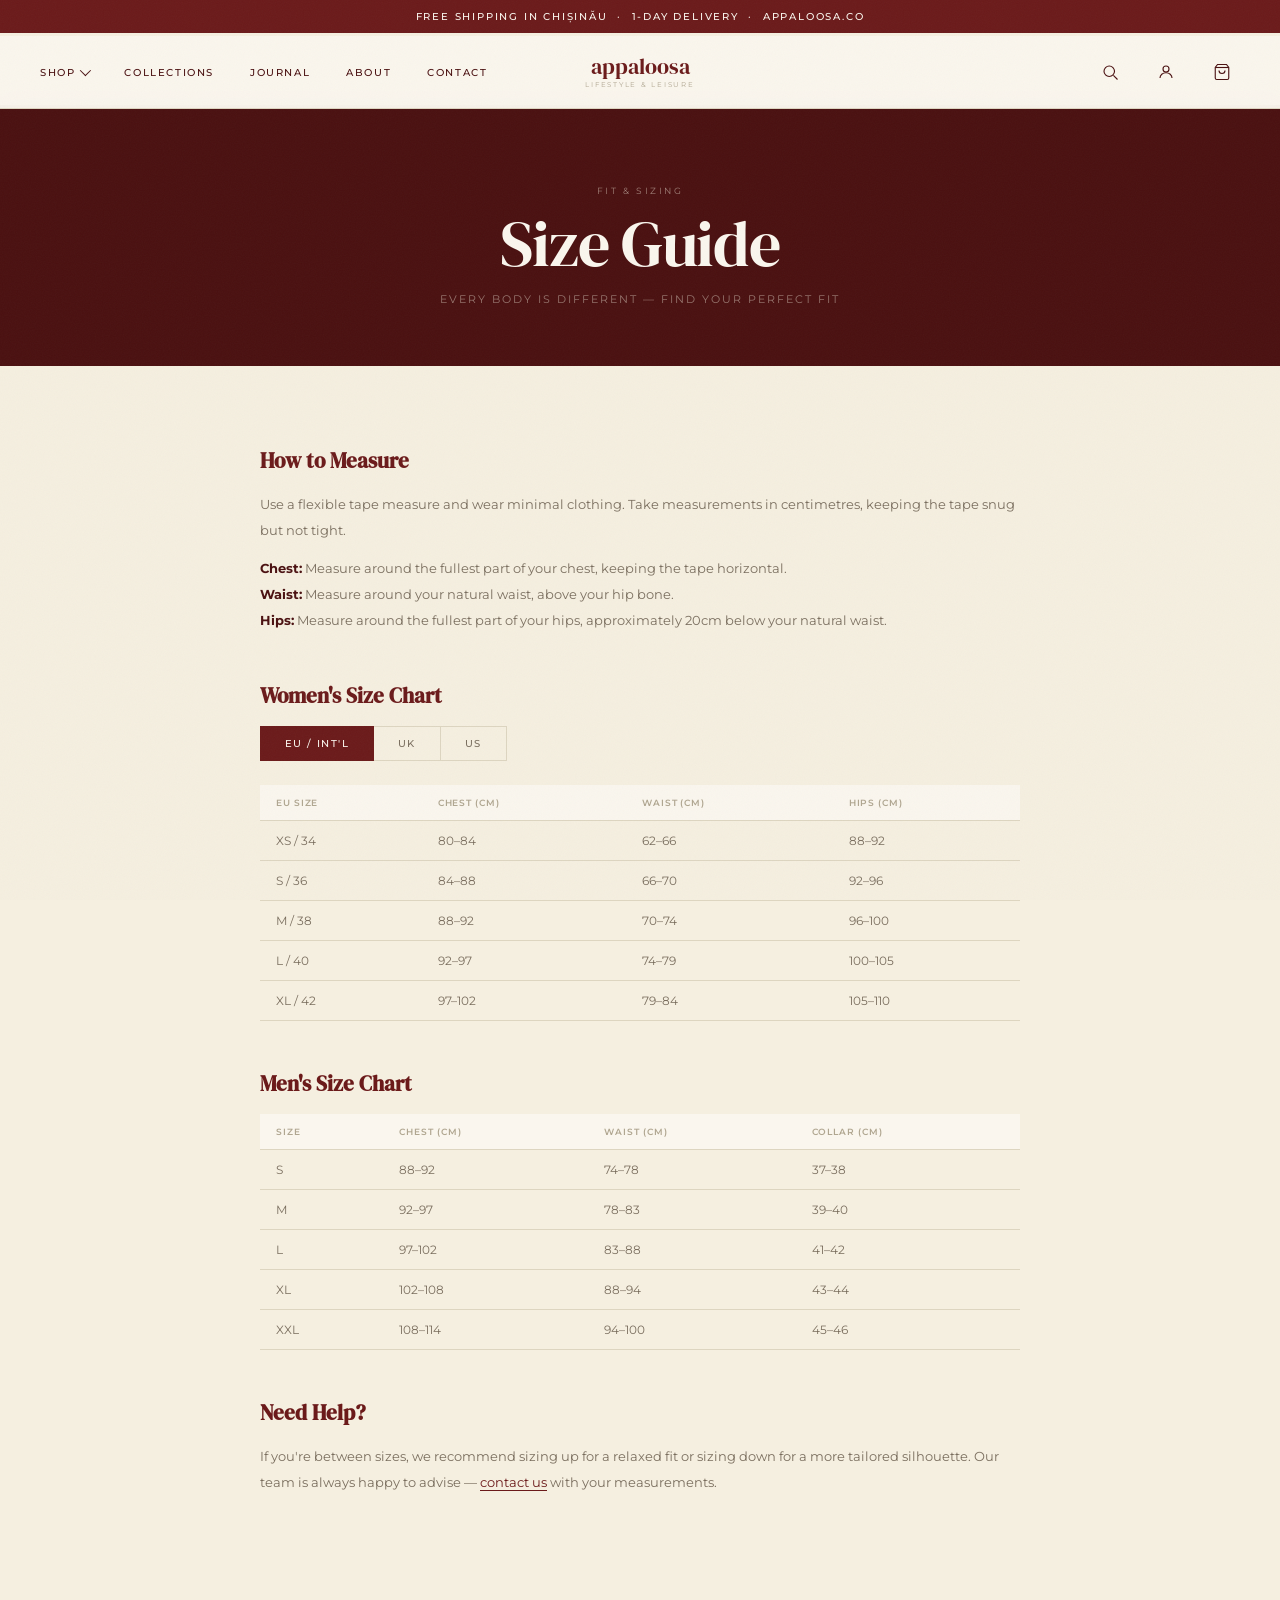
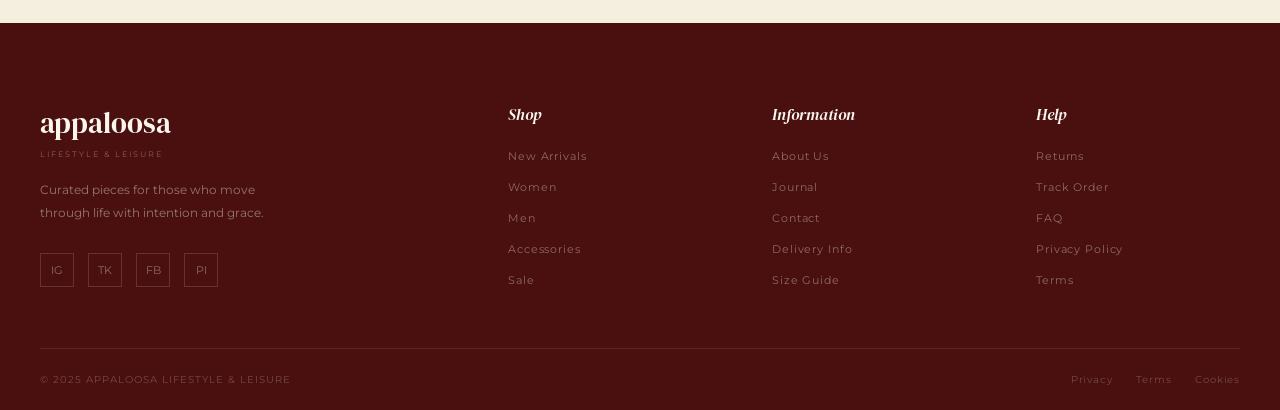
<file: size-guide.html>
<!DOCTYPE html>
<html lang="en">
<head>
<meta charset="UTF-8">
<meta name="viewport" content="width=device-width, initial-scale=1.0">
<title>Appaloosa — Size Guide</title>
<link rel="preconnect" href="https://fonts.googleapis.com"><link rel="preconnect" href="https://fonts.gstatic.com" crossorigin><link href="https://fonts.googleapis.com/css2?family=DM+Serif+Display:ital@0;1&family=Montserrat:wght@300;400;500;600&display=swap" rel="stylesheet">
<link rel="stylesheet" href="shared.css">
</head>
<body>
<!-- =============================================
   SHARED PARTIALS — включается в каждую страницу
   Копируй этот блок в начало/конец каждого файла
   ============================================= -->

<!-- ANNOUNCEMENT BAR -->
<div class="announcement-bar">
  Free shipping in Chișinău &nbsp;·&nbsp; 1-day delivery &nbsp;·&nbsp; appaloosa.co
</div>

<!-- HEADER -->
<header class="site-header" id="siteHeader">
  <div class="header-inner">
    <nav class="header-nav">
      <div class="nav-dropdown">
        <button>Shop <span class="nav-dropdown-arrow"></span></button>
        <div class="dropdown-menu">
          <a href="shop.html?cat=new-arrivals">New Arrivals</a>
          <a href="shop.html?cat=women">Women</a>
          <a href="shop.html?cat=men">Men</a>
          <a href="shop.html?cat=accessories">Accessories</a>
          <a href="shop.html?cat=sale">Sale</a>
        </div>
      </div>
      <a href="collections.html">Collections</a>
      <a href="journal.html">Journal</a>
      <a href="about.html">About</a>
      <a href="contact.html">Contact</a>
    </nav>
    <a href="index.html" class="header-logo">
      <div>
        <div class="header-logo-text">appaloosa</div>
        <div class="header-logo-sub">Lifestyle &amp; Leisure</div>
      </div>
    </a>
    <div class="header-icons">
      <button class="header-icon-btn" onclick="openSearch()" aria-label="Search">
        <svg viewBox="0 0 24 24"><circle cx="11" cy="11" r="7"/><line x1="16.5" y1="16.5" x2="22" y2="22"/></svg>
      </button>
      <button class="header-icon-btn" aria-label="Account">
        <svg viewBox="0 0 24 24"><circle cx="12" cy="8" r="4"/><path d="M4 20c0-4 3.6-7 8-7s8 3 8 7"/></svg>
      </button>
      <button class="header-icon-btn" onclick="openCart()" aria-label="Cart">
        <svg viewBox="0 0 24 24"><path d="M6 2L3 6v14a2 2 0 002 2h14a2 2 0 002-2V6l-3-4z"/><line x1="3" y1="6" x2="21" y2="6"/><path d="M16 10a4 4 0 01-8 0"/></svg>
        <span class="cart-badge">0</span>
      </button>
      <button class="mobile-menu-btn" id="mobileMenuBtn" onclick="toggleMobileMenu()">
        <span></span><span></span><span></span>
      </button>
    </div>
  </div>
</header>

<!-- MOBILE NAV -->
<div class="mobile-nav-overlay" id="mobileNavOverlay" onclick="closeMobileMenu()"></div>
<div class="mobile-nav-drawer" id="mobileNavDrawer">
  <div class="mobile-nav-header">
    <span class="mobile-nav-logo">appaloosa</span>
    <button class="mobile-nav-close" onclick="closeMobileMenu()">✕</button>
  </div>
  <div class="mobile-nav-links">
    <button onclick="toggleMobileShop()">Shop ▾</button>
    <div class="mobile-nav-sub" id="mobileShopSub">
      <a href="shop.html?cat=new-arrivals" onclick="closeMobileMenu()">New Arrivals</a>
      <a href="shop.html?cat=women" onclick="closeMobileMenu()">Women</a>
      <a href="shop.html?cat=men" onclick="closeMobileMenu()">Men</a>
      <a href="shop.html?cat=accessories" onclick="closeMobileMenu()">Accessories</a>
      <a href="shop.html?cat=sale" onclick="closeMobileMenu()">Sale</a>
    </div>
    <div class="mobile-nav-divider"></div>
    <a href="collections.html" onclick="closeMobileMenu()">Collections</a>
    <a href="journal.html" onclick="closeMobileMenu()">Journal</a>
    <a href="about.html" onclick="closeMobileMenu()">About</a>
    <a href="contact.html" onclick="closeMobileMenu()">Contact</a>
    <div class="mobile-nav-divider"></div>
    <a href="delivery.html" onclick="closeMobileMenu()">Delivery Info</a>
    <a href="size-guide.html" onclick="closeMobileMenu()">Size Guide</a>
    <a href="returns.html" onclick="closeMobileMenu()">Returns</a>
    <a href="track-order.html" onclick="closeMobileMenu()">Track Order</a>
    <a href="faq.html" onclick="closeMobileMenu()">FAQ</a>
    <a href="privacy.html" onclick="closeMobileMenu()">Privacy Policy</a>
    <a href="terms.html" onclick="closeMobileMenu()">Terms</a>
  </div>
</div>

<!-- SEARCH OVERLAY -->
<div class="search-overlay" id="searchOverlay">
  <button class="search-close" onclick="closeSearch()">✕</button>
  <span class="search-eyebrow">What are you looking for?</span>
  <div class="search-input-wrap">
    <input type="text" class="search-input" id="searchInput" placeholder="Search products, articles…" autocomplete="off">
    <span class="search-icon"><svg viewBox="0 0 24 24"><circle cx="11" cy="11" r="7"/><line x1="16.5" y1="16.5" x2="22" y2="22"/></svg></span>
  </div>
  <div class="search-results" id="searchResults"></div>
  <div class="search-popular" id="searchPopular">
    <span class="search-popular-label">Popular</span>
    <div class="search-popular-tags">
      <button class="search-tag" onclick="document.getElementById('searchInput').value='linen';runSearch('linen')">Linen</button>
      <button class="search-tag" onclick="document.getElementById('searchInput').value='accessories';runSearch('accessories')">Accessories</button>
      <button class="search-tag" onclick="document.getElementById('searchInput').value='new arrivals';runSearch('new arrivals')">New Arrivals</button>
      <button class="search-tag" onclick="document.getElementById('searchInput').value='sale';runSearch('sale')">Sale</button>
      <button class="search-tag" onclick="document.getElementById('searchInput').value='jacket';runSearch('jacket')">Jacket</button>
    </div>
  </div>
</div>

<!-- CART DRAWER -->
<div class="cart-overlay" id="cartOverlay" onclick="closeCart()"></div>
<div class="cart-drawer" id="cartDrawer">
  <div class="cart-drawer-header">
    <div>
      <div class="cart-drawer-title">Your Cart</div>
      <div class="cart-drawer-count" id="cartCount">0 items</div>
    </div>
    <button class="cart-drawer-close" onclick="closeCart()">✕</button>
  </div>
  <div class="cart-drawer-items" id="cartItems"></div>
  <div class="cart-drawer-footer" id="cartFooter">
    <div class="cart-subtotal">
      <span class="cart-subtotal-label">Subtotal</span>
      <span class="cart-subtotal-val" id="cartTotal">€0</span>
    </div>
    <p class="cart-note">Taxes included. Free delivery in Chișinău.</p>
    <button class="cart-checkout-btn">Proceed to Checkout</button>
    <button class="cart-continue" onclick="closeCart()">Continue Shopping</button>
  </div>
</div>

<!-- PRODUCT MODAL -->
<div class="product-modal" id="productModal">
  <div class="product-modal-overlay" onclick="closeProductModal()"></div>
  <div class="product-modal-panel">
    <div class="product-modal-gallery" id="modalGallery">
      <button class="product-modal-close" onclick="closeProductModal()">✕</button>
      <div class="gallery-slides-wrapper" id="gallerySlides">
        <div class="gallery-slide"><div class="gallery-slide-num">01</div><div class="gallery-slide-label">Front View</div></div>
        <div class="gallery-slide"><div class="gallery-slide-num">02</div><div class="gallery-slide-label">Detail</div></div>
        <div class="gallery-slide"><div class="gallery-slide-num">03</div><div class="gallery-slide-label">Back View</div></div>
      </div>
      <button class="gallery-arrow gallery-arrow--prev" onclick="slideGallery(-1)">&#8592;</button>
      <button class="gallery-arrow gallery-arrow--next" onclick="slideGallery(1)">&#8594;</button>
      <div class="product-modal-thumbs" id="galleryDots">
        <button class="product-modal-thumb active" onclick="goToSlide(0)"></button>
        <button class="product-modal-thumb" onclick="goToSlide(1)"></button>
        <button class="product-modal-thumb" onclick="goToSlide(2)"></button>
      </div>
    </div>
    <div class="product-modal-body">
      <div class="modal-breadcrumb">Appaloosa</div>
      <h2 class="modal-title" id="modalTitle">Product</h2>
      <div class="modal-price" id="modalPrice"></div>
      <hr class="modal-divider">
      <div id="modalColorsWrap">
        <span class="modal-option-label">Colour — <strong id="modalColorName"></strong></span>
        <div class="modal-colors" id="modalColors"></div>
      </div>
      <div id="modalSizesWrap">
        <span class="modal-option-label">Size</span>
        <div class="modal-sizes" id="modalSizes"></div>
      </div>
      <button class="modal-add-to-cart" onclick="addToCartFromModal()">Add to Cart</button>
      <hr class="modal-divider">
      <p class="modal-desc">A timeless piece crafted from premium materials. Relaxed fit with a refined silhouette — designed to move with you through every moment of the day.</p>
      <div class="modal-details">
        <div class="modal-detail-row"><span class="modal-detail-key">Material</span><span class="modal-detail-val">100% Premium Cotton</span></div>
        <div class="modal-detail-row"><span class="modal-detail-key">Fit</span><span class="modal-detail-val">Relaxed, slightly oversized</span></div>
        <div class="modal-detail-row"><span class="modal-detail-key">Care</span><span class="modal-detail-val">Machine wash 30°C, lay flat to dry</span></div>
        <div class="modal-detail-row"><span class="modal-detail-key">Origin</span><span class="modal-detail-val">Made in Portugal</span></div>
        <div class="modal-detail-row"><span class="modal-detail-key">Delivery</span><span class="modal-detail-val">1-day delivery in Chișinău</span></div>
      </div>
    </div>
  </div>
</div>

<!-- =============================================
   FULL FOOTER
   ============================================= -->
<footer class="site-footer">
  <div class="container">
    <div class="footer-grid">
      <div class="footer-brand">
        <span class="footer-logo-text">appaloosa</span>
        <span class="footer-logo-sub">Lifestyle &amp; Leisure</span>
        <p class="footer-tagline">Curated pieces for those who move through life with intention and grace.</p>
        <div class="footer-social">
          <a href="#" aria-label="Instagram">IG</a>
          <a href="#" aria-label="TikTok">TK</a>
          <a href="#" aria-label="Facebook">FB</a>
          <a href="#" aria-label="Pinterest">PI</a>
        </div>
      </div>
      <div class="footer-col">
        <span class="footer-col-title">Shop</span>
        <ul>
          <li><a href="shop.html?cat=new-arrivals">New Arrivals</a></li>
          <li><a href="shop.html?cat=women">Women</a></li>
          <li><a href="shop.html?cat=men">Men</a></li>
          <li><a href="shop.html?cat=accessories">Accessories</a></li>
          <li><a href="shop.html?cat=sale">Sale</a></li>
        </ul>
      </div>
      <div class="footer-col">
        <span class="footer-col-title">Information</span>
        <ul>
          <li><a href="about.html">About Us</a></li>
          <li><a href="journal.html">Journal</a></li>
          <li><a href="contact.html">Contact</a></li>
          <li><a href="delivery.html">Delivery Info</a></li>
          <li><a href="size-guide.html">Size Guide</a></li>
        </ul>
      </div>
      <div class="footer-col">
        <span class="footer-col-title">Help</span>
        <ul>
          <li><a href="returns.html">Returns</a></li>
          <li><a href="track-order.html">Track Order</a></li>
          <li><a href="faq.html">FAQ</a></li>
          <li><a href="privacy.html">Privacy Policy</a></li>
          <li><a href="terms.html">Terms</a></li>
        </ul>
      </div>
    </div>
    <div class="footer-bottom">
      <span class="footer-copy">© 2025 Appaloosa Lifestyle &amp; Leisure</span>
      <div class="footer-legal">
        <a href="privacy.html">Privacy</a>
        <a href="terms.html">Terms</a>
        <a href="cookies.html">Cookies</a>
      </div>
    </div>
  </div>
</footer>

<div class="page-content">

  <div class="page-hero"><span class="page-hero-eyebrow">Fit &amp; Sizing</span><h1 class="page-hero-title">Size Guide</h1><p class="page-hero-sub">Every body is different — find your perfect fit</p></div>
  <section class="info-page"><div class="container"><div class="info-page-content">
    <div class="info-section"><h2 class="info-section-title">How to Measure</h2><p>Use a flexible tape measure and wear minimal clothing. Take measurements in centimetres, keeping the tape snug but not tight.</p><p><strong style="color:var(--burgundy-dark)">Chest:</strong> Measure around the fullest part of your chest, keeping the tape horizontal.<br><strong style="color:var(--burgundy-dark)">Waist:</strong> Measure around your natural waist, above your hip bone.<br><strong style="color:var(--burgundy-dark)">Hips:</strong> Measure around the fullest part of your hips, approximately 20cm below your natural waist.</p></div>
    <div class="info-section"><h2 class="info-section-title">Women's Size Chart</h2>
      <div class="size-chart-tabs">
        <button class="size-chart-tab active" onclick="switchSizeChart(this,'eu')">EU / Int'l</button>
        <button class="size-chart-tab" onclick="switchSizeChart(this,'uk')">UK</button>
        <button class="size-chart-tab" onclick="switchSizeChart(this,'us')">US</button>
      </div>
      <!-- EU/Int'l -->
      <table class="info-table size-chart-table" data-chart="eu"><thead><tr><th>EU Size</th><th>Chest (cm)</th><th>Waist (cm)</th><th>Hips (cm)</th></tr></thead><tbody>
        <tr><td>XS / 34</td><td>80–84</td><td>62–66</td><td>88–92</td></tr>
        <tr><td>S / 36</td><td>84–88</td><td>66–70</td><td>92–96</td></tr>
        <tr><td>M / 38</td><td>88–92</td><td>70–74</td><td>96–100</td></tr>
        <tr><td>L / 40</td><td>92–97</td><td>74–79</td><td>100–105</td></tr>
        <tr><td>XL / 42</td><td>97–102</td><td>79–84</td><td>105–110</td></tr>
      </tbody></table>
      <!-- UK -->
      <table class="info-table size-chart-table" data-chart="uk" style="display:none"><thead><tr><th>UK Size</th><th>Chest (cm)</th><th>Waist (cm)</th><th>Hips (cm)</th></tr></thead><tbody>
        <tr><td>XS / 6</td><td>80–84</td><td>62–66</td><td>88–92</td></tr>
        <tr><td>S / 8</td><td>84–88</td><td>66–70</td><td>92–96</td></tr>
        <tr><td>M / 10</td><td>88–92</td><td>70–74</td><td>96–100</td></tr>
        <tr><td>L / 12</td><td>92–97</td><td>74–79</td><td>100–105</td></tr>
        <tr><td>XL / 14</td><td>97–102</td><td>79–84</td><td>105–110</td></tr>
      </tbody></table>
      <!-- US -->
      <table class="info-table size-chart-table" data-chart="us" style="display:none"><thead><tr><th>US Size</th><th>Chest (cm)</th><th>Waist (cm)</th><th>Hips (cm)</th></tr></thead><tbody>
        <tr><td>XS / 0</td><td>80–84</td><td>62–66</td><td>88–92</td></tr>
        <tr><td>S / 2–4</td><td>84–88</td><td>66–70</td><td>92–96</td></tr>
        <tr><td>M / 6–8</td><td>88–92</td><td>70–74</td><td>96–100</td></tr>
        <tr><td>L / 10–12</td><td>92–97</td><td>74–79</td><td>100–105</td></tr>
        <tr><td>XL / 14</td><td>97–102</td><td>79–84</td><td>105–110</td></tr>
      </tbody></table>
    </div>
    <div class="info-section"><h2 class="info-section-title">Men's Size Chart</h2>
      <table class="info-table"><thead><tr><th>Size</th><th>Chest (cm)</th><th>Waist (cm)</th><th>Collar (cm)</th></tr></thead><tbody>
        <tr><td>S</td><td>88–92</td><td>74–78</td><td>37–38</td></tr>
        <tr><td>M</td><td>92–97</td><td>78–83</td><td>39–40</td></tr>
        <tr><td>L</td><td>97–102</td><td>83–88</td><td>41–42</td></tr>
        <tr><td>XL</td><td>102–108</td><td>88–94</td><td>43–44</td></tr>
        <tr><td>XXL</td><td>108–114</td><td>94–100</td><td>45–46</td></tr>
      </tbody></table>
    </div>
    <div class="info-section"><h2 class="info-section-title">Need Help?</h2><p>If you're between sizes, we recommend sizing up for a relaxed fit or sizing down for a more tailored silhouette. Our team is always happy to advise — <a href="contact.html" style="color:var(--burgundy);border-bottom:1px solid var(--burgundy)">contact us</a> with your measurements.</p></div>
  </div></div></section>
</div>
<script src="shared.js"></script>
<script>
function switchSizeChart(btn, chartKey) {
  btn.closest('.size-chart-tabs').querySelectorAll('.size-chart-tab').forEach(t => t.classList.remove('active'));
  btn.classList.add('active');
  const section = btn.closest('.info-section');
  section.querySelectorAll('.size-chart-table').forEach(t => {
    t.style.display = t.dataset.chart === chartKey ? '' : 'none';
  });
}
</script>
</body>
</html>
</file>
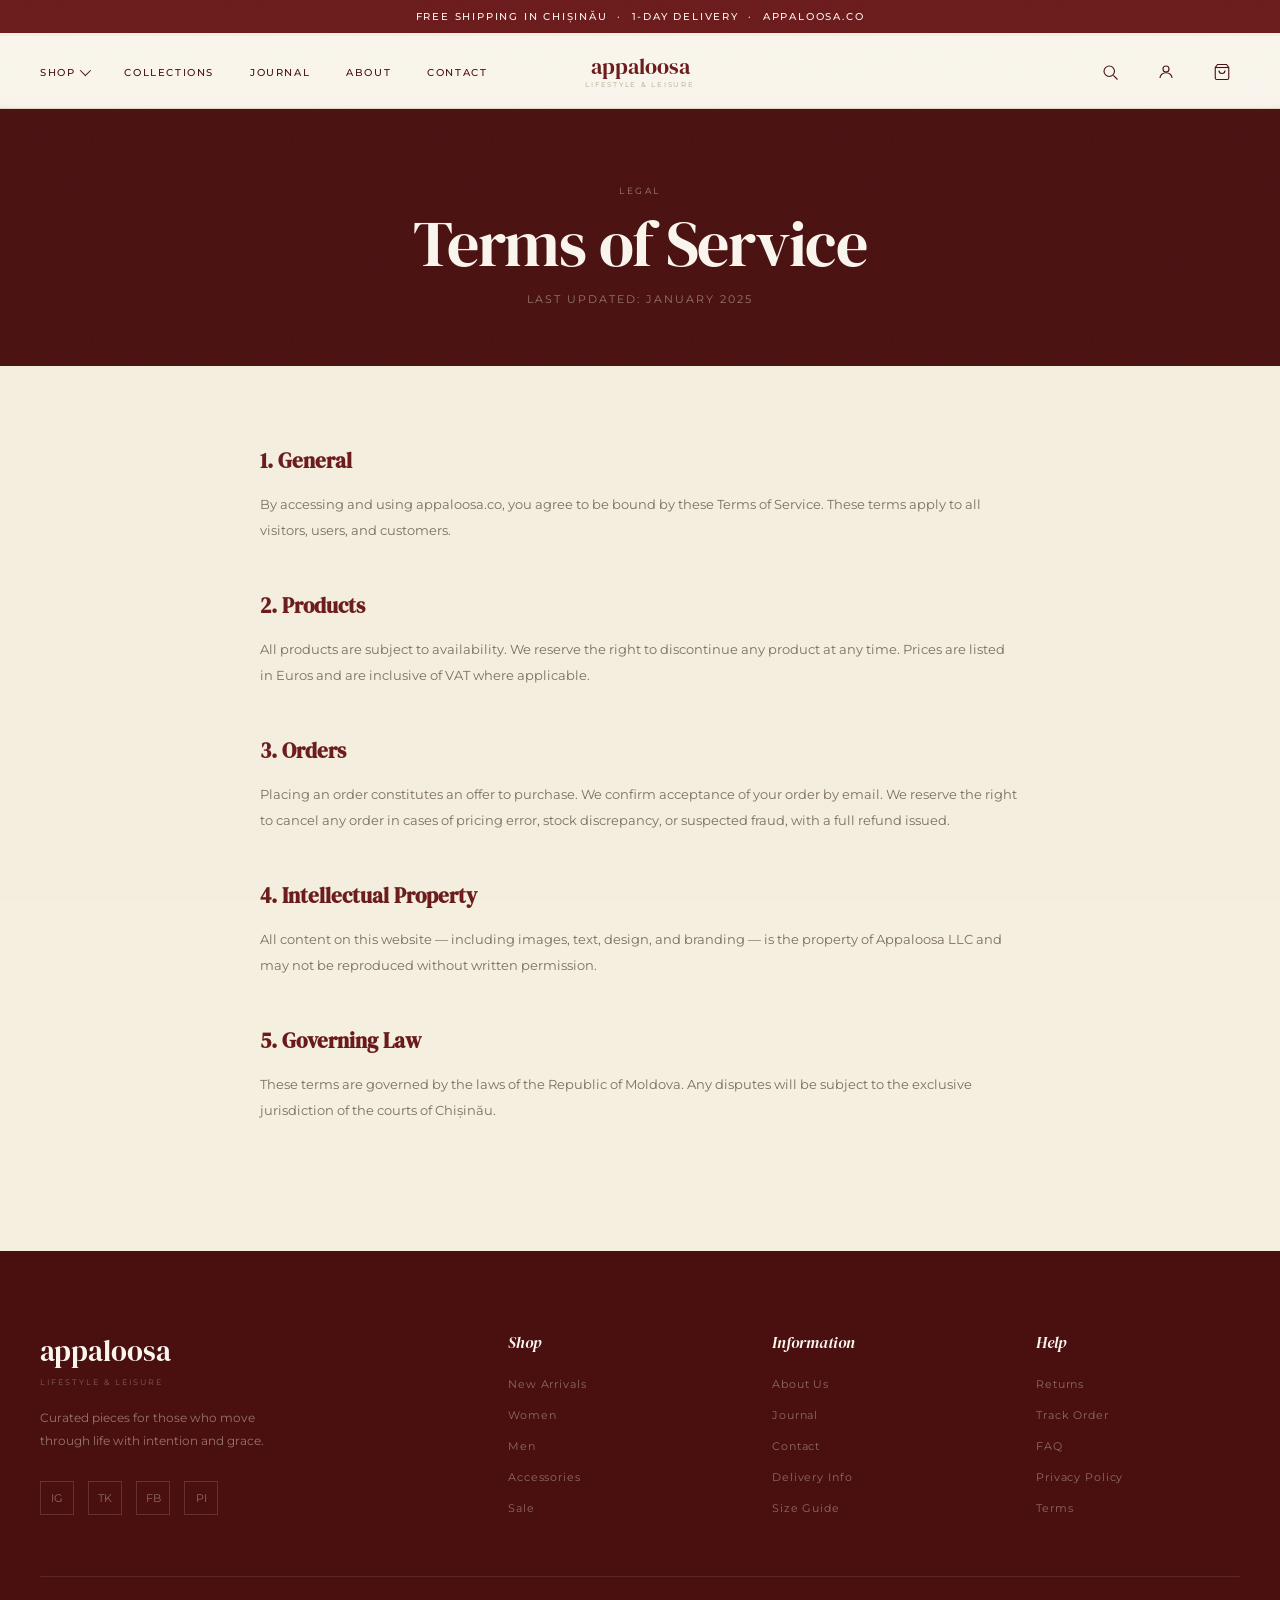
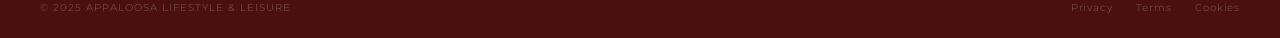
<file: terms.html>
<!DOCTYPE html>
<html lang="en">
<head>
<meta charset="UTF-8">
<meta name="viewport" content="width=device-width, initial-scale=1.0">
<title>Appaloosa — Terms of Service</title>
<link rel="preconnect" href="https://fonts.googleapis.com"><link rel="preconnect" href="https://fonts.gstatic.com" crossorigin><link href="https://fonts.googleapis.com/css2?family=DM+Serif+Display:ital@0;1&family=Montserrat:wght@300;400;500;600&display=swap" rel="stylesheet">
<link rel="stylesheet" href="shared.css">
</head>
<body>
<!-- =============================================
   SHARED PARTIALS — включается в каждую страницу
   Копируй этот блок в начало/конец каждого файла
   ============================================= -->

<!-- ANNOUNCEMENT BAR -->
<div class="announcement-bar">
  Free shipping in Chișinău &nbsp;·&nbsp; 1-day delivery &nbsp;·&nbsp; appaloosa.co
</div>

<!-- HEADER -->
<header class="site-header" id="siteHeader">
  <div class="header-inner">
    <nav class="header-nav">
      <div class="nav-dropdown">
        <button>Shop <span class="nav-dropdown-arrow"></span></button>
        <div class="dropdown-menu">
          <a href="shop.html?cat=new-arrivals">New Arrivals</a>
          <a href="shop.html?cat=women">Women</a>
          <a href="shop.html?cat=men">Men</a>
          <a href="shop.html?cat=accessories">Accessories</a>
          <a href="shop.html?cat=sale">Sale</a>
        </div>
      </div>
      <a href="collections.html">Collections</a>
      <a href="journal.html">Journal</a>
      <a href="about.html">About</a>
      <a href="contact.html">Contact</a>
    </nav>
    <a href="index.html" class="header-logo">
      <div>
        <div class="header-logo-text">appaloosa</div>
        <div class="header-logo-sub">Lifestyle &amp; Leisure</div>
      </div>
    </a>
    <div class="header-icons">
      <button class="header-icon-btn" onclick="openSearch()" aria-label="Search">
        <svg viewBox="0 0 24 24"><circle cx="11" cy="11" r="7"/><line x1="16.5" y1="16.5" x2="22" y2="22"/></svg>
      </button>
      <button class="header-icon-btn" aria-label="Account">
        <svg viewBox="0 0 24 24"><circle cx="12" cy="8" r="4"/><path d="M4 20c0-4 3.6-7 8-7s8 3 8 7"/></svg>
      </button>
      <button class="header-icon-btn" onclick="openCart()" aria-label="Cart">
        <svg viewBox="0 0 24 24"><path d="M6 2L3 6v14a2 2 0 002 2h14a2 2 0 002-2V6l-3-4z"/><line x1="3" y1="6" x2="21" y2="6"/><path d="M16 10a4 4 0 01-8 0"/></svg>
        <span class="cart-badge">0</span>
      </button>
      <button class="mobile-menu-btn" id="mobileMenuBtn" onclick="toggleMobileMenu()">
        <span></span><span></span><span></span>
      </button>
    </div>
  </div>
</header>

<!-- MOBILE NAV -->
<div class="mobile-nav-overlay" id="mobileNavOverlay" onclick="closeMobileMenu()"></div>
<div class="mobile-nav-drawer" id="mobileNavDrawer">
  <div class="mobile-nav-header">
    <span class="mobile-nav-logo">appaloosa</span>
    <button class="mobile-nav-close" onclick="closeMobileMenu()">✕</button>
  </div>
  <div class="mobile-nav-links">
    <button onclick="toggleMobileShop()">Shop ▾</button>
    <div class="mobile-nav-sub" id="mobileShopSub">
      <a href="shop.html?cat=new-arrivals" onclick="closeMobileMenu()">New Arrivals</a>
      <a href="shop.html?cat=women" onclick="closeMobileMenu()">Women</a>
      <a href="shop.html?cat=men" onclick="closeMobileMenu()">Men</a>
      <a href="shop.html?cat=accessories" onclick="closeMobileMenu()">Accessories</a>
      <a href="shop.html?cat=sale" onclick="closeMobileMenu()">Sale</a>
    </div>
    <div class="mobile-nav-divider"></div>
    <a href="collections.html" onclick="closeMobileMenu()">Collections</a>
    <a href="journal.html" onclick="closeMobileMenu()">Journal</a>
    <a href="about.html" onclick="closeMobileMenu()">About</a>
    <a href="contact.html" onclick="closeMobileMenu()">Contact</a>
    <div class="mobile-nav-divider"></div>
    <a href="delivery.html" onclick="closeMobileMenu()">Delivery Info</a>
    <a href="size-guide.html" onclick="closeMobileMenu()">Size Guide</a>
    <a href="returns.html" onclick="closeMobileMenu()">Returns</a>
    <a href="track-order.html" onclick="closeMobileMenu()">Track Order</a>
    <a href="faq.html" onclick="closeMobileMenu()">FAQ</a>
    <a href="privacy.html" onclick="closeMobileMenu()">Privacy Policy</a>
    <a href="terms.html" onclick="closeMobileMenu()">Terms</a>
  </div>
</div>

<!-- SEARCH OVERLAY -->
<div class="search-overlay" id="searchOverlay">
  <button class="search-close" onclick="closeSearch()">✕</button>
  <span class="search-eyebrow">What are you looking for?</span>
  <div class="search-input-wrap">
    <input type="text" class="search-input" id="searchInput" placeholder="Search products, articles…" autocomplete="off">
    <span class="search-icon"><svg viewBox="0 0 24 24"><circle cx="11" cy="11" r="7"/><line x1="16.5" y1="16.5" x2="22" y2="22"/></svg></span>
  </div>
  <div class="search-results" id="searchResults"></div>
  <div class="search-popular" id="searchPopular">
    <span class="search-popular-label">Popular</span>
    <div class="search-popular-tags">
      <button class="search-tag" onclick="document.getElementById('searchInput').value='linen';runSearch('linen')">Linen</button>
      <button class="search-tag" onclick="document.getElementById('searchInput').value='accessories';runSearch('accessories')">Accessories</button>
      <button class="search-tag" onclick="document.getElementById('searchInput').value='new arrivals';runSearch('new arrivals')">New Arrivals</button>
      <button class="search-tag" onclick="document.getElementById('searchInput').value='sale';runSearch('sale')">Sale</button>
      <button class="search-tag" onclick="document.getElementById('searchInput').value='jacket';runSearch('jacket')">Jacket</button>
    </div>
  </div>
</div>

<!-- CART DRAWER -->
<div class="cart-overlay" id="cartOverlay" onclick="closeCart()"></div>
<div class="cart-drawer" id="cartDrawer">
  <div class="cart-drawer-header">
    <div>
      <div class="cart-drawer-title">Your Cart</div>
      <div class="cart-drawer-count" id="cartCount">0 items</div>
    </div>
    <button class="cart-drawer-close" onclick="closeCart()">✕</button>
  </div>
  <div class="cart-drawer-items" id="cartItems"></div>
  <div class="cart-drawer-footer" id="cartFooter">
    <div class="cart-subtotal">
      <span class="cart-subtotal-label">Subtotal</span>
      <span class="cart-subtotal-val" id="cartTotal">€0</span>
    </div>
    <p class="cart-note">Taxes included. Free delivery in Chișinău.</p>
    <button class="cart-checkout-btn">Proceed to Checkout</button>
    <button class="cart-continue" onclick="closeCart()">Continue Shopping</button>
  </div>
</div>

<!-- PRODUCT MODAL -->
<div class="product-modal" id="productModal">
  <div class="product-modal-overlay" onclick="closeProductModal()"></div>
  <div class="product-modal-panel">
    <div class="product-modal-gallery" id="modalGallery">
      <button class="product-modal-close" onclick="closeProductModal()">✕</button>
      <div class="gallery-slides-wrapper" id="gallerySlides">
        <div class="gallery-slide"><div class="gallery-slide-num">01</div><div class="gallery-slide-label">Front View</div></div>
        <div class="gallery-slide"><div class="gallery-slide-num">02</div><div class="gallery-slide-label">Detail</div></div>
        <div class="gallery-slide"><div class="gallery-slide-num">03</div><div class="gallery-slide-label">Back View</div></div>
      </div>
      <button class="gallery-arrow gallery-arrow--prev" onclick="slideGallery(-1)">&#8592;</button>
      <button class="gallery-arrow gallery-arrow--next" onclick="slideGallery(1)">&#8594;</button>
      <div class="product-modal-thumbs" id="galleryDots">
        <button class="product-modal-thumb active" onclick="goToSlide(0)"></button>
        <button class="product-modal-thumb" onclick="goToSlide(1)"></button>
        <button class="product-modal-thumb" onclick="goToSlide(2)"></button>
      </div>
    </div>
    <div class="product-modal-body">
      <div class="modal-breadcrumb">Appaloosa</div>
      <h2 class="modal-title" id="modalTitle">Product</h2>
      <div class="modal-price" id="modalPrice"></div>
      <hr class="modal-divider">
      <div id="modalColorsWrap">
        <span class="modal-option-label">Colour — <strong id="modalColorName"></strong></span>
        <div class="modal-colors" id="modalColors"></div>
      </div>
      <div id="modalSizesWrap">
        <span class="modal-option-label">Size</span>
        <div class="modal-sizes" id="modalSizes"></div>
      </div>
      <button class="modal-add-to-cart" onclick="addToCartFromModal()">Add to Cart</button>
      <hr class="modal-divider">
      <p class="modal-desc">A timeless piece crafted from premium materials. Relaxed fit with a refined silhouette — designed to move with you through every moment of the day.</p>
      <div class="modal-details">
        <div class="modal-detail-row"><span class="modal-detail-key">Material</span><span class="modal-detail-val">100% Premium Cotton</span></div>
        <div class="modal-detail-row"><span class="modal-detail-key">Fit</span><span class="modal-detail-val">Relaxed, slightly oversized</span></div>
        <div class="modal-detail-row"><span class="modal-detail-key">Care</span><span class="modal-detail-val">Machine wash 30°C, lay flat to dry</span></div>
        <div class="modal-detail-row"><span class="modal-detail-key">Origin</span><span class="modal-detail-val">Made in Portugal</span></div>
        <div class="modal-detail-row"><span class="modal-detail-key">Delivery</span><span class="modal-detail-val">1-day delivery in Chișinău</span></div>
      </div>
    </div>
  </div>
</div>

<!-- =============================================
   FULL FOOTER
   ============================================= -->
<footer class="site-footer">
  <div class="container">
    <div class="footer-grid">
      <div class="footer-brand">
        <span class="footer-logo-text">appaloosa</span>
        <span class="footer-logo-sub">Lifestyle &amp; Leisure</span>
        <p class="footer-tagline">Curated pieces for those who move through life with intention and grace.</p>
        <div class="footer-social">
          <a href="#" aria-label="Instagram">IG</a>
          <a href="#" aria-label="TikTok">TK</a>
          <a href="#" aria-label="Facebook">FB</a>
          <a href="#" aria-label="Pinterest">PI</a>
        </div>
      </div>
      <div class="footer-col">
        <span class="footer-col-title">Shop</span>
        <ul>
          <li><a href="shop.html?cat=new-arrivals">New Arrivals</a></li>
          <li><a href="shop.html?cat=women">Women</a></li>
          <li><a href="shop.html?cat=men">Men</a></li>
          <li><a href="shop.html?cat=accessories">Accessories</a></li>
          <li><a href="shop.html?cat=sale">Sale</a></li>
        </ul>
      </div>
      <div class="footer-col">
        <span class="footer-col-title">Information</span>
        <ul>
          <li><a href="about.html">About Us</a></li>
          <li><a href="journal.html">Journal</a></li>
          <li><a href="contact.html">Contact</a></li>
          <li><a href="delivery.html">Delivery Info</a></li>
          <li><a href="size-guide.html">Size Guide</a></li>
        </ul>
      </div>
      <div class="footer-col">
        <span class="footer-col-title">Help</span>
        <ul>
          <li><a href="returns.html">Returns</a></li>
          <li><a href="track-order.html">Track Order</a></li>
          <li><a href="faq.html">FAQ</a></li>
          <li><a href="privacy.html">Privacy Policy</a></li>
          <li><a href="terms.html">Terms</a></li>
        </ul>
      </div>
    </div>
    <div class="footer-bottom">
      <span class="footer-copy">© 2025 Appaloosa Lifestyle &amp; Leisure</span>
      <div class="footer-legal">
        <a href="privacy.html">Privacy</a>
        <a href="terms.html">Terms</a>
        <a href="#">Cookies</a>
      </div>
    </div>
  </div>
</footer>

<div class="page-content">

  <div class="page-hero"><span class="page-hero-eyebrow">Legal</span><h1 class="page-hero-title">Terms of Service</h1><p class="page-hero-sub">Last updated: January 2025</p></div>
  <section class="info-page"><div class="container"><div class="info-page-content">
    <div class="info-section"><h2 class="info-section-title">1. General</h2><p>By accessing and using appaloosa.co, you agree to be bound by these Terms of Service. These terms apply to all visitors, users, and customers.</p></div>
    <div class="info-section"><h2 class="info-section-title">2. Products</h2><p>All products are subject to availability. We reserve the right to discontinue any product at any time. Prices are listed in Euros and are inclusive of VAT where applicable.</p></div>
    <div class="info-section"><h2 class="info-section-title">3. Orders</h2><p>Placing an order constitutes an offer to purchase. We confirm acceptance of your order by email. We reserve the right to cancel any order in cases of pricing error, stock discrepancy, or suspected fraud, with a full refund issued.</p></div>
    <div class="info-section"><h2 class="info-section-title">4. Intellectual Property</h2><p>All content on this website — including images, text, design, and branding — is the property of Appaloosa LLC and may not be reproduced without written permission.</p></div>
    <div class="info-section"><h2 class="info-section-title">5. Governing Law</h2><p>These terms are governed by the laws of the Republic of Moldova. Any disputes will be subject to the exclusive jurisdiction of the courts of Chișinău.</p></div>
  </div></div></section>
</div>
<script src="shared.js"></script>

</body>
</html>
</file>
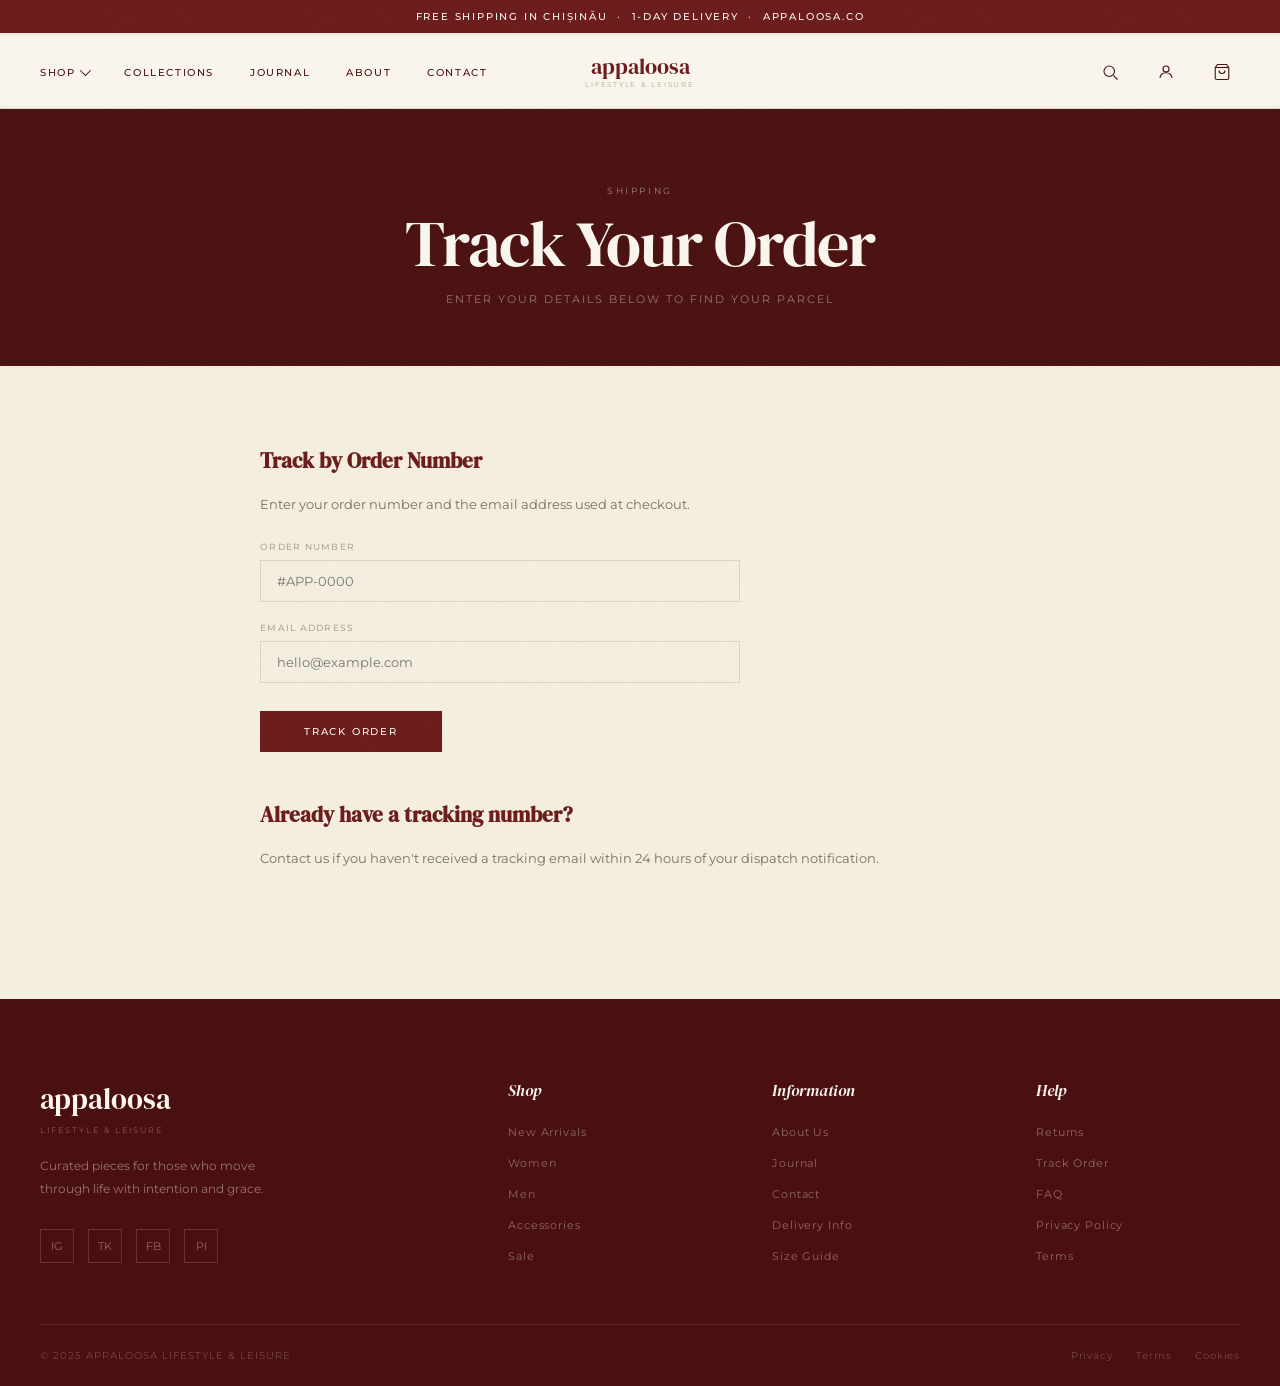
<file: track-order.html>
<!DOCTYPE html>
<html lang="en">
<head>
<meta charset="UTF-8">
<meta name="viewport" content="width=device-width, initial-scale=1.0">
<title>Appaloosa — Track Order</title>
<link rel="preconnect" href="https://fonts.googleapis.com"><link rel="preconnect" href="https://fonts.gstatic.com" crossorigin><link href="https://fonts.googleapis.com/css2?family=DM+Serif+Display:ital@0;1&family=Montserrat:wght@300;400;500;600&display=swap" rel="stylesheet">
<link rel="stylesheet" href="shared.css">
</head>
<body>
<!-- =============================================
   SHARED PARTIALS — включается в каждую страницу
   Копируй этот блок в начало/конец каждого файла
   ============================================= -->

<!-- ANNOUNCEMENT BAR -->
<div class="announcement-bar">
  Free shipping in Chișinău &nbsp;·&nbsp; 1-day delivery &nbsp;·&nbsp; appaloosa.co
</div>

<!-- HEADER -->
<header class="site-header" id="siteHeader">
  <div class="header-inner">
    <nav class="header-nav">
      <div class="nav-dropdown">
        <button>Shop <span class="nav-dropdown-arrow"></span></button>
        <div class="dropdown-menu">
          <a href="shop.html?cat=new-arrivals">New Arrivals</a>
          <a href="shop.html?cat=women">Women</a>
          <a href="shop.html?cat=men">Men</a>
          <a href="shop.html?cat=accessories">Accessories</a>
          <a href="shop.html?cat=sale">Sale</a>
        </div>
      </div>
      <a href="collections.html">Collections</a>
      <a href="journal.html">Journal</a>
      <a href="about.html">About</a>
      <a href="contact.html">Contact</a>
    </nav>
    <a href="index.html" class="header-logo">
      <div>
        <div class="header-logo-text">appaloosa</div>
        <div class="header-logo-sub">Lifestyle &amp; Leisure</div>
      </div>
    </a>
    <div class="header-icons">
      <button class="header-icon-btn" onclick="openSearch()" aria-label="Search">
        <svg viewBox="0 0 24 24"><circle cx="11" cy="11" r="7"/><line x1="16.5" y1="16.5" x2="22" y2="22"/></svg>
      </button>
      <button class="header-icon-btn" aria-label="Account">
        <svg viewBox="0 0 24 24"><circle cx="12" cy="8" r="4"/><path d="M4 20c0-4 3.6-7 8-7s8 3 8 7"/></svg>
      </button>
      <button class="header-icon-btn" onclick="openCart()" aria-label="Cart">
        <svg viewBox="0 0 24 24"><path d="M6 2L3 6v14a2 2 0 002 2h14a2 2 0 002-2V6l-3-4z"/><line x1="3" y1="6" x2="21" y2="6"/><path d="M16 10a4 4 0 01-8 0"/></svg>
        <span class="cart-badge">0</span>
      </button>
      <button class="mobile-menu-btn" id="mobileMenuBtn" onclick="toggleMobileMenu()">
        <span></span><span></span><span></span>
      </button>
    </div>
  </div>
</header>

<!-- MOBILE NAV -->
<div class="mobile-nav-overlay" id="mobileNavOverlay" onclick="closeMobileMenu()"></div>
<div class="mobile-nav-drawer" id="mobileNavDrawer">
  <div class="mobile-nav-header">
    <span class="mobile-nav-logo">appaloosa</span>
    <button class="mobile-nav-close" onclick="closeMobileMenu()">✕</button>
  </div>
  <div class="mobile-nav-links">
    <button onclick="toggleMobileShop()">Shop ▾</button>
    <div class="mobile-nav-sub" id="mobileShopSub">
      <a href="shop.html?cat=new-arrivals" onclick="closeMobileMenu()">New Arrivals</a>
      <a href="shop.html?cat=women" onclick="closeMobileMenu()">Women</a>
      <a href="shop.html?cat=men" onclick="closeMobileMenu()">Men</a>
      <a href="shop.html?cat=accessories" onclick="closeMobileMenu()">Accessories</a>
      <a href="shop.html?cat=sale" onclick="closeMobileMenu()">Sale</a>
    </div>
    <div class="mobile-nav-divider"></div>
    <a href="collections.html" onclick="closeMobileMenu()">Collections</a>
    <a href="journal.html" onclick="closeMobileMenu()">Journal</a>
    <a href="about.html" onclick="closeMobileMenu()">About</a>
    <a href="contact.html" onclick="closeMobileMenu()">Contact</a>
    <div class="mobile-nav-divider"></div>
    <a href="delivery.html" onclick="closeMobileMenu()">Delivery Info</a>
    <a href="size-guide.html" onclick="closeMobileMenu()">Size Guide</a>
    <a href="returns.html" onclick="closeMobileMenu()">Returns</a>
    <a href="track-order.html" onclick="closeMobileMenu()">Track Order</a>
    <a href="faq.html" onclick="closeMobileMenu()">FAQ</a>
    <a href="privacy.html" onclick="closeMobileMenu()">Privacy Policy</a>
    <a href="terms.html" onclick="closeMobileMenu()">Terms</a>
  </div>
</div>

<!-- SEARCH OVERLAY -->
<div class="search-overlay" id="searchOverlay">
  <button class="search-close" onclick="closeSearch()">✕</button>
  <span class="search-eyebrow">What are you looking for?</span>
  <div class="search-input-wrap">
    <input type="text" class="search-input" id="searchInput" placeholder="Search products, articles…" autocomplete="off">
    <span class="search-icon"><svg viewBox="0 0 24 24"><circle cx="11" cy="11" r="7"/><line x1="16.5" y1="16.5" x2="22" y2="22"/></svg></span>
  </div>
  <div class="search-results" id="searchResults"></div>
  <div class="search-popular" id="searchPopular">
    <span class="search-popular-label">Popular</span>
    <div class="search-popular-tags">
      <button class="search-tag" onclick="document.getElementById('searchInput').value='linen';runSearch('linen')">Linen</button>
      <button class="search-tag" onclick="document.getElementById('searchInput').value='accessories';runSearch('accessories')">Accessories</button>
      <button class="search-tag" onclick="document.getElementById('searchInput').value='new arrivals';runSearch('new arrivals')">New Arrivals</button>
      <button class="search-tag" onclick="document.getElementById('searchInput').value='sale';runSearch('sale')">Sale</button>
      <button class="search-tag" onclick="document.getElementById('searchInput').value='jacket';runSearch('jacket')">Jacket</button>
    </div>
  </div>
</div>

<!-- CART DRAWER -->
<div class="cart-overlay" id="cartOverlay" onclick="closeCart()"></div>
<div class="cart-drawer" id="cartDrawer">
  <div class="cart-drawer-header">
    <div>
      <div class="cart-drawer-title">Your Cart</div>
      <div class="cart-drawer-count" id="cartCount">0 items</div>
    </div>
    <button class="cart-drawer-close" onclick="closeCart()">✕</button>
  </div>
  <div class="cart-drawer-items" id="cartItems"></div>
  <div class="cart-drawer-footer" id="cartFooter">
    <div class="cart-subtotal">
      <span class="cart-subtotal-label">Subtotal</span>
      <span class="cart-subtotal-val" id="cartTotal">€0</span>
    </div>
    <p class="cart-note">Taxes included. Free delivery in Chișinău.</p>
    <button class="cart-checkout-btn">Proceed to Checkout</button>
    <button class="cart-continue" onclick="closeCart()">Continue Shopping</button>
  </div>
</div>

<!-- PRODUCT MODAL -->
<div class="product-modal" id="productModal">
  <div class="product-modal-overlay" onclick="closeProductModal()"></div>
  <div class="product-modal-panel">
    <div class="product-modal-gallery" id="modalGallery">
      <button class="product-modal-close" onclick="closeProductModal()">✕</button>
      <div class="gallery-slides-wrapper" id="gallerySlides">
        <div class="gallery-slide"><div class="gallery-slide-num">01</div><div class="gallery-slide-label">Front View</div></div>
        <div class="gallery-slide"><div class="gallery-slide-num">02</div><div class="gallery-slide-label">Detail</div></div>
        <div class="gallery-slide"><div class="gallery-slide-num">03</div><div class="gallery-slide-label">Back View</div></div>
      </div>
      <button class="gallery-arrow gallery-arrow--prev" onclick="slideGallery(-1)">&#8592;</button>
      <button class="gallery-arrow gallery-arrow--next" onclick="slideGallery(1)">&#8594;</button>
      <div class="product-modal-thumbs" id="galleryDots">
        <button class="product-modal-thumb active" onclick="goToSlide(0)"></button>
        <button class="product-modal-thumb" onclick="goToSlide(1)"></button>
        <button class="product-modal-thumb" onclick="goToSlide(2)"></button>
      </div>
    </div>
    <div class="product-modal-body">
      <div class="modal-breadcrumb">Appaloosa</div>
      <h2 class="modal-title" id="modalTitle">Product</h2>
      <div class="modal-price" id="modalPrice"></div>
      <hr class="modal-divider">
      <div id="modalColorsWrap">
        <span class="modal-option-label">Colour — <strong id="modalColorName"></strong></span>
        <div class="modal-colors" id="modalColors"></div>
      </div>
      <div id="modalSizesWrap">
        <span class="modal-option-label">Size</span>
        <div class="modal-sizes" id="modalSizes"></div>
      </div>
      <button class="modal-add-to-cart" onclick="addToCartFromModal()">Add to Cart</button>
      <hr class="modal-divider">
      <p class="modal-desc">A timeless piece crafted from premium materials. Relaxed fit with a refined silhouette — designed to move with you through every moment of the day.</p>
      <div class="modal-details">
        <div class="modal-detail-row"><span class="modal-detail-key">Material</span><span class="modal-detail-val">100% Premium Cotton</span></div>
        <div class="modal-detail-row"><span class="modal-detail-key">Fit</span><span class="modal-detail-val">Relaxed, slightly oversized</span></div>
        <div class="modal-detail-row"><span class="modal-detail-key">Care</span><span class="modal-detail-val">Machine wash 30°C, lay flat to dry</span></div>
        <div class="modal-detail-row"><span class="modal-detail-key">Origin</span><span class="modal-detail-val">Made in Portugal</span></div>
        <div class="modal-detail-row"><span class="modal-detail-key">Delivery</span><span class="modal-detail-val">1-day delivery in Chișinău</span></div>
      </div>
    </div>
  </div>
</div>

<!-- =============================================
   FULL FOOTER
   ============================================= -->
<footer class="site-footer">
  <div class="container">
    <div class="footer-grid">
      <div class="footer-brand">
        <span class="footer-logo-text">appaloosa</span>
        <span class="footer-logo-sub">Lifestyle &amp; Leisure</span>
        <p class="footer-tagline">Curated pieces for those who move through life with intention and grace.</p>
        <div class="footer-social">
          <a href="#" aria-label="Instagram">IG</a>
          <a href="#" aria-label="TikTok">TK</a>
          <a href="#" aria-label="Facebook">FB</a>
          <a href="#" aria-label="Pinterest">PI</a>
        </div>
      </div>
      <div class="footer-col">
        <span class="footer-col-title">Shop</span>
        <ul>
          <li><a href="shop.html?cat=new-arrivals">New Arrivals</a></li>
          <li><a href="shop.html?cat=women">Women</a></li>
          <li><a href="shop.html?cat=men">Men</a></li>
          <li><a href="shop.html?cat=accessories">Accessories</a></li>
          <li><a href="shop.html?cat=sale">Sale</a></li>
        </ul>
      </div>
      <div class="footer-col">
        <span class="footer-col-title">Information</span>
        <ul>
          <li><a href="about.html">About Us</a></li>
          <li><a href="journal.html">Journal</a></li>
          <li><a href="contact.html">Contact</a></li>
          <li><a href="delivery.html">Delivery Info</a></li>
          <li><a href="size-guide.html">Size Guide</a></li>
        </ul>
      </div>
      <div class="footer-col">
        <span class="footer-col-title">Help</span>
        <ul>
          <li><a href="returns.html">Returns</a></li>
          <li><a href="track-order.html">Track Order</a></li>
          <li><a href="faq.html">FAQ</a></li>
          <li><a href="privacy.html">Privacy Policy</a></li>
          <li><a href="terms.html">Terms</a></li>
        </ul>
      </div>
    </div>
    <div class="footer-bottom">
      <span class="footer-copy">© 2025 Appaloosa Lifestyle &amp; Leisure</span>
      <div class="footer-legal">
        <a href="privacy.html">Privacy</a>
        <a href="terms.html">Terms</a>
        <a href="cookies.html">Cookies</a>
      </div>
    </div>
  </div>
</footer>

<div class="page-content">

  <div class="page-hero"><span class="page-hero-eyebrow">Shipping</span><h1 class="page-hero-title">Track Your Order</h1><p class="page-hero-sub">Enter your details below to find your parcel</p></div>
  <section class="info-page"><div class="container"><div class="info-page-content">
    <div class="info-section"><h2 class="info-section-title">Track by Order Number</h2><p>Enter your order number and the email address used at checkout.</p>
      <div class="track-order-form" style="margin-top:24px">
        <div class="form-field"><label class="form-label">Order Number</label><input type="text" class="form-input" placeholder="#APP-0000"></div>
        <div class="form-field"><label class="form-label">Email Address</label><input type="email" class="form-input" placeholder="hello@example.com"></div>
        <button class="form-submit" style="margin-top:8px">Track Order</button>
      </div>
    </div>
    <div class="info-section"><h2 class="info-section-title">Already have a tracking number?</h2><p>Contact us if you haven't received a tracking email within 24 hours of your dispatch notification.</p></div>
  </div></div></section>
</div>
<script src="shared.js"></script>

</body>
</html>
</file>
<file: shared.css>
/* =============================================
   APPALOOSA — SHARED CSS
   ============================================= */
*,
*::before,
*::after {
  box-sizing: border-box;
  margin: 0;
  padding: 0;
}

:root {
  --cream: #f5efe0;
  --parchment: #faf6ee;
  --cream-dark: #eae0cc;
  --burgundy: #6b1a1a;
  --burgundy-dark: #4a1010;
  --burgundy-mid: #8b2c2c;
  --warm-gray: #b0a690;
  --text-muted: #7a6e5e;
  --border: #ddd5c0;
  --font-serif: 'DM Serif Display', Georgia, serif;
  --font-sans: 'Montserrat', Helvetica, sans-serif;
  --ease-out: cubic-bezier(0.22, 1, 0.36, 1);
}

html {
  scroll-behavior: smooth;
  font-size: 16px;
}

body {
  font-family: var(--font-sans);
  background: var(--cream);
  color: var(--burgundy-dark);
  -webkit-font-smoothing: antialiased;
  overflow-x: hidden;
}

img {
  display: block;
  max-width: 100%;
  height: auto;
}
a {
  text-decoration: none;
  color: inherit;
}
ul {
  list-style: none;
}
button {
  cursor: pointer;
  border: none;
  background: none;
  font-family: inherit;
}

/* Noise texture */
body::after {
  content: '';
  position: fixed;
  inset: 0;
  background-image: url("data:image/svg+xml,%3Csvg xmlns='http://www.w3.org/2000/svg' width='200' height='200'%3E%3Cfilter id='n'%3E%3CfeTurbulence type='fractalNoise' baseFrequency='0.85' numOctaves='4' stitchTiles='stitch'/%3E%3C/filter%3E%3Crect width='200' height='200' filter='url(%23n)' opacity='0.035'/%3E%3C/svg%3E");
  pointer-events: none;
  z-index: 9998;
}

/* ---- ANNOUNCEMENT BAR ---- */
.announcement-bar {
  background: var(--burgundy);
  color: var(--parchment);
  text-align: center;
  padding: 10px 20px;
  font-size: 10px;
  letter-spacing: 0.18em;
  text-transform: uppercase;
  font-weight: 500;
  position: relative;
  z-index: 1001;
}

/* ---- HEADER ---- */
.site-header {
  position: fixed;
  top: 36px; /* sits below announcement bar */
  left: 0;
  right: 0;
  z-index: 1000; /* always above filter bar (900) */
  background: rgba(250, 246, 238, 0.97);
  backdrop-filter: blur(12px);
  border-bottom: 1px solid var(--border);
  transition:
    transform 0.4s var(--ease-out),
    top 0.2s ease,
    box-shadow 0.3s ease;
}
.site-header.scrolled-past-bar {
  top: 0;
}
.site-header.hidden {
  transform: translateY(-100%);
}
.site-header.scrolled {
  box-shadow: 0 4px 30px rgba(74, 16, 16, 0.08);
}

.header-inner {
  display: grid;
  grid-template-columns: 1fr auto 1fr;
  align-items: center;
  max-width: 1440px;
  margin: 0 auto;
  padding: 0 40px;
  height: 72px;
}

.header-nav {
  display: flex;
  align-items: center;
  gap: 36px;
}

.header-nav > a,
.nav-dropdown > button {
  font-family: var(--font-sans);
  font-size: 10px;
  font-weight: 500;
  letter-spacing: 0.16em;
  text-transform: uppercase;
  color: var(--burgundy-dark);
  transition: color 0.2s ease;
  background: none;
  border: none;
  cursor: pointer;
  padding: 0;
  display: flex;
  align-items: center;
  gap: 5px;
}

.header-nav > a:hover,
.nav-dropdown > button:hover {
  color: var(--burgundy);
}

.nav-dropdown {
  position: relative;
  padding-bottom: 20px;
  margin-bottom: -20px;
}

.nav-dropdown-arrow {
  width: 8px;
  height: 8px;
  border-right: 1px solid currentColor;
  border-bottom: 1px solid currentColor;
  transform: rotate(45deg) translateY(-2px);
  transition: transform 0.2s ease;
  display: inline-block;
}
.nav-dropdown:hover .nav-dropdown-arrow {
  transform: rotate(-135deg) translateY(-2px);
}

.dropdown-menu {
  position: absolute;
  top: calc(100%);
  left: 50%;
  transform: translateX(-50%) translateY(-6px);
  background: var(--parchment);
  border: 1px solid var(--border);
  min-width: 180px;
  padding: 8px 0;
  opacity: 0;
  pointer-events: none;
  transition:
    opacity 0.2s ease,
    transform 0.2s ease;
  box-shadow: 0 8px 30px rgba(74, 16, 16, 0.1);
}
.nav-dropdown:hover .dropdown-menu {
  opacity: 1;
  pointer-events: all;
  transform: translateX(-50%) translateY(0);
}
.dropdown-menu a {
  display: block;
  padding: 10px 20px;
  font-size: 10px;
  letter-spacing: 0.12em;
  text-transform: uppercase;
  font-weight: 500;
  color: var(--text-muted);
  transition:
    color 0.2s ease,
    background 0.2s ease;
}
.dropdown-menu a:hover {
  color: var(--burgundy);
  background: var(--cream);
}

.header-logo {
  display: flex;
  justify-content: center;
  align-items: center;
}
.header-logo-text {
  font-family: var(--font-serif);
  font-size: 22px;
  color: var(--burgundy);
  text-align: center;
  line-height: 1;
}
.header-logo-sub {
  font-family: var(--font-sans);
  font-size: 7px;
  letter-spacing: 0.25em;
  text-transform: uppercase;
  color: var(--warm-gray);
  margin-top: 3px;
  text-align: center;
}

.header-icons {
  display: flex;
  align-items: center;
  justify-content: flex-end;
  gap: 20px;
}

.header-icon-btn {
  display: flex;
  align-items: center;
  justify-content: center;
  width: 36px;
  height: 36px;
  color: var(--burgundy-dark);
  transition: color 0.2s ease;
  position: relative;
}
.header-icon-btn:hover {
  color: var(--burgundy);
}
.header-icon-btn svg {
  width: 18px;
  height: 18px;
  stroke: currentColor;
  fill: none;
  stroke-width: 1.5;
}

.cart-badge {
  position: absolute;
  top: 2px;
  right: 2px;
  width: 14px;
  height: 14px;
  background: var(--burgundy);
  color: var(--parchment);
  border-radius: 50%;
  font-size: 8px;
  font-weight: 600;
  display: flex;
  align-items: center;
  justify-content: center;
  transition: transform 0.2s ease;
}

/* ---- MOBILE MENU BTN ---- */
.mobile-menu-btn {
  display: none;
  flex-direction: column;
  gap: 5px;
  padding: 4px;
  cursor: pointer;
  z-index: 10;
}
.mobile-menu-btn span {
  width: 22px;
  height: 1.5px;
  background: var(--burgundy-dark);
  transition: all 0.3s ease;
  display: block;
}
.mobile-menu-btn.open span:nth-child(1) {
  transform: rotate(45deg) translate(4.5px, 4.5px);
}
.mobile-menu-btn.open span:nth-child(2) {
  opacity: 0;
  transform: scaleX(0);
}
.mobile-menu-btn.open span:nth-child(3) {
  transform: rotate(-45deg) translate(4.5px, -4.5px);
}

/* ---- MOBILE DRAWER ---- */
.mobile-nav-overlay {
  position: fixed;
  inset: 0;
  background: rgba(74, 16, 16, 0.4);
  z-index: 990;
  opacity: 0;
  pointer-events: none;
  transition: opacity 0.3s ease;
}
.mobile-nav-overlay.open {
  opacity: 1;
  pointer-events: all;
}

.mobile-nav-drawer {
  position: fixed;
  top: 0;
  left: 0;
  bottom: 0;
  width: 300px;
  background: var(--parchment);
  z-index: 995;
  transform: translateX(-100%);
  transition: transform 0.4s var(--ease-out);
  overflow-y: auto;
  display: flex;
  flex-direction: column;
}
.mobile-nav-drawer.open {
  transform: translateX(0);
}

.mobile-nav-header {
  padding: 24px 24px 20px;
  border-bottom: 1px solid var(--border);
  display: flex;
  align-items: center;
  justify-content: space-between;
}
.mobile-nav-logo {
  font-family: var(--font-serif);
  font-size: 18px;
  color: var(--burgundy);
}
.mobile-nav-close {
  width: 32px;
  height: 32px;
  display: flex;
  align-items: center;
  justify-content: center;
  color: var(--text-muted);
  font-size: 18px;
}

.mobile-nav-links {
  padding: 16px 0;
  flex: 1;
}
.mobile-nav-links a,
.mobile-nav-links button {
  display: block;
  width: 100%;
  text-align: left;
  padding: 14px 24px;
  font-size: 11px;
  letter-spacing: 0.14em;
  text-transform: uppercase;
  font-weight: 500;
  color: var(--burgundy-dark);
  transition:
    color 0.2s ease,
    background 0.2s ease;
  border: none;
  background: none;
  cursor: pointer;
  font-family: var(--font-sans);
}
.mobile-nav-links a:hover,
.mobile-nav-links button:hover {
  color: var(--burgundy);
  background: var(--cream);
}

.mobile-nav-sub {
  padding-left: 16px;
  background: var(--cream);
  display: none;
}
.mobile-nav-sub.open {
  display: block;
}
.mobile-nav-sub a {
  font-size: 10px;
  color: var(--text-muted);
  padding: 10px 24px;
}
.mobile-nav-divider {
  height: 1px;
  background: var(--border);
  margin: 8px 24px;
}

/* ---- PAGE WRAPPER ---- */
.page-content {
  padding-top: 72px; /* header height only; announcement bar is in normal flow */
}

/* ---- CONTAINERS ---- */
.container {
  max-width: 1280px;
  margin: 0 auto;
  padding: 0 40px;
}
.container--wide {
  max-width: 1440px;
  margin: 0 auto;
  padding: 0 40px;
}

/* ---- TYPOGRAPHY UTILS ---- */
.eyebrow {
  font-family: var(--font-sans);
  font-size: 9px;
  letter-spacing: 0.22em;
  text-transform: uppercase;
  font-weight: 500;
  color: var(--warm-gray);
  margin-bottom: 16px;
  display: block;
}
.section-title {
  font-family: var(--font-serif);
  font-weight: 400;
  color: var(--burgundy);
  line-height: 1.1;
  letter-spacing: -0.01em;
}
.deco-line {
  display: flex;
  align-items: center;
  gap: 16px;
  margin: 24px 0;
}
.deco-line::before,
.deco-line::after {
  content: '';
  flex: 1;
  height: 1px;
  background: linear-gradient(to right, transparent, var(--border));
}
.deco-line::after {
  background: linear-gradient(to left, transparent, var(--border));
}
.deco-spot {
  width: 6px;
  height: 6px;
  background: var(--burgundy);
  border-radius: 50%;
  opacity: 0.4;
  box-shadow:
    14px 0 0 var(--burgundy),
    -14px 0 0 var(--burgundy);
}
.view-all-link {
  font-family: var(--font-sans);
  font-size: 10px;
  letter-spacing: 0.18em;
  text-transform: uppercase;
  font-weight: 500;
  color: var(--burgundy);
  border-bottom: 1px solid var(--burgundy);
  padding-bottom: 2px;
  transition: opacity 0.2s ease;
  cursor: pointer;
}
.view-all-link:hover {
  opacity: 0.6;
}

/* ---- REVEAL ANIMATION ---- */
.reveal {
  opacity: 0;
  transform: translateY(24px);
  transition:
    opacity 0.7s var(--ease-out),
    transform 0.7s var(--ease-out);
}
.reveal.visible {
  opacity: 1;
  transform: translateY(0);
}
.reveal-delay-1 {
  transition-delay: 0.1s;
}
.reveal-delay-2 {
  transition-delay: 0.2s;
}
.reveal-delay-3 {
  transition-delay: 0.3s;
}
.reveal-delay-4 {
  transition-delay: 0.4s;
}

/* ---- HERO ---- */
.hero {
  position: relative;
  height: 100vh;
  min-height: 600px;
  display: flex;
  align-items: center;
  justify-content: center;
  overflow: hidden;
  background: var(--burgundy-dark);
}
.hero-bg {
  position: absolute;
  inset: 0;
  background: linear-gradient(135deg, #2a0808 0%, #4a1010 30%, #6b1a1a 60%, #3d0e0e 100%);
}
.hero-spots {
  position: absolute;
  inset: 0;
  overflow: hidden;
  pointer-events: none;
}
.hero-spots::before {
  content: '';
  position: absolute;
  inset: 0;
  background-image:
    radial-gradient(ellipse 40px 28px at 12% 20%, rgba(245, 239, 224, 0.06) 0%, transparent 100%),
    radial-gradient(ellipse 20px 32px at 28% 45%, rgba(245, 239, 224, 0.04) 0%, transparent 100%),
    radial-gradient(ellipse 55px 18px at 75% 15%, rgba(245, 239, 224, 0.05) 0%, transparent 100%),
    radial-gradient(ellipse 30px 22px at 88% 55%, rgba(245, 239, 224, 0.06) 0%, transparent 100%),
    radial-gradient(ellipse 18px 40px at 55% 78%, rgba(245, 239, 224, 0.04) 0%, transparent 100%),
    radial-gradient(ellipse 45px 15px at 35% 88%, rgba(245, 239, 224, 0.05) 0%, transparent 100%);
}
.hero-stripes {
  position: absolute;
  inset: 0;
  background-image: repeating-linear-gradient(
    90deg,
    rgba(107, 26, 26, 0.15) 0px,
    rgba(107, 26, 26, 0.15) 3px,
    transparent 3px,
    transparent 28px
  );
  opacity: 0.3;
}
.hero-overlay {
  position: absolute;
  inset: 0;
  background: radial-gradient(ellipse at center, transparent 30%, rgba(20, 5, 5, 0.5) 100%);
}
.hero-content {
  position: relative;
  z-index: 2;
  text-align: center;
  padding: 0 20px;
  animation: heroReveal 1.4s var(--ease-out) both;
}
@keyframes heroReveal {
  from {
    opacity: 0;
    transform: translateY(30px);
  }
  to {
    opacity: 1;
    transform: translateY(0);
  }
}
.hero-eyebrow {
  font-family: var(--font-sans);
  font-size: 9px;
  letter-spacing: 0.3em;
  text-transform: uppercase;
  font-weight: 500;
  color: rgba(245, 239, 224, 0.6);
  margin-bottom: 24px;
  animation: heroReveal 1.4s 0.1s var(--ease-out) both;
}
.hero-title {
  font-family: var(--font-serif);
  font-size: clamp(3.5rem, 8vw, 7rem);
  font-weight: 400;
  color: var(--parchment);
  line-height: 0.95;
  letter-spacing: -0.02em;
  margin-bottom: 12px;
  animation: heroReveal 1.4s 0.2s var(--ease-out) both;
}
.hero-title em {
  font-style: italic;
  color: rgba(245, 239, 224, 0.75);
}
.hero-subtitle {
  font-family: var(--font-sans);
  font-size: 11px;
  letter-spacing: 0.22em;
  text-transform: uppercase;
  font-weight: 400;
  color: rgba(245, 239, 224, 0.55);
  margin-bottom: 48px;
  animation: heroReveal 1.4s 0.35s var(--ease-out) both;
}
.hero-btn {
  display: inline-flex;
  align-items: center;
  gap: 12px;
  padding: 16px 44px;
  font-family: var(--font-sans);
  font-size: 10px;
  font-weight: 500;
  letter-spacing: 0.2em;
  text-transform: uppercase;
  color: var(--burgundy-dark);
  background: var(--parchment);
  border: none;
  cursor: pointer;
  transition:
    background 0.25s ease,
    transform 0.25s ease;
  animation: heroReveal 1.4s 0.5s var(--ease-out) both;
}
.hero-btn:hover {
  background: var(--cream);
  transform: translateY(-2px);
}
.hero-btn-arrow {
  width: 16px;
  height: 16px;
  border-right: 1.5px solid currentColor;
  border-top: 1.5px solid currentColor;
  transform: rotate(45deg);
  transition: transform 0.2s ease;
}
.hero-btn:hover .hero-btn-arrow {
  transform: rotate(45deg) translate(2px, -2px);
}
.hero-scroll {
  position: absolute;
  bottom: 36px;
  left: 50%;
  transform: translateX(-50%);
  display: flex;
  flex-direction: column;
  align-items: center;
  gap: 8px;
  z-index: 2;
  animation: heroReveal 1.4s 0.8s var(--ease-out) both;
}
.hero-scroll span {
  font-size: 8px;
  letter-spacing: 0.2em;
  text-transform: uppercase;
  color: rgba(245, 239, 224, 0.4);
  font-family: var(--font-sans);
}
.hero-scroll-line {
  width: 1px;
  height: 40px;
  background: linear-gradient(to bottom, rgba(245, 239, 224, 0.3), transparent);
  animation: scrollPulse 2s ease-in-out infinite;
}
@keyframes scrollPulse {
  0%,
  100% {
    opacity: 0.4;
    transform: scaleY(1);
  }
  50% {
    opacity: 1;
    transform: scaleY(1.2);
  }
}

/* ---- COLLECTIONS GRID ---- */
.collections-section {
  padding: 100px 0;
  background: var(--cream);
}
.collections-header {
  text-align: center;
  margin-bottom: 60px;
}
.collections-header .section-title {
  font-size: clamp(2rem, 4vw, 3.2rem);
  margin-bottom: 16px;
}
.collections-grid {
  display: grid;
  grid-template-columns: repeat(3, 1fr);
  gap: 2px;
}
.collection-card {
  position: relative;
  aspect-ratio: 3/4;
  overflow: hidden;
  cursor: pointer;
  background: var(--cream-dark);
}
.collection-card--wide {
  grid-column: span 2;
  aspect-ratio: auto;
}
.collection-card-placeholder {
  width: 100%;
  height: 100%;
  min-height: 380px;
  position: relative;
  overflow: hidden;
}
.collection-card--wide .collection-card-placeholder {
  min-height: 500px;
}
.collection-card-placeholder::before {
  content: '';
  position: absolute;
  inset: 0;
  background: linear-gradient(135deg, var(--cream-dark) 0%, var(--cream) 50%, var(--cream-dark) 100%);
}
.collection-card-placeholder::after {
  content: '';
  position: absolute;
  inset: 0;
  background-image:
    radial-gradient(ellipse 45px 30px at 20% 30%, rgba(107, 26, 26, 0.08) 0%, transparent 100%),
    radial-gradient(ellipse 22px 38px at 65% 20%, rgba(107, 26, 26, 0.06) 0%, transparent 100%),
    radial-gradient(ellipse 55px 20px at 80% 65%, rgba(107, 26, 26, 0.07) 0%, transparent 100%),
    radial-gradient(ellipse 30px 45px at 40% 75%, rgba(107, 26, 26, 0.05) 0%, transparent 100%);
}
.collection-card-overlay {
  position: absolute;
  inset: 0;
  background: linear-gradient(to top, rgba(74, 16, 16, 0.75) 0%, rgba(74, 16, 16, 0.1) 50%, transparent 100%);
  transition: opacity 0.4s ease;
}
.collection-card:hover .collection-card-overlay {
  opacity: 0.9;
}
.collection-card-content {
  position: absolute;
  bottom: 0;
  left: 0;
  right: 0;
  padding: 32px 28px;
  transform: translateY(8px);
  transition: transform 0.4s var(--ease-out);
}
.collection-card:hover .collection-card-content {
  transform: translateY(0);
}
.collection-card-label {
  font-family: var(--font-sans);
  font-size: 9px;
  letter-spacing: 0.22em;
  text-transform: uppercase;
  font-weight: 500;
  color: rgba(245, 239, 224, 0.6);
  margin-bottom: 8px;
  display: block;
}
.collection-card-title {
  font-family: var(--font-serif);
  font-size: 1.7rem;
  font-weight: 400;
  color: var(--parchment);
  line-height: 1.1;
  margin-bottom: 16px;
  letter-spacing: -0.01em;
}
.collection-card-link {
  font-family: var(--font-sans);
  font-size: 9px;
  letter-spacing: 0.18em;
  text-transform: uppercase;
  font-weight: 500;
  color: var(--parchment);
  opacity: 0;
  transition: opacity 0.3s ease;
  display: flex;
  align-items: center;
  gap: 8px;
}
.collection-card-link::after {
  content: '→';
  font-size: 12px;
}
.collection-card:hover .collection-card-link {
  opacity: 0.8;
}

/* ---- PRODUCT CARDS ---- */
.products-section {
  padding: 100px 0;
  background: var(--parchment);
}
.products-header {
  display: flex;
  align-items: flex-end;
  justify-content: space-between;
  margin-bottom: 52px;
}
.products-header .section-title {
  font-size: clamp(1.8rem, 3vw, 2.8rem);
}
.products-grid {
  display: grid;
  grid-template-columns: repeat(4, 1fr);
  gap: 24px;
}
.product-card {
  cursor: pointer;
}
.product-card-media {
  aspect-ratio: 3/4;
  background: var(--cream-dark);
  overflow: hidden;
  position: relative;
  margin-bottom: 16px;
}
.product-card-media::after {
  content: '';
  position: absolute;
  inset: 0;
  background-image:
    radial-gradient(ellipse 35px 22px at 25% 35%, rgba(107, 26, 26, 0.07) 0%, transparent 100%),
    radial-gradient(ellipse 18px 30px at 72% 25%, rgba(107, 26, 26, 0.05) 0%, transparent 100%),
    radial-gradient(ellipse 42px 15px at 85% 70%, rgba(107, 26, 26, 0.06) 0%, transparent 100%);
  pointer-events: none;
}
.product-card-img-wrap {
  width: 100%;
  height: 100%;
  display: flex;
  align-items: center;
  justify-content: center;
  transition: transform 0.6s var(--ease-out);
}
.product-card:hover .product-card-img-wrap {
  transform: scale(1.04);
}
.product-silhouette {
  width: 60%;
  height: 70%;
  background: linear-gradient(160deg, var(--cream) 0%, var(--cream-dark) 100%);
  position: relative;
}
.product-silhouette::after {
  content: '';
  position: absolute;
  inset: 0;
  background: linear-gradient(to bottom, transparent 60%, rgba(107, 26, 26, 0.06) 100%);
}
.product-card-quick-add {
  position: absolute;
  bottom: 0;
  left: 0;
  right: 0;
  padding: 12px 16px;
  background: var(--burgundy);
  color: var(--parchment);
  font-family: var(--font-sans);
  font-size: 9px;
  letter-spacing: 0.18em;
  text-transform: uppercase;
  font-weight: 500;
  text-align: center;
  transform: translateY(100%);
  transition: transform 0.3s var(--ease-out);
  cursor: pointer;
}
.product-card:hover .product-card-quick-add {
  transform: translateY(0);
}
.product-badge {
  position: absolute;
  top: 14px;
  left: 14px;
  background: var(--burgundy);
  color: var(--parchment);
  font-family: var(--font-sans);
  font-size: 8px;
  letter-spacing: 0.12em;
  text-transform: uppercase;
  font-weight: 500;
  padding: 4px 10px;
  z-index: 2;
}
.product-card-name {
  font-family: var(--font-serif);
  font-size: 1rem;
  font-weight: 400;
  color: var(--burgundy);
  margin-bottom: 6px;
  line-height: 1.25;
  transition: opacity 0.2s ease;
}
.product-card:hover .product-card-name {
  opacity: 0.75;
}
.product-card-price {
  font-family: var(--font-sans);
  font-size: 12px;
  font-weight: 400;
  color: var(--text-muted);
  letter-spacing: 0.03em;
}
.product-card-price s {
  color: var(--warm-gray);
  margin-right: 8px;
}

/* ---- ABOUT SECTION ---- */
.about-section {
  padding: 120px 0;
  background: var(--cream);
}
.about-grid {
  display: grid;
  grid-template-columns: 1fr 1fr;
  gap: 80px;
  align-items: center;
}
.about-visual {
  position: relative;
}
.about-img-main {
  width: 100%;
  aspect-ratio: 4/5;
  background: var(--cream-dark);
  position: relative;
  overflow: hidden;
}
.about-img-main::before {
  content: '';
  position: absolute;
  inset: 0;
  background: linear-gradient(160deg, var(--cream-dark) 0%, var(--cream) 60%, var(--cream-dark) 100%);
}
.about-img-main::after {
  content: '';
  position: absolute;
  inset: 0;
  background-image:
    radial-gradient(ellipse 60px 40px at 30% 25%, rgba(107, 26, 26, 0.08) 0%, transparent 100%),
    radial-gradient(ellipse 30px 55px at 75% 15%, rgba(107, 26, 26, 0.06) 0%, transparent 100%),
    radial-gradient(ellipse 80px 25px at 85% 55%, rgba(107, 26, 26, 0.09) 0%, transparent 100%);
}
.about-img-accent {
  position: absolute;
  bottom: -32px;
  right: -32px;
  width: 55%;
  aspect-ratio: 1;
  background: var(--burgundy);
  z-index: -1;
  opacity: 0.12;
}
.about-text {
  padding: 20px 0;
}
.about-text .section-title {
  font-size: clamp(2rem, 3.5vw, 3rem);
  margin-bottom: 24px;
}
.about-text .section-title em {
  font-style: italic;
  color: var(--burgundy-mid);
}
.about-body {
  font-family: var(--font-sans);
  font-size: 14px;
  line-height: 2;
  color: var(--text-muted);
  margin-bottom: 20px;
}
.about-stats {
  display: grid;
  grid-template-columns: repeat(3, 1fr);
  gap: 24px;
  margin: 40px 0;
  padding: 32px 0;
  border-top: 1px solid var(--border);
  border-bottom: 1px solid var(--border);
}
.about-stat-num {
  font-family: var(--font-serif);
  font-size: 2.2rem;
  color: var(--burgundy);
  display: block;
  margin-bottom: 4px;
}
.about-stat-label {
  font-family: var(--font-sans);
  font-size: 9px;
  letter-spacing: 0.18em;
  text-transform: uppercase;
  color: var(--warm-gray);
  font-weight: 500;
}
.about-cta {
  display: inline-flex;
  align-items: center;
  gap: 12px;
  padding: 14px 40px;
  background: var(--burgundy);
  color: var(--parchment);
  font-family: var(--font-sans);
  font-size: 10px;
  letter-spacing: 0.18em;
  text-transform: uppercase;
  font-weight: 500;
  cursor: pointer;
  transition: background 0.25s ease;
  border: none;
}
.about-cta:hover {
  background: var(--burgundy-dark);
}

/* ---- GALLERY ---- */
.gallery-section {
  padding: 100px 0;
  background: var(--parchment);
}
.gallery-header {
  text-align: center;
  margin-bottom: 60px;
}
.gallery-header .section-title {
  font-size: clamp(2rem, 4vw, 3.2rem);
}
.gallery-grid {
  display: grid;
  grid-template-columns: repeat(12, 1fr);
  gap: 3px;
}
.gallery-item {
  overflow: hidden;
  cursor: pointer;
  position: relative;
}
.gallery-item:nth-child(1) {
  grid-column: span 5;
  grid-row: span 2;
}
.gallery-item:nth-child(2) {
  grid-column: span 4;
}
.gallery-item:nth-child(3) {
  grid-column: span 3;
}
.gallery-item:nth-child(4) {
  grid-column: span 4;
}
.gallery-item:nth-child(5) {
  grid-column: span 3;
}
.gallery-item:nth-child(6) {
  grid-column: span 7;
}
.gallery-item-inner {
  width: 100%;
  height: 100%;
  min-height: 240px;
  background: var(--cream-dark);
  position: relative;
  overflow: hidden;
  transition: transform 0.5s var(--ease-out);
}
.gallery-item:nth-child(1) .gallery-item-inner {
  min-height: 500px;
}
.gallery-item:nth-child(6) .gallery-item-inner {
  min-height: 300px;
}
.gallery-item-inner::before {
  content: '';
  position: absolute;
  inset: 0;
  background: linear-gradient(135deg, var(--cream) 0%, var(--cream-dark) 100%);
}
.gallery-item-inner::after {
  content: '';
  position: absolute;
  inset: 0;
  background-image:
    radial-gradient(ellipse 50px 35px at 20% 30%, rgba(107, 26, 26, 0.09) 0%, transparent 100%),
    radial-gradient(ellipse 25px 45px at 70% 20%, rgba(107, 26, 26, 0.06) 0%, transparent 100%);
}
.gallery-item-overlay {
  position: absolute;
  inset: 0;
  background: rgba(74, 16, 16, 0);
  transition: background 0.4s ease;
  z-index: 2;
  display: flex;
  align-items: center;
  justify-content: center;
  pointer-events: none; /* let clicks pass through to parent .gallery-item */
}
.gallery-item:hover .gallery-item-overlay {
  background: rgba(74, 16, 16, 0.35);
}
.gallery-item:hover .gallery-item-inner {
  transform: scale(1.04);
}
.gallery-plus {
  width: 40px;
  height: 40px;
  border: 1px solid var(--parchment);
  border-radius: 50%;
  display: flex;
  align-items: center;
  justify-content: center;
  color: var(--parchment);
  font-size: 20px;
  opacity: 0;
  transform: scale(0.7);
  transition:
    opacity 0.3s ease,
    transform 0.3s ease;
  font-weight: 300;
}
.gallery-item:hover .gallery-plus {
  opacity: 1;
  transform: scale(1);
}

/* ---- ARTICLES ---- */
.articles-section {
  padding: 100px 0;
  background: var(--cream);
}
.articles-header {
  display: flex;
  align-items: flex-end;
  justify-content: space-between;
  margin-bottom: 52px;
}
.articles-header .section-title {
  font-size: clamp(1.8rem, 3vw, 2.8rem);
}
.articles-grid {
  display: grid;
  grid-template-columns: repeat(3, 1fr);
  gap: 32px;
}
.article-card {
  cursor: pointer;
}
.article-card-img {
  aspect-ratio: 4/3;
  background: var(--cream-dark);
  overflow: hidden;
  margin-bottom: 20px;
  position: relative;
}
.article-card-img::before {
  content: '';
  position: absolute;
  inset: 0;
  background: linear-gradient(135deg, var(--cream) 0%, var(--cream-dark) 60%, var(--cream) 100%);
  transition: transform 0.6s var(--ease-out);
}
.article-card:hover .article-card-img::before {
  transform: scale(1.04);
}
.article-card-tag {
  font-family: var(--font-sans);
  font-size: 9px;
  letter-spacing: 0.18em;
  text-transform: uppercase;
  font-weight: 500;
  color: var(--burgundy);
  margin-bottom: 10px;
  display: block;
}
.article-card-title {
  font-family: var(--font-serif);
  font-size: 1.2rem;
  font-weight: 400;
  color: var(--burgundy-dark);
  line-height: 1.3;
  margin-bottom: 10px;
  transition: color 0.2s ease;
}
.article-card:hover .article-card-title {
  color: var(--burgundy);
}
.article-card-excerpt {
  font-family: var(--font-sans);
  font-size: 12px;
  line-height: 1.9;
  color: var(--text-muted);
  margin-bottom: 16px;
  display: -webkit-box;
  -webkit-line-clamp: 3;
  -webkit-box-orient: vertical;
  overflow: hidden;
}
.article-card-meta {
  font-family: var(--font-sans);
  font-size: 9px;
  letter-spacing: 0.12em;
  text-transform: uppercase;
  color: var(--warm-gray);
  font-weight: 500;
  display: flex;
  align-items: center;
  gap: 12px;
}
.article-card-meta::before {
  content: '';
  width: 20px;
  height: 1px;
  background: var(--warm-gray);
}

/* ---- CONTACT ---- */
.contact-section {
  padding: 100px 0;
  background: var(--parchment);
}
.contact-grid {
  display: grid;
  grid-template-columns: 1fr 1fr;
  gap: 80px;
  align-items: start;
}
.contact-info .section-title {
  font-size: clamp(1.8rem, 3vw, 2.8rem);
  margin-bottom: 20px;
}
.contact-body {
  font-family: var(--font-sans);
  font-size: 13px;
  line-height: 2;
  color: var(--text-muted);
  margin-bottom: 40px;
}
.contact-details {
  display: flex;
  flex-direction: column;
  gap: 20px;
}
.contact-detail {
  display: flex;
  gap: 16px;
  align-items: flex-start;
}
.contact-detail-icon {
  width: 36px;
  height: 36px;
  border: 1px solid var(--border);
  display: flex;
  align-items: center;
  justify-content: center;
  flex-shrink: 0;
}
.contact-detail-icon svg {
  width: 14px;
  height: 14px;
  stroke: var(--burgundy);
  fill: none;
  stroke-width: 1.5;
}
.contact-detail-label {
  font-family: var(--font-sans);
  font-size: 9px;
  letter-spacing: 0.14em;
  text-transform: uppercase;
  color: var(--warm-gray);
  font-weight: 500;
  margin-bottom: 4px;
  display: block;
}
.contact-detail-value {
  font-family: var(--font-sans);
  font-size: 13px;
  color: var(--burgundy-dark);
  font-weight: 400;
}
.contact-form {
  display: flex;
  flex-direction: column;
  gap: 20px;
}
.form-field {
  display: flex;
  flex-direction: column;
  gap: 8px;
}
.form-label {
  font-family: var(--font-sans);
  font-size: 9px;
  letter-spacing: 0.14em;
  text-transform: uppercase;
  color: var(--warm-gray);
  font-weight: 500;
}
.form-input,
.form-textarea,
.form-select {
  font-family: var(--font-sans);
  font-size: 13px;
  padding: 12px 16px;
  background: var(--cream);
  border: 1px solid var(--border);
  border-radius: 0;
  color: var(--burgundy-dark);
  transition: border-color 0.2s ease;
  outline: none;
  -webkit-appearance: none;
  width: 100%;
}
.form-input:focus,
.form-textarea:focus,
.form-select:focus {
  border-color: var(--burgundy);
  box-shadow: 0 0 0 3px rgba(107, 26, 26, 0.06);
}
.form-textarea {
  resize: vertical;
  min-height: 120px;
  line-height: 1.7;
}
.form-submit {
  align-self: flex-start;
  padding: 14px 44px;
  background: var(--burgundy);
  color: var(--parchment);
  font-family: var(--font-sans);
  font-size: 10px;
  letter-spacing: 0.18em;
  text-transform: uppercase;
  font-weight: 500;
  border: none;
  cursor: pointer;
  transition: background 0.25s ease;
}
.form-submit:hover {
  background: var(--burgundy-dark);
}

/* ---- NEWSLETTER ---- */
.newsletter-section {
  padding: 80px 0;
  background: var(--burgundy);
}
.newsletter-inner {
  text-align: center;
  max-width: 520px;
  margin: 0 auto;
}
.newsletter-eyebrow {
  font-family: var(--font-sans);
  font-size: 9px;
  letter-spacing: 0.22em;
  text-transform: uppercase;
  font-weight: 500;
  color: rgba(245, 239, 224, 0.5);
  margin-bottom: 16px;
  display: block;
}
.newsletter-title {
  font-family: var(--font-serif);
  font-size: clamp(1.8rem, 3vw, 2.5rem);
  font-weight: 400;
  font-style: italic;
  color: var(--parchment);
  margin-bottom: 12px;
  line-height: 1.2;
}
.newsletter-subtitle {
  font-family: var(--font-sans);
  font-size: 12px;
  color: rgba(245, 239, 224, 0.55);
  line-height: 1.8;
  margin-bottom: 36px;
}
.newsletter-form {
  display: flex;
  gap: 0;
  max-width: 400px;
  margin: 0 auto;
}
.newsletter-input {
  flex: 1;
  padding: 14px 20px;
  background: rgba(245, 239, 224, 0.1);
  border: 1px solid rgba(245, 239, 224, 0.2);
  border-right: none;
  color: var(--parchment);
  font-family: var(--font-sans);
  font-size: 12px;
  outline: none;
  transition: background 0.2s ease;
  -webkit-appearance: none;
}
.newsletter-input::placeholder {
  color: rgba(245, 239, 224, 0.4);
}
.newsletter-input:focus {
  background: rgba(245, 239, 224, 0.15);
}
.newsletter-btn {
  padding: 14px 28px;
  background: var(--parchment);
  color: var(--burgundy);
  font-family: var(--font-sans);
  font-size: 9px;
  letter-spacing: 0.18em;
  text-transform: uppercase;
  font-weight: 500;
  border: none;
  cursor: pointer;
  white-space: nowrap;
  transition: background 0.2s ease;
}
.newsletter-btn:hover {
  background: var(--cream);
}

/* ---- FOOTER ---- */
.site-footer {
  background: var(--burgundy-dark);
  padding: 80px 0 0;
}
.footer-grid {
  display: grid;
  grid-template-columns: 2fr 1fr 1fr 1fr;
  gap: 60px;
  padding-bottom: 60px;
  border-bottom: 1px solid rgba(245, 239, 224, 0.1);
}
.footer-logo-text {
  font-family: var(--font-serif);
  font-size: 1.8rem;
  font-weight: 400;
  color: var(--parchment);
  margin-bottom: 6px;
  display: block;
}
.footer-logo-sub {
  font-family: var(--font-sans);
  font-size: 8px;
  letter-spacing: 0.25em;
  text-transform: uppercase;
  color: rgba(245, 239, 224, 0.35);
  display: block;
  margin-bottom: 20px;
}
.footer-tagline {
  font-family: var(--font-sans);
  font-size: 12px;
  line-height: 1.9;
  color: rgba(245, 239, 224, 0.45);
  max-width: 260px;
  margin-bottom: 28px;
}
.footer-social {
  display: flex;
  gap: 14px;
}
.footer-social a {
  width: 34px;
  height: 34px;
  border: 1px solid rgba(245, 239, 224, 0.15);
  display: flex;
  align-items: center;
  justify-content: center;
  color: rgba(245, 239, 224, 0.4);
  font-size: 11px;
  transition: all 0.2s ease;
  text-decoration: none;
}
.footer-social a:hover {
  border-color: rgba(245, 239, 224, 0.35);
  color: var(--parchment);
}
.footer-col-title {
  font-family: var(--font-serif);
  font-size: 1rem;
  font-weight: 400;
  font-style: italic;
  color: var(--parchment);
  margin-bottom: 20px;
  display: block;
}
.footer-col ul {
  display: flex;
  flex-direction: column;
  gap: 12px;
}
.footer-col ul li a {
  font-family: var(--font-sans);
  font-size: 11px;
  letter-spacing: 0.08em;
  color: rgba(245, 239, 224, 0.4);
  transition: color 0.2s ease;
  cursor: pointer;
}
.footer-col ul li a:hover {
  color: rgba(245, 239, 224, 0.8);
}
.footer-bottom {
  padding: 24px 0;
  display: flex;
  align-items: center;
  justify-content: space-between;
}
.footer-copy {
  font-family: var(--font-sans);
  font-size: 10px;
  letter-spacing: 0.1em;
  text-transform: uppercase;
  color: rgba(245, 239, 224, 0.25);
}
.footer-legal {
  display: flex;
  gap: 24px;
}
.footer-legal a {
  font-family: var(--font-sans);
  font-size: 10px;
  letter-spacing: 0.08em;
  color: rgba(245, 239, 224, 0.25);
  transition: color 0.2s ease;
}
.footer-legal a:hover {
  color: rgba(245, 239, 224, 0.5);
}

/* ---- SEARCH OVERLAY ---- */
.search-overlay {
  position: fixed;
  inset: 0;
  z-index: 3000;
  background: rgba(250, 246, 238, 0.97);
  backdrop-filter: blur(12px);
  opacity: 0;
  pointer-events: none;
  transition: opacity 0.3s ease;
  display: flex;
  flex-direction: column;
  align-items: center;
  justify-content: flex-start;
  padding-top: 120px;
}
.search-overlay.open {
  opacity: 1;
  pointer-events: all;
}
.search-close {
  position: absolute;
  top: 30px;
  right: 40px;
  font-size: 24px;
  color: var(--text-muted);
  cursor: pointer;
  transition: color 0.2s ease;
  width: 40px;
  height: 40px;
  display: flex;
  align-items: center;
  justify-content: center;
}
.search-close:hover {
  color: var(--burgundy);
}
.search-eyebrow {
  font-family: var(--font-sans);
  font-size: 9px;
  letter-spacing: 0.22em;
  text-transform: uppercase;
  color: var(--warm-gray);
  margin-bottom: 32px;
}
.search-input-wrap {
  width: 100%;
  max-width: 600px;
  position: relative;
  padding: 0 40px;
}
.search-input {
  width: 100%;
  font-family: var(--font-serif);
  font-size: clamp(1.8rem, 4vw, 3rem);
  color: var(--burgundy-dark);
  background: transparent;
  border: none;
  border-bottom: 2px solid var(--border);
  padding: 0 0 16px 0;
  outline: none;
  transition: border-color 0.3s ease;
}
.search-input:focus {
  border-color: var(--burgundy);
}
.search-input::placeholder {
  color: var(--cream-dark);
}
.search-icon {
  position: absolute;
  right: 50px;
  top: 6px;
  color: var(--warm-gray);
}
.search-icon svg {
  width: 22px;
  height: 22px;
  stroke: currentColor;
  fill: none;
  stroke-width: 1.5;
}

/* Search results */
.search-results {
  width: 100%;
  max-width: 600px;
  padding: 24px 40px 0;
  overflow-y: auto;
  max-height: 50vh;
}
.search-results-group {
  margin-bottom: 24px;
}
.search-results-label {
  font-family: var(--font-sans);
  font-size: 9px;
  letter-spacing: 0.18em;
  text-transform: uppercase;
  color: var(--warm-gray);
  display: block;
  margin-bottom: 12px;
  padding-bottom: 8px;
  border-bottom: 1px solid var(--border);
}
.search-result-item {
  display: flex;
  align-items: center;
  gap: 12px;
  padding: 10px 0;
  cursor: pointer;
  border-bottom: 1px solid rgba(221, 213, 192, 0.4);
  transition: background 0.2s ease;
}
.search-result-item:hover {
  background: var(--cream);
  padding-left: 8px;
  margin: 0 -8px;
  padding-right: 8px;
}
.search-result-img {
  width: 44px;
  height: 52px;
  background: var(--cream-dark);
  flex-shrink: 0;
  position: relative;
  overflow: hidden;
}
.search-result-img::before {
  content: '';
  position: absolute;
  inset: 0;
  background: linear-gradient(135deg, var(--cream-dark), var(--cream));
}
.search-result-name {
  font-family: var(--font-serif);
  font-size: 0.95rem;
  color: var(--burgundy-dark);
  margin-bottom: 2px;
}
.search-result-price {
  font-family: var(--font-sans);
  font-size: 11px;
  color: var(--text-muted);
}
.search-result-price s {
  color: var(--warm-gray);
  margin-right: 6px;
}
.search-no-results {
  font-family: var(--font-sans);
  font-size: 13px;
  color: var(--text-muted);
  text-align: center;
  padding: 24px 0;
}

.search-popular {
  margin-top: 32px;
  text-align: center;
}
.search-popular-label {
  font-family: var(--font-sans);
  font-size: 9px;
  letter-spacing: 0.18em;
  text-transform: uppercase;
  color: var(--warm-gray);
  margin-bottom: 16px;
  display: block;
}
.search-popular-tags {
  display: flex;
  gap: 8px;
  flex-wrap: wrap;
  justify-content: center;
}
.search-tag {
  padding: 8px 18px;
  border: 1px solid var(--border);
  font-family: var(--font-sans);
  font-size: 10px;
  letter-spacing: 0.1em;
  text-transform: uppercase;
  color: var(--text-muted);
  cursor: pointer;
  transition: all 0.2s ease;
  background: none;
}
.search-tag:hover {
  border-color: var(--burgundy);
  color: var(--burgundy);
}

/* ---- CART DRAWER ---- */
.cart-overlay {
  position: fixed;
  inset: 0;
  background: rgba(74, 16, 16, 0.4);
  z-index: 2500;
  opacity: 0;
  pointer-events: none;
  transition: opacity 0.3s ease;
}
.cart-overlay.open {
  opacity: 1;
  pointer-events: all;
}
.cart-drawer {
  position: fixed;
  top: 0;
  right: 0;
  bottom: 0;
  width: 420px;
  max-width: 100%;
  background: var(--parchment);
  z-index: 2600;
  transform: translateX(100%);
  transition: transform 0.4s var(--ease-out);
  display: flex;
  flex-direction: column;
}
.cart-drawer.open {
  transform: translateX(0);
}
.cart-drawer-header {
  padding: 28px 32px 20px;
  border-bottom: 1px solid var(--border);
  display: flex;
  align-items: center;
  justify-content: space-between;
}
.cart-drawer-title {
  font-family: var(--font-serif);
  font-size: 1.4rem;
  color: var(--burgundy);
}
.cart-drawer-count {
  font-family: var(--font-sans);
  font-size: 9px;
  letter-spacing: 0.14em;
  text-transform: uppercase;
  color: var(--warm-gray);
}
.cart-drawer-close {
  width: 32px;
  height: 32px;
  display: flex;
  align-items: center;
  justify-content: center;
  color: var(--text-muted);
  font-size: 20px;
  cursor: pointer;
  transition: color 0.2s ease;
}
.cart-drawer-close:hover {
  color: var(--burgundy);
}
.cart-drawer-items {
  flex: 1;
  overflow-y: auto;
  padding: 24px 32px;
  display: flex;
  flex-direction: column;
  gap: 20px;
}
.cart-item {
  display: grid;
  grid-template-columns: 80px 1fr auto;
  gap: 16px;
  align-items: start;
  padding-bottom: 20px;
  border-bottom: 1px solid var(--border);
}
.cart-item:last-child {
  border-bottom: none;
}
.cart-item-img {
  width: 80px;
  aspect-ratio: 3/4;
  background: var(--cream-dark);
  position: relative;
  overflow: hidden;
  flex-shrink: 0;
}
.cart-item-img::before {
  content: '';
  position: absolute;
  inset: 0;
  background: linear-gradient(135deg, var(--cream-dark), var(--cream));
}
.cart-item-name {
  font-family: var(--font-serif);
  font-size: 0.95rem;
  color: var(--burgundy);
  margin-bottom: 4px;
}
.cart-item-meta {
  font-family: var(--font-sans);
  font-size: 10px;
  letter-spacing: 0.08em;
  color: var(--warm-gray);
  text-transform: uppercase;
  margin-bottom: 10px;
}
.cart-item-qty {
  display: flex;
  align-items: center;
  gap: 10px;
}
.cart-qty-btn {
  width: 24px;
  height: 24px;
  border: 1px solid var(--border);
  display: flex;
  align-items: center;
  justify-content: center;
  font-size: 14px;
  color: var(--text-muted);
  cursor: pointer;
  transition: all 0.2s ease;
  background: none;
}
.cart-qty-btn:hover {
  border-color: var(--burgundy);
  color: var(--burgundy);
}
.cart-qty-num {
  font-family: var(--font-sans);
  font-size: 12px;
  color: var(--burgundy-dark);
  min-width: 16px;
  text-align: center;
}
.cart-item-price {
  font-family: var(--font-sans);
  font-size: 13px;
  color: var(--burgundy-dark);
  font-weight: 500;
  white-space: nowrap;
}
.cart-item-remove {
  display: block;
  margin-top: 6px;
  font-family: var(--font-sans);
  font-size: 9px;
  letter-spacing: 0.1em;
  text-transform: uppercase;
  color: var(--warm-gray);
  cursor: pointer;
  transition: color 0.2s ease;
  text-align: right;
}
.cart-item-remove:hover {
  color: var(--burgundy);
}
.cart-drawer-footer {
  padding: 24px 32px;
  border-top: 1px solid var(--border);
}
.cart-subtotal {
  display: flex;
  justify-content: space-between;
  align-items: center;
  margin-bottom: 8px;
}
.cart-subtotal-label {
  font-family: var(--font-sans);
  font-size: 10px;
  letter-spacing: 0.14em;
  text-transform: uppercase;
  color: var(--warm-gray);
  font-weight: 500;
}
.cart-subtotal-val {
  font-family: var(--font-serif);
  font-size: 1.2rem;
  color: var(--burgundy);
}
.cart-note {
  font-family: var(--font-sans);
  font-size: 10px;
  color: var(--warm-gray);
  margin-bottom: 20px;
  line-height: 1.6;
}
.cart-checkout-btn {
  width: 100%;
  padding: 16px;
  background: var(--burgundy);
  color: var(--parchment);
  font-family: var(--font-sans);
  font-size: 10px;
  letter-spacing: 0.2em;
  text-transform: uppercase;
  font-weight: 500;
  border: none;
  cursor: pointer;
  transition: background 0.25s ease;
  margin-bottom: 10px;
}
.cart-checkout-btn:hover {
  background: var(--burgundy-dark);
}
.cart-continue {
  display: block;
  text-align: center;
  font-family: var(--font-sans);
  font-size: 10px;
  letter-spacing: 0.1em;
  text-transform: uppercase;
  color: var(--warm-gray);
  cursor: pointer;
  transition: color 0.2s ease;
  background: none;
  border: none;
  width: 100%;
  padding: 8px;
}
.cart-continue:hover {
  color: var(--burgundy);
}
.cart-empty {
  flex: 1;
  display: flex;
  flex-direction: column;
  align-items: center;
  justify-content: center;
  padding: 40px 32px;
  text-align: center;
  gap: 16px;
}
.cart-empty-icon {
  font-size: 48px;
  opacity: 0.3;
}
.cart-empty-title {
  font-family: var(--font-serif);
  font-size: 1.2rem;
  color: var(--burgundy);
}
.cart-empty-body {
  font-family: var(--font-sans);
  font-size: 12px;
  color: var(--text-muted);
  line-height: 1.8;
}

/* ---- PRODUCT MODAL ---- */
.product-modal {
  position: fixed;
  inset: 0;
  z-index: 2000;
  display: flex;
  align-items: stretch;
  opacity: 0;
  pointer-events: none;
  transition: opacity 0.4s ease;
}
.product-modal.active {
  opacity: 1;
  pointer-events: all;
}
.product-modal-overlay {
  position: absolute;
  inset: 0;
  background: rgba(74, 16, 16, 0.5);
  backdrop-filter: blur(4px);
}
.product-modal-panel {
  position: relative;
  z-index: 1;
  display: grid;
  grid-template-columns: 1fr 1fr;
  width: 90%;
  max-width: 1000px;
  max-height: 90vh;
  margin: auto;
  background: var(--parchment);
  overflow: hidden;
  transform: translateY(30px);
  transition: transform 0.4s var(--ease-out);
}
.product-modal.active .product-modal-panel {
  transform: translateY(0);
}
.product-modal-gallery {
  background: var(--cream-dark);
  position: relative;
  overflow: hidden;
  min-height: 400px;
}
.gallery-slides-wrapper {
  position: absolute;
  inset: 0;
  display: flex;
  transition: transform 0.4s var(--ease-out);
}
.gallery-slide {
  flex: 0 0 100%;
  width: 100%;
  height: 100%;
  position: relative;
  overflow: hidden;
}
.gallery-slide::before {
  content: '';
  position: absolute;
  inset: 0;
  background: linear-gradient(135deg, var(--cream-dark) 0%, var(--cream) 50%, var(--cream-dark) 100%);
}
.gallery-slide::after {
  content: '';
  position: absolute;
  inset: 0;
  background-image:
    radial-gradient(ellipse 70px 45px at 25% 30%, rgba(107, 26, 26, 0.09) 0%, transparent 100%),
    radial-gradient(ellipse 35px 60px at 70% 20%, rgba(107, 26, 26, 0.06) 0%, transparent 100%);
  pointer-events: none;
}
.gallery-slide-num {
  position: absolute;
  top: 50%;
  left: 50%;
  transform: translate(-50%, -50%);
  font-family: var(--font-serif);
  font-size: 4rem;
  color: rgba(107, 26, 26, 0.12);
  z-index: 1;
  user-select: none;
  pointer-events: none;
}
.gallery-slide-label {
  position: absolute;
  bottom: 60px;
  left: 50%;
  transform: translateX(-50%);
  font-family: var(--font-sans);
  font-size: 9px;
  letter-spacing: 0.18em;
  text-transform: uppercase;
  color: rgba(107, 26, 26, 0.4);
  z-index: 1;
  white-space: nowrap;
}
.gallery-arrow {
  position: absolute;
  top: 50%;
  transform: translateY(-50%);
  z-index: 10;
  width: 36px;
  height: 36px;
  background: rgba(250, 246, 238, 0.85);
  border: 1px solid var(--border);
  display: flex;
  align-items: center;
  justify-content: center;
  cursor: pointer;
  transition: background 0.2s ease;
  font-size: 14px;
  color: var(--burgundy-dark);
}
.gallery-arrow:hover {
  background: var(--parchment);
}
.gallery-arrow--prev {
  left: 12px;
}
.gallery-arrow--next {
  right: 12px;
}
.product-modal-thumbs {
  position: absolute;
  bottom: 16px;
  left: 50%;
  transform: translateX(-50%);
  display: flex;
  gap: 6px;
  z-index: 10;
}
.product-modal-thumb {
  width: 8px;
  height: 8px;
  border-radius: 50%;
  background: rgba(245, 239, 224, 0.4);
  cursor: pointer;
  border: none;
  transition: background 0.2s ease;
}
.product-modal-thumb.active {
  background: var(--parchment);
}
.product-modal-close {
  position: absolute;
  top: 20px;
  right: 20px;
  z-index: 20;
  width: 36px;
  height: 36px;
  border: 1px solid rgba(107, 26, 26, 0.15);
  background: var(--parchment);
  display: flex;
  align-items: center;
  justify-content: center;
  cursor: pointer;
  font-size: 18px;
  color: var(--text-muted);
  transition: all 0.2s ease;
}
.product-modal-close:hover {
  background: var(--burgundy);
  color: var(--parchment);
  border-color: var(--burgundy);
}
.product-modal-body {
  padding: 44px 40px;
  overflow-y: auto;
  display: flex;
  flex-direction: column;
  gap: 20px;
}
.modal-breadcrumb {
  font-family: var(--font-sans);
  font-size: 9px;
  letter-spacing: 0.16em;
  text-transform: uppercase;
  color: var(--warm-gray);
  font-weight: 500;
}
.modal-title {
  font-family: var(--font-serif);
  font-size: 1.9rem;
  font-weight: 400;
  color: var(--burgundy);
  line-height: 1.1;
  letter-spacing: -0.01em;
}
.modal-price {
  font-family: var(--font-sans);
  font-size: 1rem;
  color: var(--text-muted);
  font-weight: 400;
}
.modal-price s {
  color: var(--warm-gray);
  margin-right: 10px;
}
.modal-price strong {
  color: var(--burgundy-dark);
  font-weight: 500;
}
.modal-option-label {
  font-family: var(--font-sans);
  font-size: 9px;
  letter-spacing: 0.14em;
  text-transform: uppercase;
  color: var(--warm-gray);
  font-weight: 500;
  margin-bottom: 12px;
  display: block;
}
.modal-colors {
  display: flex;
  gap: 10px;
  flex-wrap: wrap;
}
.modal-color-swatch {
  width: 30px;
  height: 30px;
  border-radius: 50%;
  cursor: pointer;
  border: 2px solid transparent;
  outline: 2px solid transparent;
  outline-offset: 3px;
  transition: all 0.2s ease;
}
.modal-color-swatch.active {
  border-color: var(--parchment);
  outline-color: var(--burgundy);
}
.modal-sizes {
  display: flex;
  gap: 8px;
  flex-wrap: wrap;
}
.modal-size-btn {
  padding: 8px 16px;
  border: 1px solid var(--border);
  background: var(--cream);
  font-family: var(--font-sans);
  font-size: 11px;
  letter-spacing: 0.06em;
  text-transform: uppercase;
  font-weight: 500;
  color: var(--burgundy-dark);
  cursor: pointer;
  transition: all 0.2s ease;
}
.modal-size-btn:hover {
  border-color: var(--burgundy);
  color: var(--burgundy);
}
.modal-size-btn.active {
  background: var(--burgundy);
  border-color: var(--burgundy);
  color: var(--parchment);
}
.modal-size-btn.sold-out {
  color: var(--warm-gray);
  border-color: var(--border);
  cursor: not-allowed;
  position: relative;
  overflow: hidden;
}
.modal-size-btn.sold-out::after {
  content: '';
  position: absolute;
  top: 50%;
  left: 0;
  right: 0;
  height: 1px;
  background: var(--warm-gray);
  transform: rotate(-12deg);
}
.modal-add-to-cart {
  width: 100%;
  padding: 16px;
  background: var(--burgundy);
  color: var(--parchment);
  font-family: var(--font-sans);
  font-size: 10px;
  letter-spacing: 0.2em;
  text-transform: uppercase;
  font-weight: 500;
  border: none;
  cursor: pointer;
  transition: background 0.25s ease;
}
.modal-add-to-cart:hover {
  background: var(--burgundy-dark);
}
.modal-add-to-cart:disabled {
  background: var(--border);
  color: var(--warm-gray);
  cursor: not-allowed;
}
.modal-divider {
  border: none;
  border-top: 1px solid var(--border);
}
.modal-desc {
  font-family: var(--font-sans);
  font-size: 12px;
  line-height: 2;
  color: var(--text-muted);
}
.modal-details {
  display: flex;
  flex-direction: column;
  gap: 10px;
}
.modal-detail-row {
  display: flex;
  gap: 16px;
  align-items: baseline;
  font-family: var(--font-sans);
  font-size: 11px;
}
.modal-detail-key {
  font-weight: 500;
  letter-spacing: 0.1em;
  text-transform: uppercase;
  color: var(--warm-gray);
  font-size: 9px;
  min-width: 80px;
}
.modal-detail-val {
  color: var(--text-muted);
}

/* ---- PAGE HERO ---- */
.page-hero {
  padding: 80px 0 60px;
  background: var(--burgundy-dark);
  text-align: center;
}
.page-hero-eyebrow {
  font-family: var(--font-sans);
  font-size: 9px;
  letter-spacing: 0.28em;
  text-transform: uppercase;
  color: rgba(245, 239, 224, 0.5);
  margin-bottom: 16px;
  display: block;
}
.page-hero-title {
  font-family: var(--font-serif);
  font-size: clamp(2.5rem, 5vw, 4.5rem);
  color: var(--parchment);
  font-weight: 400;
  line-height: 1;
  letter-spacing: -0.02em;
}
.page-hero-sub {
  font-family: var(--font-sans);
  font-size: 11px;
  letter-spacing: 0.18em;
  text-transform: uppercase;
  color: rgba(245, 239, 224, 0.45);
  margin-top: 16px;
}

/* ---- SHOP FILTERS ---- */
.shop-filter-bar {
  background: var(--parchment);
  border-bottom: 1px solid var(--border);
  padding: 16px 0;
  position: sticky;
  top: var(--filter-bar-top, 72px);
  z-index: 900; /* below header (1000) */
  transition: top 0.35s var(--ease-out);
}
.shop-filter-inner {
  display: flex;
  align-items: center;
  justify-content: space-between;
  gap: 20px;
}
.shop-filter-tabs {
  display: flex;
  gap: 0;
  overflow: hidden; /* no scrollbar visible */
  flex: 1;
  min-width: 0;
}
.shop-filter-tab {
  flex: 0 0 auto;
  padding: 8px 20px;
  font-family: var(--font-sans);
  font-size: 10px;
  letter-spacing: 0.14em;
  text-transform: uppercase;
  font-weight: 500;
  color: var(--text-muted);
  cursor: pointer;
  border: 1px solid transparent;
  transition: all 0.2s ease;
  background: none;
  white-space: nowrap;
}
.shop-filter-tab.active,
.shop-filter-tab:hover {
  color: var(--burgundy);
  border-color: var(--border);
  background: var(--cream);
}

/* ---- CUSTOM SORT SELECT (tooltip-style dropdown) ---- */
.shop-sort {
  font-family: var(--font-sans);
  font-size: 10px;
  letter-spacing: 0.12em;
  text-transform: uppercase;
  color: var(--text-muted);
  display: flex;
  align-items: center;
  gap: 8px;
  position: relative;
  flex-shrink: 0;
}

/* Hide native select visually but keep accessible */
.shop-sort select {
  position: absolute;
  opacity: 0;
  inset: 0;
  width: 100%;
  cursor: pointer;
  z-index: 2;
  font-size: 16px; /* prevent iOS zoom */
}

.shop-sort-display {
  display: flex;
  align-items: center;
  gap: 8px;
  padding: 8px 14px;
  border: 1px solid var(--border);
  background: var(--cream);
  cursor: pointer;
  user-select: none;
  white-space: nowrap;
  transition: border-color 0.2s ease;
  pointer-events: none; /* clicks fall through to select */
}
.shop-sort-display-label {
  font-family: var(--font-sans);
  font-size: 10px;
  letter-spacing: 0.12em;
  text-transform: uppercase;
  color: var(--burgundy-dark);
  font-weight: 500;
}
.shop-sort-display-arrow {
  width: 7px;
  height: 7px;
  border-right: 1.5px solid var(--burgundy);
  border-bottom: 1.5px solid var(--burgundy);
  transform: rotate(45deg) translateY(-1px);
  display: block;
  flex-shrink: 0;
}
.shop-sort:focus-within .shop-sort-display {
  border-color: var(--burgundy);
}
.shop-products-section {
  padding: 60px 0 100px;
  background: var(--cream);
}
.shop-products-grid {
  display: grid;
  grid-template-columns: repeat(4, 1fr);
  gap: 28px;
}

/* ---- INFO PAGES ---- */
.info-page {
  padding: 80px 0;
  background: var(--cream);
}
.info-page-content {
  max-width: 760px;
  margin: 0 auto;
}
.info-section {
  margin-bottom: 48px;
}
.info-section-title {
  font-family: var(--font-serif);
  font-size: 1.3rem;
  color: var(--burgundy);
  margin-bottom: 16px;
}
.info-section p {
  font-family: var(--font-sans);
  font-size: 13px;
  line-height: 2;
  color: var(--text-muted);
  margin-bottom: 12px;
}
.info-table {
  width: 100%;
  border-collapse: collapse;
  margin-bottom: 24px;
}
.info-table th,
.info-table td {
  padding: 12px 16px;
  text-align: left;
  font-family: var(--font-sans);
  font-size: 12px;
  border-bottom: 1px solid var(--border);
}
.info-table th {
  font-weight: 600;
  letter-spacing: 0.1em;
  text-transform: uppercase;
  font-size: 9px;
  color: var(--warm-gray);
  background: var(--parchment);
}
.info-table td {
  color: var(--text-muted);
}
.info-table tr:hover td {
  background: var(--parchment);
}
.info-accordion-item {
  border-bottom: 1px solid var(--border);
}
.info-accordion-btn {
  width: 100%;
  display: flex;
  align-items: center;
  justify-content: space-between;
  padding: 20px 0;
  font-family: var(--font-serif);
  font-size: 1rem;
  color: var(--burgundy-dark);
  cursor: pointer;
  background: none;
  border: none;
  text-align: left;
  transition: color 0.2s ease;
}
.info-accordion-btn:hover {
  color: var(--burgundy);
}
.info-accordion-icon {
  width: 16px;
  height: 16px;
  position: relative;
  flex-shrink: 0;
}
.info-accordion-icon::before,
.info-accordion-icon::after {
  content: '';
  position: absolute;
  background: currentColor;
  transition: transform 0.3s ease;
}
.info-accordion-icon::before {
  width: 16px;
  height: 1px;
  top: 50%;
  transform: translateY(-50%);
}
.info-accordion-icon::after {
  width: 1px;
  height: 16px;
  left: 50%;
  transform: translateX(-50%);
}
.info-accordion-item.open .info-accordion-icon::after {
  transform: translateX(-50%) rotate(90deg);
}
.info-accordion-content {
  max-height: 0;
  overflow: hidden;
  transition: max-height 0.4s var(--ease-out);
}
.info-accordion-item.open .info-accordion-content {
  max-height: 500px;
}
.info-accordion-content p {
  font-family: var(--font-sans);
  font-size: 13px;
  line-height: 2;
  color: var(--text-muted);
  padding-bottom: 20px;
}
.size-chart-tabs {
  display: flex;
  gap: 0;
  margin-bottom: 24px;
}
.size-chart-tab {
  padding: 10px 24px;
  font-family: var(--font-sans);
  font-size: 10px;
  letter-spacing: 0.14em;
  text-transform: uppercase;
  font-weight: 500;
  color: var(--text-muted);
  cursor: pointer;
  border: 1px solid var(--border);
  background: none;
  margin-right: -1px;
  transition: all 0.2s ease;
}
.size-chart-tab.active {
  background: var(--burgundy);
  color: var(--parchment);
  border-color: var(--burgundy);
  z-index: 1;
}

/* ---- JOURNAL ---- */
.journal-section {
  padding: 80px 0;
  background: var(--cream);
}
.journal-featured {
  display: grid;
  grid-template-columns: 1.5fr 1fr;
  gap: 3px;
  margin-bottom: 60px;
}
.journal-featured-main {
  position: relative;
  overflow: hidden;
  cursor: pointer;
  min-height: 480px;
  background: var(--cream-dark);
}
.journal-featured-main::before {
  content: '';
  position: absolute;
  inset: 0;
  background: linear-gradient(135deg, var(--cream-dark) 0%, var(--cream) 60%, var(--cream-dark) 100%);
}
.journal-featured-overlay {
  position: absolute;
  inset: 0;
  background: linear-gradient(to top, rgba(74, 16, 16, 0.7) 0%, rgba(74, 16, 16, 0.15) 50%, transparent 100%);
  transition: background 0.4s ease;
  z-index: 1;
}
.journal-featured-main:hover .journal-featured-overlay {
  background: rgba(74, 16, 16, 0.6);
}
.journal-featured-content {
  position: absolute;
  bottom: 0;
  left: 0;
  right: 0;
  padding: 40px;
  z-index: 2;
}
.journal-featured-tag {
  font-family: var(--font-sans);
  font-size: 9px;
  letter-spacing: 0.2em;
  text-transform: uppercase;
  color: rgba(245, 239, 224, 0.6);
  margin-bottom: 12px;
  display: block;
}
.journal-featured-title {
  font-family: var(--font-serif);
  font-size: clamp(1.6rem, 2.5vw, 2.2rem);
  color: var(--parchment);
  font-weight: 400;
  line-height: 1.15;
  margin-bottom: 16px;
}
.journal-featured-meta {
  font-family: var(--font-sans);
  font-size: 9px;
  letter-spacing: 0.14em;
  text-transform: uppercase;
  color: rgba(245, 239, 224, 0.4);
}
.journal-featured-side {
  display: flex;
  flex-direction: column;
  gap: 3px;
}
.journal-side-card {
  flex: 1;
  position: relative;
  overflow: hidden;
  cursor: pointer;
  min-height: 200px;
  background: var(--cream-dark);
}
.journal-side-card::before {
  content: '';
  position: absolute;
  inset: 0;
  background: linear-gradient(135deg, var(--cream) 0%, var(--cream-dark) 100%);
}
.journal-side-overlay {
  position: absolute;
  inset: 0;
  background: linear-gradient(to top, rgba(74, 16, 16, 0.65) 0%, transparent 60%);
  z-index: 1;
  transition: background 0.4s ease;
}
.journal-side-card:hover .journal-side-overlay {
  background: rgba(74, 16, 16, 0.6);
}
.journal-side-content {
  position: absolute;
  bottom: 0;
  left: 0;
  right: 0;
  padding: 24px;
  z-index: 2;
}
.journal-side-tag {
  font-family: var(--font-sans);
  font-size: 8px;
  letter-spacing: 0.18em;
  text-transform: uppercase;
  color: rgba(245, 239, 224, 0.55);
  margin-bottom: 6px;
  display: block;
}
.journal-side-title {
  font-family: var(--font-serif);
  font-size: 1.1rem;
  color: var(--parchment);
  font-weight: 400;
  line-height: 1.2;
}
.journal-grid-title {
  font-family: var(--font-serif);
  font-size: clamp(1.8rem, 3vw, 2.5rem);
  color: var(--burgundy);
  margin-bottom: 40px;
}
.journal-grid {
  display: grid;
  grid-template-columns: repeat(3, 1fr);
  gap: 40px;
}

/* ---- ABOUT PAGE SPECIFIC ---- */
.about-page-intro {
  max-width: 700px;
  margin: 0 auto;
  text-align: center;
  padding: 80px 40px;
  background: var(--cream);
}
.about-page-intro .section-title {
  font-size: clamp(2.2rem, 4vw, 3.5rem);
  margin-bottom: 28px;
}
.about-page-intro p {
  font-family: var(--font-sans);
  font-size: 14px;
  line-height: 2.1;
  color: var(--text-muted);
}
.about-full-grid {
  display: grid;
  grid-template-columns: 1fr 1fr;
  min-height: 500px;
}
.about-full-img {
  background: var(--cream-dark);
  position: relative;
  overflow: hidden;
}
.about-full-img::before {
  content: '';
  position: absolute;
  inset: 0;
  background: linear-gradient(160deg, var(--cream-dark) 0%, var(--cream) 60%, var(--cream-dark) 100%);
}
.about-full-img::after {
  content: '';
  position: absolute;
  inset: 0;
  background-image:
    radial-gradient(ellipse 80px 55px at 25% 30%, rgba(107, 26, 26, 0.09) 0%, transparent 100%),
    radial-gradient(ellipse 40px 70px at 70% 20%, rgba(107, 26, 26, 0.06) 0%, transparent 100%);
}
.about-full-text {
  padding: 80px 60px;
  background: var(--parchment);
  display: flex;
  flex-direction: column;
  justify-content: center;
}
.about-full-text .section-title {
  font-size: clamp(1.8rem, 3vw, 2.8rem);
  margin-bottom: 24px;
}
.about-full-text p {
  font-family: var(--font-sans);
  font-size: 13px;
  line-height: 2.1;
  color: var(--text-muted);
  margin-bottom: 16px;
}
.about-values {
  padding: 100px 0;
  background: var(--cream);
}
.about-values-grid {
  display: grid;
  grid-template-columns: repeat(3, 1fr);
  gap: 48px;
  margin-top: 60px;
}
.about-value-card {
  padding: 40px 32px;
  background: var(--parchment);
}
.about-value-num {
  font-family: var(--font-serif);
  font-size: 3rem;
  color: rgba(107, 26, 26, 0.15);
  display: block;
  margin-bottom: 16px;
  line-height: 1;
}
.about-value-title {
  font-family: var(--font-serif);
  font-size: 1.3rem;
  color: var(--burgundy);
  margin-bottom: 12px;
}
.about-value-body {
  font-family: var(--font-sans);
  font-size: 12px;
  line-height: 1.9;
  color: var(--text-muted);
}

/* ---- TRACK ORDER ---- */
.track-order-form {
  display: flex;
  flex-direction: column;
  gap: 20px;
  max-width: 480px;
}

/* =============================================
   RESPONSIVE
   ============================================= */
@media (max-width: 1024px) {
  .header-inner,
  .container,
  .container--wide {
    padding: 0 24px;
  }
  .collections-grid {
    grid-template-columns: 1fr 1fr;
  }
  .collection-card--wide {
    grid-column: span 1;
  }
  .products-grid,
  .shop-products-grid {
    grid-template-columns: repeat(3, 1fr);
  }
  .footer-grid {
    grid-template-columns: 1fr 1fr;
    gap: 40px;
  }
  .about-values-grid {
    grid-template-columns: 1fr 1fr;
  }
  .journal-grid {
    grid-template-columns: 1fr 1fr;
  }
  .cart-drawer {
    width: 380px;
  }
}

@media (max-width: 768px) {
  .site-header {
    top: 32px; /* mobile announcement bar height */
  }
  .announcement-bar {
    font-size: 9px;
    padding: 8px 12px;
  }
  .header-nav {
    display: none;
  }
  .mobile-menu-btn {
    display: flex;
  }
  .header-inner {
    grid-template-columns: auto 1fr auto;
    padding: 0 16px;
    height: 58px;
    gap: 0;
  }
  /* Burger on the LEFT — standalone column */
  .mobile-menu-btn {
    order: -1;
    justify-self: start;
  }
  /* Logo in CENTER */
  .header-logo {
    justify-content: center;
    grid-column: 2;
  }
  /* Icons on RIGHT — search + cart + burger btn */
  .header-icons {
    justify-content: flex-end;
    gap: 4px;
  }
  /* Hide account icon on mobile */
  .header-icons .header-icon-btn:nth-child(2) {
    display: none;
  }
  /* Ensure mobile-menu-btn inside header-icons is properly sized */
  .header-icons .mobile-menu-btn {
    order: 0;
    margin-left: 4px;
  }
  .header-logo-text {
    font-size: 18px;
  }
  .header-logo-sub {
    font-size: 6px;
  }
  .page-content {
    padding-top: 58px;
  }
  .shop-filter-bar {
    top: var(--filter-bar-top, 58px);
  }
  .hero-title {
    font-size: clamp(2.8rem, 10vw, 5rem);
  }
  .collections-grid {
    grid-template-columns: 1fr;
  }
  .collection-card--wide {
    grid-column: span 1;
  }
  .products-grid,
  .shop-products-grid {
    grid-template-columns: repeat(2, 1fr);
    gap: 16px;
  }
  .about-grid,
  .contact-grid {
    grid-template-columns: 1fr;
    gap: 40px;
  }
  .articles-grid,
  .journal-grid {
    grid-template-columns: 1fr;
  }
  .gallery-grid {
    grid-template-columns: 1fr 1fr;
  }
  .gallery-item {
    grid-column: span 1 !important;
    grid-row: span 1 !important;
  }
  .footer-grid {
    grid-template-columns: 1fr;
    gap: 32px;
  }
  .footer-bottom {
    flex-direction: column;
    gap: 12px;
    text-align: center;
  }
  .products-header,
  .articles-header {
    flex-direction: column;
    align-items: flex-start;
    gap: 12px;
  }
  .product-modal-panel {
    grid-template-columns: 1fr;
    width: 95%;
    max-height: 95vh;
  }
  .product-modal-gallery {
    min-height: 300px;
  }
  .about-stats {
    grid-template-columns: 1fr 1fr;
  }
  .newsletter-form {
    flex-direction: column;
  }
  .newsletter-input {
    border-right: 1px solid rgba(245, 239, 224, 0.2);
    border-bottom: none;
  }
  .journal-featured {
    grid-template-columns: 1fr;
  }
  .journal-featured-main {
    min-height: 320px;
  }
  .about-full-grid {
    grid-template-columns: 1fr;
  }
  .about-full-img {
    min-height: 300px;
  }
  .about-full-text {
    padding: 48px 32px;
  }
  .about-values-grid {
    grid-template-columns: 1fr;
  }
  .search-close {
    right: 20px;
  }
  .cart-drawer {
    width: 100%;
  }
  .shop-filter-inner {
    flex-direction: row;
    align-items: center;
    gap: 8px;
    overflow: hidden;
  }
  .shop-filter-tabs {
    overflow: hidden;
    flex: 1;
    min-width: 0;
  }
  .search-results {
    padding: 24px 20px 0;
  }
}

@media (max-width: 480px) {
  .products-grid,
  .shop-products-grid {
    grid-template-columns: 1fr 1fr;
    gap: 12px;
  }
  .container,
  .container--wide {
    padding: 0 16px;
  }
  .about-stats {
    grid-template-columns: 1fr;
  }
  .gallery-grid {
    grid-template-columns: 1fr;
  }
  .gallery-item-inner {
    min-height: 200px !important;
  }
}

/* ---- ARTICLE PAGE ---- */
.article-body {
  max-width: 680px;
  margin: 0 auto;
  padding: 0 24px;
}
.article-body p,
.article-body h2,
.article-body h3,
.article-body blockquote {
  padding-left: 0;
  padding-right: 0;
}

/* ---- JOURNAL ARTICLE BODY PADDING ---- */
.article-body {
  max-width: 680px;
  margin: 0 auto;
  padding: 0 24px;
  box-sizing: border-box;
}

@media (max-width: 480px) {
  .article-body {
    padding: 0 16px;
  }
  .article-hero-title {
    font-size: clamp(1.8rem, 8vw, 3rem) !important;
  }
}
</file>
